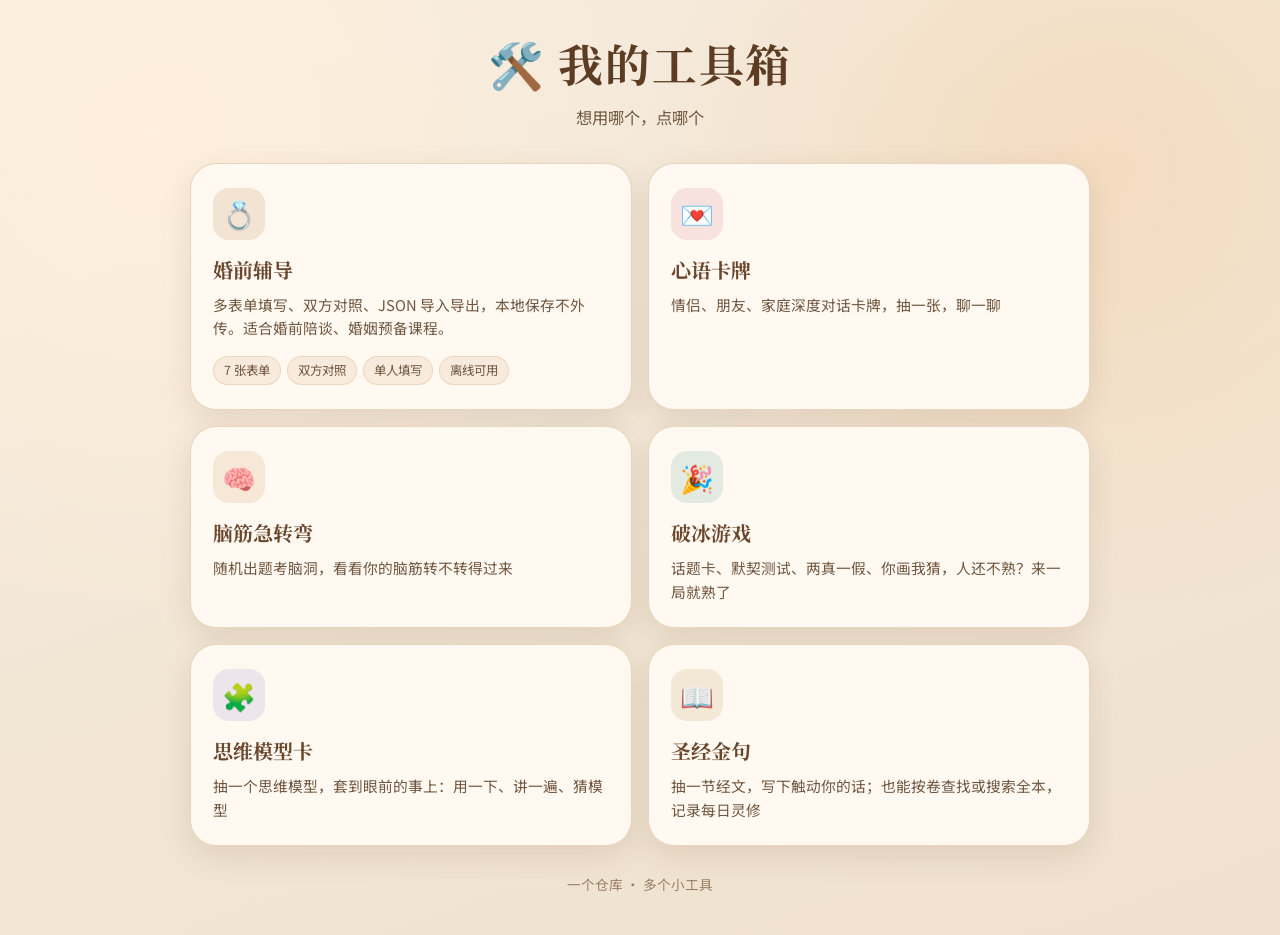
<file: index.html>
<!DOCTYPE html>
<html lang="zh-CN">
<head>
    <meta charset="UTF-8">
    <meta name="viewport" content="width=device-width, initial-scale=1.0">
    <meta name="theme-color" content="#c27a3a">
    <title>我的工具箱</title>
    <link rel="preconnect" href="https://fonts.googleapis.com">
    <link rel="preconnect" href="https://fonts.gstatic.com" crossorigin>
    <link href="https://fonts.googleapis.com/css2?family=Noto+Sans+SC:wght@400;500;600;700&family=Noto+Serif+SC:wght@500;600;700&display=swap" rel="stylesheet">
    <link rel="stylesheet" href="./shared/theme.css">
    <style>

        body {
            font-family: 'Noto Sans SC', 'Microsoft YaHei', sans-serif;
            color: var(--text-primary);
            background:
                radial-gradient(circle at 12% 14%, rgba(255, 240, 220, 0.9) 0%, rgba(255, 240, 220, 0) 36%),
                radial-gradient(circle at 86% 18%, rgba(244, 216, 183, 0.75) 0%, rgba(244, 216, 183, 0) 34%),
                linear-gradient(160deg, var(--bg-main) 0%, var(--bg-secondary) 100%);
            /* 背景画在 body 上，内容比视口矮时下方会露白出现接缝，
               撑满视口高度让渐变覆盖整屏 */
            min-height: 100vh;
            min-height: 100dvh;
            display: flex;
            justify-content: center;
            padding: 28px 18px calc(40px + env(safe-area-inset-bottom));
            line-height: 1.55;
            -webkit-tap-highlight-color: transparent;
            transition: background 0.26s ease, color 0.2s ease;
        }

        .container { width: 100%; max-width: 900px; }
        header { text-align: center; margin-bottom: 32px; animation: rise-in 0.5s ease-out both; }

        header h1 {
            font-family: 'Noto Serif SC', 'Songti SC', serif;
            font-size: clamp(2rem, 4.3vw, 2.8rem);
            letter-spacing: 0.04em;
            color: #5c3d24;
            margin-bottom: 8px;
        }

        header p { color: var(--text-secondary); font-size: 1.02rem; }

        /* ---- 工具网格：6 个工具，桌面 2 列 × 3 行 ---- */
        .tool-grid {
            display: grid;
            grid-template-columns: repeat(2, 1fr);
            gap: 16px;
        }

        .tool-card {
            display: flex;
            flex-direction: column;
            position: relative;
            overflow: hidden;
            background: var(--paper);
            border: 1px solid rgba(228, 204, 176, 0.78);
            box-shadow: var(--shadow-soft);
            border-radius: var(--radius-xl);
            padding: 24px 22px;
            min-height: 168px;
            text-decoration: none;
            color: inherit;
            transition: transform 0.2s cubic-bezier(0.2, 0.8, 0.2, 1), box-shadow 0.2s ease, border-color 0.2s ease;
            animation: rise-in 0.6s ease-out both;
        }

        .tool-card:nth-child(1) { animation-delay: 0s; }
        .tool-card:nth-child(2) { animation-delay: 0.08s; }
        .tool-card:nth-child(3) { animation-delay: 0.16s; }
        .tool-card:nth-child(4) { animation-delay: 0.24s; }
        .tool-card:nth-child(5) { animation-delay: 0.32s; }
        .tool-card:nth-child(6) { animation-delay: 0.4s; }

        .tool-card:hover {
            transform: translateY(-3px);
            box-shadow: 0 16px 34px rgba(95, 60, 25, 0.16);
            border-color: var(--accent-soft, #e7c6a2);
        }
        .tool-card:focus-visible { outline: 2px solid #b96a2b; outline-offset: 2px; }

        /* 图标放在小块彩色底板里，每个工具一个色相 */
        .tool-card .icon {
            flex: none;
            width: 52px;
            height: 52px;
            display: flex;
            align-items: center;
            justify-content: center;
            font-size: 1.7rem;
            line-height: 1;
            border-radius: 16px;
            background: var(--tile-bg, rgba(194, 122, 58, 0.13));
            margin-bottom: 14px;
        }

        .tool-card h2 {
            font-family: 'Noto Serif SC', 'Songti SC', serif;
            color: #69462c;
            font-size: 1.25rem;
            margin-bottom: 8px;
        }

        .tool-card p { font-size: 0.92rem; color: var(--text-secondary); line-height: 1.6; }

        /* 主格底部的功能小标签 */
        .tool-card .chips {
            display: flex;
            flex-wrap: wrap;
            gap: 6px;
            margin-top: auto;
            padding-top: 16px;
        }
        .tool-card .chips span {
            font-size: 0.78rem;
            color: var(--text-secondary);
            background: rgba(194, 122, 58, 0.11);
            border: 1px solid rgba(194, 122, 58, 0.18);
            padding: 4px 10px;
            border-radius: 999px;
        }
        /* 主格的「点这里」提示，靠右下 */
        .tool-card .enter {
            position: absolute;
            right: 24px;
            bottom: 22px;
            font-size: 1.1rem;
            color: var(--accent);
            opacity: 0;
            transform: translateX(-6px);
            transition: opacity 0.2s ease, transform 0.2s ease;
        }
        .tool-card:hover .enter,
        .tool-card:focus-visible .enter {
            opacity: 1;
            transform: translateX(0);
        }

        .footer-note {
            text-align: center;
            color: var(--text-muted);
            font-size: 0.85rem;
            margin-top: 28px;
            animation: rise-in 0.7s ease-out both;
        }

        @keyframes rise-in {
            from { opacity: 0; transform: translateY(14px); }
            to { opacity: 1; transform: translateY(0); }
        }

        /* 平板：保持两列，格子更紧凑 */
        @media (max-width: 860px) {
            .tool-grid { gap: 14px; }
            .tool-card { padding: 22px 20px; }
        }

        /* 手机：单列，全部等宽 */
        @media (max-width: 600px) {
            body { padding: 16px 12px calc(26px + env(safe-area-inset-bottom)); }
            header { margin-bottom: 24px; }
            .tool-grid { grid-template-columns: 1fr; }
            .tool-card { padding: 22px 20px; min-height: 0; }
            .tool-card .enter { display: none; }
        }

        @media (prefers-reduced-motion: reduce) {
            *, *::before, *::after { animation: none !important; transition: none !important; }
        }

        :root[data-theme='dark'] .tool-card h2 { color: #ecd2b5; }
        :root[data-theme='dark'] .tool-card .chips span {
            background: rgba(214, 154, 92, 0.14);
            border-color: rgba(214, 154, 92, 0.24);
        }
    </style>
</head>
<body>
    <div class="container">
        <header>
            <h1>🛠️ 我的工具箱</h1>
            <p>想用哪个，点哪个</p>
        </header>
        <div class="tool-grid">
            <a class="tool-card" href="./premarital/" style="--tile-bg: rgba(168, 100, 40, 0.15)">
                <div class="icon">💍</div>
                <h2>婚前辅导</h2>
                <p>多表单填写、双方对照、JSON 导入导出，本地保存不外传。适合婚前陪谈、婚姻预备课程。</p>
                <div class="chips">
                    <span>7 张表单</span>
                    <span>双方对照</span>
                    <span>单人填写</span>
                    <span>离线可用</span>
                </div>
                <span class="enter" aria-hidden="true">→</span>
            </a>
            <a class="tool-card" href="./heart-talk/" style="--tile-bg: rgba(194, 85, 122, 0.14)">
                <div class="icon">💌</div>
                <h2>心语卡牌</h2>
                <p>情侣、朋友、家庭深度对话卡牌，抽一张，聊一聊</p>
            </a>
            <a class="tool-card" href="./brain-teaser/" style="--tile-bg: rgba(194, 122, 58, 0.14)">
                <div class="icon">🧠</div>
                <h2>脑筋急转弯</h2>
                <p>随机出题考脑洞，看看你的脑筋转不转得过来</p>
            </a>
            <a class="tool-card" href="./icebreaker/" style="--tile-bg: rgba(58, 143, 138, 0.14)">
                <div class="icon">🎉</div>
                <h2>破冰游戏</h2>
                <p>话题卡、默契测试、两真一假、你画我猜，人还不熟？来一局就熟了</p>
            </a>
            <a class="tool-card" href="./mental-models/" style="--tile-bg: rgba(122, 106, 194, 0.14)">
                <div class="icon">🧩</div>
                <h2>思维模型卡</h2>
                <p>抽一个思维模型，套到眼前的事上：用一下、讲一遍、猜模型</p>
            </a>
            <a class="tool-card" href="./bible/" style="--tile-bg: rgba(176, 132, 62, 0.15)">
                <div class="icon">📖</div>
                <h2>圣经金句</h2>
                <p>抽一节经文，写下触动你的话；也能按卷查找或搜索全本，记录每日灵修</p>
            </a>
        </div>
        <div class="footer-note">一个仓库 · 多个小工具</div>
    </div>
    <script>
        // 夜间护眼模式（与各工具一致）
        (function () {
            const saved = (function () { try { return localStorage.getItem('brain-teaser-theme') || localStorage.getItem('theme'); } catch (e) { return null; } })();
            const prefersDark = window.matchMedia && window.matchMedia('(prefers-color-scheme: dark)').matches;
            document.documentElement.setAttribute('data-theme', saved || (prefersDark ? 'dark' : 'light'));
        })();
    </script>
</body>
</html>
</file>
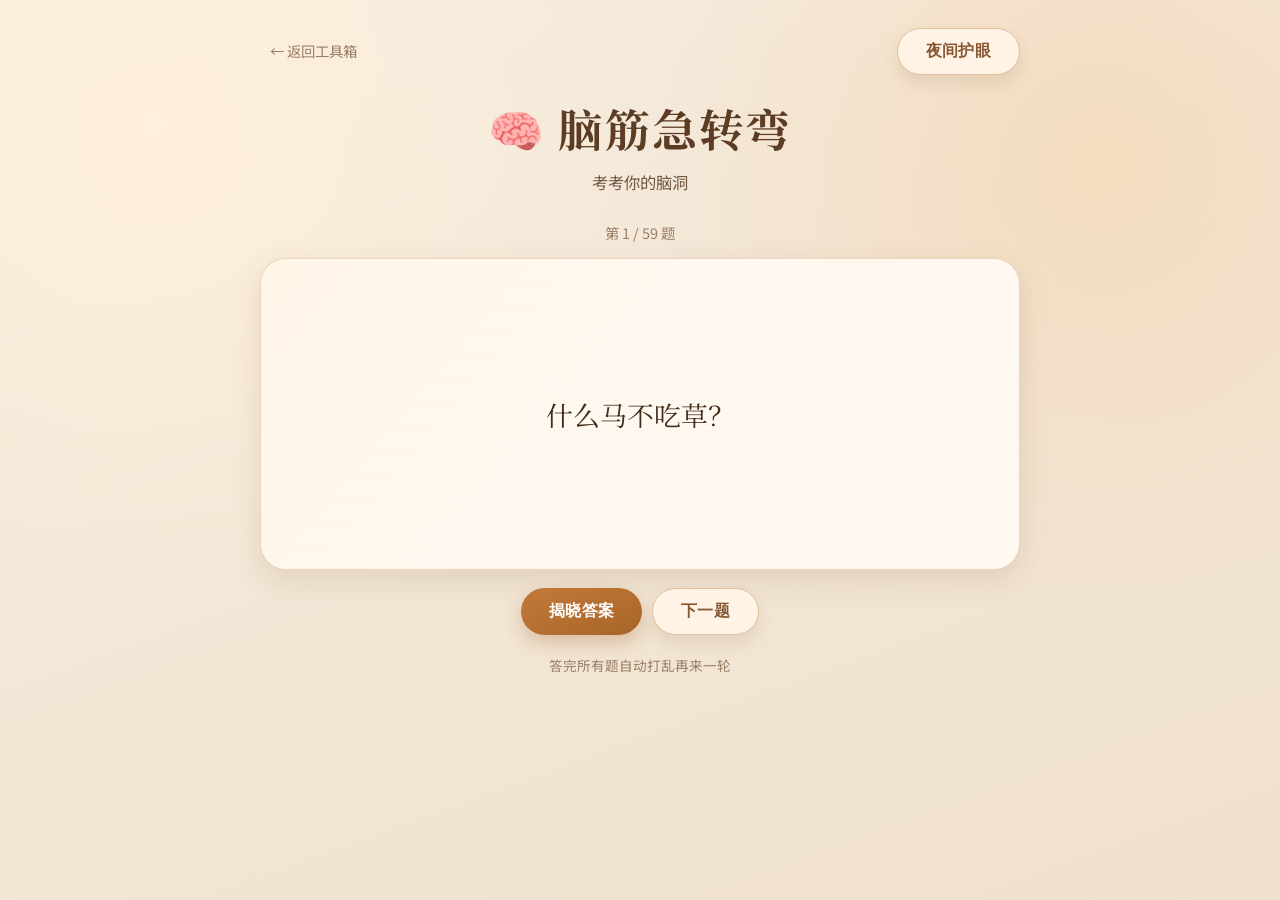
<file: brain-teaser/index.html>
<!DOCTYPE html>
<html lang="zh-CN">
<head>
    <meta charset="UTF-8">
    <meta name="viewport" content="width=device-width, initial-scale=1.0">
    <meta name="theme-color" content="#c27a3a">
    <meta name="apple-mobile-web-app-capable" content="yes">
    <meta name="apple-mobile-web-app-status-bar-style" content="default">
    <meta name="apple-mobile-web-app-title" content="脑筋急转弯">
    <link rel="apple-touch-icon" href="../heart-talk/icons/icon-192.png">
    <title>脑筋急转弯</title>
    <link rel="preconnect" href="https://fonts.googleapis.com">
    <link rel="preconnect" href="https://fonts.gstatic.com" crossorigin>
    <link href="https://fonts.googleapis.com/css2?family=Noto+Sans+SC:wght@400;500;600;700&family=Noto+Serif+SC:wght@500;600;700&display=swap" rel="stylesheet">
    <link rel="stylesheet" href="../shared/theme.css">
    <style>


        body {
            font-family: 'Noto Sans SC', 'Microsoft YaHei', sans-serif;
            color: var(--text-primary);
            background:
                radial-gradient(circle at 12% 14%, rgba(255, 240, 220, 0.9) 0%, rgba(255, 240, 220, 0) 36%),
                radial-gradient(circle at 86% 18%, rgba(244, 216, 183, 0.75) 0%, rgba(244, 216, 183, 0) 34%),
                linear-gradient(160deg, var(--bg-main) 0%, var(--bg-secondary) 100%);
            /* 背景画在 body 上，内容比视口矮时下方会露白出现接缝，撑满视口 */
            min-height: 100vh;
            min-height: 100dvh;
            display: flex;
            justify-content: center;
            padding: 28px 18px calc(40px + env(safe-area-inset-bottom));
            line-height: 1.55;
            -webkit-tap-highlight-color: transparent;
            transition: background 0.26s ease, color 0.2s ease;
        }

        .container { width: 100%; max-width: 760px; position: relative; }

        .topbar {
            display: flex;
            justify-content: space-between;
            align-items: center;
            margin-bottom: 18px;
            animation: rise-in 0.4s ease-out both;
        }
        .back-link {
            color: var(--text-muted);
            text-decoration: none;
            font-size: 0.9rem;
            padding: 6px 10px;
            border-radius: 999px;
            transition: color 0.2s ease;
        }
        .back-link:hover { color: var(--accent-strong); }
        .theme-toggle-btn {
            min-width: 104px;
            padding: 9px 14px;
        }

        header { text-align: center; margin-bottom: 26px; animation: rise-in 0.5s ease-out both; }

        header h1 {
            font-family: 'Noto Serif SC', 'Songti SC', serif;
            font-size: clamp(2rem, 4.3vw, 2.8rem);
            letter-spacing: 0.04em;
            color: #5c3d24;
            margin-bottom: 8px;
        }

        header p { color: var(--text-secondary); font-size: 1.02rem; }

        .progress {
            text-align: center;
            color: var(--text-muted);
            font-size: 0.9rem;
            margin-bottom: 14px;
            animation: rise-in 0.55s ease-out both;
        }

        .card-container {
            background: var(--paper);
            border: 1px solid rgba(228, 204, 176, 0.78);
            box-shadow: var(--shadow-soft);
            border-radius: var(--radius-xl);
            padding: 34px 28px;
            min-height: 312px;
            margin-bottom: 18px;
            position: relative;
            overflow: hidden;
            display: flex;
            flex-direction: column;
            justify-content: center;
            animation: rise-in 0.6s ease-out both;
        }

        .card-container::before {
            content: '';
            position: absolute;
            inset: 0;
            pointer-events: none;
            background:
                linear-gradient(130deg, rgba(255, 244, 228, 0.75) 0%, rgba(255, 244, 228, 0) 46%),
                repeating-linear-gradient(0deg, rgba(191, 147, 107, 0.035) 0, rgba(191, 147, 107, 0.035) 1px, transparent 1px, transparent 6px);
        }

        .question, .answer { position: relative; z-index: 1; }

        .question {
            font-family: 'Noto Serif SC', 'Songti SC', serif;
            font-size: clamp(1.28rem, 2.7vw, 1.68rem);
            line-height: 1.75;
            color: #422c1a;
            text-align: center;
        }

        .answer {
            margin-top: 24px;
            padding: 16px 20px;
            border-radius: var(--radius-md);
            background: var(--paper-strong);
            border: 1px dashed #d9b98f;
            color: #65472f;
            font-size: 1.05rem;
            text-align: center;
            line-height: 1.7;
            display: none;
        }
        .answer.show { display: block; animation: pop-in 0.24s ease-out; }

        .controls {
            display: flex;
            justify-content: center;
            flex-wrap: wrap;
            gap: 10px;
            margin-bottom: 20px;
            animation: rise-in 0.65s ease-out both;
        }

        .btn {
            border: none;
            border-radius: 999px;
            min-height: 44px;
            padding: 12px 28px;
            font-size: 0.98rem;
            font-weight: 600;
            cursor: pointer;
            letter-spacing: 0.02em;
            transition: transform 0.18s cubic-bezier(0.2, 0.8, 0.2, 1), box-shadow 0.2s ease, filter 0.2s ease;
        }
        .btn:hover { transform: translateY(-1px); }
        .btn:active { transform: translateY(0) scale(0.98); }
        .btn {
            background: linear-gradient(160deg, var(--accent) 0%, var(--accent-strong) 100%);
            color: #fff;
            box-shadow: 0 8px 18px rgba(166, 98, 38, 0.3);
        }
        .btn-secondary {
            background: #fff3e5;
            color: #875734;
            border: 1px solid #e0bf9b;
            box-shadow: 0 8px 16px rgba(113, 76, 40, 0.12);
        }
        .btn:focus-visible { outline: 2px solid #b96a2b; outline-offset: 2px; }

        .footer-note {
            text-align: center;
            color: var(--text-muted);
            font-size: 0.85rem;
            animation: rise-in 0.7s ease-out both;
        }

        @keyframes rise-in {
            from { opacity: 0; transform: translateY(14px); }
            to { opacity: 1; transform: translateY(0); }
        }
        @keyframes pop-in {
            from { opacity: 0; transform: translateY(10px) scale(0.98); }
            to { opacity: 1; transform: translateY(0) scale(1); }
        }

        @media (max-width: 600px) {
            body { padding: 16px 12px calc(26px + env(safe-area-inset-bottom)); }
            header { margin-bottom: 18px; }
            header p { font-size: 0.95rem; }
            .card-container { padding: 26px 18px; min-height: 280px; }
            .question { font-size: clamp(1.12rem, 4.7vw, 1.35rem); line-height: 1.66; }
            .btn { width: 100%; min-height: 46px; padding-top: 11px; padding-bottom: 11px; }
            .controls { flex-direction: column; align-items: stretch; gap: 8px; }
        }

        @media (max-width: 360px) {
            body { padding: 14px 10px calc(20px + env(safe-area-inset-bottom)); }
            header h1 { font-size: 1.82rem; letter-spacing: 0.02em; }
            header p { font-size: 0.9rem; }
            .card-container { min-height: 248px; padding: 20px 14px; }
            .question { font-size: 1.05rem; line-height: 1.62; }
            .btn { min-height: 46px; font-size: 0.94rem; }
        }

        @media (prefers-reduced-motion: reduce) {
            *, *::before, *::after { animation: none !important; transition: none !important; }
        }

        :root[data-theme='dark'] .question { color: #f7e7d2; }
        :root[data-theme='dark'] .answer {
            background: #32281f;
            border-color: #5b4835;
            color: #e8d4bd;
        }
    </style>
</head>
<body>
    <div class="container">
        <div class="topbar">
            <a class="back-link" href="../">← 返回工具箱</a>
            <button class="btn-secondary btn theme-toggle-btn" id="themeToggleBtn" type="button" aria-label="切换夜间护眼模式">夜间护眼</button>
        </div>
        <header>
            <h1>🧠 脑筋急转弯</h1>
            <p>考考你的脑洞</p>
        </header>
        <div class="progress" id="progress"></div>
        <div class="card-container">
            <div class="question" id="question"></div>
            <div class="answer" id="answer"></div>
        </div>
        <div class="controls">
            <button class="btn" id="revealBtn">揭晓答案</button>
            <button class="btn btn-secondary" id="nextBtn">下一题</button>
        </div>
        <div class="footer-note">答完所有题自动打乱再来一轮</div>
    </div>
    <script>
        const QUESTIONS = [
            { q: "什么东西越洗越脏？", a: "水" },
            { q: "天气越热，什么东西爬得越高？", a: "温度计" },
            { q: "什么东西倒立后会增加一半？", a: "数字 6（倒过来是 9）" },
            { q: "什么东西越晒越湿？", a: "冰" },
            { q: "什么路最窄？", a: "冤家路窄" },
            { q: "什么门永远关不上？", a: "球门" },
            { q: "什么书最贵？", a: "结婚证书" },
            { q: "什么书买不到？", a: "遗书" },
            { q: "什么车不能开？", a: "风车" },
            { q: "什么车最长？", a: "塞车（堵车）" },
            { q: "什么布剪不断？", a: "瀑布" },
            { q: "什么马不吃草？", a: "木马" },
            { q: "什么老鼠不怕猫？", a: "米老鼠" },
            { q: "什么猫不抓老鼠？", a: "熊猫" },
            { q: "什么狗不咬人？", a: "热狗" },
            { q: "什么牛不吃草？", a: "蜗牛" },
            { q: "什么鸡不下蛋？", a: "公鸡" },
            { q: "什么人一年只上一天班？", a: "圣诞老人" },
            { q: "什么花没有枝？", a: "雪花（烟花）" },
            { q: "什么蛋不能吃？", a: "笨蛋（脸蛋）" },
            { q: "什么鱼不能吃？", a: "木鱼" },
            { q: "什么瓜不能吃？", a: "傻瓜" },
            { q: "什么杯不能喝水？", a: "奖杯" },
            { q: "什么伞不能遮雨？", a: "降落伞" },
            { q: "什么表不能看时间？", a: "水表" },
            { q: "什么床不能睡？", a: "河床" },
            { q: "什么桥不能过人？", a: "彩虹桥" },
            { q: "什么网不能捕鱼？", a: "互联网" },
            { q: "什么帽不能戴？", a: "螺丝帽" },
            { q: "什么纸不能写字？", a: "砂纸" },
            { q: "什么竹子不长叶？", a: "爆竹" },
            { q: "什么门最受欢迎？", a: "热门" },
            { q: "什么头没有脸？", a: "馒头" },
            { q: "什么东西有头没脚？", a: "枕头" },
            { q: "什么东西有五个手指却不会干活？", a: "手套" },
            { q: "什么东西有牙却不能咬？", a: "齿轮" },
            { q: "什么东西有嘴不会说话？", a: "茶壶" },
            { q: "什么东西有脚却不会走路？", a: "桌子椅子" },
            { q: "什么东西越剪越大？", a: "洞" },
            { q: "什么东西打破才能用？", a: "鸡蛋" },
            { q: "什么东西越洗越小？", a: "肥皂" },
            { q: "什么东西你打死也不吃？", a: "亏（吃亏）" },
            { q: "什么灯最省电？", a: "关着的灯" },
            { q: "什么山没人敢爬？", a: "刀山" },
            { q: "什么海没有水？", a: "辞海" },
            { q: "什么河没有水？", a: "银河" },
            { q: "什么老虎不吃人？", a: "纸老虎" },
            { q: "什么动物的屁股最危险？", a: "老虎（老虎屁股摸不得）" },
            { q: "什么动物站着睡觉？", a: "马" },
            { q: "什么动物有九条命？", a: "猫" },
            { q: "什么动物最怕老鼠？", a: "大象" },
            { q: "什么植物最害羞？", a: "含羞草" },
            { q: "什么动物没有方向感？", a: "麋鹿（迷路）" },
            { q: "什么字人人都会写错？", a: "「错」字" },
            { q: "早晨四条腿、中午两条腿、晚上三条腿的是什么？", a: "人（婴儿爬、成人走、老人拄拐）" },
            { q: "什么数去掉头是十三，去掉尾是四十？", a: "四十三" },
            { q: "什么时候 1+1 不等于 2？", a: "算错的时候" },
            { q: "什么东西没有嘴却能说话？", a: "回声" },
            { q: "什么东西有尾巴却不会摇？", a: "彗星" },
        ];
        const $ = (id) => document.getElementById(id);
        let queue = [];

        // 夜间护眼模式（与心语卡牌一致）
        function applyTheme(theme) {
            document.documentElement.setAttribute('data-theme', theme);
            $("themeToggleBtn").textContent = theme === 'dark' ? '暖色模式' : '夜间护眼';
            $("themeToggleBtn").setAttribute('aria-pressed', String(theme === 'dark'));
            try { localStorage.setItem('brain-teaser-theme', theme); } catch (e) {}
        }
        $("themeToggleBtn").addEventListener('click', () => {
            const current = document.documentElement.getAttribute('data-theme') === 'dark' ? 'dark' : 'light';
            applyTheme(current === 'dark' ? 'light' : 'dark');
        });
        (function initTheme() {
            let saved = null;
            try { saved = localStorage.getItem('brain-teaser-theme'); } catch (e) {}
            const prefersDark = window.matchMedia && window.matchMedia('(prefers-color-scheme: dark)').matches;
            applyTheme(saved || (prefersDark ? 'dark' : 'light'));
        })();

        function shuffle(arr) {
            for (let i = arr.length - 1; i > 0; i--) {
                const j = Math.floor(Math.random() * (i + 1));
                [arr[i], arr[j]] = [arr[j], arr[i]];
            }
            return arr;
        }
        function next() {
            if (!queue.length) queue = shuffle(QUESTIONS.slice());
            const item = queue.pop();
            $("answer").classList.remove("show");
            $("revealBtn").textContent = "揭晓答案";
            $("question").textContent = item.q;
            $("answer").textContent = "答案：" + item.a;
            const done = QUESTIONS.length - queue.length;
            $("progress").textContent = `第 ${done} / ${QUESTIONS.length} 题`;
        }
        $("revealBtn").addEventListener("click", () => {
            $("answer").classList.add("show");
            $("revealBtn").textContent = "已揭晓";
        });
        $("nextBtn").addEventListener("click", next);
        next();
    </script>
</body>
</html>
</file>
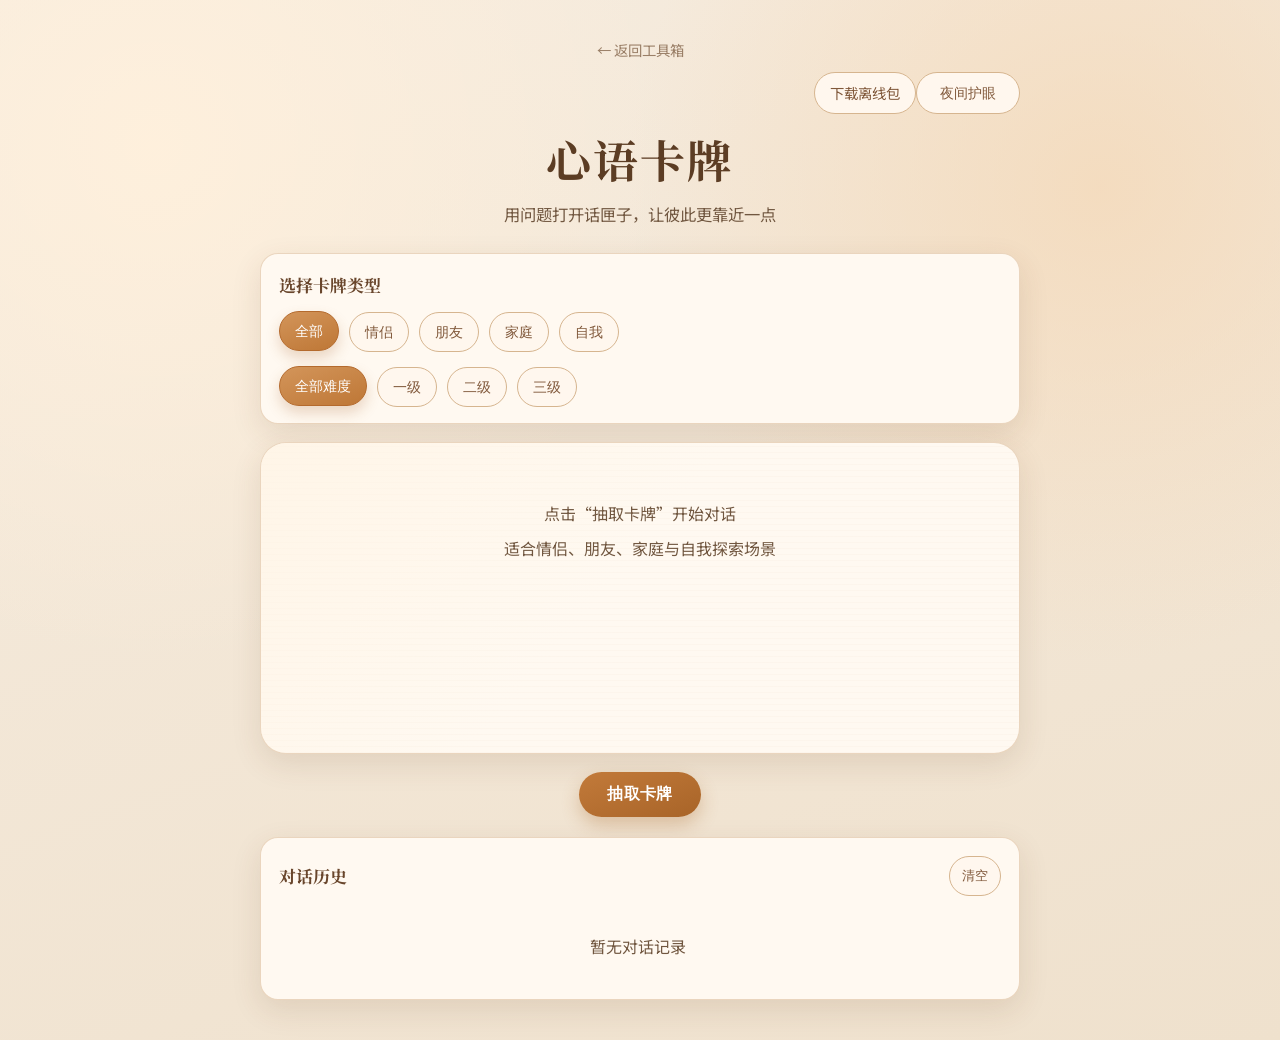
<file: heart-talk/index.html>
﻿<!DOCTYPE html>
<html lang="zh-CN">
<head>
    <meta charset="UTF-8">
    <meta name="viewport" content="width=device-width, initial-scale=1.0">
    <meta name="theme-color" content="#c27a3a">
    <meta name="apple-mobile-web-app-capable" content="yes">
    <meta name="apple-mobile-web-app-status-bar-style" content="default">
    <meta name="apple-mobile-web-app-title" content="心语卡牌">
    <link rel="manifest" href="./manifest.webmanifest">
    <link rel="apple-touch-icon" href="./icons/icon-192.png">
    <title>心语卡牌</title>
    <link rel="preconnect" href="https://fonts.googleapis.com">
    <link rel="preconnect" href="https://fonts.gstatic.com" crossorigin>
    <link href="https://fonts.googleapis.com/css2?family=Noto+Sans+SC:wght@400;500;600;700&family=Noto+Serif+SC:wght@500;600;700&display=swap" rel="stylesheet">
    <link rel="stylesheet" href="../shared/theme.css">
    <link rel="stylesheet" href="./src/styles.css">
</head>
<body>
    <div class="container">
        <header>
            <a class="back-link" href="../">← 返回工具箱</a>
            <div class="theme-switch-wrap">
                <a class="filter-btn" href="./heart-talk-cards-offline.html" download style="text-decoration:none;display:inline-flex;align-items:center;">下载离线包</a>
                <button class="filter-btn theme-toggle-btn" id="themeToggleBtn" type="button" aria-label="切换夜间护眼模式">夜间护眼</button>
            </div>
            <h1>心语卡牌</h1>
            <p>用问题打开话匣子，让彼此更靠近一点</p>
        </header>

        <div class="filter-section">
            <h3>选择卡牌类型</h3>
            <div class="filter-buttons" id="categoryFilters">
                <button class="filter-btn active" data-category="all">全部</button>
                <button class="filter-btn" data-category="couple">情侣</button>
                <button class="filter-btn" data-category="friend">朋友</button>
                <button class="filter-btn" data-category="family">家庭</button>
                <button class="filter-btn" data-category="self">自我</button>
            </div>
            <div class="filter-buttons" style="margin-top: 15px;" id="levelFilters">
                <button class="filter-btn active" data-level="all">全部难度</button>
                <button class="filter-btn" data-level="1">一级</button>
                <button class="filter-btn" data-level="2">二级</button>
                <button class="filter-btn" data-level="3">三级</button>
            </div>
        </div>

        <div class="card-container" id="cardContainer">
            <div class="empty-state" id="emptyState">
                <p>点击“抽取卡牌”开始对话</p>
                <p>适合情侣、朋友、家庭与自我探索场景</p>
            </div>
            <div id="cardContent" style="display: none;">
                <div class="card-category" id="cardCategory"></div>
                <div class="card-level" id="cardLevel"></div>
                <div class="card-question" id="cardQuestion"></div>
            </div>
        </div>

        <div class="controls">
            <button class="btn" id="drawBtn">抽取卡牌</button>
            <button class="btn btn-secondary" id="saveBtn" style="display: none;">保存回答</button>
            <button class="btn btn-secondary" id="shareBtn" style="display: none;">分享</button>
        </div>

        <div class="history-section">
            <h3>
                对话历史
                <button class="filter-btn" id="clearHistoryBtn" style="font-size: 0.8rem; padding: 5px 12px;">清空</button>
            </h3>
            <div class="history-list" id="historyList">
                <div class="empty-state">
                    <p>暂无对话记录</p>
                </div>
            </div>
        </div>
    </div>

    <div class="modal" id="saveModal">
        <div class="modal-content">
            <h3>你的回答</h3>
            <p id="saveModalQuestion" style="margin-bottom: 15px; color: #6b7280;"></p>
            <textarea id="answerInput" placeholder="写下你的思考和感受..."></textarea>
            <button class="btn" id="confirmSaveBtn">保存</button>
            <button class="btn btn-secondary" id="cancelSaveBtn">取消</button>
        </div>
    </div>

    <div class="modal" id="shareModal">
        <div class="modal-content">
            <h3>分享这张卡牌</h3>
            <div class="share-preview" id="sharePreview">
                <div class="question" id="shareQuestion"></div>
                <div class="answer" id="shareAnswer"></div>
            </div>
            <button class="btn" id="copyShareBtn">复制内容</button>
            <button class="btn btn-secondary" id="closeShareBtn">关闭</button>
        </div>
    </div>

    <div class="modal" id="confirmModal">
        <div class="modal-content">
            <h3>请确认操作</h3>
            <p id="confirmMessage" style="margin-bottom: 16px; color: #6b7280;"></p>
            <div class="modal-actions">
                <button class="btn btn-secondary" id="confirmCancelBtn">取消</button>
                <button class="btn" id="confirmOkBtn">确认</button>
            </div>
        </div>
    </div>

    <div id="toastContainer" aria-live="polite" aria-atomic="true"></div>

    <script src="./src/pwa.js"></script>
    <script type="module" src="./src/main.js"></script>
</body>
</html>
</file>
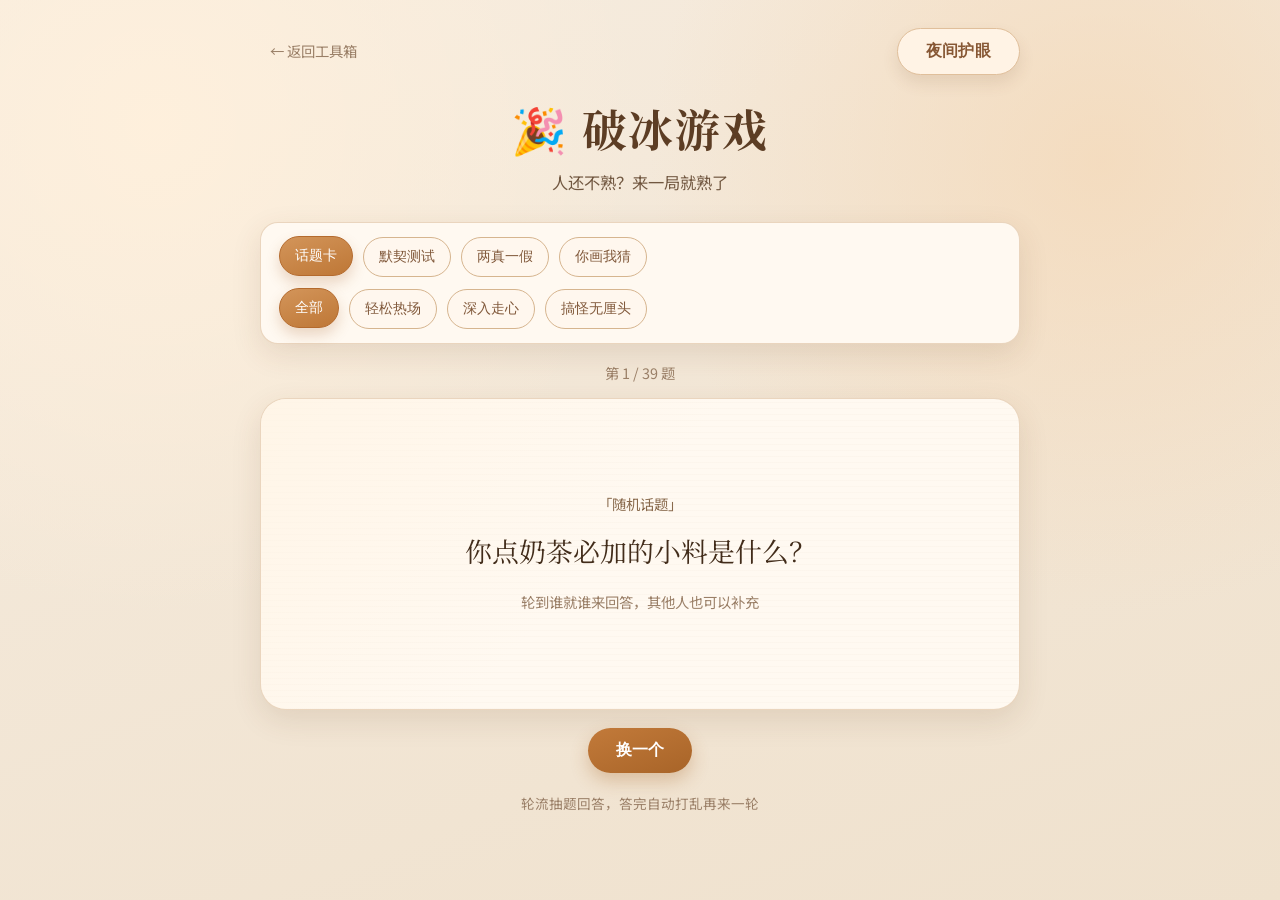
<file: icebreaker/index.html>
<!DOCTYPE html>
<html lang="zh-CN">
<head>
    <meta charset="UTF-8">
    <meta name="viewport" content="width=device-width, initial-scale=1.0">
    <meta name="theme-color" content="#c27a3a">
    <meta name="apple-mobile-web-app-capable" content="yes">
    <meta name="apple-mobile-web-app-status-bar-style" content="default">
    <meta name="apple-mobile-web-app-title" content="破冰游戏">
    <link rel="apple-touch-icon" href="../heart-talk/icons/icon-192.png">
    <title>破冰游戏</title>
    <link rel="preconnect" href="https://fonts.googleapis.com">
    <link rel="preconnect" href="https://fonts.gstatic.com" crossorigin>
    <link href="https://fonts.googleapis.com/css2?family=Noto+Sans+SC:wght@400;500;600;700&family=Noto+Serif+SC:wght@500;600;700&display=swap" rel="stylesheet">
    <link rel="stylesheet" href="../shared/theme.css">
    <style>


        body {
            font-family: 'Noto Sans SC', 'Microsoft YaHei', sans-serif;
            color: var(--text-primary);
            background:
                radial-gradient(circle at 12% 14%, rgba(255, 240, 220, 0.9) 0%, rgba(255, 240, 220, 0) 36%),
                radial-gradient(circle at 86% 18%, rgba(244, 216, 183, 0.75) 0%, rgba(244, 216, 183, 0) 34%),
                linear-gradient(160deg, var(--bg-main) 0%, var(--bg-secondary) 100%);
            /* 背景画在 body 上，内容比视口矮时下方会露白出现接缝，撑满视口 */
            min-height: 100vh;
            min-height: 100dvh;
            display: flex;
            justify-content: center;
            padding: 28px 18px calc(40px + env(safe-area-inset-bottom));
            line-height: 1.55;
            -webkit-tap-highlight-color: transparent;
            transition: background 0.26s ease, color 0.2s ease;
        }

        .container { width: 100%; max-width: 760px; position: relative; }

        .topbar {
            display: flex;
            justify-content: space-between;
            align-items: center;
            margin-bottom: 18px;
            animation: rise-in 0.4s ease-out both;
        }
        .back-link {
            color: var(--text-muted);
            text-decoration: none;
            font-size: 0.9rem;
            padding: 6px 10px;
            border-radius: 999px;
            transition: color 0.2s ease;
        }
        .back-link:hover { color: var(--accent-strong); }
        .theme-toggle-btn { min-width: 104px; padding: 9px 14px; }

        header { text-align: center; margin-bottom: 26px; animation: rise-in 0.5s ease-out both; }

        header h1 {
            font-family: 'Noto Serif SC', 'Songti SC', serif;
            font-size: clamp(2rem, 4.3vw, 2.8rem);
            letter-spacing: 0.04em;
            color: #5c3d24;
            margin-bottom: 8px;
        }

        header p { color: var(--text-secondary); font-size: 1.02rem; }

        .mode-section {
            background: var(--paper);
            border: 1px solid rgba(228, 204, 176, 0.78);
            box-shadow: var(--shadow-soft);
            border-radius: var(--radius-lg);
            padding: 14px 18px;
            margin-bottom: 18px;
            animation: rise-in 0.55s ease-out both;
        }
        .filter-buttons { display: flex; flex-wrap: wrap; gap: 10px; }
        .filter-btn {
            border: 1px solid #d6b58f;
            background: #fff7ee;
            color: #80583a;
            border-radius: 999px;
            padding: 9px 15px;
            font-size: 0.9rem;
            min-height: 40px;
            cursor: pointer;
            transition: transform 0.18s cubic-bezier(0.2, 0.8, 0.2, 1), box-shadow 0.18s ease, background-color 0.2s ease, color 0.2s ease, border-color 0.2s ease;
        }
        .filter-btn:hover, .filter-btn.active {
            background: linear-gradient(160deg, #d3955a 0%, #be7736 100%);
            color: #fff;
            border-color: #b46a2d;
            box-shadow: 0 7px 14px rgba(167, 101, 44, 0.24);
            transform: translateY(-1px);
        }
        .filter-btn:active { transform: scale(0.98); }

        .progress {
            text-align: center;
            color: var(--text-muted);
            font-size: 0.9rem;
            margin-bottom: 14px;
            animation: rise-in 0.55s ease-out both;
        }

        .card-container {
            background: var(--paper);
            border: 1px solid rgba(228, 204, 176, 0.78);
            box-shadow: var(--shadow-soft);
            border-radius: var(--radius-xl);
            padding: 34px 28px;
            min-height: 312px;
            margin-bottom: 18px;
            position: relative;
            overflow: hidden;
            display: flex;
            flex-direction: column;
            justify-content: center;
            animation: rise-in 0.6s ease-out both;
        }

        .card-container::before {
            content: '';
            position: absolute;
            inset: 0;
            pointer-events: none;
            background:
                linear-gradient(130deg, rgba(255, 244, 228, 0.75) 0%, rgba(255, 244, 228, 0) 46%),
                repeating-linear-gradient(0deg, rgba(191, 147, 107, 0.035) 0, rgba(191, 147, 107, 0.035) 1px, transparent 1px, transparent 6px);
        }

        .card-category, .card-content, .card-hint { position: relative; z-index: 1; }

        .card-category {
            font-size: 0.9rem;
            color: #896a4d;
            margin-bottom: 12px;
            text-align: center;
        }

        .card-content {
            font-family: 'Noto Serif SC', 'Songti SC', serif;
            font-size: clamp(1.28rem, 2.7vw, 1.68rem);
            line-height: 1.75;
            color: #422c1a;
            text-align: center;
        }
        .card-content.word {
            font-size: clamp(1.6rem, 4vw, 2.4rem);
            font-weight: 700;
            letter-spacing: 0.06em;
        }
        .card-content.masked {
            color: #b49b7e;
            letter-spacing: 0.2em;
        }

        .card-hint {
            margin-top: 16px;
            color: var(--text-muted);
            font-size: 0.9rem;
            text-align: center;
            line-height: 1.7;
        }

        .controls {
            display: flex;
            justify-content: center;
            flex-wrap: wrap;
            gap: 10px;
            margin-bottom: 20px;
            animation: rise-in 0.65s ease-out both;
        }

        .btn {
            border: none;
            border-radius: 999px;
            min-height: 44px;
            padding: 12px 28px;
            font-size: 0.98rem;
            font-weight: 600;
            cursor: pointer;
            letter-spacing: 0.02em;
            transition: transform 0.18s cubic-bezier(0.2, 0.8, 0.2, 1), box-shadow 0.2s ease, filter 0.2s ease;
        }
        .btn:hover { transform: translateY(-1px); }
        .btn:active { transform: translateY(0) scale(0.98); }
        .btn {
            background: linear-gradient(160deg, var(--accent) 0%, var(--accent-strong) 100%);
            color: #fff;
            box-shadow: 0 8px 18px rgba(166, 98, 38, 0.3);
        }
        .btn-secondary {
            background: #fff3e5;
            color: #875734;
            border: 1px solid #e0bf9b;
            box-shadow: 0 8px 16px rgba(113, 76, 40, 0.12);
        }
        .btn:focus-visible { outline: 2px solid #b96a2b; outline-offset: 2px; }

        .footer-note {
            text-align: center;
            color: var(--text-muted);
            font-size: 0.85rem;
            animation: rise-in 0.7s ease-out both;
        }

        @keyframes rise-in {
            from { opacity: 0; transform: translateY(14px); }
            to { opacity: 1; transform: translateY(0); }
        }

        @media (max-width: 600px) {
            body { padding: 16px 12px calc(26px + env(safe-area-inset-bottom)); }
            header { margin-bottom: 18px; }
            header p { font-size: 0.95rem; }
            .card-container { padding: 26px 18px; min-height: 280px; }
            .card-content { font-size: clamp(1.12rem, 4.7vw, 1.35rem); line-height: 1.66; }
            .card-content.word { font-size: clamp(1.4rem, 6vw, 1.9rem); }
            .btn { width: 100%; min-height: 46px; padding-top: 11px; padding-bottom: 11px; }
            .controls { flex-direction: column; align-items: stretch; gap: 8px; }
            .filter-btn { min-height: 44px; padding: 8px 14px; }
        }

        @media (max-width: 360px) {
            body { padding: 14px 10px calc(20px + env(safe-area-inset-bottom)); }
            header h1 { font-size: 1.82rem; letter-spacing: 0.02em; }
            header p { font-size: 0.9rem; }
            .card-container { min-height: 248px; padding: 20px 14px; }
            .card-content { font-size: 1.05rem; line-height: 1.62; }
            .card-content.word { font-size: 1.3rem; }
            .btn { min-height: 46px; font-size: 0.94rem; }
        }

        @media (max-width: 420px) {
            .filter-buttons .filter-btn { flex: 1 1 calc(50% - 8px); text-align: center; }
        }

        @media (prefers-reduced-motion: reduce) {
            *, *::before, *::after { animation: none !important; transition: none !important; }
        }

        :root[data-theme='dark'] .card-content { color: #f7e7d2; }
        :root[data-theme='dark'] .card-content.masked { color: #7d6853; }
        :root[data-theme='dark'] .card-category { color: #d4b493; }
    </style>
</head>
<body>
    <div class="container">
        <div class="topbar">
            <a class="back-link" href="../">← 返回工具箱</a>
            <button class="btn-secondary btn theme-toggle-btn" id="themeToggleBtn" type="button" aria-label="切换夜间护眼模式">夜间护眼</button>
        </div>
        <header>
            <h1>🎉 破冰游戏</h1>
            <p>人还不熟？来一局就熟了</p>
        </header>
        <div class="mode-section">
            <div class="filter-buttons" id="modeFilters">
                <button class="filter-btn active" data-mode="card">话题卡</button>
                <button class="filter-btn" data-mode="team">默契测试</button>
                <button class="filter-btn" data-mode="liar">两真一假</button>
                <button class="filter-btn" data-mode="draw">你画我猜</button>
            </div>
            <div class="filter-buttons" id="categoryFilters" style="margin-top: 12px;"></div>
        </div>
        <div class="progress" id="progress"></div>
        <div class="card-container">
            <div class="card-category" id="cardCategory"></div>
            <div class="card-content" id="cardContent"></div>
            <div class="card-hint" id="cardHint"></div>
        </div>
        <div class="controls">
            <button class="btn btn-secondary" id="revealBtn" style="display:none;">我是画手，查看词语</button>
            <button class="btn" id="nextBtn">换一个</button>
        </div>
        <div class="footer-note">轮流抽题回答，答完自动打乱再来一轮</div>
    </div>
    <script>
        const TOPICS = {
            light: [
                "如果明天放假一天，你最想做什么？",
                "你最近循环播放的一首歌是什么？",
                "旅行你更喜欢海边还是山里？",
                "你手机里最近一张照片拍的是什么？",
                "你吃过最奇怪的东西是什么？",
                "假如能瞬间学会一项技能，你选什么？",
                "你小时候的梦想职业是什么？",
                "你最喜欢的早餐是什么？",
                "你养过最难忘的宠物是什么？",
                "你最近一次熬夜是因为什么？",
                "如果只带三样东西去荒岛，你带什么？",
                "你觉得自己最像哪种动物？",
                "你最近在看什么剧、电影或书？",
                "你点奶茶必加的小料是什么？",
                "你做过最勇敢的事是什么？",
            ],
            deep: [
                "你最近一次真正开心是什么时候？因为什么？",
                "有没有一句话一直支撑着你？",
                "你最想感谢的人是谁？想对他或她说什么？",
                "如果可以回到过去，你想对几岁的自己说什么？",
                "你理想中的一天是怎么度过的？",
                "你觉得自己最大的优点是什么？",
                "你最近有什么小烦恼想说出来？",
                "什么样的人会让你觉得相处舒服？",
                "你人生中做过最正确的决定是什么？",
                "你最害怕失去什么？",
                "你希望十年后的自己过着怎样的生活？",
                "你最珍惜的一段关系是什么？为什么？",
            ],
            funny: [
                "如果变成动物一天，你想当什么？为什么？",
                "你微信里最久没联系的好友是谁？",
                "如果世界末日只剩一个群聊，你希望是哪群人？",
                "你最想删掉的「黑历史」是什么？",
                "如果必须和一种食物结婚，你选什么？",
                "你做过最社死的事是什么？",
                "你家里最奇怪的一样东西是什么？",
                "如果可以隐身一天，你会去干嘛？",
                "你手机里最离谱的表情包是什么？",
                "如果人生能存档读档，你最想重来哪一天？",
                "让你连续吃一个月，你选什么菜？",
                "如果给你的好朋友起个外号，你起什么？",
            ],
        };
        const TEAM = [
            "谁是第一个睡着的人？",
            "谁最会砍价？",
            "谁能吃最辣的辣？",
            "谁最可能忘记带钥匙？",
            "谁唱歌最好听？",
            "谁最像操心的老母亲？",
            "谁最可能裸辞去旅行？",
            "谁手机电量最危险？",
            "谁最会讲冷笑话？",
            "谁最像团队里的开心果？",
            "谁最可能迟到？",
            "谁最有「社交牛杂症」？",
            "谁最可能把天聊死？",
            "谁最会藏零食？",
        ];
        const LIAR = [
            "童年糗事",
            "旅行经历",
            "吃过的奇怪食物",
            "曾经的奇葩爱好",
            "上学时期的壮举",
            "和宠物有关的事",
            "隐藏才艺",
            "最离谱的一次意外",
            "家人不知道的秘密爱好",
            "网购踩过的坑",
        ];
        const WORDS = {
            easy: [
                "苹果", "牙刷", "眼镜", "自行车", "飞机", "猫", "狗", "鱼", "太阳", "月亮",
                "房子", "西瓜", "香蕉", "桌子", "椅子", "床", "闹钟", "书包", "蛋糕", "篮球",
                "电脑", "手机", "水杯", "雨伞", "汽车",
            ],
            mid: [
                "吃火锅", "打篮球", "刷牙", "打电话", "洗澡", "弹钢琴", "钓鱼", "开车", "睡懒觉", "大哭",
                "跑步", "游泳", "跳舞", "唱歌", "拍照", "做饭", "扫地", "化妆", "理发", "骑单车",
                "举重", "跳绳", "放风筝", "爬山", "潜水",
            ],
            hard: [
                "画蛇添足", "守株待兔", "掩耳盗铃", "亡羊补牢", "对牛弹琴", "狐假虎威", "刻舟求剑", "拔苗助长",
                "井底之蛙", "杯弓蛇影", "翻白眼", "打呼噜", "扎马步", "打太极", "跳广场舞",
                "点外卖", "堵车", "加班", "相亲", "秀恩爱",
            ],
        };
        const CATS = {
            card: [["all", "全部"], ["light", "轻松热场"], ["deep", "深入走心"], ["funny", "搞怪无厘头"]],
            draw: [["all", "全部"], ["easy", "简单 · 物品"], ["mid", "中等 · 动作"], ["hard", "困难 · 成语"]],
        };
        const CAT_LABEL = {
            card: { all: "随机话题", light: "轻松热场", deep: "深入走心", funny: "搞怪无厘头" },
            draw: { all: "随机词库", easy: "简单 · 物品", mid: "中等 · 动作", hard: "困难 · 成语" },
        };
        const $ = (id) => document.getElementById(id);
        let mode = "card";
        let cat = "all";
        let revealed = false;
        let currentWord = null;
        const queues = { card: {}, team: [], liar: [], draw: {} };

        // 夜间护眼模式（与各工具一致）
        function applyTheme(theme) {
            document.documentElement.setAttribute('data-theme', theme);
            $("themeToggleBtn").textContent = theme === 'dark' ? '暖色模式' : '夜间护眼';
            $("themeToggleBtn").setAttribute('aria-pressed', String(theme === 'dark'));
            try { localStorage.setItem('icebreaker-theme', theme); } catch (e) {}
        }
        $("themeToggleBtn").addEventListener('click', () => {
            const current = document.documentElement.getAttribute('data-theme') === 'dark' ? 'dark' : 'light';
            applyTheme(current === 'dark' ? 'light' : 'dark');
        });
        (function initTheme() {
            let saved = null;
            try { saved = localStorage.getItem('icebreaker-theme'); } catch (e) {}
            const prefersDark = window.matchMedia && window.matchMedia('(prefers-color-scheme: dark)').matches;
            applyTheme(saved || (prefersDark ? 'dark' : 'light'));
        })();

        function shuffle(arr) {
            for (let i = arr.length - 1; i > 0; i--) {
                const j = Math.floor(Math.random() * (i + 1));
                [arr[i], arr[j]] = [arr[j], arr[i]];
            }
            return arr;
        }

        function buildCategoryButtons() {
            const defs = CATS[mode];
            const wrap = $("categoryFilters");
            if (!defs) { wrap.style.display = "none"; return; }
            wrap.style.display = "";
            wrap.innerHTML = defs.map(([key, label]) =>
                `<button class="filter-btn${key === cat ? " active" : ""}" data-cat="${key}">${label}</button>`
            ).join("");
        }

        function drawPool() {
            return cat === "all" ? [...WORDS.easy, ...WORDS.mid, ...WORDS.hard] : WORDS[cat];
        }

        function maskWord(word) {
            return word.replace(/[^\s]/g, "？");
        }

        function next() {
            revealed = false;
            if (mode === "card") {
                const pool = cat === "all" ? [...TOPICS.light, ...TOPICS.deep, ...TOPICS.funny] : TOPICS[cat];
                if (!queues.card[cat] || !queues.card[cat].length) queues.card[cat] = shuffle(pool.slice());
                const item = queues.card[cat].pop();
                $("cardCategory").textContent = "「" + CAT_LABEL.card[cat] + "」";
                $("cardContent").textContent = item;
                $("cardContent").className = "card-content";
                $("cardHint").textContent = "轮到谁就谁来回答，其他人也可以补充";
                $("progress").textContent = `第 ${pool.length - queues.card[cat].length} / ${pool.length} 题`;
            } else if (mode === "team") {
                if (!queues.team.length) queues.team = shuffle(TEAM.slice());
                $("cardCategory").textContent = "全员投票";
                $("cardContent").textContent = "全组投票：" + queues.team.pop();
                $("cardContent").className = "card-content";
                $("cardHint").textContent = "每人轮流猜一个答案，得票最多的当选";
                $("progress").textContent = `共 ${TEAM.length} 题 · 答完自动打乱`;
            } else if (mode === "liar") {
                if (!queues.liar.length) queues.liar = shuffle(LIAR.slice());
                $("cardCategory").textContent = "本期主题";
                $("cardContent").textContent = queues.liar.pop();
                $("cardContent").className = "card-content";
                $("cardHint").innerHTML = '规则：每人说 3 句话，<b>2 句真 1 句假</b>，其他人猜哪句是假的。<br>围绕主题编你的三句话，一轮猜完换下一个人。';
                $("progress").textContent = `共 ${LIAR.length} 个主题 · 抽完自动打乱`;
            } else {
                const pool = drawPool();
                if (!queues.draw[cat] || !queues.draw[cat].length) queues.draw[cat] = shuffle(pool.slice());
                currentWord = queues.draw[cat].pop();
                renderDraw();
                $("progress").textContent = `第 ${pool.length - queues.draw[cat].length} / ${pool.length} 题`;
            }
        }

        function renderDraw() {
            $("cardCategory").textContent = "「" + CAT_LABEL.draw[cat] + "」";
            $("cardContent").className = "card-content word" + (revealed ? "" : " masked");
            if (revealed) {
                $("cardContent").textContent = currentWord;
                $("cardHint").textContent = "画出来，但不能写这个字本身哦";
                $("revealBtn").textContent = "遮住词语";
            } else {
                $("cardContent").textContent = maskWord(currentWord);
                $("cardHint").textContent = "词语已遮住 · 只有画手能查看，别偷看哦";
                $("revealBtn").textContent = "我是画手，查看词语";
            }
        }

        $("modeFilters").addEventListener("click", (e) => {
            const btn = e.target.closest(".filter-btn");
            if (!btn) return;
            mode = btn.dataset.mode;
            cat = "all";
            document.querySelectorAll("#modeFilters .filter-btn").forEach((b) => b.classList.toggle("active", b === btn));
            buildCategoryButtons();
            $("revealBtn").style.display = mode === "draw" ? "" : "none";
            next();
        });
        $("categoryFilters").addEventListener("click", (e) => {
            const btn = e.target.closest(".filter-btn");
            if (!btn) return;
            cat = btn.dataset.cat;
            document.querySelectorAll("#categoryFilters .filter-btn").forEach((b) => b.classList.toggle("active", b === btn));
            next();
        });
        $("revealBtn").addEventListener("click", () => {
            if (mode !== "draw" || !currentWord) return;
            revealed = !revealed;
            renderDraw();
        });
        $("nextBtn").addEventListener("click", next);
        buildCategoryButtons();
        next();
    </script>
</body>
</html>
</file>
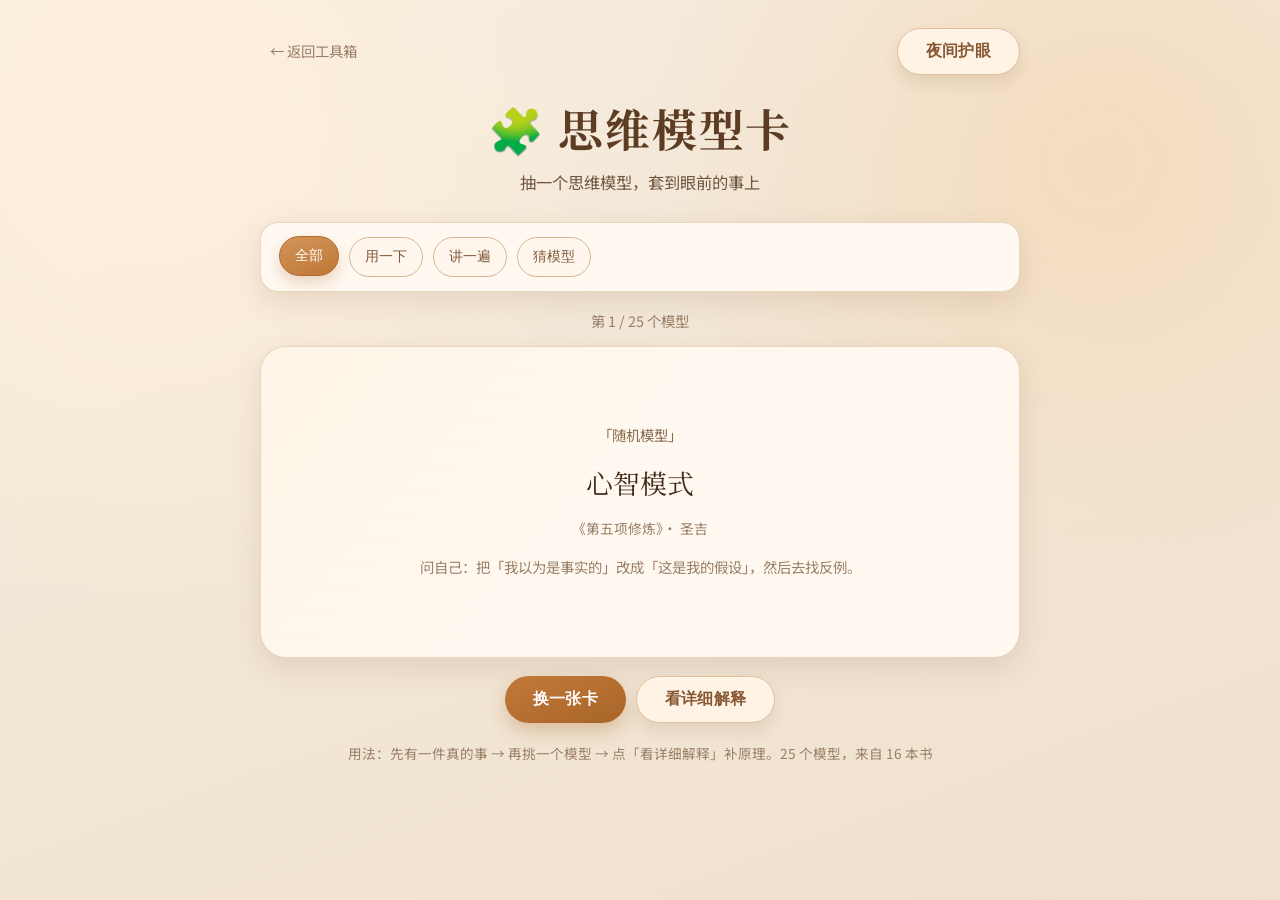
<file: mental-models/index.html>
<!DOCTYPE html>
<html lang="zh-CN">
<head>
    <meta charset="UTF-8">
    <meta name="viewport" content="width=device-width, initial-scale=1.0">
    <meta name="theme-color" content="#c27a3a">
    <meta name="apple-mobile-web-app-capable" content="yes">
    <meta name="apple-mobile-web-app-status-bar-style" content="default">
    <meta name="apple-mobile-web-app-title" content="思维模型卡">
    <link rel="apple-touch-icon" href="../heart-talk/icons/icon-192.png">
    <title>思维模型卡</title>
    <link rel="preconnect" href="https://fonts.googleapis.com">
    <link rel="preconnect" href="https://fonts.gstatic.com" crossorigin>
    <link href="https://fonts.googleapis.com/css2?family=Noto+Sans+SC:wght@400;500;600;700&family=Noto+Serif+SC:wght@500;600;700&display=swap" rel="stylesheet">
    <link rel="stylesheet" href="../shared/theme.css">
    <style>


        body {
            font-family: 'Noto Sans SC', 'Microsoft YaHei', sans-serif;
            color: var(--text-primary);
            background:
                radial-gradient(circle at 12% 14%, rgba(255, 240, 220, 0.9) 0%, rgba(255, 240, 220, 0) 36%),
                radial-gradient(circle at 86% 18%, rgba(244, 216, 183, 0.75) 0%, rgba(244, 216, 183, 0) 34%),
                linear-gradient(160deg, var(--bg-main) 0%, var(--bg-secondary) 100%);
            /* 背景画在 body 上，内容比视口矮时下方会露白出现接缝，撑满视口 */
            min-height: 100vh;
            min-height: 100dvh;
            display: flex;
            justify-content: center;
            padding: 28px 18px calc(40px + env(safe-area-inset-bottom));
            line-height: 1.55;
            -webkit-tap-highlight-color: transparent;
            transition: background 0.26s ease, color 0.2s ease;
        }

        .container { width: 100%; max-width: 760px; position: relative; }

        .topbar {
            display: flex;
            justify-content: space-between;
            align-items: center;
            margin-bottom: 18px;
            animation: rise-in 0.4s ease-out both;
        }
        .back-link {
            color: var(--text-muted);
            text-decoration: none;
            font-size: 0.9rem;
            padding: 6px 10px;
            border-radius: 999px;
            transition: color 0.2s ease;
        }
        .back-link:hover { color: var(--accent-strong); }
        .theme-toggle-btn { min-width: 104px; padding: 9px 14px; }

        header { text-align: center; margin-bottom: 26px; animation: rise-in 0.5s ease-out both; }

        header h1 {
            font-family: 'Noto Serif SC', 'Songti SC', serif;
            font-size: clamp(2rem, 4.3vw, 2.8rem);
            letter-spacing: 0.04em;
            color: #5c3d24;
            margin-bottom: 8px;
        }

        header p { color: var(--text-secondary); font-size: 1.02rem; }

        .filter-section {
            background: var(--paper);
            border: 1px solid rgba(228, 204, 176, 0.78);
            box-shadow: var(--shadow-soft);
            border-radius: var(--radius-lg);
            padding: 14px 18px;
            margin-bottom: 18px;
            animation: rise-in 0.55s ease-out both;
        }
        .filter-buttons { display: flex; flex-wrap: wrap; gap: 10px; }
        .filter-btn {
            border: 1px solid #d6b58f;
            background: #fff7ee;
            color: #80583a;
            border-radius: 999px;
            padding: 9px 15px;
            font-size: 0.9rem;
            min-height: 40px;
            cursor: pointer;
            transition: transform 0.18s cubic-bezier(0.2, 0.8, 0.2, 1), box-shadow 0.18s ease, background-color 0.2s ease, color 0.2s ease, border-color 0.2s ease;
        }
        .filter-btn:hover, .filter-btn.active {
            background: linear-gradient(160deg, #d3955a 0%, #be7736 100%);
            color: #fff;
            border-color: #b46a2d;
            box-shadow: 0 7px 14px rgba(167, 101, 44, 0.24);
            transform: translateY(-1px);
        }
        .filter-btn:active { transform: scale(0.98); }

        .progress {
            text-align: center;
            color: var(--text-muted);
            font-size: 0.9rem;
            margin-bottom: 14px;
            animation: rise-in 0.55s ease-out both;
        }

        .card-container {
            background: var(--paper);
            border: 1px solid rgba(228, 204, 176, 0.78);
            box-shadow: var(--shadow-soft);
            border-radius: var(--radius-xl);
            padding: 34px 28px;
            min-height: 312px;
            margin-bottom: 18px;
            position: relative;
            overflow: hidden;
            display: flex;
            flex-direction: column;
            justify-content: center;
            animation: rise-in 0.6s ease-out both;
        }

        .card-container::before {
            content: '';
            position: absolute;
            inset: 0;
            pointer-events: none;
            background:
                linear-gradient(130deg, rgba(255, 244, 228, 0.75) 0%, rgba(255, 244, 228, 0) 46%),
                repeating-linear-gradient(0deg, rgba(191, 147, 107, 0.035) 0, rgba(191, 147, 107, 0.035) 1px, transparent 1px, transparent 6px);
        }

        .card-category, .card-content, .card-hint, .card-source { position: relative; z-index: 1; }

        .card-source {
            text-align: center;
            color: var(--text-muted);
            font-size: 0.86rem;
            margin-top: 12px;
        }

        .card-container.is-guess { cursor: pointer; }

        .card-category {
            font-size: 0.9rem;
            color: #896a4d;
            margin-bottom: 12px;
            text-align: center;
        }

        .card-content {
            font-family: 'Noto Serif SC', 'Songti SC', serif;
            font-size: clamp(1.28rem, 2.7vw, 1.68rem);
            line-height: 1.75;
            color: #422c1a;
            text-align: center;
        }

        .card-hint {
            margin-top: 16px;
            color: var(--text-muted);
            font-size: 0.9rem;
            text-align: center;
            line-height: 1.7;
        }

        .controls {
            display: flex;
            justify-content: center;
            flex-wrap: wrap;
            gap: 10px;
            margin-bottom: 20px;
            animation: rise-in 0.65s ease-out both;
        }

        .btn {
            border: none;
            border-radius: 999px;
            min-height: 44px;
            padding: 12px 28px;
            font-size: 0.98rem;
            font-weight: 600;
            cursor: pointer;
            letter-spacing: 0.02em;
            transition: transform 0.18s cubic-bezier(0.2, 0.8, 0.2, 1), box-shadow 0.2s ease, filter 0.2s ease;
        }
        .btn:hover { transform: translateY(-1px); }
        .btn:active { transform: translateY(0) scale(0.98); }
        .btn {
            background: linear-gradient(160deg, var(--accent) 0%, var(--accent-strong) 100%);
            color: #fff;
            box-shadow: 0 8px 18px rgba(166, 98, 38, 0.3);
        }
        .btn-secondary {
            background: #fff3e5;
            color: #875734;
            border: 1px solid #e0bf9b;
            box-shadow: 0 8px 16px rgba(113, 76, 40, 0.12);
        }
        .btn:focus-visible { outline: 2px solid #b96a2b; outline-offset: 2px; }

        .footer-note {
            text-align: center;
            color: var(--text-muted);
            font-size: 0.85rem;
            animation: rise-in 0.7s ease-out both;
        }

        @keyframes rise-in {
            from { opacity: 0; transform: translateY(14px); }
            to { opacity: 1; transform: translateY(0); }
        }

        @media (max-width: 600px) {
            body { padding: 16px 12px calc(26px + env(safe-area-inset-bottom)); }
            header { margin-bottom: 18px; }
            header p { font-size: 0.95rem; }
            .card-container { padding: 26px 18px; min-height: 280px; }
            .card-content { font-size: clamp(1.12rem, 4.7vw, 1.35rem); line-height: 1.66; }
            .btn { width: 100%; min-height: 46px; padding-top: 11px; padding-bottom: 11px; }
            .controls { flex-direction: column; align-items: stretch; gap: 8px; }
            .filter-btn { min-height: 44px; padding: 8px 14px; }
        }

        @media (max-width: 360px) {
            body { padding: 14px 10px calc(20px + env(safe-area-inset-bottom)); }
            header h1 { font-size: 1.82rem; letter-spacing: 0.02em; }
            header p { font-size: 0.9rem; }
            .card-container { min-height: 248px; padding: 20px 14px; }
            .card-content { font-size: 1.05rem; line-height: 1.62; }
            .btn { min-height: 46px; font-size: 0.94rem; }
        }

        @media (max-width: 420px) {
            .filter-buttons .filter-btn { flex: 1 1 calc(50% - 8px); text-align: center; }
        }

        @media (prefers-reduced-motion: reduce) {
            *, *::before, *::after { animation: none !important; transition: none !important; }
        }

        :root[data-theme='dark'] .card-content { color: #f7e7d2; }
        :root[data-theme='dark'] .card-category { color: #d4b493; }
        /* ---- 详细解释面板 ---- */
        .sheet-backdrop {
            position: fixed;
            inset: 0;
            background: rgba(61, 44, 31, 0.42);
            backdrop-filter: blur(2px);
            z-index: 40;
            animation: fade-in 0.2s ease-out both;
        }
        .sheet {
            position: fixed;
            z-index: 41;
            left: 50%;
            bottom: 0;
            transform: translateX(-50%);
            width: min(760px, 100%);
            max-height: min(86vh, 86dvh);
            overflow-y: auto;
            overscroll-behavior: contain;
            background: var(--paper);
            border: 1px solid rgba(228, 204, 176, 0.85);
            border-top-left-radius: var(--radius-xl);
            border-top-right-radius: var(--radius-xl);
            box-shadow: 0 -14px 40px rgba(95, 60, 25, 0.26);
            padding: 22px 24px calc(28px + env(safe-area-inset-bottom));
            animation: sheet-up 0.26s cubic-bezier(0.2, 0.8, 0.2, 1) both;
        }
        .sheet-head {
            display: flex;
            justify-content: space-between;
            align-items: flex-start;
            gap: 12px;
            margin-bottom: 6px;
        }
        .sheet h2 {
            font-family: 'Noto Serif SC', 'Songti SC', serif;
            font-size: 1.42rem;
            color: #5c3d24;
            margin: 0 0 4px;
        }
        .sheet-meta { color: var(--text-muted); font-size: 0.88rem; }
        .sheet-close {
            border: 1px solid #e0bf9b;
            background: #fff3e5;
            color: #875734;
            border-radius: 999px;
            min-height: 40px;
            padding: 8px 16px;
            font-size: 0.9rem;
            cursor: pointer;
            flex: 0 0 auto;
        }
        .sheet-close:hover { background: #f8e6d0; }
        .sheet-close:focus-visible { outline: 2px solid #b96a2b; outline-offset: 2px; }
        .sheet-section { margin-top: 18px; }
        .sheet-label {
            font-size: 0.82rem;
            font-weight: 600;
            letter-spacing: 0.08em;
            color: #a17a52;
            margin-bottom: 6px;
        }
        .sheet p { color: var(--text-secondary); font-size: 0.97rem; line-height: 1.78; margin: 0; }
        .sheet ol { margin: 0; padding-left: 1.3em; color: var(--text-secondary); font-size: 0.95rem; line-height: 1.78; }
        .sheet ol li { margin-bottom: 5px; }
        .sheet-example {
            background: var(--paper-strong);
            border: 1px solid rgba(228, 204, 176, 0.7);
            border-radius: var(--radius-md);
            padding: 12px 14px;
        }

        @keyframes fade-in { from { opacity: 0; } to { opacity: 1; } }
        @keyframes sheet-up {
            from { opacity: 0; transform: translateX(-50%) translateY(24px); }
            to { opacity: 1; transform: translateX(-50%) translateY(0); }
        }

        :root[data-theme='dark'] .sheet { background: var(--paper); border-color: rgba(140, 110, 80, 0.6); }
        :root[data-theme='dark'] .sheet h2 { color: #f7e7d2; }
        :root[data-theme='dark'] .sheet-close { background: #3a3027; border-color: #6b563f; color: #e3ccb2; }
        :root[data-theme='dark'] .sheet-close:hover { background: #463a2e; }
        :root[data-theme='dark'] .sheet-example { background: #352c24; border-color: rgba(140, 110, 80, 0.5); }

        @media (max-width: 600px) {
            .sheet { max-height: 90dvh; padding: 18px 16px calc(24px + env(safe-area-inset-bottom)); }
            .sheet h2 { font-size: 1.26rem; }
            .sheet-close { min-height: 44px; }
        }
        @media (max-width: 600px) {
            .controls .btn-secondary { width: 100%; }
        }

    </style>
</head>
<body>
    <div class="container">
        <div class="topbar">
            <a class="back-link" href="../">← 返回工具箱</a>
            <button class="btn-secondary btn theme-toggle-btn" id="themeToggleBtn" type="button" aria-label="切换夜间护眼模式">夜间护眼</button>
        </div>
        <header>
            <h1>🧩 思维模型卡</h1>
            <p>抽一个思维模型，套到眼前的事上</p>
        </header>
        <div class="filter-section">
            <div class="filter-buttons" id="categoryFilters">
                <button class="filter-btn active" data-cat="all">全部</button>
                <button class="filter-btn" data-cat="use">用一下</button>
                <button class="filter-btn" data-cat="talk">讲一遍</button>
                <button class="filter-btn" data-cat="guess">猜模型</button>
            </div>
        </div>
        <div class="progress" id="progress"></div>
        <div class="card-container" id="cardContainer">
            <div class="card-category" id="cardCategory"></div>
            <div class="card-content" id="cardContent"></div>
            <div class="card-source" id="cardSource"></div>
            <div class="card-hint" id="cardHint"></div>
        </div>
        <div class="controls">
            <button class="btn" id="nextBtn">换一张卡</button>
            <button class="btn-secondary btn" id="explainBtn" type="button" aria-haspopup="dialog">看详细解释</button>
        </div>
        <div class="footer-note">用法：先有一件真的事 → 再挑一个模型 → 点「看详细解释」补原理。25 个模型，来自 16 本书</div>
    </div>
    <div class="sheet-backdrop" id="sheetBackdrop" hidden></div>
    <div class="sheet" id="detailSheet" role="dialog" aria-modal="true" aria-labelledby="sheetTitle" hidden>
        <div class="sheet-head">
            <div>
                <h2 id="sheetTitle"></h2>
                <div class="sheet-meta" id="sheetMeta"></div>
            </div>
            <button class="sheet-close" id="sheetClose" type="button" aria-label="关闭详细解释">关闭</button>
        </div>
        <div class="sheet-section">
            <div class="sheet-label">原理</div>
            <p id="sheetPrinciple"></p>
        </div>
        <div class="sheet-section">
            <div class="sheet-label">怎么用</div>
            <ol id="sheetHow"></ol>
        </div>
        <div class="sheet-section">
            <div class="sheet-label">例子</div>
            <p class="sheet-example" id="sheetExample"></p>
        </div>
    </div>
    <script>
        const MODELS = [
            { name: "系统 1 / 系统 2", book: "思考，快与慢", author: "卡尼曼",
              use: "这个判断是脱口而出的，还是想过的？先分清楚再往下走。",
              talk: "讲一次「第一反应」后来被证明是错的经历。",
              guess: "我把一个决定拆成「脱口而出的判断」和「想了半天的判断」两半。",
              principle: "大脑有两套处理系统。系统 1 快、自动、靠直觉和联想，几乎不耗力；系统 2 慢、费力、靠推理和计算。问题是系统 2 很懒，多数时候直接采纳系统 1 给出的结论，还替它编理由。",
              how: ["先判断：这个答案是不是「一眼就有」的？是，就标记为系统 1 的产物。",
                    "强制写一条相反的可能，或者写下「我凭什么这么确定」。",
                    "把直觉的结论当成假设去验证，而不是当成事实去执行。"],
              example: "面试前 5 秒的印象几乎全来自系统 1。把它写下来：「我看到了什么、我推断是什么、这条推断可能错在哪」，才可能修正。" },
            { name: "损失厌恶", book: "思考，快与慢", author: "卡尼曼",
              use: "找出这件事里「怕失去什么」，这个恐惧可能被放大过。",
              talk: "讲一次「亏了比赚了更难受」的经历。",
              guess: "同等的得和失摆在面前，我更怕失去那一个。",
              principle: "同等数量的收益和损失，损失带来的心理痛苦大约是收益带来快乐的 2 倍。人对「失去已有的」的敏感度远高于「获得没有的」，于是为了躲损失会做出明显不理性的选择。",
              how: ["先找出你在躲的那个损失，具体写出来。",
                    "把它换成等量的「获得」，再问一次：我还会这么选吗？",
                    "如果答案变了，说明决策被损失厌恶推着走，不是被收益算出来的。"],
              example: "股票亏了死扛不肯卖，赚一点点立刻跑——拿住亏损、卖掉盈利，正好和理性的做法相反。" },
            { name: "锚定效应", book: "思考，快与慢", author: "卡尼曼",
              use: "找出这件事里第一个出现的数字，问：如果没有它，我会估多少？",
              talk: "讲一次被一个报价、一句话带偏的经历。",
              guess: "第一个出现的数字，定住了后面所有判断。",
              principle: "先出现的数字会成为参照点，之后的估计不自觉地朝它靠拢，哪怕这个数字完全无关、甚至明知是随机的。判断被「起点」牵住，调整总是不充分。",
              how: ["找出场景里第一个出现的数字（报价、原价、别人说的数）。",
                    "把它遮住，独立重新估一次。",
                    "两次结果差多少，那个差额就是锚的拉力。"],
              example: "先看标价 1999、再看促销价 999，会觉得便宜；如果先给的是 599，同一件 999 就变贵了。" },
            { name: "多元思维模型", book: "穷查理宝典", author: "芒格",
              use: "换三个学科的角度各看一次：心理、经济、生物，随便挑三个。",
              talk: "讲一次「手里只有锤子，看什么都是钉子」的经历。",
              guess: "我要求自己用心理学、经济学、物理学的常识一起验证一个判断。",
              principle: "每个学科只提供有限的几个基础原理。只用一种视角看世界，就像手里只有锤子——什么问题都当成钉子。把多个学科最基础、最有用的原理凑成一张「格栅」，交叉验证同一个判断，单点偏差会在交叉处暴露出来。",
              how: ["挑 3 个学科（心理、经济、生物、物理、数学……）。",
                    "每个学科各问一句：用这一门的基本原理看，这件事在发生什么？",
                    "看三个结论是否互相印证；分歧最大的地方，就是风险最大的地方。"],
              example: "判断一门生意：心理学看需求从哪来，经济学看竞争格局和利润去了哪，生物学看它在生态里占什么位。" },
            { name: "反过来想", book: "穷查理宝典", author: "芒格",
              use: "不问怎么成功，先问怎么会彻底搞砸，然后避开那条路。",
              talk: "讲一次用「先想失败」避掉的坑。",
              guess: "我只想知道将来会死在哪里，这样我就永远不去那个地方。",
              principle: "通向成功的路径几乎无穷，但通向失败的路径有限且明确。反向思考把问题从「找到最优解」变成「排除确定的坏解」，答案空间小得多，也更容易验证。",
              how: ["写下这个问题：这件事怎样一定会搞砸？至少列 5 条。",
                    "逐条对照现在的做法，勾出已经踩上的。",
                    "先消除踩上的几条，再谈怎么做得更好。"],
              example: "想健康，与其研究长寿秘诀，不如先列出「怎样必然早死」：熬夜、久坐、暴食、不体检，然后避开。" },
            { name: "能力圈", book: "穷查理宝典", author: "芒格",
              use: "先划出「我真的懂」和「我真的不懂」的边界，别跨过去。",
              talk: "讲一次承认「这个我不懂」的经历。",
              guess: "只在懂的范围内下重注，不懂就不碰。",
              principle: "每个人的真实认知边界都比自我感觉窄，但边界本身是可以被识别的。长期胜率来自待在圈内、放弃圈外，而不是把圈画得更大。圈的大小不重要，边界清楚才重要。",
              how: ["给「我真懂」定标准：能讲清原理、能预测结果、见过它怎么失败。",
                    "不满足三条的，一律归到「不懂」，不投入时间也不下注。",
                    "每隔一段时间重查一次边界有没有移动。"],
              example: "不懂药企的审批逻辑和临床数据，就不投药企；错过机会可以接受，亏掉本金不行。" },
            { name: "互惠与承诺一致", book: "影响力", author: "西奥迪尼",
              use: "找出自己「因为先答应过小要求，所以停不下来」的地方。",
              talk: "讲一次被「先小后大」套路过的经历。",
              guess: "答应过的小事，会绑住后面的大事。",
              principle: "两条根深蒂固的社会规则在起作用：一是受人好处要回报（互惠），二是要和自己已经做出的承诺保持一致（承诺一致）。顺序被设计好时，人会一步步走进本来不会同意的请求。",
              how: ["回看时间线：对方先给了什么、我先答应了什么。",
                    "在答应任何小要求之前，先问：如果跳过前面那一步、从零开始，我还会答应吗？",
                    "答案是否，就是被设计了。"],
              example: "免费试用 → 小额付费 → 自动续费；答应过一次「帮个小忙」，后面的大忙就不太好意思拒绝。" },
            { name: "社会认同", book: "影响力", author: "西奥迪尼",
              use: "找出这件事里「因为别人都这么做」才这么做的部分。",
              talk: "讲一次跟着人群走、后来后悔的事。",
              guess: "人越多的地方，越容易不带判断地跟随。",
              principle: "在不确定的情况下，人会把别人的行为当作「正确做法」的证据。不确定性越高、相似的人越多，这个效应越强。它常常有效，但在关键决策上会让你把「流行」当成「正确」。",
              how: ["找出决策里依据「大家都这样」的部分。",
                    "把两个问题拆开问：别人怎么做？这件事该不该做？",
                    "第二个问题需要独立证据，不能靠人数回答。"],
              example: "排队很长的店、销量很高的商品、朋友圈都在买的基金——队伍长度不等于质量。" },
            { name: "论题与结论", book: "学会提问", author: "尼尔·布朗",
              use: "先问清对方到底主张什么，再问他的理由撑不撑得住。",
              talk: "讲一次吵了半天、其实根本没对上焦的争论。",
              guess: "先找结论，再找理由，再找理由的漏洞。",
              principle: "任何论证都由三部分构成：论题（在讨论什么）、结论（主张什么）、理由（凭什么）。分歧往往不是发生在结论上，而是发生在理由和隐含假设上。先对齐前两样，争论才有意义。",
              how: ["用一句话复述对方的结论，确认没歪。",
                    "列出他给的理由，区分「事实」和「看法」。",
                    "找理由到结论之间缺的那一环——通常就是真正的战场。"],
              example: "「这个方案不行」——不行是指成本、风险还是时机？先问清楚，再谈要不要改。" },
            { name: "灰度思维", book: "学会提问", author: "尼尔·布朗",
              use: "把「对/错」改成「什么条件下对、什么条件下错」。",
              talk: "讲一件曾经觉得非黑即白、现在能看出中间地带的事。",
              guess: "大多数问题不是对错题，是条件题。",
              principle: "现实问题大多不是二元对立，而是有条件的、有程度的。把问题强行压成「对或错」，会丢掉条件信息，导致结论一旦换场景就崩。灰度思维保留条件和程度，让结论可迁移、可修正。",
              how: ["把「对不对」改写成「在什么条件下成立、什么条件下不成立」。",
                    "列出影响结论的关键变量（规模、阶段、对象、资源）。",
                    "在每种取值下重新判断一次。"],
              example: "「加班好不好」——取决于阶段（冲刺还是常态）、有没有替代方案、是不是在补别人的坑。" },
            { name: "思维格栅", book: "模型思维", author: "斯科特·佩奇",
              use: "挑三个模型分别解释这件事，看哪个更能预测下一步。",
              talk: "讲一个模型解释不了、被另一个模型解释通的现象。",
              guess: "一个模型不够，就上三个互相检验。",
              principle: "单一模型都有自己的适用边界和失灵区，用它解释一切就会系统性偏。多个模型并行解释同一现象，能互相校正；模型越多，集体预测的误差越小（多样性优于个体精度）。",
              how: ["选 3 个不同来源的模型，各解释一遍同一件事。",
                    "比较它们的预测：一致的部分当高置信，分歧的部分标为待验证。",
                    "用下一步发生的事回头检验，留下能预测的那个模型。"],
              example: "解释销量下滑：锚定效应（价格感知变了）、社会认同（口碑断了）、反馈回路（复购下降）。三个指向不同动作。" },
            { name: "非线性与凸性", book: "模型思维", author: "斯科特·佩奇",
              use: "找出这件事里「投入翻倍、结果不翻倍」或者相反的地方。",
              talk: "讲一次小事引发大变化的经历。",
              guess: "输入和输出不成比例，中间还有拐点。",
              principle: "现实系统的投入产出常不成比例：有阈值（过了才起效）、有拐点（越过了会失控）、有凸性（损失有限而收益不封顶）。线性直觉会让人在阈值前放弃、在拐点后加码。",
              how: ["先判断这条曲线是什么形状：线性、有阈值、指数、还是有上限。",
                    "找出现在的位置：在阈值之前、附近，还是已经过拐点。",
                    "凸性机会（下行有限、上行很大）值得小注多下；凹性（下行无限）要避开。"],
              example: "疫苗、口碑传播、复利都有阈值或指数段；在阈值前投入看不到效果，不代表没用。" },
            { name: "逆向求解", book: "怎样解题", author: "波利亚",
              use: "从要的结果往回推，看需要什么前提才能到。",
              talk: "讲一次从目标倒着推、反而推通了的事。",
              guess: "从答案往回走，找通向它的路。",
              principle: "从现状正向试探，可选分支太多，容易乱走；从目标状态反推，前置条件更明确，约束更紧，路径快速收敛。这是「手段—目的分析」的核心动作。",
              how: ["写下目标状态，要具体到可判断。",
                    "问：要到达它，上一步必须是什么？",
                    "连续回溯直到回到当前状态，那条链就是要做的事。"],
              example: "要去某个城市，先查有哪些航班、从哪起飞，再倒推怎么到那个机场，比从家门口瞎走快。" },
            { name: "特例与类比", book: "怎样解题", author: "波利亚",
              use: "先把它缩小成一个最简单的小例子，或找一个像它的旧问题。",
              talk: "讲一次用「以前那件类似的事」解决新问题。",
              guess: "先试最简单的小例子，再找像它的旧问题。",
              principle: "复杂问题的难点常在变量太多、看不清关系。先把变量降到最少（n=1、二维、单步），看清机制；再找一个结构相似的已知问题，把它的解法迁移过来，最后逐步放大到原问题。",
              how: ["把变量缩到只剩一个，解一遍。",
                    "问：这个结构和以前哪件事是同一个形状？",
                    "把旧解法套上新外壳，逐条检查哪一步不成立，修那一步。"],
              example: "设计多方规则，先用两个人的情形想清楚怎么分、怎么反悔，再扩展到五个人。" },
            { name: "六顶思考帽", book: "六顶思考帽", author: "德·波诺",
              use: "轮流只戴一顶：事实、感受、风险、好处、创意、总结，不许混着说。",
              talk: "讲一次因为「事实和情绪混着说」而谈崩的讨论。",
              guess: "一次谈话分成六轮，每轮只许用一种角度。",
              principle: "讨论效率低，多半不是因为观点不同，而是因为每个人同时用不同的角度说话：有人讲事实、有人讲情绪、有人讲风险，彼此打断。把角度分离成轮次，让所有人同一时间只用一个角度，冲突立刻下降。",
              how: ["白帽：只有事实和数据；红帽：只说感受和直觉，不许解释。",
                    "黑帽：只讲风险和问题；黄帽：只讲好处和价值；绿帽：只出创意。",
                    "蓝帽：主持流程并总结。按顺序走，一轮一种。"],
              example: "评审方案：先摆事实，再让每人说一句直觉，然后集中列风险，最后才谈创意——不会互相打架。" },
            { name: "水平思考", book: "水平思考法", author: "德·波诺",
              use: "故意换一个荒谬的切入角度，先不管对不对。",
              talk: "讲一个当时莫名其妙、后来真管用的想法。",
              guess: "不在同一条路上挖深，而是横着跳到另一条路。",
              principle: "纵向思考在同一条逻辑链上越挖越深，效率高但跳不出已有框架。水平思考主动横向跳到另一条链，用随机输入、荒谬限制打破固定路径，用来产生新方案而不是优化旧方案。",
              how: ["引入一个与问题无关的词或荒谬限制（比如「如果只能用一次」）。",
                    "强行问：从这个角度出发，会怎么做？先不评判对错。",
                    "生成一批之后，再用纵向思考检验哪些可行。"],
              example: "想让开会少一半时间，随机限制「不许说话」，就会逼出书面预读、静默投票这类做法。" },
            { name: "金字塔与 MECE", book: "金字塔原理", author: "明托",
              use: "结论先摆出来，再把支撑切成不重叠、不遗漏的几块。",
              talk: "讲一次「说了半天对方还是没听懂」的表达。",
              guess: "结论先行，下面互相独立、合起来不漏。",
              principle: "听者的注意力有限，需要先知道「你要说什么」，才有力气听理由。结构上要求支撑之间互相独立（不重叠）、合起来穷尽（不遗漏），这样既便于听者检验，也便于自己发现漏洞。",
              how: ["开头一句话给结论，别铺垫。",
                    "下面列 2-4 个支撑，每个支撑能独立成立。",
                    "自检：有没有重叠？有没有遗漏？（可以用「其他」兜底自查）"],
              example: "汇报不说过程，先给建议：「我建议延后上线」，再给三条理由。" },
            { name: "假设驱动", book: "麦肯锡结构化战略思维", author: "周国元",
              use: "先给一个能被打脸的假设，再去验证它或者推翻它。",
              talk: "讲一个被事实推翻、被迫改方向的假设。",
              guess: "先猜一个答案，再去找证据证明自己错。",
              principle: "不做假设就穷举分析，成本和范围都没有上限。先给出一个明确的、可以被证伪的假设，把工作聚焦到「能区分真假」的证据上，无论证实还是推翻都在推进，避免无效收集。",
              how: ["写下假设，加上它成立需要的条件。",
                    "列出「什么证据能推翻它」，只找这类证据。",
                    "被推翻就换假设；反复几轮，剩下的假设精度会高很多。"],
              example: "「用户流失是因为价格」→ 去看比价行为数据；如果没有比价，说明假设错了，省下改价的钱。" },
            { name: "反馈回路与延迟", book: "系统之美", author: "梅多斯",
              use: "找出这件事里的回路：什么在推动它自己？延迟多久才看见结果？",
              talk: "讲一个「越用力越糟」的循环。",
              guess: "结果会绕回来影响原因，而且要过一阵子才看见。",
              principle: "系统的行为由回路决定：增强回路让变化自我放大，调节回路把系统拉回原位。加上时间延迟，因果在时间上错位，人就容易误判——在延迟期间继续加码，于是过度反应，然后摇摆。",
              how: ["画出回路：谁影响谁，绕回来没有。",
                    "标出每一段的延迟大概多久。",
                    "问：现在的措施，会不会因为延迟而过度或不足？先等一个延迟周期再加码。"],
              example: "节食 → 更饿 → 暴食 → 自责 → 更严格节食；越用力越糟，因为效果有延迟，看不见时就加大力度。" },
            { name: "杠杆点", book: "系统之美", author: "梅多斯",
              use: "在整条链上找那个「动一下，其他地方跟着变」的点。",
              talk: "讲一次小改动带来大变化的事。",
              guess: "整条链上只有一个地方，动它比使劲推都管用。",
              principle: "系统里不同位置的干预效力相差几个量级。调整数字（参数）效力最弱，改变信息流、规则、目标、乃至观念，效力逐级变强。多数人把力气花在参数上，所以费力而无效。",
              how: ["列出所有可动的地方，从「数字」到「流程、规则、目标、观念」排一遍。",
                    "优先动靠后的（规则、信息流、目标）。",
                    "动完等一个反馈周期，看是否真的带动了别处。"],
              example: "天天催员工提高效率（推参数）不如改考核规则（改规则）：规则一变，行为自己变。" },
            { name: "心智模式", book: "第五项修炼", author: "圣吉",
              use: "把「我以为是事实的」改成「这是我的假设」，然后去找反例。",
              talk: "讲一个被自己推翻的「我一直以为」。",
              guess: "挡住改变的往往不是做法，是心里那张没说出口的地图。",
              principle: "人不是按事实行动，而是按心里对事实的假设（心智模式）行动。地图不更新，做法换了也走回老路。而且这些假设大多没被说出来过，所以无法被检验，也就无法被修正。",
              how: ["把「事实上……」改写成「我假设……」。",
                    "主动找三个反例，看看能不能站住。",
                    "设计一个小实验去检验这个假设，用结果改地图。"],
              example: "「客户只看价格」——如果这个假设不成立，真正的障碍可能是信任、安装、售后，方向完全不同。" },
            { name: "灰度决策", book: "灰度决策", author: "巴达拉克",
              use: "在不能两全的选择里，先问「我真正在乎的是什么」。",
              talk: "讲一个没有标准答案、只能在两个代价里选一个的决定。",
              guess: "没有正确答案，只有你愿意承担哪个代价。",
              principle: "重大决策往往没有正确答案：信息不全、涉及多方利益冲突、两个选项都有真实代价。这时「找出最优解」是假问题，真问题是识别自己真正在乎什么、承担相应代价，并保留可修正的余地。",
              how: ["三问：谁会被影响？我真正在乎的是什么？这个决定能不能改回来？",
                    "给两个选项各写清「代价是什么、谁承担」。",
                    "选愿意承担的代价，并设好回头条件。"],
              example: "关停一条产品线：保住团队士气还是保住现金？没有两全，只能选愿意承担的那一边，并约定复盘时间点。" },
            { name: "概率视角", book: "黑天鹅", author: "塔勒布",
              use: "先问这个判断有多大概率会错，错了会怎样。",
              talk: "讲一次极小概率、却毁掉整个计划的意外。",
              guess: "先算「我错了会怎样」，再算「我对了能赚多少」。",
              principle: "世界由少数小概率、大影响的事件驱动。单次结果无法预测，但「暴露程度」可以控制。多数计划只算成功概率，不算失败后果的量级，于是被一次极端事件清零。",
              how: ["给判断加上概率和影响量级，而不是只给结论。",
                    "先问「如果我错了，损失有多大」，先把下行封住。",
                    "再问「如果对了，收益多大」，判断值不值得下注。"],
              example: "一场火灾、一次断供、一个核心员工离职——概率很低，但后果无法承受，所以要先买保险、留备份。" },
            { name: "杠铃策略", book: "反脆弱", author: "塔勒布",
              use: "大部分资源放极稳的一头，小部分放极冒险的一头，中间不碰。",
              talk: "讲一次「小成本试错换来大机会」的经历。",
              guess: "两头都极端，中间是空的。",
              principle: "把资源集中在两个极端：极稳的一端保证不会死，极冒险但损失有限的一端保留高上行可能。放弃中间地带——那里风险看起来温和，实际既没有保底的确定性，也没有爆发的弹性，是最容易亏掉本金的位置。",
              how: ["把钱、时间或精力分成两份：一份几乎不可能归零，一份亏损上限明确。",
                    "小注多押，允许大多数尝试失败。",
                    "不碰中等风险、中高仓位的「看起来稳妥」的选项。"],
              example: "大部分存成保本资产，小部分投早期项目；不重仓「稳健理财产品」这类风险说不清的东西。" },
            { name: "领先者的窘境", book: "创新者的窘境", author: "克里斯坦森",
              use: "换个身份想：如果我是挑战者，会从哪个「看不上」的小市场切进来？",
              talk: "讲一个被「合理决策」拖住、没能转身的例子。",
              guess: "做得越对、越听得懂老客户，越容易看不见下一个小市场。",
              principle: "领先企业按理性逻辑运作：听最优质客户的话、把资源投向利润更高的市场。但颠覆性技术初期性能差、利润低、市场小，理性评估必然被否掉。于是「做得越对」，越会主动放弃未来。",
              how: ["换挑战者身份，找出「现在看不上、利润低、但增长快」的小市场。",
                    "如果自己要做，就用独立小团队、独立考核，别放在主力流程里。",
                    "否则就盯着谁在做，判断它会不会从下面吃掉你。"],
              example: "硬盘厂放弃小容量新架构、功能机厂商看不上智能手机、传统车厂轻视电动车——都是同一套逻辑。" },
        ];
        const CAT_LABEL = { all: "随机模型", use: "用一下", talk: "讲一遍", guess: "猜模型" };
        const $ = (id) => document.getElementById(id);
        let cat = "all";
        let revealed = true;
        const queues = {};

        // 夜间护眼模式（与各工具一致）
        function applyTheme(theme) {
            document.documentElement.setAttribute('data-theme', theme);
            $("themeToggleBtn").textContent = theme === 'dark' ? '暖色模式' : '夜间护眼';
            $("themeToggleBtn").setAttribute('aria-pressed', String(theme === 'dark'));
            try { localStorage.setItem('mental-models-theme', theme); } catch (e) {}
        }
        $("themeToggleBtn").addEventListener("click", () => {
            const current = document.documentElement.getAttribute('data-theme') === 'dark' ? 'dark' : 'light';
            applyTheme(current === 'dark' ? 'light' : 'dark');
        });
        (function initTheme() {
            let saved = null;
            try { saved = localStorage.getItem('mental-models-theme'); } catch (e) {}
            const prefersDark = window.matchMedia && window.matchMedia('(prefers-color-scheme: dark)').matches;
            applyTheme(saved || (prefersDark ? 'dark' : 'light'));
        })();

        function shuffle(arr) {
            for (let i = arr.length - 1; i > 0; i--) {
                const j = Math.floor(Math.random() * (i + 1));
                [arr[i], arr[j]] = [arr[j], arr[i]];
            }
            return arr;
        }

        function pool() { return MODELS; }

        function render(m, idx, total) {
            const guessing = cat === "guess";
            $("cardContainer").classList.toggle("is-guess", guessing);
            $("cardCategory").textContent = "「" + CAT_LABEL[cat] + "」";
            if (guessing && !revealed) {
                $("cardContent").textContent = m.guess;
                $("cardSource").textContent = "";
                $("cardHint").textContent = "点卡片看答案";
            } else {
                $("cardContent").textContent = m.name;
                $("cardSource").textContent = "《" + m.book + "》· " + m.author;
                if (cat === "talk") $("cardHint").textContent = "讲一个：" + m.talk;
                else if (cat === "guess") $("cardHint").textContent = "答案如上。讲一个：" + m.talk;
                else $("cardHint").textContent = "问自己：" + m.use;
            }
            $("progress").textContent = `第 ${idx} / ${total} 个模型`;
        }

        let current = null;
        let currentIdx = 1;

        function next() {
            const p = pool();
            if (!queues[cat] || !queues[cat].length) queues[cat] = shuffle(p.slice());
            current = queues[cat].pop();
            currentIdx = p.length - queues[cat].length;
            revealed = cat !== "guess";
            render(current, currentIdx, p.length);
        }

        $("cardContainer").addEventListener("click", () => {
            if (cat !== "guess" || revealed || !current) return;
            revealed = true;
            render(current, currentIdx, pool().length);
        });

        // ---- 详细解释面板 ----
        function openSheet() {
            if (!current) return;
            $("sheetTitle").textContent = current.name;
            $("sheetMeta").textContent = "《" + current.book + "》· " + current.author;
            $("sheetPrinciple").textContent = current.principle;
            $("sheetExample").textContent = current.example;
            const how = $("sheetHow");
            how.textContent = "";
            current.how.forEach((step) => {
                const li = document.createElement("li");
                li.textContent = step;
                how.appendChild(li);
            });
            $("sheetBackdrop").hidden = false;
            $("detailSheet").hidden = false;
            $("detailSheet").scrollTop = 0;
            $("sheetClose").focus();
            document.body.style.overflow = "hidden";
        }

        function closeSheet() {
            $("sheetBackdrop").hidden = true;
            $("detailSheet").hidden = true;
            document.body.style.overflow = "";
            $("explainBtn").focus();
        }

        $("explainBtn").addEventListener("click", openSheet);
        $("sheetClose").addEventListener("click", closeSheet);
        $("sheetBackdrop").addEventListener("click", closeSheet);
        document.addEventListener("keydown", (e) => {
            if (e.key === "Escape" && !$("detailSheet").hidden) closeSheet();
        });

        $("nextBtn").addEventListener("click", next);
        $("categoryFilters").addEventListener("click", (e) => {
            const btn = e.target.closest(".filter-btn");
            if (!btn) return;
            cat = btn.dataset.cat;
            document.querySelectorAll("#categoryFilters .filter-btn").forEach((b) => b.classList.toggle("active", b === btn));
            next();
        });
        next();
    </script>
</body>
</html>
</file>
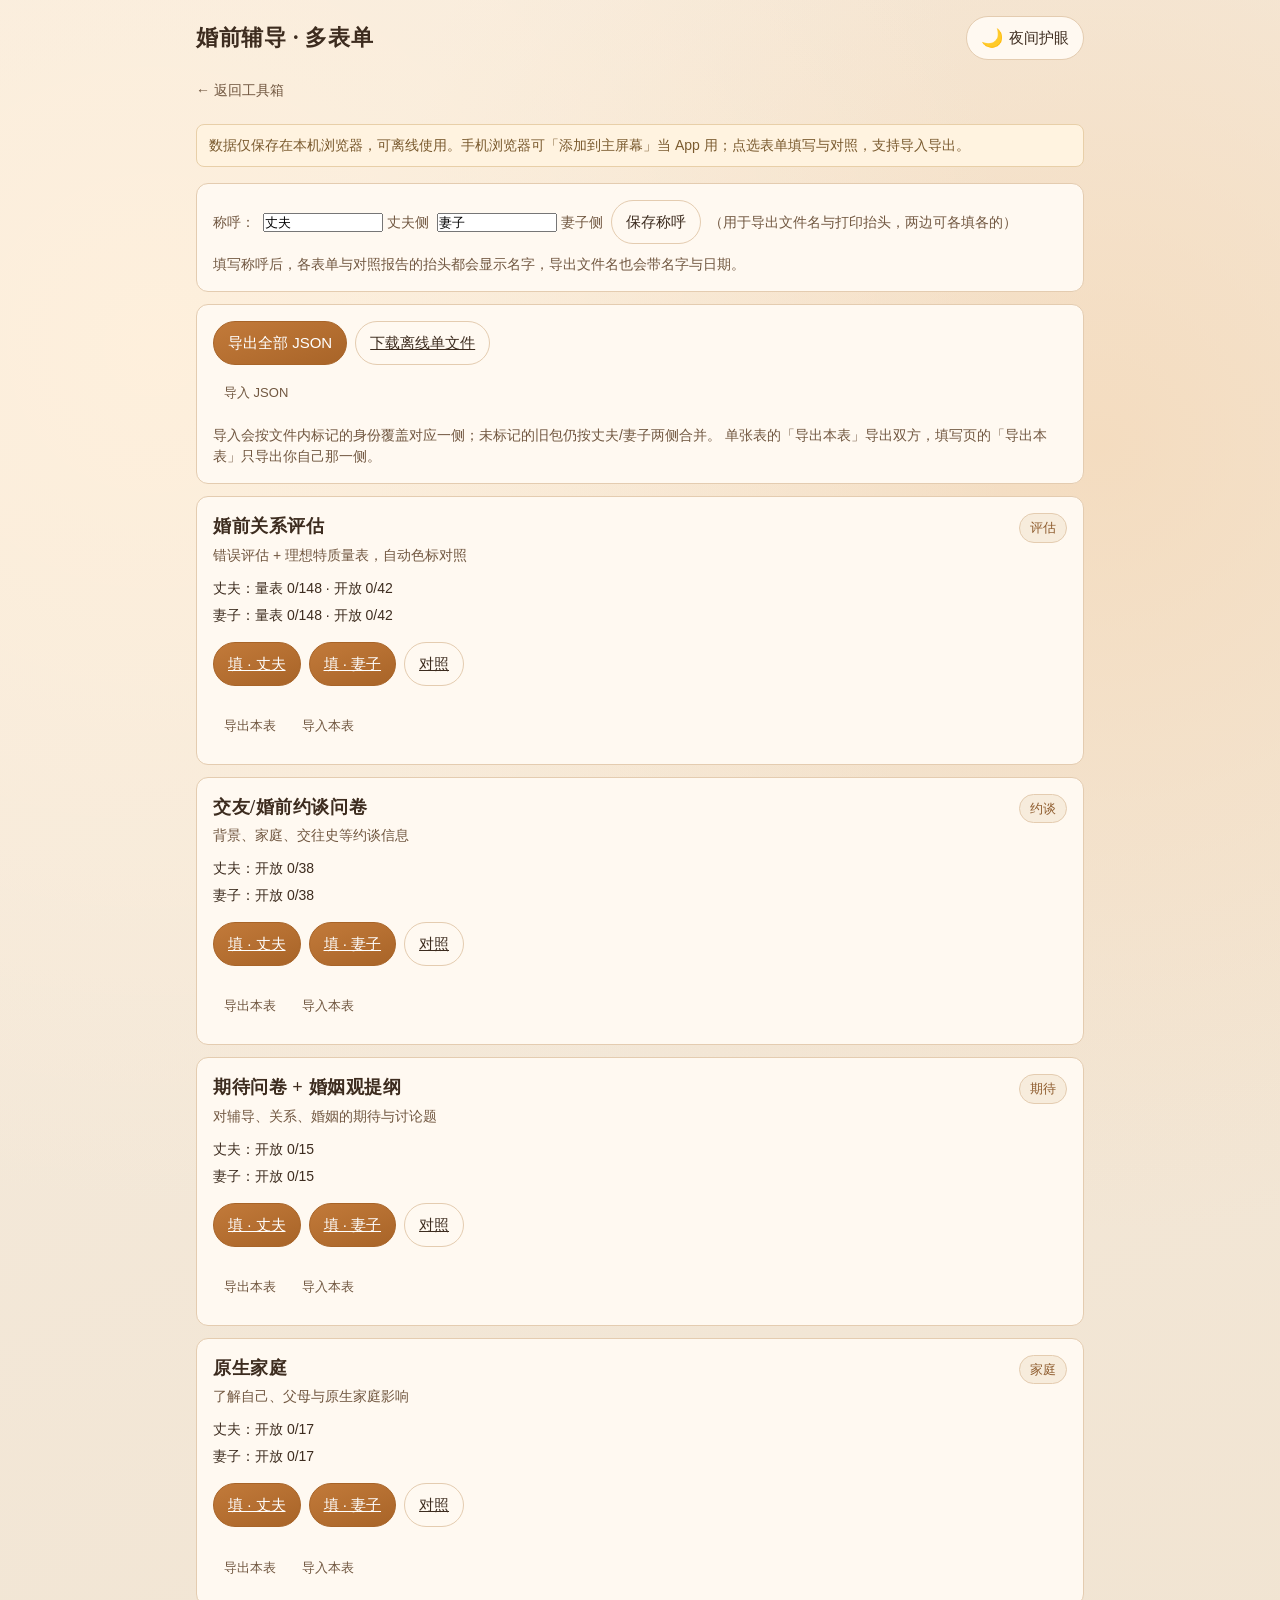
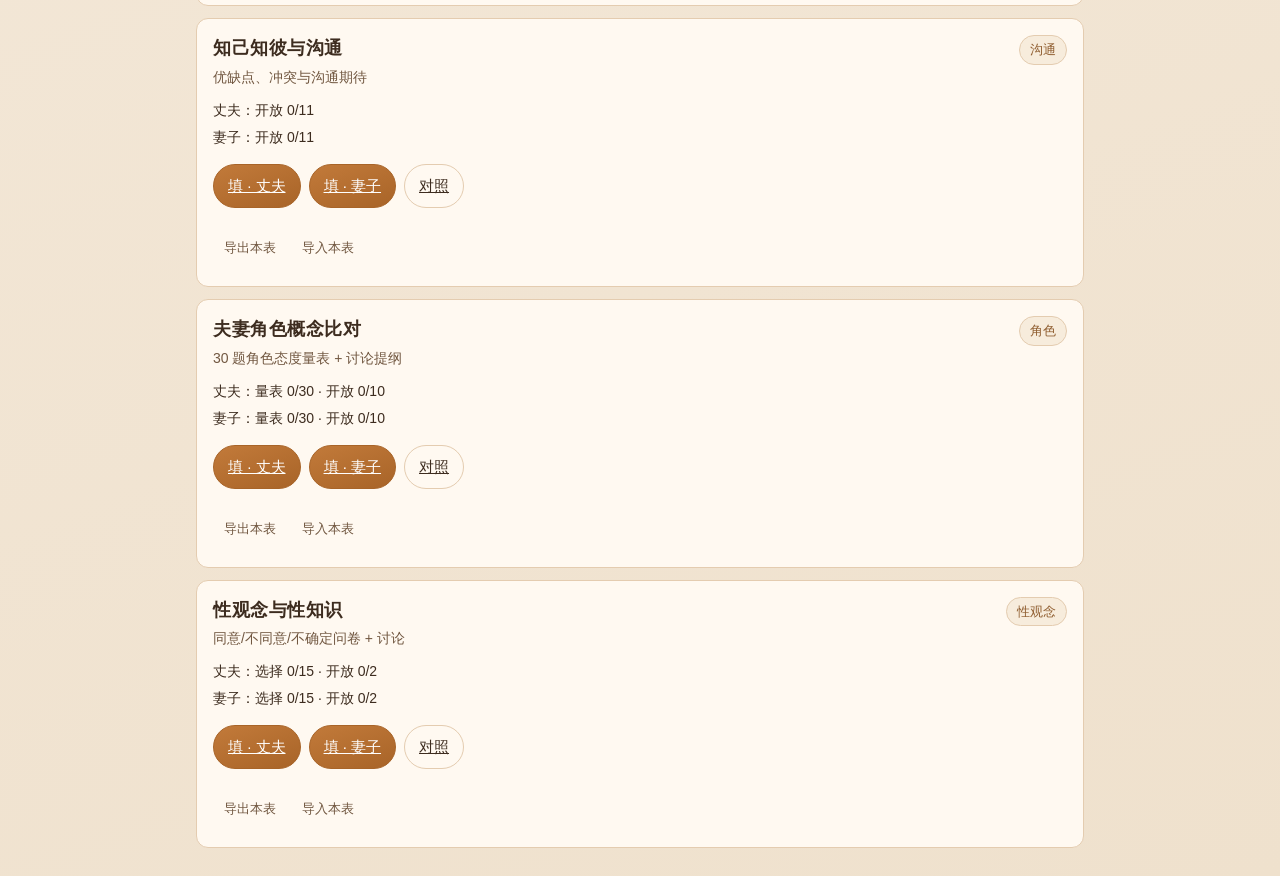
<file: premarital/index.html>
<!DOCTYPE html>
<html lang="zh-CN">
<head>
  <meta charset="UTF-8" />
  <meta name="viewport" content="width=device-width, initial-scale=1" />
  <title>婚前辅导表单</title>
  <link rel="stylesheet" href="../shared/theme.css" />
  <link rel="stylesheet" href="css/app.css" />
  <meta name="theme-color" content="#c27a3a" />
  <meta name="apple-mobile-web-app-capable" content="yes" />
  <meta name="apple-mobile-web-app-status-bar-style" content="default" />
  <link rel="manifest" href="manifest.webmanifest" />
  <link rel="apple-touch-icon" href="icons/icon-192.png" />

  <script>
    /* 首屏防闪（置于 head，早于样式计算） */
    (function () {
      try {
        var t = localStorage.getItem('premarital-theme');
        if (!t) {
          t = window.matchMedia && window.matchMedia('(prefers-color-scheme: dark)').matches ? 'dark' : 'light';
        }
        document.documentElement.setAttribute('data-theme', t);
      } catch (e) {}
    })();
  </script>

</head>
<body>
  <div class="wrap">
    <div class="top">
      <div class="top-head">
        <h1>婚前辅导 · 多表单</h1>
        <button class="btn theme-btn" type="button" aria-pressed="false" aria-label="切换夜间/暖色模式" title="切换夜间/暖色模式">
          <span class="theme-icon" aria-hidden="true"></span>
          <span class="theme-text"></span>
        </button>
      </div>
      <nav>
        <a class="back-link" href="../">← 返回工具箱</a>
      </nav>
    </div>
    <div class="note">
      数据仅保存在本机浏览器，可离线使用。手机浏览器可「添加到主屏幕」当 App 用；点选表单填写与对照，支持导入导出。
    </div>
    <div id="error" class="error" hidden></div>

    <div class="card">
      <div class="row" id="names"></div>
      <p class="muted" style="margin-top:10px">
        填写称呼后，各表单与对照报告的抬头都会显示名字，导出文件名也会带名字与日期。
      </p>
    </div>

    <div class="card">
      <div class="actions">
        <div class="actions-main">
          <button class="btn primary" id="btn-export" type="button">导出全部 JSON</button>
          <a class="btn" href="premarital-counseling-offline.html" download>下载离线单文件</a>
        </div>
        <div class="actions-tools">
          <label class="btn ghost" for="file-import">导入 JSON</label>
          <input id="file-import" type="file" accept="application/json,.json" hidden />
        </div>
      </div>
      <p class="muted" style="margin-top:10px">
        导入会按文件内标记的身份覆盖对应一侧；未标记的旧包仍按丈夫/妻子两侧合并。
        单张表的「导出本表」导出双方，填写页的「导出本表」只导出你自己那一侧。
      </p>
    </div>

    <div id="form-list"></div>
  </div>
  <script src="js/pwa.js"></script>
  <script type="module" src="js/home.js"></script>
  <script type="module" src="js/theme.js"></script>
</body>
</html>
</file>
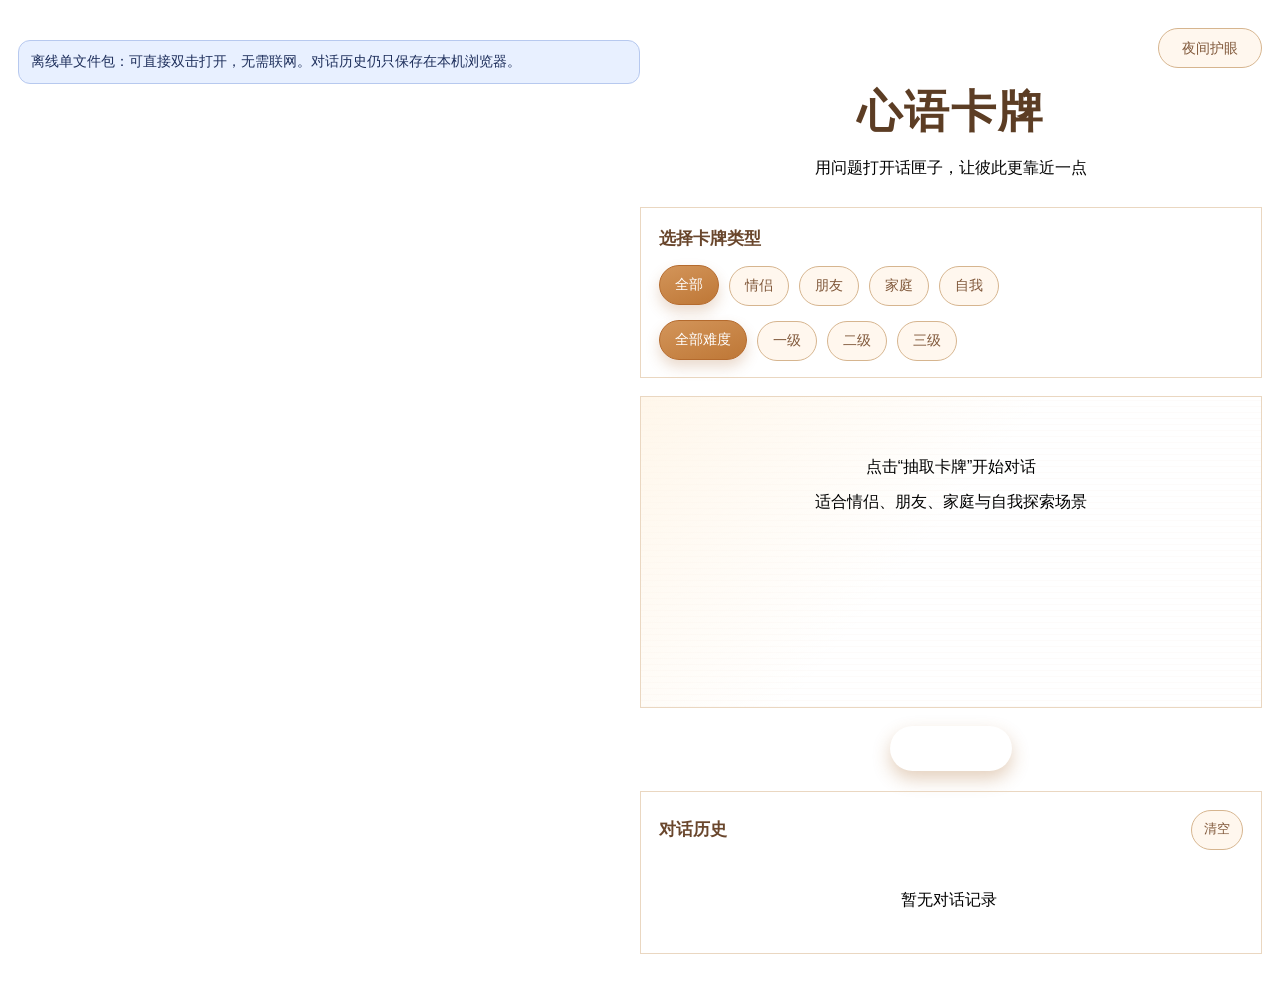
<file: heart-talk-cards-offline.html>
﻿<!DOCTYPE html>
<html lang="zh-CN">
<head>
    <meta charset="UTF-8">
    <meta name="viewport" content="width=device-width, initial-scale=1.0">
    <meta name="theme-color" content="#c27a3a">
    <meta name="apple-mobile-web-app-capable" content="yes">
    <meta name="apple-mobile-web-app-status-bar-style" content="default">
    <meta name="apple-mobile-web-app-title" content="心语卡牌">
    <link rel="manifest" href="./manifest.webmanifest">
    <link rel="apple-touch-icon" href="./icons/icon-192.png">
    <title>心语卡牌（离线包）</title>
    </head>
<body>

    <div class="container" style="padding-bottom:0">
      <div style="background:#e8f0ff;border:1px solid #b7c9ef;color:#1e2f5c;padding:10px 12px;border-radius:12px;margin:12px 0 0;font-size:14px;">
        离线单文件包：可直接双击打开，无需联网。对话历史仍只保存在本机浏览器。
      </div>
    </div>
<div class="container">
        <header>
            <div class="theme-switch-wrap">
                <button class="filter-btn theme-toggle-btn" id="themeToggleBtn" type="button" aria-label="切换夜间护眼模式">夜间护眼</button>
            </div>
            <h1>心语卡牌</h1>
            <p>用问题打开话匣子，让彼此更靠近一点</p>
        </header>

        <div class="filter-section">
            <h3>选择卡牌类型</h3>
            <div class="filter-buttons" id="categoryFilters">
                <button class="filter-btn active" data-category="all">全部</button>
                <button class="filter-btn" data-category="couple">情侣</button>
                <button class="filter-btn" data-category="friend">朋友</button>
                <button class="filter-btn" data-category="family">家庭</button>
                <button class="filter-btn" data-category="self">自我</button>
            </div>
            <div class="filter-buttons" style="margin-top: 15px;" id="levelFilters">
                <button class="filter-btn active" data-level="all">全部难度</button>
                <button class="filter-btn" data-level="1">一级</button>
                <button class="filter-btn" data-level="2">二级</button>
                <button class="filter-btn" data-level="3">三级</button>
            </div>
        </div>

        <div class="card-container" id="cardContainer">
            <div class="empty-state" id="emptyState">
                <p>点击“抽取卡牌”开始对话</p>
                <p>适合情侣、朋友、家庭与自我探索场景</p>
            </div>
            <div id="cardContent" style="display: none;">
                <div class="card-category" id="cardCategory"></div>
                <div class="card-level" id="cardLevel"></div>
                <div class="card-question" id="cardQuestion"></div>
            </div>
        </div>

        <div class="controls">
            <button class="btn" id="drawBtn">抽取卡牌</button>
            <button class="btn btn-secondary" id="saveBtn" style="display: none;">保存回答</button>
            <button class="btn btn-secondary" id="shareBtn" style="display: none;">分享</button>
        </div>

        <div class="history-section">
            <h3>
                对话历史
                <button class="filter-btn" id="clearHistoryBtn" style="font-size: 0.8rem; padding: 5px 12px;">清空</button>
            </h3>
            <div class="history-list" id="historyList">
                <div class="empty-state">
                    <p>暂无对话记录</p>
                </div>
            </div>
        </div>
    </div>

    <div class="modal" id="saveModal">
        <div class="modal-content">
            <h3>你的回答</h3>
            <p id="saveModalQuestion" style="margin-bottom: 15px; color: #6b7280;"></p>
            <textarea id="answerInput" placeholder="写下你的思考和感受..."></textarea>
            <button class="btn" id="confirmSaveBtn">保存</button>
            <button class="btn btn-secondary" id="cancelSaveBtn">取消</button>
        </div>
    </div>

    <div class="modal" id="shareModal">
        <div class="modal-content">
            <h3>分享这张卡牌</h3>
            <div class="share-preview" id="sharePreview">
                <div class="question" id="shareQuestion"></div>
                <div class="answer" id="shareAnswer"></div>
            </div>
            <button class="btn" id="copyShareBtn">复制内容</button>
            <button class="btn btn-secondary" id="closeShareBtn">关闭</button>
        </div>
    </div>

    <div class="modal" id="confirmModal">
        <div class="modal-content">
            <h3>请确认操作</h3>
            <p id="confirmMessage" style="margin-bottom: 16px; color: #6b7280;"></p>
            <div class="modal-actions">
                <button class="btn btn-secondary" id="confirmCancelBtn">取消</button>
                <button class="btn" id="confirmOkBtn">确认</button>
            </div>
        </div>
    </div>

    <div id="toastContainer" aria-live="polite" aria-atomic="true"></div>

    
<style>
﻿:root {
    --bg-main: #f6ecdf;
    --bg-secondary: #efe1cd;
    --paper: #fff9f1;
    --paper-strong: #fff5e8;
    --text-primary: #3d2c1f;
    --text-secondary: #715740;
    --text-muted: #9a7f67;
    --accent: #c27a3a;
    --accent-strong: #a86428;
    --accent-soft: #e7c6a2;
    --line: #e4ccb0;
    --success: #357a4c;
    --danger: #a54a2a;
    --shadow-soft: 0 10px 30px rgba(95, 60, 25, 0.12);
    --shadow-card: 0 16px 34px rgba(95, 60, 25, 0.16);
    --radius-xl: 26px;
    --radius-lg: 18px;
    --radius-md: 12px;
}
:root[data-theme='dark'] {
    --bg-main: #1f1b17;
    --bg-secondary: #2b241e;
    --paper: #2f2821;
    --paper-strong: #3a3027;
    --text-primary: #f5e9d9;
    --text-secondary: #e3ccb2;
    --text-muted: #c1a88d;
    --accent: #d69a5c;
    --accent-strong: #ba7e40;
    --line: #5a4a3a;
    --success: #79b489;
    --danger: #d37f63;
    --shadow-soft: 0 12px 30px rgba(0, 0, 0, 0.3);
}

* {
    margin: 0;
    padding: 0;
    box-sizing: border-box;
}

html,
body {
    min-height: 100%;
}

body {
    font-family: 'Noto Sans SC', 'Microsoft YaHei', sans-serif;
    color: var(--text-primary);
    background:
        radial-gradient(circle at 12% 14%, rgba(255, 240, 220, 0.9) 0%, rgba(255, 240, 220, 0) 36%),
        radial-gradient(circle at 86% 18%, rgba(244, 216, 183, 0.75) 0%, rgba(244, 216, 183, 0) 34%),
        linear-gradient(160deg, var(--bg-main) 0%, var(--bg-secondary) 100%);
    display: flex;
    justify-content: center;
    padding: 28px 18px calc(40px + env(safe-area-inset-bottom));
    line-height: 1.55;
    -webkit-tap-highlight-color: transparent;
    transition: background 0.26s ease, color 0.2s ease;
}

.container {
    width: 100%;
    max-width: 760px;
    position: relative;
}

header {
    text-align: center;
    margin-bottom: 26px;
    animation: rise-in 0.5s ease-out both;
}

.theme-switch-wrap {
    display: flex;
    justify-content: flex-end;
    margin-bottom: 10px;
}
.theme-toggle-btn {
    min-width: 104px;
    padding-inline: 14px;
}

header h1 {
    font-family: 'Noto Serif SC', 'Songti SC', serif;
    font-size: clamp(2rem, 4.3vw, 2.8rem);
    letter-spacing: 0.04em;
    color: #5c3d24;
    margin-bottom: 8px;
}

header p {
    color: var(--text-secondary);
    font-size: 1.02rem;
}

.filter-section,
.history-section,
.card-container,
.modal-content {
    background: var(--paper);
    border: 1px solid rgba(228, 204, 176, 0.78);
    box-shadow: var(--shadow-soft);
}

.filter-section,
.history-section {
    border-radius: var(--radius-lg);
    padding: 18px 18px 16px;
}

.filter-section {
    margin-bottom: 18px;
    animation: rise-in 0.55s ease-out both;
}

.filter-section h3,
.history-section h3 {
    font-family: 'Noto Serif SC', 'Songti SC', serif;
    color: #69462c;
    margin-bottom: 14px;
    font-size: 1.06rem;
}

.filter-buttons {
    display: flex;
    flex-wrap: wrap;
    gap: 10px;
}

.filter-btn {
    border: 1px solid #d6b58f;
    background: #fff7ee;
    color: #80583a;
    border-radius: 999px;
    padding: 9px 15px;
    font-size: 0.9rem;
    min-height: 40px;
    cursor: pointer;
    transition: transform 0.18s cubic-bezier(0.2, 0.8, 0.2, 1), box-shadow 0.18s ease, background-color 0.2s ease, color 0.2s ease, border-color 0.2s ease;
}

.filter-btn:hover,
.filter-btn.active {
    background: linear-gradient(160deg, #d3955a 0%, #be7736 100%);
    color: #fff;
    border-color: #b46a2d;
    box-shadow: 0 7px 14px rgba(167, 101, 44, 0.24);
    transform: translateY(-1px);
}

.filter-btn:active {
    transform: scale(0.98);
}

.card-container {
    border-radius: var(--radius-xl);
    padding: 34px 28px;
    min-height: 312px;
    margin-bottom: 18px;
    position: relative;
    overflow: hidden;
    animation: rise-in 0.6s ease-out both;
}

.card-container::before {
    content: '';
    position: absolute;
    inset: 0;
    pointer-events: none;
    background:
        linear-gradient(130deg, rgba(255, 244, 228, 0.75) 0%, rgba(255, 244, 228, 0) 46%),
        repeating-linear-gradient(0deg, rgba(191, 147, 107, 0.035) 0, rgba(191, 147, 107, 0.035) 1px, transparent 1px, transparent 6px);
}

#cardContent,
#emptyState {
    position: relative;
    z-index: 1;
}

.empty-state {
    text-align: center;
    color: var(--text-secondary);
    padding: 24px 12px;
}

.empty-state p + p {
    margin-top: 10px;
}

.card-category {
    font-size: 0.9rem;
    color: #896a4d;
    margin-bottom: 12px;
    text-transform: none;
}

.card-level,
.history-item .level-badge {
    display: inline-flex;
    align-items: center;
    border-radius: 999px;
    padding: 5px 13px;
    font-size: 0.8rem;
    font-weight: 700;
    border: 1px solid transparent;
    margin-bottom: 16px;
}

.level-1 {
    background: #f7ecdc;
    color: #8f5d2f;
    border-color: #e6c9a7;
}

.level-2 {
    background: #f4e2cf;
    color: #7b4625;
    border-color: #dfbb93;
}

.level-3 {
    background: #f0d9c7;
    color: #6e2f1e;
    border-color: #d8ab8d;
}

.card-question {
    font-family: 'Noto Serif SC', 'Songti SC', serif;
    font-size: clamp(1.28rem, 2.7vw, 1.68rem);
    line-height: 1.75;
    color: #422c1a;
}

.controls {
    display: flex;
    justify-content: center;
    flex-wrap: wrap;
    gap: 10px;
    margin-bottom: 20px;
    animation: rise-in 0.65s ease-out both;
}

.btn {
    border: none;
    border-radius: 999px;
    min-height: 44px;
    padding: 12px 28px;
    font-size: 0.98rem;
    font-weight: 600;
    cursor: pointer;
    letter-spacing: 0.02em;
    transition: transform 0.18s cubic-bezier(0.2, 0.8, 0.2, 1), box-shadow 0.2s ease, filter 0.2s ease;
}

.btn:hover {
    transform: translateY(-1px);
}

.btn:active {
    transform: translateY(0) scale(0.98);
}

.btn {
    background: linear-gradient(160deg, var(--accent) 0%, var(--accent-strong) 100%);
    color: #fff;
    box-shadow: 0 8px 18px rgba(166, 98, 38, 0.3);
}

.btn-secondary {
    background: #fff3e5;
    color: #875734;
    border: 1px solid #e0bf9b;
    box-shadow: 0 8px 16px rgba(113, 76, 40, 0.12);
}

.history-section {
    margin-top: 4px;
    animation: rise-in 0.7s ease-out both;
}

.history-section h3 {
    display: flex;
    align-items: center;
    justify-content: space-between;
    gap: 10px;
}

.history-list {
    max-height: 420px;
    overflow-y: auto;
    padding-right: 4px;
    -webkit-overflow-scrolling: touch;
    overscroll-behavior: contain;
}

.history-item {
    background: var(--paper-strong);
    border: 1px solid #ecd4b8;
    border-left: 4px solid #c68449;
    border-radius: var(--radius-md);
    padding: 13px;
    margin-bottom: 10px;
}

.history-item .timestamp {
    color: var(--text-muted);
    font-size: 0.78rem;
    margin-bottom: 6px;
}

.history-item .question {
    color: #4d331f;
    font-weight: 600;
    margin-bottom: 8px;
}

.history-item .answer {
    background: #fffcf7;
    border: 1px solid #edd9c3;
    border-radius: 10px;
    color: #65472f;
    padding: 11px;
    white-space: pre-wrap;
}

.modal {
    display: none;
    position: fixed;
    inset: 0;
    background: rgba(74, 51, 33, 0.42);
    backdrop-filter: blur(2px);
    align-items: center;
    justify-content: center;
    z-index: 999;
    padding: 20px;
}

.modal.active {
    display: flex;
}

.modal-content {
    border-radius: 20px;
    width: min(540px, 100%);
    padding: 24px 20px;
    animation: pop-in 0.24s ease-out;
}

.modal-content h3 {
    font-family: 'Noto Serif SC', 'Songti SC', serif;
    color: #664327;
    margin-bottom: 16px;
}

.modal-content textarea {
    width: 100%;
    min-height: 140px;
    border: 1px solid #d7ba97;
    border-radius: 10px;
    background: #fffbf6;
    color: #4c3422;
    padding: 11px 12px;
    resize: vertical;
    margin-bottom: 14px;
    font: inherit;
}

.modal-content textarea:focus-visible,
.btn:focus-visible,
.filter-btn:focus-visible {
    outline: 2px solid #b96a2b;
    outline-offset: 2px;
}

.modal-actions {
    display: flex;
    gap: 10px;
    justify-content: flex-end;
}

.modal-actions .btn {
    min-width: 92px;
}

.share-preview {
    border: 1px solid #e4c9a9;
    border-radius: 14px;
    background: linear-gradient(150deg, #fff5e7 0%, #f8e7d2 100%);
    padding: 16px;
    text-align: left;
    margin-bottom: 16px;
}

.share-preview .question {
    font-family: 'Noto Serif SC', 'Songti SC', serif;
    color: #50341f;
    font-size: 1.05rem;
    margin-bottom: 9px;
}

.share-preview .answer {
    color: #6a4a2f;
    background: rgba(255, 255, 255, 0.65);
    border-radius: 10px;
    padding: 10px;
    border: 1px solid #ead2b6;
}

#toastContainer {
    position: fixed;
    right: 18px;
    bottom: 20px;
    display: flex;
    flex-direction: column;
    gap: 10px;
    z-index: 1200;
}

.toast {
    min-width: 220px;
    max-width: min(88vw, 320px);
    background: #fff8ee;
    border: 1px solid #e7c8a4;
    color: #6b4a2d;
    border-left: 4px solid var(--accent);
    border-radius: 10px;
    padding: 10px 12px;
    box-shadow: 0 8px 22px rgba(95, 60, 25, 0.18);
    opacity: 0;
    transform: translateY(6px);
    animation: toast-in 0.18s cubic-bezier(0.2, 0.8, 0.2, 1) forwards;
}

.toast.toast-error {
    border-left-color: var(--danger);
}

.toast.toast-success {
    border-left-color: var(--success);
}

.toast.toast-hide {
    animation: toast-out 0.18s ease forwards;
}

@keyframes rise-in {
    from {
        opacity: 0;
        transform: translateY(14px);
    }
    to {
        opacity: 1;
        transform: translateY(0);
    }
}

@keyframes pop-in {
    from {
        opacity: 0;
        transform: translateY(10px) scale(0.98);
    }
    to {
        opacity: 1;
        transform: translateY(0) scale(1);
    }
}

@keyframes toast-in {
    from {
        opacity: 0;
        transform: translateY(6px);
    }
    to {
        opacity: 1;
        transform: translateY(0);
    }
}

@keyframes toast-out {
    from {
        opacity: 1;
        transform: translateY(0);
    }
    to {
        opacity: 0;
        transform: translateY(4px);
    }
}

@media (max-width: 600px) {
    body {
        padding: 16px 12px calc(26px + env(safe-area-inset-bottom));
    }

    header {
        margin-bottom: 18px;
    }

    header p {
        font-size: 0.95rem;
    }

    .card-container {
        padding: 26px 18px;
        min-height: 280px;
    }

    .card-question {
        font-size: clamp(1.12rem, 4.7vw, 1.35rem);
        line-height: 1.66;
    }

    .btn {
        width: 100%;
        min-height: 46px;
        padding-top: 11px;
        padding-bottom: 11px;
    }

    .controls {
        flex-direction: column;
        align-items: stretch;
        gap: 8px;
    }

    .filter-btn {
        min-height: 44px;
        padding: 8px 14px;
    }

    .filter-buttons {
        gap: 8px;
    }

    .history-list {
        max-height: 300px;
    }

    .modal-content {
        padding: 20px 16px;
    }

    .modal-content textarea {
        min-height: 120px;
    }

    #toastContainer {
        left: 12px;
        right: 12px;
        bottom: 14px;
    }

    .modal-actions {
        flex-direction: column-reverse;
    }
}

@media (max-width: 360px) {
    body {
        padding: 14px 10px calc(20px + env(safe-area-inset-bottom));
    }

    header h1 {
        font-size: 1.82rem;
        letter-spacing: 0.02em;
    }

    header p {
        font-size: 0.9rem;
    }

    .filter-section,
    .history-section {
        padding: 14px 12px;
    }

    .card-container {
        min-height: 248px;
        padding: 20px 14px;
    }

    .card-question {
        font-size: 1.05rem;
        line-height: 1.62;
    }

    .history-list {
        max-height: 240px;
    }

    .btn {
        min-height: 46px;
        font-size: 0.94rem;
    }
}

@media (min-width: 361px) and (max-width: 390px) {
    body {
        padding: 16px 12px calc(24px + env(safe-area-inset-bottom));
    }

    header h1 {
        font-size: 2.02rem;
    }

    .card-container {
        min-height: 268px;
        padding: 24px 16px;
    }

    .card-question {
        font-size: 1.12rem;
        line-height: 1.64;
    }

    .history-list {
        max-height: 276px;
    }
}

@media (min-width: 391px) and (max-width: 430px) {
    body {
        padding: 18px 14px calc(24px + env(safe-area-inset-bottom));
    }

    header h1 {
        font-size: 2.14rem;
    }

    .card-container {
        min-height: 286px;
        padding: 26px 18px;
    }

    .card-question {
        font-size: 1.18rem;
        line-height: 1.66;
    }

    .history-list {
        max-height: 304px;
    }
}

@media (max-width: 430px) and (max-height: 844px) {
    .history-list {
        max-height: 250px;
    }
}

@media (max-width: 430px) and (min-height: 932px) {
    .card-container {
        min-height: 300px;
    }

    .history-list {
        max-height: 340px;
    }
}

@media (max-width: 420px) {
    .filter-buttons .filter-btn {
        flex: 1 1 calc(50% - 8px);
        text-align: center;
    }

    .history-item {
        padding: 11px;
    }

    .history-item .answer {
        padding: 9px;
    }
}

@media (prefers-reduced-motion: reduce) {
    *, *::before, *::after {
        animation: none !important;
        transition: none !important;
        scroll-behavior: auto !important;
    }
}

:root[data-theme='dark'] header h1 { color: #f7e8d5; }
:root[data-theme='dark'] .filter-section h3,
:root[data-theme='dark'] .history-section h3 { color: #ecd2b5; }
:root[data-theme='dark'] .card-category { color: #d4b493; }
:root[data-theme='dark'] .card-question { color: #f7e7d2; }
:root[data-theme='dark'] .history-item { border-color: #66513d; }
:root[data-theme='dark'] .history-item .question { color: #efd9bf; }
:root[data-theme='dark'] .history-item .answer {
    background: #32281f;
    border-color: #5b4835;
    color: #e8d4bd;
}
:root[data-theme='dark'] .modal-content h3 { color: #f0d8bc; }
:root[data-theme='dark'] .modal-content textarea {
    background: #2b221a;
    border-color: #69533d;
    color: #f4e5d3;
}
:root[data-theme='dark'] .share-preview .question { color: #efd9bf; }
:root[data-theme='dark'] .share-preview .answer {
    background: rgba(42, 33, 25, 0.7);
    border-color: #6e563f;
    color: #f2dfc8;
}
:root[data-theme='dark'] .toast {
    background: #32281f;
    border-color: #6a523b;
    color: #f3dfc8;
}


</style>
<script>
/*
 * app.bundle.js
 * ??????? file:// ?????????
 * ???src/data + src/core + src/ui + src/main
 */


const cards = [
            // ========== Level 1 - 轻松热身（36 张）==========
            // 💕 情侣 - Level 1
            { id: 1, level: 1, category: 'couple', question: '今天我最让你开心的一个举动是什么？' },
            { id: 2, level: 1, category: 'couple', question: '你最喜欢我的哪个小习惯？' },
            { id: 3, level: 1, category: 'couple', question: '我们一起做过最有趣的事是什么？' },
            { id: 4, level: 1, category: 'couple', question: '你什么时候第一次对我心动？' },
            { id: 5, level: 1, category: 'couple', question: '用三个词形容我们的关系' },
            { id: 6, level: 1, category: 'couple', question: '你最喜欢我们一起做的哪件事？' },
            { id: 7, level: 1, category: 'couple', question: '今天有什么想和我分享的小事吗？' },
            { id: 8, level: 1, category: 'couple', question: '最近有什么让你开心的事？' },
            { id: 9, level: 1, category: 'couple', question: '你理想中的周末是怎样度过的？' },
            { id: 10, level: 1, category: 'couple', question: '如果能去任何地方旅行，你最想去哪里？' },
            { id: 11, level: 1, category: 'couple', question: '你最近看过最好的电影是什么？' },
            { id: 12, level: 1, category: 'couple', question: '最喜欢我做的哪道菜？' },
            
            // 👫 朋友 - Level 1
            { id: 13, level: 1, category: 'friend', question: '我们第一次见面时，你对我的印象是什么？' },
            { id: 14, level: 1, category: 'friend', question: '你最喜欢我们一起做的什么活动？' },
            { id: 15, level: 1, category: 'friend', question: '用三个词形容我们的友谊' },
            { id: 16, level: 1, category: 'friend', question: '最近有什么让你开心的小事？' },
            { id: 17, level: 1, category: 'friend', question: '最近有什么新鲜事想分享吗？' },
            { id: 18, level: 1, category: 'friend', question: '这周过得怎么样？' },
            { id: 19, level: 1, category: 'friend', question: '最近有什么新的爱好或兴趣？' },
            { id: 20, level: 1, category: 'friend', question: '推荐一本你最近喜欢的书' },
            
            // 👨‍👩‍ 家庭 - Level 1
            { id: 21, level: 1, category: 'family', question: '家里最让你感到温暖的时刻是什么？' },
            { id: 22, level: 1, category: 'family', question: '你最喜欢家里的哪个传统？' },
            { id: 23, level: 1, category: 'family', question: '用三个词形容我们的家庭' },
            { id: 24, level: 1, category: 'family', question: '小时候家里最让你温暖的传统是什么？' },
            { id: 25, level: 1, category: 'family', question: '家人做的哪道菜让你最怀念？' },
            { id: 26, level: 1, category: 'family', question: '你最想和家人一起完成的一件事是什么？' },
            { id: 27, level: 1, category: 'family', question: '家里有什么有趣的故事？' },
            { id: 28, level: 1, category: 'family', question: '最近和家人有什么开心的时刻？' },
            
            // 🧘 自我 - Level 1
            { id: 29, level: 1, category: 'self', question: '今天最让你开心的小事是什么？' },
            { id: 30, level: 1, category: 'self', question: '用三个词形容现在的自己' },
            { id: 31, level: 1, category: 'self', question: '最近有什么新的发现或领悟？' },
            { id: 32, level: 1, category: 'self', question: '最近有什么让你感到有成就感的事情？' },
            { id: 33, level: 1, category: 'self', question: '今天有什么让你感恩的事情？' },
            { id: 34, level: 1, category: 'self', question: '如果可以学习一项新技能，你想学什么？' },
            { id: 35, level: 1, category: 'self', question: '最近有什么新的爱好或兴趣？' },
            { id: 36, level: 1, category: 'self', question: '这周有什么小确幸？' },
            
            // ========== Level 2 - 情感深入（40 张）==========
            // 💕 情侣 - Level 2
            { id: 37, level: 2, category: 'couple', question: '这段关系让你变成了什么样的人？' },
            { id: 38, level: 2, category: 'couple', question: '你觉得我们之间最健康的沟通方式是什么？' },
            { id: 39, level: 2, category: 'couple', question: '你希望我们一年后的关系是什么样的？' },
            { id: 40, level: 2, category: 'couple', question: '有什么是我做过让你感动但你没说过的事？' },
            { id: 41, level: 2, category: 'couple', question: '你觉得我们处理冲突的方式健康吗？' },
            { id: 42, level: 2, category: 'couple', question: '你什么时候第一次意识到你爱我？' },
            { id: 43, level: 2, category: 'couple', question: '做什么事让你感觉最被爱？' },
            { id: 44, level: 2, category: 'couple', question: '你理想中的亲密关系是什么样的？' },
            { id: 45, level: 2, category: 'couple', question: '在我面前，你什么时候感觉最自在？' },
            { id: 46, level: 2, category: 'couple', question: '在我们的关系中，你最感激的三个时刻是什么？' },
            { id: 47, level: 2, category: 'couple', question: '你童年最难忘的经历是什么？它如何影响了你？' },
            { id: 48, level: 2, category: 'couple', question: '你对未来的五年有什么样的憧憬？' },
            { id: 49, level: 2, category: 'couple', question: '你觉得我们之间最珍贵的特质是什么？' },
            { id: 50, level: 2, category: 'couple', question: '有什么话你一直想对我说，但还没说出口？' },
            { id: 51, level: 2, category: 'couple', question: '我们第一次约会时你在想什么？' },
            { id: 52, level: 2, category: 'couple', question: '我们一起经历的哪个挑战让你最骄傲？' },
            { id: 53, level: 2, category: 'couple', question: '你认为爱情中最重要的是什么？' },
            { id: 54, level: 2, category: 'couple', question: '什么让你感到真正的快乐和满足？' },
            
            // 👫 朋友 - Level 2
            { id: 55, level: 2, category: 'friend', question: '这段友谊让你变成了什么样的人？' },
            { id: 56, level: 2, category: 'friend', question: '有什么是你只愿意告诉我，不会告诉别人的？' },
            { id: 57, level: 2, category: 'friend', question: '你觉得真正的朋友应该是什么样的？' },
            { id: 58, level: 2, category: 'friend', question: '我们一起经历的最难忘的事是什么？' },
            { id: 59, level: 2, category: 'friend', question: '你希望我们五年后的友谊是什么样的？' },
            { id: 60, level: 2, category: 'friend', question: '你最珍视的友谊是怎样的？为什么它对你重要？' },
            { id: 61, level: 2, category: 'friend', question: '在你人生低谷时，是谁帮助了你？发生了什么？' },
            { id: 62, level: 2, category: 'friend', question: '你觉得我们之间的友谊最特别的地方是什么？' },
            { id: 63, level: 2, category: 'friend', question: '什么书或电影对你影响最深？' },
            { id: 64, level: 2, category: 'friend', question: '你如何定义成功？这个定义有过变化吗？' },
            { id: 65, level: 2, category: 'friend', question: '过去一年你最大的成长是什么？' },
            { id: 66, level: 2, category: 'friend', question: '你最大的优点和缺点分别是什么？' },
            
            // 👨‍👩‍ 家庭 - Level 2
            { id: 67, level: 2, category: 'family', question: '成长过程中，我最让你骄傲的时刻是什么？' },
            { id: 68, level: 2, category: 'family', question: '有什么是你一直想感谢但我没说的？' },
            { id: 69, level: 2, category: 'family', question: '你觉得我们家最宝贵的价值观是什么？' },
            { id: 70, level: 2, category: 'family', question: '家里有什么变化让你感触最深？' },
            { id: 71, level: 2, category: 'family', question: '你希望我们家庭时间怎么度过？' },
            { id: 72, level: 2, category: 'family', question: '父母教给你最重要的人生道理是什么？' },
            { id: 73, level: 2, category: 'family', question: '你觉得家庭对你性格形成的最大影响是什么？' },
            { id: 74, level: 2, category: 'family', question: '你想对小时候的自己说什么？' },
            { id: 75, level: 2, category: 'family', question: '什么让你感到真正的快乐和满足？' },
            { id: 76, level: 2, category: 'family', question: '你对"家"的理解这些年有什么变化？' },
            
            // 🧘 自我 - Level 2
            { id: 77, level: 2, category: 'self', question: '你最喜欢自己的哪个特质？' },
            { id: 78, level: 2, category: 'self', question: '过去一年你最大的成长是什么？' },
            { id: 79, level: 2, category: 'self', question: '有什么是你一直想做但还没开始的？' },
            { id: 80, level: 2, category: 'self', question: '你理想中的一天是什么样的？' },
            { id: 81, level: 2, category: 'self', question: '什么让你感到最有意义？' },
            { id: 82, level: 2, category: 'self', question: '你人生中最艰难的决定是什么？你是如何做出的？' },
            { id: 83, level: 2, category: 'self', question: '什么让你感到真正的快乐和满足？' },
            { id: 84, level: 2, category: 'self', question: '你最大的优点和缺点分别是什么？' },
            { id: 85, level: 2, category: 'self', question: '过去一年你最大的成长是什么？' },
            { id: 86, level: 2, category: 'self', question: '什么书或电影对你影响最深？' },
            { id: 87, level: 2, category: 'self', question: '你如何定义成功？这个定义有过变化吗？' },
            { id: 88, level: 2, category: 'self', question: '最近有什么新的发现或领悟？' },
            { id: 89, level: 2, category: 'self', question: '你的长期目标是什么？' },
            { id: 90, level: 2, category: 'self', question: '什么能给你带来内心的平静？' },
            
            // ========== Level 3 - 深度脆弱（24 张）==========
            // 💕 情侣 - Level 3
            { id: 91, level: 3, category: 'couple', question: '你在这段关系里最害怕失去什么？' },
            { id: 92, level: 3, category: 'couple', question: '有什么是我做过让你受伤但你一直没说的？' },
            { id: 93, level: 3, category: 'couple', question: '你觉得我们之间最大的挑战是什么？' },
            { id: 94, level: 3, category: 'couple', question: '你准备好和我共度余生了吗？为什么？' },
            { id: 95, level: 3, category: 'couple', question: '如果我们的关系只能保留一个回忆，你选择什么？' },
            { id: 96, level: 3, category: 'couple', question: '你在这段关系里最需要什么，但一直没开口？' },
            { id: 97, level: 3, category: 'couple', question: '有什么是你担心我会离开的原因？' },
            { id: 98, level: 3, category: 'couple', question: '你希望我如何在你困难时支持你？' },
            { id: 99, level: 3, category: 'couple', question: '你对婚姻和承诺的看法是什么？' },
            { id: 100, level: 3, category: 'couple', question: '你害怕失去什么？这个恐惧如何影响你的生活？' }
        ];


function filterCards(cards, category, level) {
    return cards.filter((card) => {
        const categoryMatched = category === 'all' || card.category === category;
        const levelMatched = level === 'all' || String(card.level) === String(level);
        return categoryMatched && levelMatched;
    });
}

function drawRandomCard(cards) {
    if (!cards.length) return null;
    const index = Math.floor(Math.random() * cards.length);
    return cards[index];
}


const HISTORY_KEY = 'heartTalkHistory';

function loadHistory() {
    try {
        const raw = localStorage.getItem(HISTORY_KEY);
        if (!raw) return [];
        const parsed = JSON.parse(raw);
        return Array.isArray(parsed) ? parsed : [];
    } catch {
        return [];
    }
}

function saveHistory(history) {
    try {
        localStorage.setItem(HISTORY_KEY, JSON.stringify(history));
        return true;
    } catch {
        return false;
    }
}

function clearHistoryStore() {
    try {
        localStorage.removeItem(HISTORY_KEY);
        return true;
    } catch {
        return false;
    }
}


function createElement(tag, className, text) {
    const node = document.createElement(tag);
    if (className) node.className = className;
    if (text !== undefined) node.textContent = text;
    return node;
}

function renderCard({ currentCard, categoryNames, levelNames, elements }) {
    const {
        emptyState,
        cardContent,
        cardCategory,
        cardLevel,
        cardQuestion,
        saveBtn,
        shareBtn
    } = elements;

    if (!currentCard) {
        emptyState.style.display = 'block';
        cardContent.style.display = 'none';
        saveBtn.style.display = 'none';
        shareBtn.style.display = 'none';
        return;
    }

    emptyState.style.display = 'none';
    cardContent.style.display = 'block';
    cardCategory.textContent = categoryNames[currentCard.category] || currentCard.category;
    cardLevel.textContent = levelNames[String(currentCard.level)] || `第${currentCard.level}级`;
    cardLevel.className = `card-level level-${currentCard.level}`;
    cardQuestion.textContent = currentCard.question;
    saveBtn.style.display = 'inline-block';
    shareBtn.style.display = 'inline-block';
}

function renderHistory({ history, levelNames, historyList }) {
    historyList.replaceChildren();

    if (!history.length) {
        const empty = createElement('div', 'empty-state');
        empty.appendChild(createElement('p', '', '暂无对话记录'));
        historyList.appendChild(empty);
        return;
    }

    const fragment = document.createDocumentFragment();
    history.forEach((item) => {
        const wrapper = createElement('div', 'history-item');
        wrapper.appendChild(createElement('div', 'timestamp', item.timestamp));

        const badge = createElement('span', `level-badge level-${item.card.level}`);
        badge.textContent = levelNames[String(item.card.level)] || `第${item.card.level}级`;
        wrapper.appendChild(badge);

        wrapper.appendChild(createElement('div', 'question', item.card.question));
        wrapper.appendChild(createElement('div', 'answer', item.answer));
        fragment.appendChild(wrapper);
    });

    historyList.appendChild(fragment);
}



const state = {
    currentCard: null,
    currentCategory: 'all',
    currentLevel: 'all',
    history: loadHistory()
};

const UI_TIMING = {
    toastVisibleMs: 1800,
    toastExitMs: 180
};

const THEME_KEY = 'heartTalkTheme';

const elements = {
    cardContainer: document.getElementById('cardContainer'),
    emptyState: document.getElementById('emptyState'),
    cardContent: document.getElementById('cardContent'),
    cardCategory: document.getElementById('cardCategory'),
    cardLevel: document.getElementById('cardLevel'),
    cardQuestion: document.getElementById('cardQuestion'),
    drawBtn: document.getElementById('drawBtn'),
    saveBtn: document.getElementById('saveBtn'),
    shareBtn: document.getElementById('shareBtn'),
    historyList: document.getElementById('historyList'),
    saveModal: document.getElementById('saveModal'),
    shareModal: document.getElementById('shareModal'),
    saveModalQuestion: document.getElementById('saveModalQuestion'),
    answerInput: document.getElementById('answerInput'),
    confirmSaveBtn: document.getElementById('confirmSaveBtn'),
    cancelSaveBtn: document.getElementById('cancelSaveBtn'),
    shareQuestion: document.getElementById('shareQuestion'),
    shareAnswer: document.getElementById('shareAnswer'),
    copyShareBtn: document.getElementById('copyShareBtn'),
    closeShareBtn: document.getElementById('closeShareBtn'),
    clearHistoryBtn: document.getElementById('clearHistoryBtn'),
    categoryFilters: document.getElementById('categoryFilters'),
    levelFilters: document.getElementById('levelFilters'),
    toastContainer: document.getElementById('toastContainer'),
    confirmModal: document.getElementById('confirmModal'),
    confirmMessage: document.getElementById('confirmMessage'),
    confirmOkBtn: document.getElementById('confirmOkBtn'),
    confirmCancelBtn: document.getElementById('confirmCancelBtn'),
    themeToggleBtn: document.getElementById('themeToggleBtn')
};

function buildNamesMap(selector, dataKey) {
    const map = {};
    document.querySelectorAll(selector).forEach((btn) => {
        const key = btn.dataset[dataKey];
        if (key && key !== 'all') {
            map[key] = btn.textContent.trim();
        }
    });
    return map;
}

const categoryNames = buildNamesMap('#categoryFilters .filter-btn', 'category');
const levelNames = buildNamesMap('#levelFilters .filter-btn', 'level');

function getSavedAnswerForCurrentCard() {
    if (!state.currentCard) return '';
    const item = state.history.find((entry) => entry.card.id === state.currentCard.id);
    return item ? item.answer : '';
}

function refreshCardView() {
    renderCard({
        currentCard: state.currentCard,
        categoryNames,
        levelNames,
        elements
    });
}

function refreshHistoryView() {
    renderHistory({
        history: state.history,
        levelNames,
        historyList: elements.historyList
    });
}

function getStoredTheme() {
    const value = localStorage.getItem(THEME_KEY);
    return value === 'dark' ? 'dark' : 'light';
}

function applyTheme(theme) {
    document.documentElement.setAttribute('data-theme', theme);
    const isDark = theme === 'dark';
    elements.themeToggleBtn.textContent = isDark ? '暖色模式' : '夜间护眼';
    elements.themeToggleBtn.setAttribute('aria-pressed', String(isDark));
}

function toggleTheme() {
    const current = document.documentElement.getAttribute('data-theme') === 'dark' ? 'dark' : 'light';
    const next = current === 'dark' ? 'light' : 'dark';
    localStorage.setItem(THEME_KEY, next);
    applyTheme(next);
    showToast(next === 'dark' ? '已切换到夜间护眼模式。' : '已切换到暖色模式。', 'success');
}

function showToast(message, type = 'info') {
    const oldToasts = elements.toastContainer.querySelectorAll('.toast');
    if (oldToasts.length >= 2) {
        oldToasts[0].remove();
    }

    const toast = document.createElement('div');
    toast.className = `toast ${type === 'error' ? 'toast-error' : type === 'success' ? 'toast-success' : ''}`.trim();
    toast.textContent = message;
    elements.toastContainer.appendChild(toast);

    setTimeout(() => {
        toast.classList.add('toast-hide');
        setTimeout(() => {
            toast.remove();
        }, UI_TIMING.toastExitMs);
    }, UI_TIMING.toastVisibleMs);
}

function showConfirm(message) {
    return new Promise((resolve) => {
        elements.confirmMessage.textContent = message;
        elements.confirmModal.classList.add('active');

        const cleanUp = () => {
            elements.confirmModal.classList.remove('active');
            elements.confirmOkBtn.removeEventListener('click', onConfirm);
            elements.confirmCancelBtn.removeEventListener('click', onCancel);
            elements.confirmModal.removeEventListener('click', onOverlayClick);
            document.removeEventListener('keydown', onKeyDown);
        };

        const onConfirm = () => {
            cleanUp();
            resolve(true);
        };

        const onCancel = () => {
            cleanUp();
            resolve(false);
        };

        const onOverlayClick = (event) => {
            if (event.target === elements.confirmModal) {
                onCancel();
            }
        };

        const onKeyDown = (event) => {
            if (event.key === 'Escape') {
                onCancel();
            }
        };

        elements.confirmOkBtn.addEventListener('click', onConfirm);
        elements.confirmCancelBtn.addEventListener('click', onCancel);
        elements.confirmModal.addEventListener('click', onOverlayClick);
        document.addEventListener('keydown', onKeyDown);
    });
}

function drawCard() {
    const filtered = filterCards(cards, state.currentCategory, state.currentLevel);
    if (!filtered.length) {
        showToast('当前筛选条件下没有可用卡牌，请调整筛选后重试。', 'error');
        return;
    }

    state.currentCard = drawRandomCard(filtered);
    refreshCardView();
    elements.cardContainer.scrollIntoView({ behavior: 'smooth', block: 'center' });
}

function openSaveModal() {
    if (!state.currentCard) return;
    elements.saveModalQuestion.textContent = state.currentCard.question;
    elements.answerInput.value = '';
    elements.saveModal.classList.add('active');
    elements.answerInput.focus();
}

function closeSaveModal() {
    elements.saveModal.classList.remove('active');
}

function saveAnswer() {
    if (!state.currentCard) return;

    const answer = elements.answerInput.value.trim();
    if (!answer) {
        showToast('请先输入你的回答。', 'error');
        return;
    }

    const historyItem = {
        id: Date.now(),
        timestamp: new Date().toLocaleString('zh-CN'),
        card: state.currentCard,
        answer
    };

    state.history.unshift(historyItem);
    if (!saveHistory(state.history)) {
        showToast('保存失败，请检查浏览器存储权限。', 'error');
        return;
    }

    refreshHistoryView();
    closeSaveModal();
    showToast('回答已保存。', 'success');
}

function openShareModal() {
    if (!state.currentCard) return;

    elements.shareQuestion.textContent = state.currentCard.question;
    const answer = getSavedAnswerForCurrentCard() || '（点击“保存回答”后可展示你的回答）';
    elements.shareAnswer.textContent = answer;
    elements.shareModal.classList.add('active');
}

function closeShareModal() {
    elements.shareModal.classList.remove('active');
}

function fallbackCopy(text) {
    const textarea = document.createElement('textarea');
    textarea.value = text;
    textarea.style.position = 'fixed';
    textarea.style.opacity = '0';
    document.body.appendChild(textarea);
    textarea.focus();
    textarea.select();

    let ok = false;
    try {
        ok = document.execCommand('copy');
    } catch {
        ok = false;
    }

    document.body.removeChild(textarea);
    return ok;
}

async function copyShareLink() {
    if (!state.currentCard) return;

    const text = `心语卡牌\n\n${state.currentCard.question}\n\n来自心语卡牌`;

    try {
        if (navigator.clipboard?.writeText) {
            await navigator.clipboard.writeText(text);
            showToast('已复制到剪贴板。', 'success');
            return;
        }

        if (fallbackCopy(text)) {
            showToast('已复制到剪贴板。', 'success');
            return;
        }

        showToast('复制失败，请手动复制。', 'error');
    } catch {
        if (fallbackCopy(text)) {
            showToast('已复制到剪贴板。', 'success');
            return;
        }
        showToast('复制失败，请手动复制。', 'error');
    }
}

async function clearHistory() {
    const confirmed = await showConfirm('确定要清空所有历史记录吗？此操作不可恢复。');
    if (!confirmed) return;

    state.history = [];
    clearHistoryStore();
    refreshHistoryView();
    showToast('历史记录已清空。', 'success');
}

function setActiveFilterButton(container, target) {
    if (!target.classList.contains('filter-btn')) return;
    container.querySelectorAll('.filter-btn').forEach((btn) => btn.classList.remove('active'));
    target.classList.add('active');
}

function setupEventListeners() {
    elements.drawBtn.addEventListener('click', drawCard);
    elements.saveBtn.addEventListener('click', openSaveModal);
    elements.shareBtn.addEventListener('click', openShareModal);
    elements.confirmSaveBtn.addEventListener('click', saveAnswer);
    elements.cancelSaveBtn.addEventListener('click', closeSaveModal);
    elements.closeShareBtn.addEventListener('click', closeShareModal);
    elements.copyShareBtn.addEventListener('click', copyShareLink);
    elements.clearHistoryBtn.addEventListener('click', clearHistory);
    elements.themeToggleBtn.addEventListener('click', toggleTheme);

    elements.categoryFilters.addEventListener('click', (event) => {
        setActiveFilterButton(elements.categoryFilters, event.target);
        if (event.target.dataset.category) {
            state.currentCategory = event.target.dataset.category;
        }
    });

    elements.levelFilters.addEventListener('click', (event) => {
        setActiveFilterButton(elements.levelFilters, event.target);
        if (event.target.dataset.level) {
            state.currentLevel = event.target.dataset.level;
        }
    });

    elements.saveModal.addEventListener('click', (event) => {
        if (event.target === elements.saveModal) closeSaveModal();
    });

    elements.shareModal.addEventListener('click', (event) => {
        if (event.target === elements.shareModal) closeShareModal();
    });
}

function init() {
    applyTheme(getStoredTheme());
    refreshCardView();
    refreshHistoryView();
    setupEventListeners();
}

init();


</script>

</body>
</html>
</file>
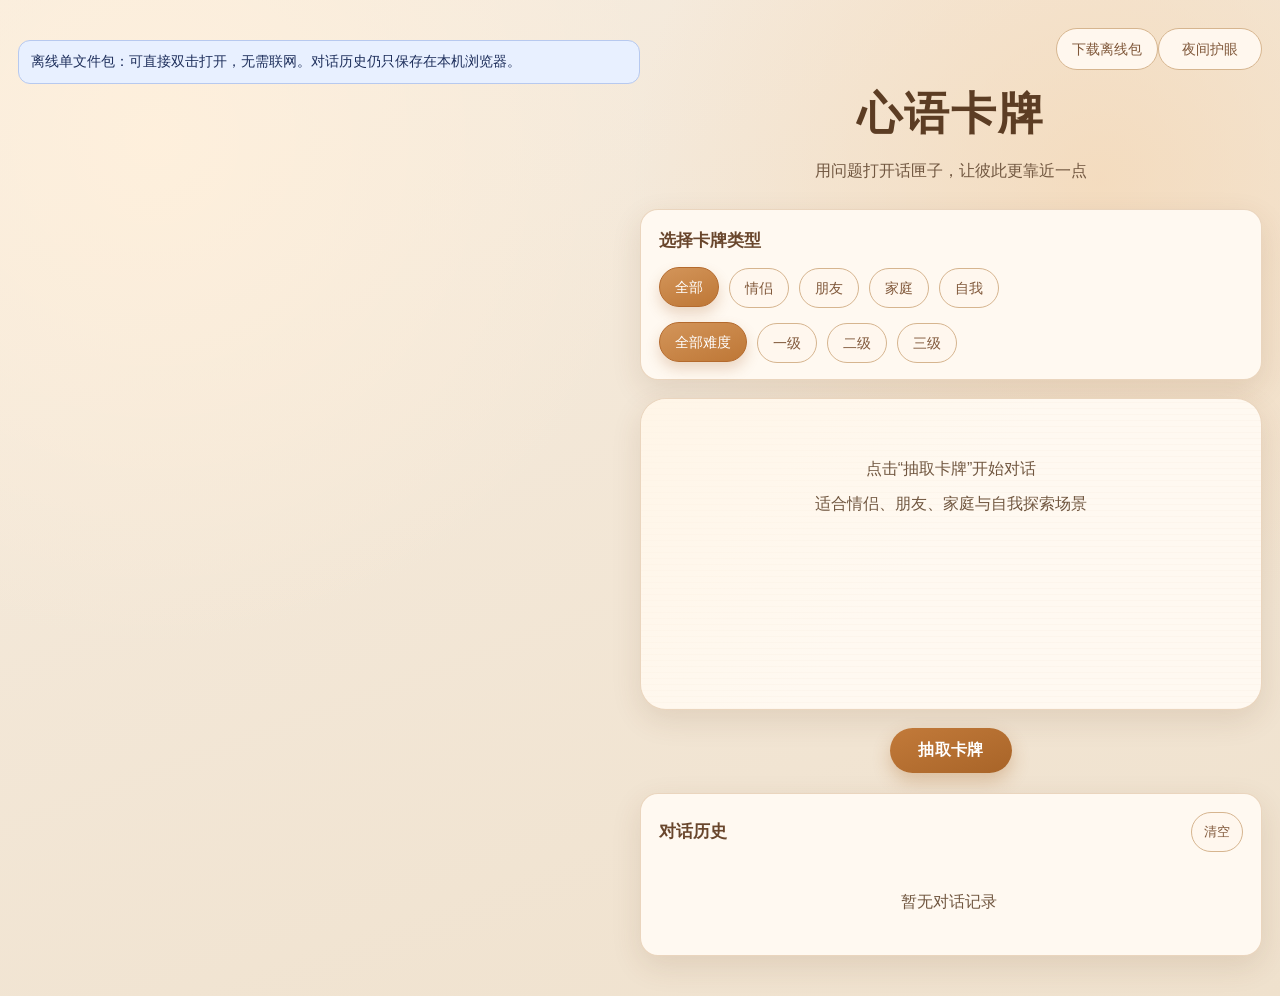
<file: heart-talk/heart-talk-cards-offline.html>
﻿<!DOCTYPE html>
<html lang="zh-CN">
<head>
    <meta charset="UTF-8">
    <meta name="viewport" content="width=device-width, initial-scale=1.0">
    <meta name="theme-color" content="#c27a3a">
    <meta name="apple-mobile-web-app-capable" content="yes">
    <meta name="apple-mobile-web-app-status-bar-style" content="default">
    <meta name="apple-mobile-web-app-title" content="心语卡牌">
    <link rel="manifest" href="./manifest.webmanifest">
    <link rel="apple-touch-icon" href="./icons/icon-192.png">
    <title>心语卡牌（离线包）</title>
    </head>
<body>

    <div class="container" style="padding-bottom:0">
      <div style="background:#e8f0ff;border:1px solid #b7c9ef;color:#1e2f5c;padding:10px 12px;border-radius:12px;margin:12px 0 0;font-size:14px;">
        离线单文件包：可直接双击打开，无需联网。对话历史仍只保存在本机浏览器。
      </div>
    </div>
<div class="container">
        <header>
            <div class="theme-switch-wrap">
                <a class="filter-btn" href="./heart-talk-cards-offline.html" download style="text-decoration:none;display:inline-flex;align-items:center;">下载离线包</a>
                <button class="filter-btn theme-toggle-btn" id="themeToggleBtn" type="button" aria-label="切换夜间护眼模式">夜间护眼</button>
            </div>
            <h1>心语卡牌</h1>
            <p>用问题打开话匣子，让彼此更靠近一点</p>
        </header>

        <div class="filter-section">
            <h3>选择卡牌类型</h3>
            <div class="filter-buttons" id="categoryFilters">
                <button class="filter-btn active" data-category="all">全部</button>
                <button class="filter-btn" data-category="couple">情侣</button>
                <button class="filter-btn" data-category="friend">朋友</button>
                <button class="filter-btn" data-category="family">家庭</button>
                <button class="filter-btn" data-category="self">自我</button>
            </div>
            <div class="filter-buttons" style="margin-top: 15px;" id="levelFilters">
                <button class="filter-btn active" data-level="all">全部难度</button>
                <button class="filter-btn" data-level="1">一级</button>
                <button class="filter-btn" data-level="2">二级</button>
                <button class="filter-btn" data-level="3">三级</button>
            </div>
        </div>

        <div class="card-container" id="cardContainer">
            <div class="empty-state" id="emptyState">
                <p>点击“抽取卡牌”开始对话</p>
                <p>适合情侣、朋友、家庭与自我探索场景</p>
            </div>
            <div id="cardContent" style="display: none;">
                <div class="card-category" id="cardCategory"></div>
                <div class="card-level" id="cardLevel"></div>
                <div class="card-question" id="cardQuestion"></div>
            </div>
        </div>

        <div class="controls">
            <button class="btn" id="drawBtn">抽取卡牌</button>
            <button class="btn btn-secondary" id="saveBtn" style="display: none;">保存回答</button>
            <button class="btn btn-secondary" id="shareBtn" style="display: none;">分享</button>
        </div>

        <div class="history-section">
            <h3>
                对话历史
                <button class="filter-btn" id="clearHistoryBtn" style="font-size: 0.8rem; padding: 5px 12px;">清空</button>
            </h3>
            <div class="history-list" id="historyList">
                <div class="empty-state">
                    <p>暂无对话记录</p>
                </div>
            </div>
        </div>
    </div>

    <div class="modal" id="saveModal">
        <div class="modal-content">
            <h3>你的回答</h3>
            <p id="saveModalQuestion" style="margin-bottom: 15px; color: #6b7280;"></p>
            <textarea id="answerInput" placeholder="写下你的思考和感受..."></textarea>
            <button class="btn" id="confirmSaveBtn">保存</button>
            <button class="btn btn-secondary" id="cancelSaveBtn">取消</button>
        </div>
    </div>

    <div class="modal" id="shareModal">
        <div class="modal-content">
            <h3>分享这张卡牌</h3>
            <div class="share-preview" id="sharePreview">
                <div class="question" id="shareQuestion"></div>
                <div class="answer" id="shareAnswer"></div>
            </div>
            <button class="btn" id="copyShareBtn">复制内容</button>
            <button class="btn btn-secondary" id="closeShareBtn">关闭</button>
        </div>
    </div>

    <div class="modal" id="confirmModal">
        <div class="modal-content">
            <h3>请确认操作</h3>
            <p id="confirmMessage" style="margin-bottom: 16px; color: #6b7280;"></p>
            <div class="modal-actions">
                <button class="btn btn-secondary" id="confirmCancelBtn">取消</button>
                <button class="btn" id="confirmOkBtn">确认</button>
            </div>
        </div>
    </div>

    <div id="toastContainer" aria-live="polite" aria-atomic="true"></div>

    <script type="module" src="./src/main.js"></script>

<style>
/* ============================================================
   共享主题：暖色调 + 夜间模式
   所有工具页面统一引用：<link rel="stylesheet" href="../shared/theme.css">
   （根聚合首页用 href="./shared/theme.css"）
   ============================================================ */

/* ---- 基础变量（全工具共用调色板） ---- */
:root {
    --bg-main: #f6ecdf;
    --bg-secondary: #efe1cd;
    --paper: #fff9f1;
    --paper-strong: #fff5e8;
    --text-primary: #3d2c1f;
    --text-secondary: #715740;
    --text-muted: #9a7f67;
    --accent: #c27a3a;
    --accent-strong: #a86428;
    --accent-soft: #e7c6a2;
    --line: #e4ccb0;
    --success: #357a4c;
    --danger: #a54a2a;
    --shadow-soft: 0 10px 30px rgba(95, 60, 25, 0.12);
    --shadow-card: 0 16px 34px rgba(95, 60, 25, 0.16);
    --radius-xl: 26px;
    --radius-lg: 18px;
    --radius-md: 12px;
}

/* ---- 夜间模式变量 ---- */
:root[data-theme='dark'] {
    --bg-main: #1f1b17;
    --bg-secondary: #2b241e;
    --paper: #2f2821;
    --paper-strong: #3a3027;
    --text-primary: #f5e9d9;
    --text-secondary: #e3ccb2;
    --text-muted: #c1a88d;
    --accent: #d69a5c;
    --accent-strong: #ba7e40;
    --accent-soft: #8a6a45;
    --line: #5a4a3a;
    --success: #79b489;
    --danger: #d37f63;
    --shadow-soft: 0 12px 30px rgba(0, 0, 0, 0.3);
}

/* ---- 别名（premarital 短变量名 → 共享名） ---- */
:root {
    --bg: var(--bg-main);
    --bg2: var(--bg-secondary);
    --card: var(--paper);
    --card2: var(--paper-strong);
    --text: var(--text-primary);
    --muted: var(--text-secondary);
}

/* ---- 全局 reset ---- */
* { margin: 0; padding: 0; box-sizing: border-box; -webkit-tap-highlight-color: transparent; }

/* ---- 基础排版 ---- */
body {
    font-family: 'Noto Sans SC', 'Microsoft YaHei', sans-serif;
    color: var(--text-primary);
    line-height: 1.55;
    transition: background 0.26s ease, color 0.2s ease;
}

/* ---- 共享组件：夜间模式适配 ---- */
:root[data-theme='dark'] header h1 { color: #f7e8d5; }
:root[data-theme='dark'] .btn-secondary {
    background: var(--paper-strong);
    color: #ecd2b5;
    border-color: #6a523b;
    box-shadow: 0 8px 16px rgba(0, 0, 0, 0.25);
}


body {
    font-family: 'Noto Sans SC', 'Microsoft YaHei', sans-serif;
    color: var(--text-primary);
    background:
        radial-gradient(circle at 12% 14%, rgba(255, 240, 220, 0.9) 0%, rgba(255, 240, 220, 0) 36%),
        radial-gradient(circle at 86% 18%, rgba(244, 216, 183, 0.75) 0%, rgba(244, 216, 183, 0) 34%),
        linear-gradient(160deg, var(--bg-main) 0%, var(--bg-secondary) 100%);
    /* 背景画在 body 上，min-height:100% 在 html 高度为 auto 时解析成 auto，
       内容比视口矮时下方会露白出现横向接缝，改用视口单位撑满 */
    min-height: 100vh;
    min-height: 100dvh;
    display: flex;
    justify-content: center;
    padding: 28px 18px calc(40px + env(safe-area-inset-bottom));
    line-height: 1.55;
    -webkit-tap-highlight-color: transparent;
    transition: background 0.26s ease, color 0.2s ease;
}

.container {
    width: 100%;
    max-width: 760px;
    position: relative;
}

header {
    text-align: center;
    margin-bottom: 26px;
    animation: rise-in 0.5s ease-out both;
}

/* 返回工具箱：与其它工具页保持一致，触控目标不小于 44px */
.back-link {
    display: inline-flex;
    align-items: center;
    min-height: 44px;
    padding: 6px 10px;
    color: var(--text-muted);
    text-decoration: none;
    font-size: 0.9rem;
    border-radius: 999px;
    transition: color 0.2s ease;
}
.back-link:hover { color: var(--accent-strong); }

.theme-switch-wrap {
    display: flex;
    justify-content: flex-end;
    margin-bottom: 10px;
}
.theme-toggle-btn {
    min-width: 104px;
    padding-inline: 14px;
}

header h1 {
    font-family: 'Noto Serif SC', 'Songti SC', serif;
    font-size: clamp(2rem, 4.3vw, 2.8rem);
    letter-spacing: 0.04em;
    color: #5c3d24;
    margin-bottom: 8px;
}

header p {
    color: var(--text-secondary);
    font-size: 1.02rem;
}

.filter-section,
.history-section,
.card-container,
.modal-content {
    background: var(--paper);
    border: 1px solid rgba(228, 204, 176, 0.78);
    box-shadow: var(--shadow-soft);
}

.filter-section,
.history-section {
    border-radius: var(--radius-lg);
    padding: 18px 18px 16px;
}

.filter-section {
    margin-bottom: 18px;
    animation: rise-in 0.55s ease-out both;
}

.filter-section h3,
.history-section h3 {
    font-family: 'Noto Serif SC', 'Songti SC', serif;
    color: #69462c;
    margin-bottom: 14px;
    font-size: 1.06rem;
}

.filter-buttons {
    display: flex;
    flex-wrap: wrap;
    gap: 10px;
}

.filter-btn {
    border: 1px solid #d6b58f;
    background: #fff7ee;
    color: #80583a;
    border-radius: 999px;
    padding: 9px 15px;
    font-size: 0.9rem;
    min-height: 40px;
    cursor: pointer;
    transition: transform 0.18s cubic-bezier(0.2, 0.8, 0.2, 1), box-shadow 0.18s ease, background-color 0.2s ease, color 0.2s ease, border-color 0.2s ease;
}

.filter-btn:hover,
.filter-btn.active {
    background: linear-gradient(160deg, #d3955a 0%, #be7736 100%);
    color: #fff;
    border-color: #b46a2d;
    box-shadow: 0 7px 14px rgba(167, 101, 44, 0.24);
    transform: translateY(-1px);
}

.filter-btn:active {
    transform: scale(0.98);
}

.card-container {
    border-radius: var(--radius-xl);
    padding: 34px 28px;
    min-height: 312px;
    margin-bottom: 18px;
    position: relative;
    overflow: hidden;
    animation: rise-in 0.6s ease-out both;
}

.card-container::before {
    content: '';
    position: absolute;
    inset: 0;
    pointer-events: none;
    background:
        linear-gradient(130deg, rgba(255, 244, 228, 0.75) 0%, rgba(255, 244, 228, 0) 46%),
        repeating-linear-gradient(0deg, rgba(191, 147, 107, 0.035) 0, rgba(191, 147, 107, 0.035) 1px, transparent 1px, transparent 6px);
}

#cardContent,
#emptyState {
    position: relative;
    z-index: 1;
}

.empty-state {
    text-align: center;
    color: var(--text-secondary);
    padding: 24px 12px;
}

.empty-state p + p {
    margin-top: 10px;
}

.card-category {
    font-size: 0.9rem;
    color: #896a4d;
    margin-bottom: 12px;
    text-transform: none;
}

.card-level,
.history-item .level-badge {
    display: inline-flex;
    align-items: center;
    border-radius: 999px;
    padding: 5px 13px;
    font-size: 0.8rem;
    font-weight: 700;
    border: 1px solid transparent;
    margin-bottom: 16px;
}

.level-1 {
    background: #f7ecdc;
    color: #8f5d2f;
    border-color: #e6c9a7;
}

.level-2 {
    background: #f4e2cf;
    color: #7b4625;
    border-color: #dfbb93;
}

.level-3 {
    background: #f0d9c7;
    color: #6e2f1e;
    border-color: #d8ab8d;
}

.card-question {
    font-family: 'Noto Serif SC', 'Songti SC', serif;
    font-size: clamp(1.28rem, 2.7vw, 1.68rem);
    line-height: 1.75;
    color: #422c1a;
}

.controls {
    display: flex;
    justify-content: center;
    flex-wrap: wrap;
    gap: 10px;
    margin-bottom: 20px;
    animation: rise-in 0.65s ease-out both;
}

.btn {
    border: none;
    border-radius: 999px;
    min-height: 44px;
    padding: 12px 28px;
    font-size: 0.98rem;
    font-weight: 600;
    cursor: pointer;
    letter-spacing: 0.02em;
    transition: transform 0.18s cubic-bezier(0.2, 0.8, 0.2, 1), box-shadow 0.2s ease, filter 0.2s ease;
}

.btn:hover {
    transform: translateY(-1px);
}

.btn:active {
    transform: translateY(0) scale(0.98);
}

.btn {
    background: linear-gradient(160deg, var(--accent) 0%, var(--accent-strong) 100%);
    color: #fff;
    box-shadow: 0 8px 18px rgba(166, 98, 38, 0.3);
}

.btn-secondary {
    background: #fff3e5;
    color: #875734;
    border: 1px solid #e0bf9b;
    box-shadow: 0 8px 16px rgba(113, 76, 40, 0.12);
}

.history-section {
    margin-top: 4px;
    animation: rise-in 0.7s ease-out both;
}

.history-section h3 {
    display: flex;
    align-items: center;
    justify-content: space-between;
    gap: 10px;
}

.history-list {
    max-height: 420px;
    overflow-y: auto;
    padding-right: 4px;
    -webkit-overflow-scrolling: touch;
    overscroll-behavior: contain;
}

.history-item {
    background: var(--paper-strong);
    border: 1px solid #ecd4b8;
    border-left: 4px solid #c68449;
    border-radius: var(--radius-md);
    padding: 13px;
    margin-bottom: 10px;
}

.history-item .timestamp {
    color: var(--text-muted);
    font-size: 0.78rem;
    margin-bottom: 6px;
}

.history-item .question {
    color: #4d331f;
    font-weight: 600;
    margin-bottom: 8px;
}

.history-item .answer {
    background: #fffcf7;
    border: 1px solid #edd9c3;
    border-radius: 10px;
    color: #65472f;
    padding: 11px;
    white-space: pre-wrap;
}

.modal {
    display: none;
    position: fixed;
    inset: 0;
    background: rgba(74, 51, 33, 0.42);
    backdrop-filter: blur(2px);
    align-items: center;
    justify-content: center;
    z-index: 999;
    padding: 20px;
}

.modal.active {
    display: flex;
}

.modal-content {
    border-radius: 20px;
    width: min(540px, 100%);
    padding: 24px 20px;
    animation: pop-in 0.24s ease-out;
}

.modal-content h3 {
    font-family: 'Noto Serif SC', 'Songti SC', serif;
    color: #664327;
    margin-bottom: 16px;
}

.modal-content textarea {
    width: 100%;
    min-height: 140px;
    border: 1px solid #d7ba97;
    border-radius: 10px;
    background: #fffbf6;
    color: #4c3422;
    padding: 11px 12px;
    resize: vertical;
    margin-bottom: 14px;
    font: inherit;
}

.modal-content textarea:focus-visible,
.btn:focus-visible,
.filter-btn:focus-visible {
    outline: 2px solid #b96a2b;
    outline-offset: 2px;
}

.modal-actions {
    display: flex;
    gap: 10px;
    justify-content: flex-end;
}

.modal-actions .btn {
    min-width: 92px;
}

.share-preview {
    border: 1px solid #e4c9a9;
    border-radius: 14px;
    background: linear-gradient(150deg, #fff5e7 0%, #f8e7d2 100%);
    padding: 16px;
    text-align: left;
    margin-bottom: 16px;
}

.share-preview .question {
    font-family: 'Noto Serif SC', 'Songti SC', serif;
    color: #50341f;
    font-size: 1.05rem;
    margin-bottom: 9px;
}

.share-preview .answer {
    color: #6a4a2f;
    background: rgba(255, 255, 255, 0.65);
    border-radius: 10px;
    padding: 10px;
    border: 1px solid #ead2b6;
}

#toastContainer {
    position: fixed;
    right: 18px;
    bottom: 20px;
    display: flex;
    flex-direction: column;
    gap: 10px;
    z-index: 1200;
}

.toast {
    min-width: 220px;
    max-width: min(88vw, 320px);
    background: #fff8ee;
    border: 1px solid #e7c8a4;
    color: #6b4a2d;
    border-left: 4px solid var(--accent);
    border-radius: 10px;
    padding: 10px 12px;
    box-shadow: 0 8px 22px rgba(95, 60, 25, 0.18);
    opacity: 0;
    transform: translateY(6px);
    animation: toast-in 0.18s cubic-bezier(0.2, 0.8, 0.2, 1) forwards;
}

.toast.toast-error {
    border-left-color: var(--danger);
}

.toast.toast-success {
    border-left-color: var(--success);
}

.toast.toast-hide {
    animation: toast-out 0.18s ease forwards;
}

@keyframes rise-in {
    from {
        opacity: 0;
        transform: translateY(14px);
    }
    to {
        opacity: 1;
        transform: translateY(0);
    }
}

@keyframes pop-in {
    from {
        opacity: 0;
        transform: translateY(10px) scale(0.98);
    }
    to {
        opacity: 1;
        transform: translateY(0) scale(1);
    }
}

@keyframes toast-in {
    from {
        opacity: 0;
        transform: translateY(6px);
    }
    to {
        opacity: 1;
        transform: translateY(0);
    }
}

@keyframes toast-out {
    from {
        opacity: 1;
        transform: translateY(0);
    }
    to {
        opacity: 0;
        transform: translateY(4px);
    }
}

@media (max-width: 600px) {
    body {
        padding: 16px 12px calc(26px + env(safe-area-inset-bottom));
    }

    header {
        margin-bottom: 18px;
    }

    header p {
        font-size: 0.95rem;
    }

    .card-container {
        padding: 26px 18px;
        min-height: 280px;
    }

    .card-question {
        font-size: clamp(1.12rem, 4.7vw, 1.35rem);
        line-height: 1.66;
    }

    .btn {
        width: 100%;
        min-height: 46px;
        padding-top: 11px;
        padding-bottom: 11px;
    }

    .controls {
        flex-direction: column;
        align-items: stretch;
        gap: 8px;
    }

    .filter-btn {
        min-height: 44px;
        padding: 8px 14px;
    }

    .filter-buttons {
        gap: 8px;
    }

    .history-list {
        max-height: 300px;
    }

    .modal-content {
        padding: 20px 16px;
    }

    .modal-content textarea {
        min-height: 120px;
    }

    #toastContainer {
        left: 12px;
        right: 12px;
        bottom: 14px;
    }

    .modal-actions {
        flex-direction: column-reverse;
    }
}

@media (max-width: 360px) {
    body {
        padding: 14px 10px calc(20px + env(safe-area-inset-bottom));
    }

    header h1 {
        font-size: 1.82rem;
        letter-spacing: 0.02em;
    }

    header p {
        font-size: 0.9rem;
    }

    .filter-section,
    .history-section {
        padding: 14px 12px;
    }

    .card-container {
        min-height: 248px;
        padding: 20px 14px;
    }

    .card-question {
        font-size: 1.05rem;
        line-height: 1.62;
    }

    .history-list {
        max-height: 240px;
    }

    .btn {
        min-height: 46px;
        font-size: 0.94rem;
    }
}

@media (min-width: 361px) and (max-width: 390px) {
    body {
        padding: 16px 12px calc(24px + env(safe-area-inset-bottom));
    }

    header h1 {
        font-size: 2.02rem;
    }

    .card-container {
        min-height: 268px;
        padding: 24px 16px;
    }

    .card-question {
        font-size: 1.12rem;
        line-height: 1.64;
    }

    .history-list {
        max-height: 276px;
    }
}

@media (min-width: 391px) and (max-width: 430px) {
    body {
        padding: 18px 14px calc(24px + env(safe-area-inset-bottom));
    }

    header h1 {
        font-size: 2.14rem;
    }

    .card-container {
        min-height: 286px;
        padding: 26px 18px;
    }

    .card-question {
        font-size: 1.18rem;
        line-height: 1.66;
    }

    .history-list {
        max-height: 304px;
    }
}

@media (max-width: 430px) and (max-height: 844px) {
    .history-list {
        max-height: 250px;
    }
}

@media (max-width: 430px) and (min-height: 932px) {
    .card-container {
        min-height: 300px;
    }

    .history-list {
        max-height: 340px;
    }
}

@media (max-width: 420px) {
    .filter-buttons .filter-btn {
        flex: 1 1 calc(50% - 8px);
        text-align: center;
    }

    .history-item {
        padding: 11px;
    }

    .history-item .answer {
        padding: 9px;
    }
}

@media (prefers-reduced-motion: reduce) {
    *, *::before, *::after {
        animation: none !important;
        transition: none !important;
        scroll-behavior: auto !important;
    }
}

:root[data-theme='dark'] header h1 { color: #f7e8d5; }
:root[data-theme='dark'] .filter-section h3,
:root[data-theme='dark'] .history-section h3 { color: #ecd2b5; }
:root[data-theme='dark'] .card-category { color: #d4b493; }
:root[data-theme='dark'] .card-question { color: #f7e7d2; }
:root[data-theme='dark'] .history-item { border-color: #66513d; }
:root[data-theme='dark'] .history-item .question { color: #efd9bf; }
:root[data-theme='dark'] .history-item .answer {
    background: #32281f;
    border-color: #5b4835;
    color: #e8d4bd;
}
:root[data-theme='dark'] .modal-content h3 { color: #f0d8bc; }
:root[data-theme='dark'] .modal-content textarea {
    background: #2b221a;
    border-color: #69533d;
    color: #f4e5d3;
}
:root[data-theme='dark'] .share-preview .question { color: #efd9bf; }
:root[data-theme='dark'] .share-preview .answer {
    background: rgba(42, 33, 25, 0.7);
    border-color: #6e563f;
    color: #f2dfc8;
}
:root[data-theme='dark'] .toast {
    background: #32281f;
    border-color: #6a523b;
    color: #f3dfc8;
}


</style>
<script>
// ---- src/data/cards.js ----
const cards = [
            // ========== Level 1 - 轻松热身（36 张）==========
            // 💕 情侣 - Level 1
            { id: 1, level: 1, category: 'couple', question: '今天我最让你开心的一个举动是什么？' },
            { id: 2, level: 1, category: 'couple', question: '你最喜欢我的哪个小习惯？' },
            { id: 3, level: 1, category: 'couple', question: '我们一起做过最有趣的事是什么？' },
            { id: 4, level: 1, category: 'couple', question: '你什么时候第一次对我心动？' },
            { id: 5, level: 1, category: 'couple', question: '用三个词形容我们的关系' },
            { id: 6, level: 1, category: 'couple', question: '你最喜欢我们一起做的哪件事？' },
            { id: 7, level: 1, category: 'couple', question: '今天有什么想和我分享的小事吗？' },
            { id: 8, level: 1, category: 'couple', question: '最近有什么让你开心的事？' },
            { id: 9, level: 1, category: 'couple', question: '你理想中的周末是怎样度过的？' },
            { id: 10, level: 1, category: 'couple', question: '如果能去任何地方旅行，你最想去哪里？' },
            { id: 11, level: 1, category: 'couple', question: '你最近看过最好的电影是什么？' },
            { id: 12, level: 1, category: 'couple', question: '最喜欢我做的哪道菜？' },
            
            // 👫 朋友 - Level 1
            { id: 13, level: 1, category: 'friend', question: '我们第一次见面时，你对我的印象是什么？' },
            { id: 14, level: 1, category: 'friend', question: '你最喜欢我们一起做的什么活动？' },
            { id: 15, level: 1, category: 'friend', question: '用三个词形容我们的友谊' },
            { id: 16, level: 1, category: 'friend', question: '最近有什么让你开心的小事？' },
            { id: 17, level: 1, category: 'friend', question: '最近有什么新鲜事想分享吗？' },
            { id: 18, level: 1, category: 'friend', question: '这周过得怎么样？' },
            { id: 19, level: 1, category: 'friend', question: '最近有什么新的爱好或兴趣？' },
            { id: 20, level: 1, category: 'friend', question: '推荐一本你最近喜欢的书' },
            
            // 👨‍👩‍ 家庭 - Level 1
            { id: 21, level: 1, category: 'family', question: '家里最让你感到温暖的时刻是什么？' },
            { id: 22, level: 1, category: 'family', question: '你最喜欢家里的哪个传统？' },
            { id: 23, level: 1, category: 'family', question: '用三个词形容我们的家庭' },
            { id: 24, level: 1, category: 'family', question: '小时候家里最让你温暖的传统是什么？' },
            { id: 25, level: 1, category: 'family', question: '家人做的哪道菜让你最怀念？' },
            { id: 26, level: 1, category: 'family', question: '你最想和家人一起完成的一件事是什么？' },
            { id: 27, level: 1, category: 'family', question: '家里有什么有趣的故事？' },
            { id: 28, level: 1, category: 'family', question: '最近和家人有什么开心的时刻？' },
            
            // 🧘 自我 - Level 1
            { id: 29, level: 1, category: 'self', question: '今天最让你开心的小事是什么？' },
            { id: 30, level: 1, category: 'self', question: '用三个词形容现在的自己' },
            { id: 31, level: 1, category: 'self', question: '最近有什么新的发现或领悟？' },
            { id: 32, level: 1, category: 'self', question: '最近有什么让你感到有成就感的事情？' },
            { id: 33, level: 1, category: 'self', question: '今天有什么让你感恩的事情？' },
            { id: 34, level: 1, category: 'self', question: '如果可以学习一项新技能，你想学什么？' },
            { id: 35, level: 1, category: 'self', question: '最近有什么新的爱好或兴趣？' },
            { id: 36, level: 1, category: 'self', question: '这周有什么小确幸？' },
            
            // ========== Level 2 - 情感深入（40 张）==========
            // 💕 情侣 - Level 2
            { id: 37, level: 2, category: 'couple', question: '这段关系让你变成了什么样的人？' },
            { id: 38, level: 2, category: 'couple', question: '你觉得我们之间最健康的沟通方式是什么？' },
            { id: 39, level: 2, category: 'couple', question: '你希望我们一年后的关系是什么样的？' },
            { id: 40, level: 2, category: 'couple', question: '有什么是我做过让你感动但你没说过的事？' },
            { id: 41, level: 2, category: 'couple', question: '你觉得我们处理冲突的方式健康吗？' },
            { id: 42, level: 2, category: 'couple', question: '你什么时候第一次意识到你爱我？' },
            { id: 43, level: 2, category: 'couple', question: '做什么事让你感觉最被爱？' },
            { id: 44, level: 2, category: 'couple', question: '你理想中的亲密关系是什么样的？' },
            { id: 45, level: 2, category: 'couple', question: '在我面前，你什么时候感觉最自在？' },
            { id: 46, level: 2, category: 'couple', question: '在我们的关系中，你最感激的三个时刻是什么？' },
            { id: 47, level: 2, category: 'couple', question: '你童年最难忘的经历是什么？它如何影响了你？' },
            { id: 48, level: 2, category: 'couple', question: '你对未来的五年有什么样的憧憬？' },
            { id: 49, level: 2, category: 'couple', question: '你觉得我们之间最珍贵的特质是什么？' },
            { id: 50, level: 2, category: 'couple', question: '有什么话你一直想对我说，但还没说出口？' },
            { id: 51, level: 2, category: 'couple', question: '我们第一次约会时你在想什么？' },
            { id: 52, level: 2, category: 'couple', question: '我们一起经历的哪个挑战让你最骄傲？' },
            { id: 53, level: 2, category: 'couple', question: '你认为爱情中最重要的是什么？' },
            { id: 54, level: 2, category: 'couple', question: '什么让你感到真正的快乐和满足？' },
            
            // 👫 朋友 - Level 2
            { id: 55, level: 2, category: 'friend', question: '这段友谊让你变成了什么样的人？' },
            { id: 56, level: 2, category: 'friend', question: '有什么是你只愿意告诉我，不会告诉别人的？' },
            { id: 57, level: 2, category: 'friend', question: '你觉得真正的朋友应该是什么样的？' },
            { id: 58, level: 2, category: 'friend', question: '我们一起经历的最难忘的事是什么？' },
            { id: 59, level: 2, category: 'friend', question: '你希望我们五年后的友谊是什么样的？' },
            { id: 60, level: 2, category: 'friend', question: '你最珍视的友谊是怎样的？为什么它对你重要？' },
            { id: 61, level: 2, category: 'friend', question: '在你人生低谷时，是谁帮助了你？发生了什么？' },
            { id: 62, level: 2, category: 'friend', question: '你觉得我们之间的友谊最特别的地方是什么？' },
            { id: 63, level: 2, category: 'friend', question: '什么书或电影对你影响最深？' },
            { id: 64, level: 2, category: 'friend', question: '你如何定义成功？这个定义有过变化吗？' },
            { id: 65, level: 2, category: 'friend', question: '过去一年你最大的成长是什么？' },
            { id: 66, level: 2, category: 'friend', question: '你最大的优点和缺点分别是什么？' },
            
            // 👨‍👩‍ 家庭 - Level 2
            { id: 67, level: 2, category: 'family', question: '成长过程中，我最让你骄傲的时刻是什么？' },
            { id: 68, level: 2, category: 'family', question: '有什么是你一直想感谢但我没说的？' },
            { id: 69, level: 2, category: 'family', question: '你觉得我们家最宝贵的价值观是什么？' },
            { id: 70, level: 2, category: 'family', question: '家里有什么变化让你感触最深？' },
            { id: 71, level: 2, category: 'family', question: '你希望我们家庭时间怎么度过？' },
            { id: 72, level: 2, category: 'family', question: '父母教给你最重要的人生道理是什么？' },
            { id: 73, level: 2, category: 'family', question: '你觉得家庭对你性格形成的最大影响是什么？' },
            { id: 74, level: 2, category: 'family', question: '你想对小时候的自己说什么？' },
            { id: 75, level: 2, category: 'family', question: '什么让你感到真正的快乐和满足？' },
            { id: 76, level: 2, category: 'family', question: '你对"家"的理解这些年有什么变化？' },
            
            // 🧘 自我 - Level 2
            { id: 77, level: 2, category: 'self', question: '你最喜欢自己的哪个特质？' },
            { id: 78, level: 2, category: 'self', question: '过去一年你最大的成长是什么？' },
            { id: 79, level: 2, category: 'self', question: '有什么是你一直想做但还没开始的？' },
            { id: 80, level: 2, category: 'self', question: '你理想中的一天是什么样的？' },
            { id: 81, level: 2, category: 'self', question: '什么让你感到最有意义？' },
            { id: 82, level: 2, category: 'self', question: '你人生中最艰难的决定是什么？你是如何做出的？' },
            { id: 83, level: 2, category: 'self', question: '什么让你感到真正的快乐和满足？' },
            { id: 84, level: 2, category: 'self', question: '你最大的优点和缺点分别是什么？' },
            { id: 85, level: 2, category: 'self', question: '过去一年你最大的成长是什么？' },
            { id: 86, level: 2, category: 'self', question: '什么书或电影对你影响最深？' },
            { id: 87, level: 2, category: 'self', question: '你如何定义成功？这个定义有过变化吗？' },
            { id: 88, level: 2, category: 'self', question: '最近有什么新的发现或领悟？' },
            { id: 89, level: 2, category: 'self', question: '你的长期目标是什么？' },
            { id: 90, level: 2, category: 'self', question: '什么能给你带来内心的平静？' },
            
            // ========== Level 3 - 深度脆弱（24 张）==========
            // 💕 情侣 - Level 3
            { id: 91, level: 3, category: 'couple', question: '你在这段关系里最害怕失去什么？' },
            { id: 92, level: 3, category: 'couple', question: '有什么是我做过让你受伤但你一直没说的？' },
            { id: 93, level: 3, category: 'couple', question: '你觉得我们之间最大的挑战是什么？' },
            { id: 94, level: 3, category: 'couple', question: '你准备好和我共度余生了吗？为什么？' },
            { id: 95, level: 3, category: 'couple', question: '如果我们的关系只能保留一个回忆，你选择什么？' },
            { id: 96, level: 3, category: 'couple', question: '你在这段关系里最需要什么，但一直没开口？' },
            { id: 97, level: 3, category: 'couple', question: '有什么是你担心我会离开的原因？' },
            { id: 98, level: 3, category: 'couple', question: '你希望我如何在你困难时支持你？' },
            { id: 99, level: 3, category: 'couple', question: '你对婚姻和承诺的看法是什么？' },
            { id: 100, level: 3, category: 'couple', question: '你害怕失去什么？这个恐惧如何影响你的生活？' },

            // ========== Level 3 - 深水区（补 30 张）==========
            // 主题一：价值观与人生方向
            { id: 101, level: 3, category: 'couple', question: '人生中什么对你来说最重要？我愿意如何为它腾出空间？' },
            { id: 102, level: 3, category: 'couple', question: '你希望我们十年后过着怎样的生活？我们现在的选择在朝它走吗？' },
            { id: 103, level: 3, category: 'couple', question: '你觉得「成功」是什么？我们对成功的定义会冲突吗？' },
            { id: 104, level: 3, category: 'couple', question: '最想成为怎样的一个人？现在的我在帮你成为那个人吗？' },
            { id: 105, level: 3, category: 'couple', question: '信仰在我们关系里应该扮演什么角色？我们如何一起实践？' },
            { id: 106, level: 3, category: 'couple', question: '你后悔过人生里的哪个决定？它如何影响你对未来的选择？' },
            { id: 107, level: 3, category: 'couple', question: '如果我们对某件事的看法永远不一致，你会怎么接受？' },
            { id: 108, level: 3, category: 'couple', question: '你觉得两个人在一起，什么条件是可以妥协的，什么绝对不能？' },
            // 主题二：金钱观与生活习惯
            { id: 109, level: 3, category: 'couple', question: '你对花钱和存钱的底线是什么？我们会不会为钱吵架？' },
            { id: 110, level: 3, category: 'couple', question: '如果突然有了一笔钱，你第一件事想做什么？' },
            { id: 111, level: 3, category: 'couple', question: '你觉得我们之间「公平」意味着什么？举一个具体例子。' },
            { id: 112, level: 3, category: 'couple', question: '你希望我们两个人是各自独立、还是事无巨细分享？' },
            { id: 113, level: 3, category: 'couple', question: '当你压力大的时候，你希望我靠近你，还是给我空间？' },
            { id: 114, level: 3, category: 'couple', question: '我们的家，你希望布置成什么样？用什么词形容？' },
            // 主题三：原生家庭与亲密关系
            { id: 115, level: 3, category: 'couple', question: '你家里你最想传承给下一代的好习惯是什么？' },
            { id: 116, level: 3, category: 'couple', question: '你父母的关系里，哪一点是你希望我们一定不要重蹈的？' },
            { id: 117, level: 3, category: 'couple', question: '你觉得「家」对你的意义是什么？它该是什么感觉？' },
            { id: 118, level: 3, category: 'couple', question: '我们各自和家人之间，你希望我扮演怎样的角色？' },
            { id: 119, level: 3, category: 'couple', question: '有哪些话你是从父母那里听到、现在觉得需要重新思考的？' },
            { id: 120, level: 3, category: 'couple', question: '如果我们将来有孩子，你希望我「像现在这样」还是「变一个样」？' },
            // 主题四：冲突、脆弱与承诺
            { id: 121, level: 3, category: 'couple', question: '我们吵架的时候，你最希望我做的第一件事是什么？' },
            { id: 122, level: 3, category: 'couple', question: '有没有哪次我们吵架，你其实是想表达「我需要被在乎」？' },
            { id: 123, level: 3, category: 'couple', question: '你最想让我了解你内心的哪一部分？我一直没看见的部分。' },
            { id: 124, level: 3, category: 'couple', question: '你觉得我们关系里最坚固的一块基石是什么？' },
            { id: 125, level: 3, category: 'couple', question: '如果有一天我们不再爱了，你希望我们怎么处理？' },
            { id: 126, level: 3, category: 'couple', question: '你会在什么时候觉得「这段关系值得」？最近一次是什么时候？' },
            { id: 127, level: 3, category: 'couple', question: '你在这段关系里，有没有为了迎合我而压抑过真实的自己？' },
            { id: 128, level: 3, category: 'couple', question: '你对我有什么期待，是觉得我可能做不到、所以不敢提的？' },
            { id: 129, level: 3, category: 'couple', question: '我们之间最该被原谅的、最该被记住的分别是什么？' },
            { id: 130, level: 3, category: 'couple', question: '如果此刻对关系许一个愿望，你许什么？' }
        ];

// ---- src/core/card-service.js ----
function filterCards(cards, category, level) {
    return cards.filter((card) => {
        const categoryMatched = category === 'all' || card.category === category;
        const levelMatched = level === 'all' || String(card.level) === String(level);
        return categoryMatched && levelMatched;
    });
}

function drawRandomCard(cards) {
    if (!cards.length) return null;
    const index = Math.floor(Math.random() * cards.length);
    return cards[index];
}

// ---- src/core/history-store.js ----
const HISTORY_KEY = 'heartTalkHistory';

function loadHistory() {
    try {
        const raw = localStorage.getItem(HISTORY_KEY);
        if (!raw) return [];
        const parsed = JSON.parse(raw);
        return Array.isArray(parsed) ? parsed : [];
    } catch {
        return [];
    }
}

function saveHistory(history) {
    try {
        localStorage.setItem(HISTORY_KEY, JSON.stringify(history));
        return true;
    } catch {
        return false;
    }
}

function clearHistoryStore() {
    try {
        localStorage.removeItem(HISTORY_KEY);
        return true;
    } catch {
        return false;
    }
}

// ---- src/ui/render.js ----
function createElement(tag, className, text) {
    const node = document.createElement(tag);
    if (className) node.className = className;
    if (text !== undefined) node.textContent = text;
    return node;
}

function renderCard({ currentCard, categoryNames, levelNames, elements }) {
    const {
        emptyState,
        cardContent,
        cardCategory,
        cardLevel,
        cardQuestion,
        saveBtn,
        shareBtn
    } = elements;

    if (!currentCard) {
        emptyState.style.display = 'block';
        cardContent.style.display = 'none';
        saveBtn.style.display = 'none';
        shareBtn.style.display = 'none';
        return;
    }

    emptyState.style.display = 'none';
    cardContent.style.display = 'block';
    cardCategory.textContent = categoryNames[currentCard.category] || currentCard.category;
    cardLevel.textContent = levelNames[String(currentCard.level)] || `第${currentCard.level}级`;
    cardLevel.className = `card-level level-${currentCard.level}`;
    cardQuestion.textContent = currentCard.question;
    saveBtn.style.display = 'inline-block';
    shareBtn.style.display = 'inline-block';
}

function renderHistory({ history, levelNames, historyList }) {
    historyList.replaceChildren();

    if (!history.length) {
        const empty = createElement('div', 'empty-state');
        empty.appendChild(createElement('p', '', '暂无对话记录'));
        historyList.appendChild(empty);
        return;
    }

    const fragment = document.createDocumentFragment();
    history.forEach((item) => {
        const wrapper = createElement('div', 'history-item');
        wrapper.appendChild(createElement('div', 'timestamp', item.timestamp));

        const badge = createElement('span', `level-badge level-${item.card.level}`);
        badge.textContent = levelNames[String(item.card.level)] || `第${item.card.level}级`;
        wrapper.appendChild(badge);

        wrapper.appendChild(createElement('div', 'question', item.card.question));
        wrapper.appendChild(createElement('div', 'answer', item.answer));
        fragment.appendChild(wrapper);
    });

    historyList.appendChild(fragment);
}

// ---- src/main.js ----
const state = {
    currentCard: null,
    currentCategory: 'all',
    currentLevel: 'all',
    history: loadHistory()
};

const UI_TIMING = {
    toastVisibleMs: 1800,
    toastExitMs: 180
};

const THEME_KEY = 'heartTalkTheme';

const elements = {
    cardContainer: document.getElementById('cardContainer'),
    emptyState: document.getElementById('emptyState'),
    cardContent: document.getElementById('cardContent'),
    cardCategory: document.getElementById('cardCategory'),
    cardLevel: document.getElementById('cardLevel'),
    cardQuestion: document.getElementById('cardQuestion'),
    drawBtn: document.getElementById('drawBtn'),
    saveBtn: document.getElementById('saveBtn'),
    shareBtn: document.getElementById('shareBtn'),
    historyList: document.getElementById('historyList'),
    saveModal: document.getElementById('saveModal'),
    shareModal: document.getElementById('shareModal'),
    saveModalQuestion: document.getElementById('saveModalQuestion'),
    answerInput: document.getElementById('answerInput'),
    confirmSaveBtn: document.getElementById('confirmSaveBtn'),
    cancelSaveBtn: document.getElementById('cancelSaveBtn'),
    shareQuestion: document.getElementById('shareQuestion'),
    shareAnswer: document.getElementById('shareAnswer'),
    copyShareBtn: document.getElementById('copyShareBtn'),
    closeShareBtn: document.getElementById('closeShareBtn'),
    clearHistoryBtn: document.getElementById('clearHistoryBtn'),
    categoryFilters: document.getElementById('categoryFilters'),
    levelFilters: document.getElementById('levelFilters'),
    toastContainer: document.getElementById('toastContainer'),
    confirmModal: document.getElementById('confirmModal'),
    confirmMessage: document.getElementById('confirmMessage'),
    confirmOkBtn: document.getElementById('confirmOkBtn'),
    confirmCancelBtn: document.getElementById('confirmCancelBtn'),
    themeToggleBtn: document.getElementById('themeToggleBtn')
};

function buildNamesMap(selector, dataKey) {
    const map = {};
    document.querySelectorAll(selector).forEach((btn) => {
        const key = btn.dataset[dataKey];
        if (key && key !== 'all') {
            map[key] = btn.textContent.trim();
        }
    });
    return map;
}

const categoryNames = buildNamesMap('#categoryFilters .filter-btn', 'category');
const levelNames = buildNamesMap('#levelFilters .filter-btn', 'level');

function getSavedAnswerForCurrentCard() {
    if (!state.currentCard) return '';
    const item = state.history.find((entry) => entry.card.id === state.currentCard.id);
    return item ? item.answer : '';
}

function refreshCardView() {
    renderCard({
        currentCard: state.currentCard,
        categoryNames,
        levelNames,
        elements
    });
}

function refreshHistoryView() {
    renderHistory({
        history: state.history,
        levelNames,
        historyList: elements.historyList
    });
}

function getStoredTheme() {
    const value = localStorage.getItem(THEME_KEY);
    return value === 'dark' ? 'dark' : 'light';
}

function applyTheme(theme) {
    document.documentElement.setAttribute('data-theme', theme);
    const isDark = theme === 'dark';
    elements.themeToggleBtn.textContent = isDark ? '暖色模式' : '夜间护眼';
    elements.themeToggleBtn.setAttribute('aria-pressed', String(isDark));
}

function toggleTheme() {
    const current = document.documentElement.getAttribute('data-theme') === 'dark' ? 'dark' : 'light';
    const next = current === 'dark' ? 'light' : 'dark';
    localStorage.setItem(THEME_KEY, next);
    applyTheme(next);
    showToast(next === 'dark' ? '已切换到夜间护眼模式。' : '已切换到暖色模式。', 'success');
}

function showToast(message, type = 'info') {
    const oldToasts = elements.toastContainer.querySelectorAll('.toast');
    if (oldToasts.length >= 2) {
        oldToasts[0].remove();
    }

    const toast = document.createElement('div');
    toast.className = `toast ${type === 'error' ? 'toast-error' : type === 'success' ? 'toast-success' : ''}`.trim();
    toast.textContent = message;
    elements.toastContainer.appendChild(toast);

    setTimeout(() => {
        toast.classList.add('toast-hide');
        setTimeout(() => {
            toast.remove();
        }, UI_TIMING.toastExitMs);
    }, UI_TIMING.toastVisibleMs);
}

function showConfirm(message) {
    return new Promise((resolve) => {
        elements.confirmMessage.textContent = message;
        elements.confirmModal.classList.add('active');

        const cleanUp = () => {
            elements.confirmModal.classList.remove('active');
            elements.confirmOkBtn.removeEventListener('click', onConfirm);
            elements.confirmCancelBtn.removeEventListener('click', onCancel);
            elements.confirmModal.removeEventListener('click', onOverlayClick);
            document.removeEventListener('keydown', onKeyDown);
        };

        const onConfirm = () => {
            cleanUp();
            resolve(true);
        };

        const onCancel = () => {
            cleanUp();
            resolve(false);
        };

        const onOverlayClick = (event) => {
            if (event.target === elements.confirmModal) {
                onCancel();
            }
        };

        const onKeyDown = (event) => {
            if (event.key === 'Escape') {
                onCancel();
            }
        };

        elements.confirmOkBtn.addEventListener('click', onConfirm);
        elements.confirmCancelBtn.addEventListener('click', onCancel);
        elements.confirmModal.addEventListener('click', onOverlayClick);
        document.addEventListener('keydown', onKeyDown);
    });
}

function drawCard() {
    const filtered = filterCards(cards, state.currentCategory, state.currentLevel);
    if (!filtered.length) {
        showToast('当前筛选条件下没有可用卡牌，请调整筛选后重试。', 'error');
        return;
    }

    state.currentCard = drawRandomCard(filtered);
    refreshCardView();
    elements.cardContainer.scrollIntoView({ behavior: 'smooth', block: 'center' });
}

function openSaveModal() {
    if (!state.currentCard) return;
    elements.saveModalQuestion.textContent = state.currentCard.question;
    elements.answerInput.value = '';
    elements.saveModal.classList.add('active');
    elements.answerInput.focus();
}

function closeSaveModal() {
    elements.saveModal.classList.remove('active');
}

function saveAnswer() {
    if (!state.currentCard) return;

    const answer = elements.answerInput.value.trim();
    if (!answer) {
        showToast('请先输入你的回答。', 'error');
        return;
    }

    const historyItem = {
        id: Date.now(),
        timestamp: new Date().toLocaleString('zh-CN'),
        card: state.currentCard,
        answer
    };

    state.history.unshift(historyItem);
    if (!saveHistory(state.history)) {
        showToast('保存失败，请检查浏览器存储权限。', 'error');
        return;
    }

    refreshHistoryView();
    closeSaveModal();
    showToast('回答已保存。', 'success');
}

function openShareModal() {
    if (!state.currentCard) return;

    elements.shareQuestion.textContent = state.currentCard.question;
    const answer = getSavedAnswerForCurrentCard() || '（点击“保存回答”后可展示你的回答）';
    elements.shareAnswer.textContent = answer;
    elements.shareModal.classList.add('active');
}

function closeShareModal() {
    elements.shareModal.classList.remove('active');
}

function fallbackCopy(text) {
    const textarea = document.createElement('textarea');
    textarea.value = text;
    textarea.style.position = 'fixed';
    textarea.style.opacity = '0';
    document.body.appendChild(textarea);
    textarea.focus();
    textarea.select();

    let ok = false;
    try {
        ok = document.execCommand('copy');
    } catch {
        ok = false;
    }

    document.body.removeChild(textarea);
    return ok;
}

async function copyShareLink() {
    if (!state.currentCard) return;

    const text = `心语卡牌\n\n${state.currentCard.question}\n\n来自心语卡牌`;

    try {
        if (navigator.clipboard?.writeText) {
            await navigator.clipboard.writeText(text);
            showToast('已复制到剪贴板。', 'success');
            return;
        }

        if (fallbackCopy(text)) {
            showToast('已复制到剪贴板。', 'success');
            return;
        }

        showToast('复制失败，请手动复制。', 'error');
    } catch {
        if (fallbackCopy(text)) {
            showToast('已复制到剪贴板。', 'success');
            return;
        }
        showToast('复制失败，请手动复制。', 'error');
    }
}

async function clearHistory() {
    const confirmed = await showConfirm('确定要清空所有历史记录吗？此操作不可恢复。');
    if (!confirmed) return;

    state.history = [];
    clearHistoryStore();
    refreshHistoryView();
    showToast('历史记录已清空。', 'success');
}

function setActiveFilterButton(container, target) {
    if (!target.classList.contains('filter-btn')) return;
    container.querySelectorAll('.filter-btn').forEach((btn) => btn.classList.remove('active'));
    target.classList.add('active');
}

function setupEventListeners() {
    elements.drawBtn.addEventListener('click', drawCard);
    elements.saveBtn.addEventListener('click', openSaveModal);
    elements.shareBtn.addEventListener('click', openShareModal);
    elements.confirmSaveBtn.addEventListener('click', saveAnswer);
    elements.cancelSaveBtn.addEventListener('click', closeSaveModal);
    elements.closeShareBtn.addEventListener('click', closeShareModal);
    elements.copyShareBtn.addEventListener('click', copyShareLink);
    elements.clearHistoryBtn.addEventListener('click', clearHistory);
    elements.themeToggleBtn.addEventListener('click', toggleTheme);

    elements.categoryFilters.addEventListener('click', (event) => {
        setActiveFilterButton(elements.categoryFilters, event.target);
        if (event.target.dataset.category) {
            state.currentCategory = event.target.dataset.category;
        }
    });

    elements.levelFilters.addEventListener('click', (event) => {
        setActiveFilterButton(elements.levelFilters, event.target);
        if (event.target.dataset.level) {
            state.currentLevel = event.target.dataset.level;
        }
    });

    elements.saveModal.addEventListener('click', (event) => {
        if (event.target === elements.saveModal) closeSaveModal();
    });

    elements.shareModal.addEventListener('click', (event) => {
        if (event.target === elements.shareModal) closeShareModal();
    });
}

function init() {
    applyTheme(getStoredTheme());
    refreshCardView();
    refreshHistoryView();
    setupEventListeners();
}

init();

</script>

</body>
</html>
</file>
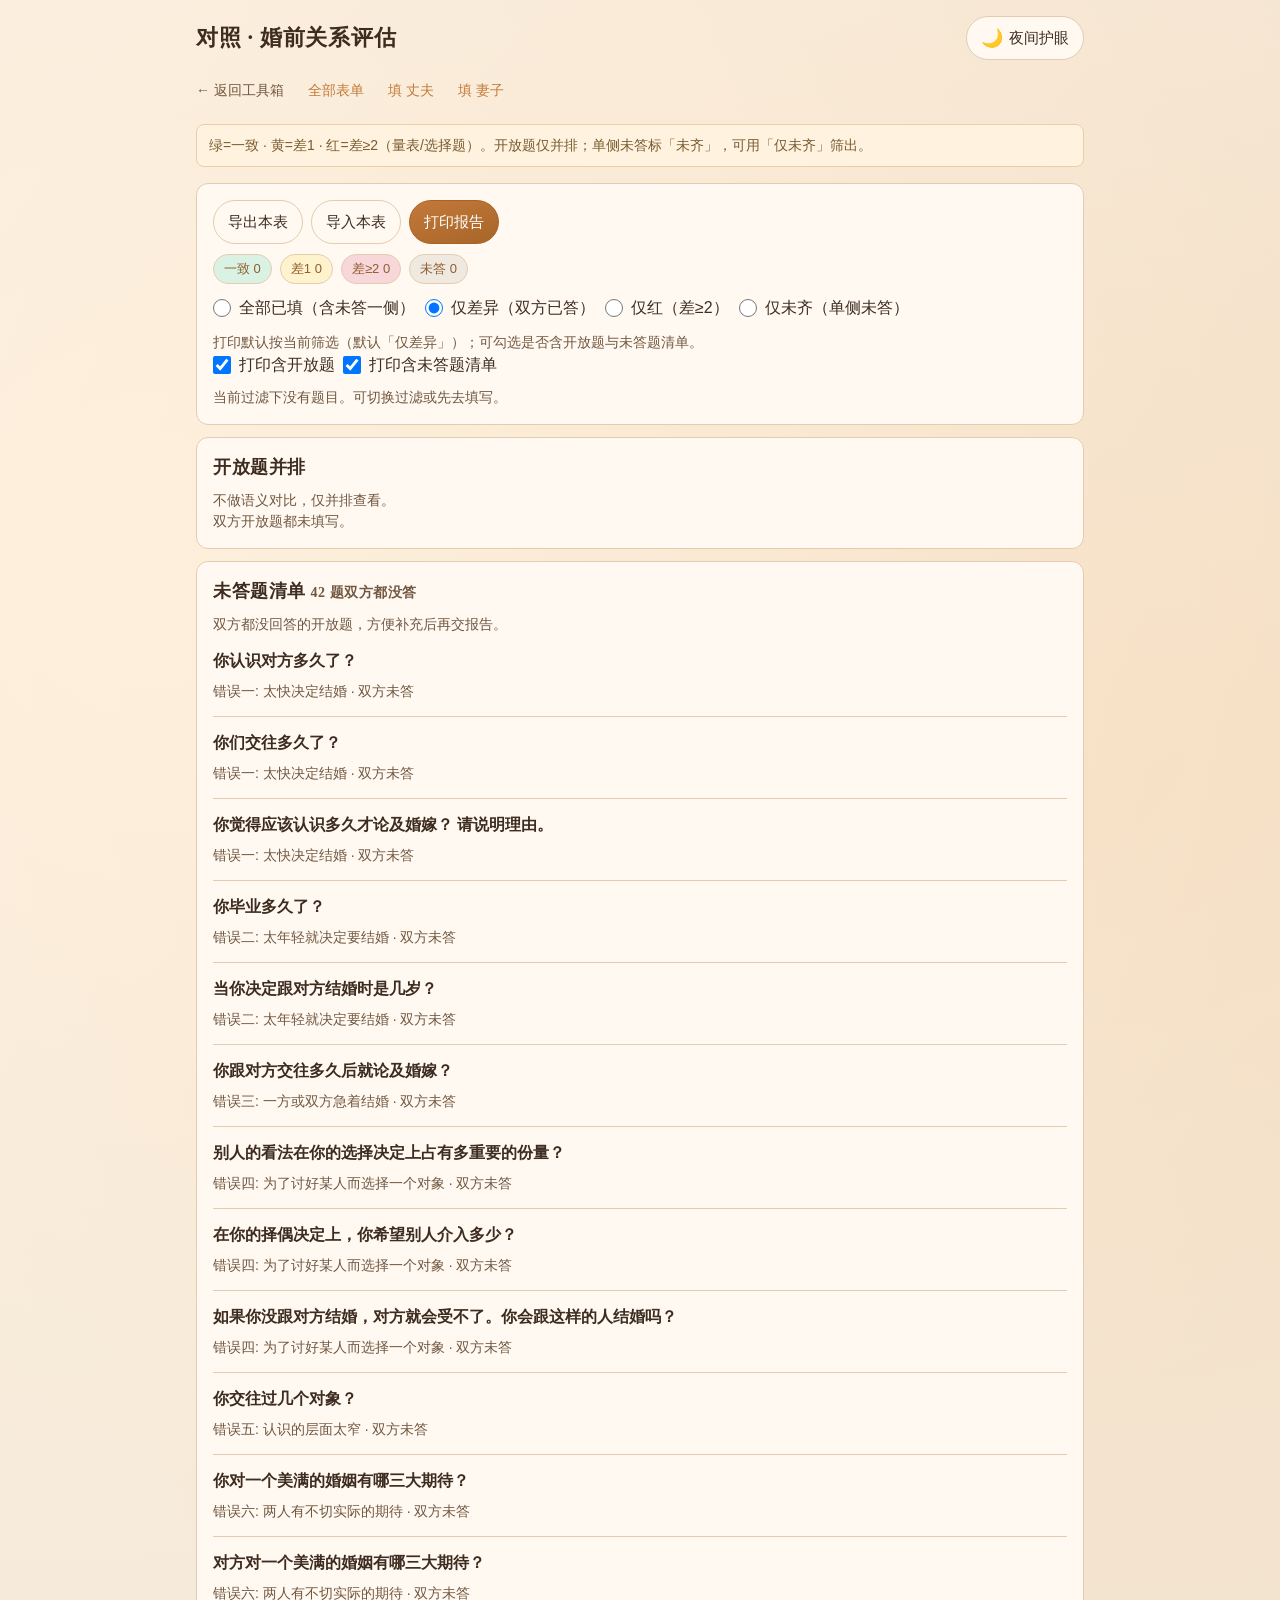
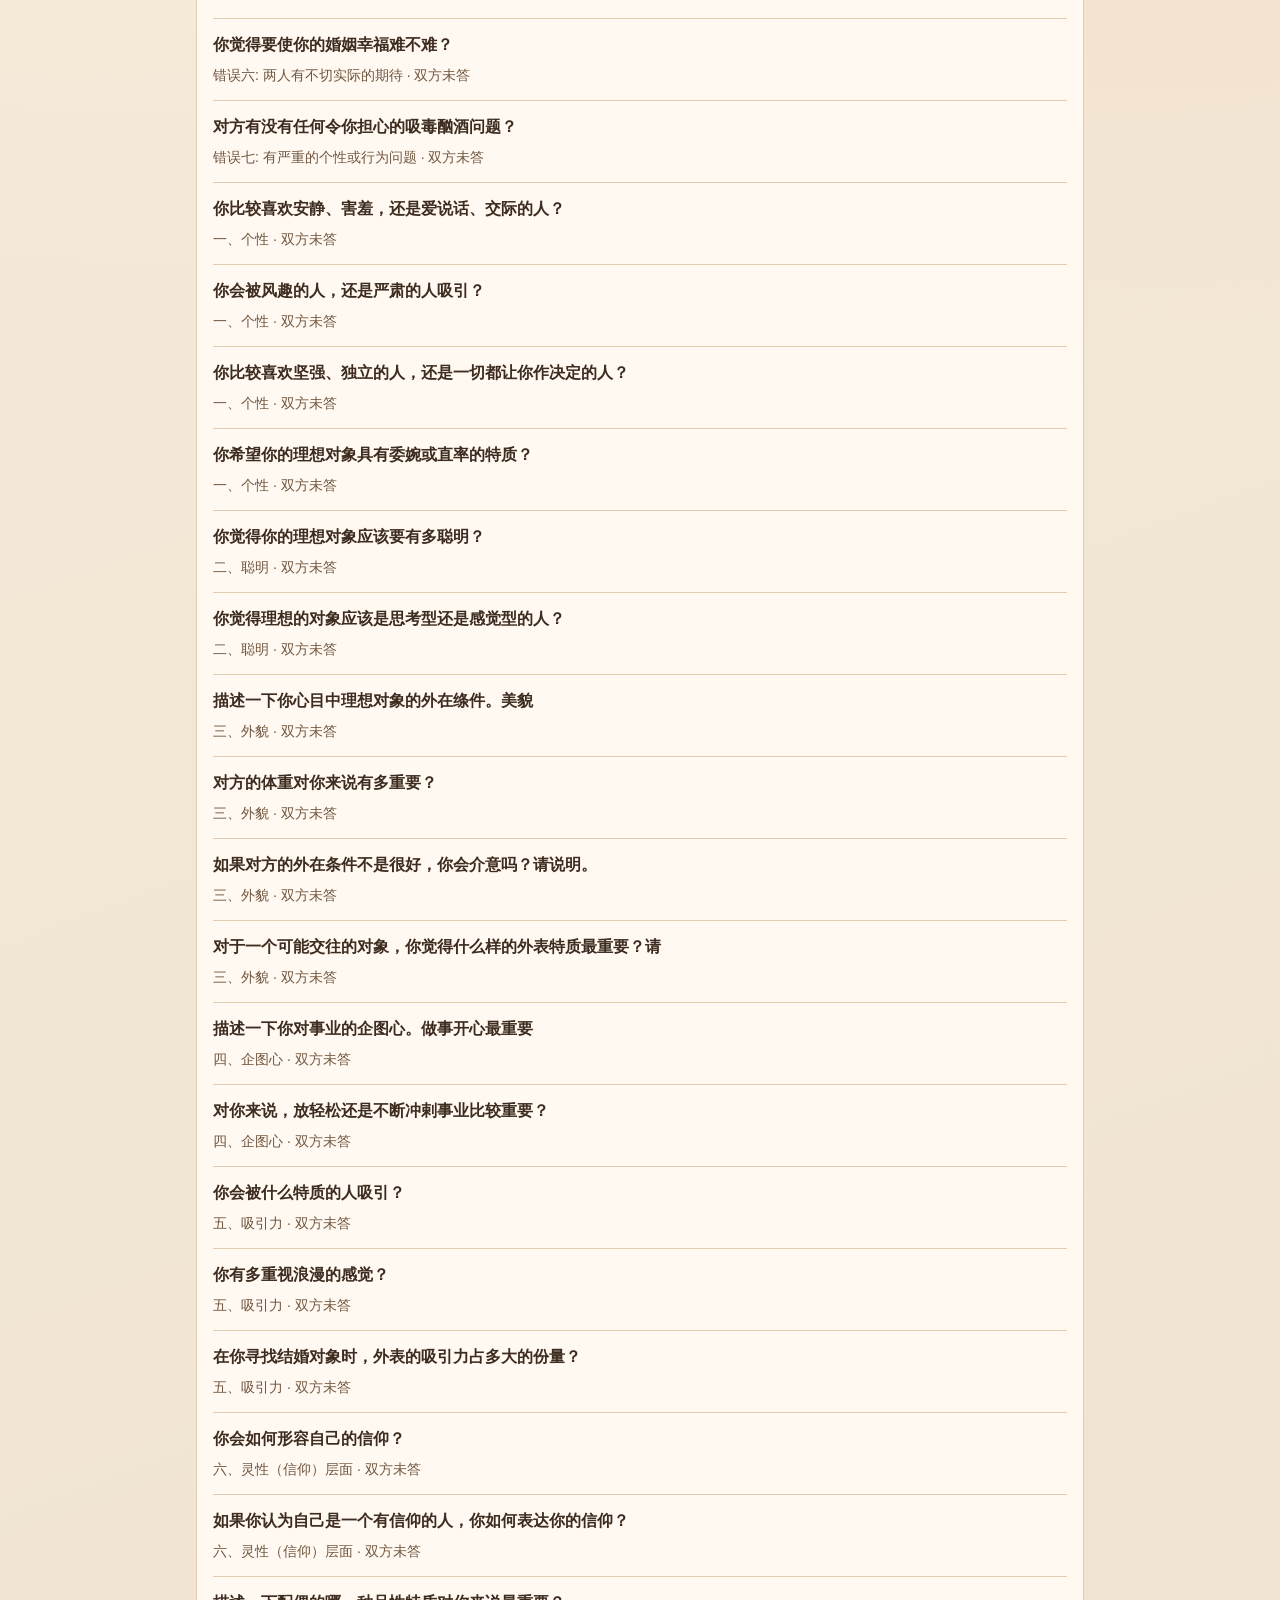
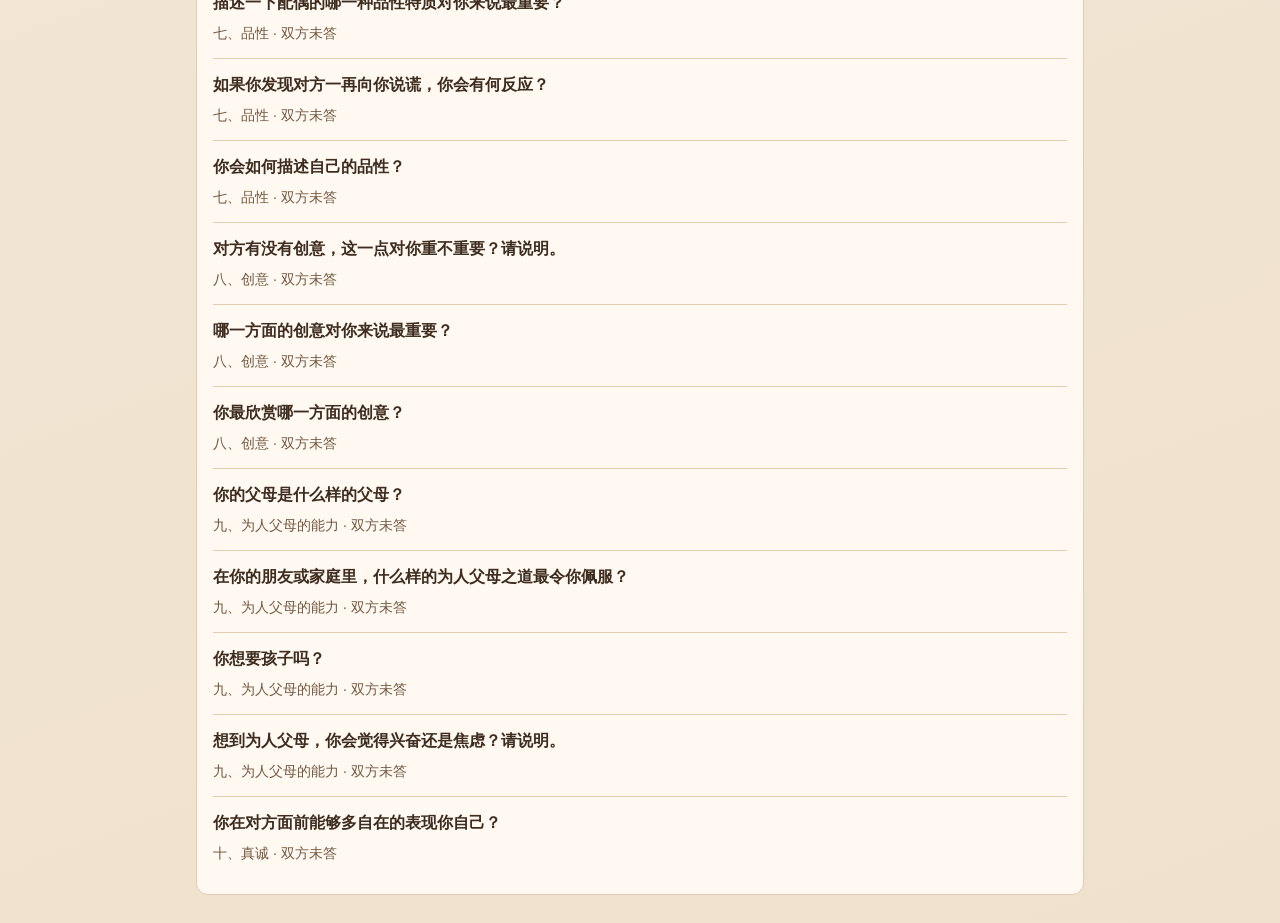
<file: premarital/compare.html>
<!DOCTYPE html>
<html lang="zh-CN">
<head>
  <meta charset="UTF-8" />
  <meta name="viewport" content="width=device-width, initial-scale=1" />
  <title>双方对照 · 婚前辅导</title>
  <link rel="stylesheet" href="../shared/theme.css" />
  <link rel="stylesheet" href="css/app.css" />
  <meta name="theme-color" content="#c27a3a" />
  <meta name="apple-mobile-web-app-capable" content="yes" />
  <meta name="apple-mobile-web-app-status-bar-style" content="default" />
  <link rel="manifest" href="manifest.webmanifest" />
  <link rel="apple-touch-icon" href="icons/icon-192.png" />

  <script>
    /* 首屏防闪（置于 head，早于样式计算） */
    (function () {
      try {
        var t = localStorage.getItem('premarital-theme');
        if (!t) {
          t = window.matchMedia && window.matchMedia('(prefers-color-scheme: dark)').matches ? 'dark' : 'light';
        }
        document.documentElement.setAttribute('data-theme', t);
      } catch (e) {}
    })();
  </script>

</head>
<body>
  <div class="wrap">
    <div class="top no-print">
      <div class="top-head">
        <h1 id="page-title">双方对照</h1>
        <button class="btn theme-btn" type="button" aria-pressed="false" aria-label="切换夜间/暖色模式" title="切换夜间/暖色模式">
          <span class="theme-icon" aria-hidden="true"></span>
          <span class="theme-text"></span>
        </button>
      </div>
      <nav>
        <a class="back-link" href="../">← 返回工具箱</a>
        <a href="index.html">全部表单</a>
        <a href="fill.html?person=a" id="link-fill-a">填丈夫</a>
        <a href="fill.html?person=b" id="link-fill-b">填妻子</a>
      </nav>
    </div>
    <div class="note no-print">绿=一致 · 黄=差1 · 红=差≥2（量表/选择题）。开放题仅并排；单侧未答标「未齐」，可用「仅未齐」筛出。</div>
    <div id="error" class="error" hidden></div>

    <div class="card">
      <div class="row no-print" style="margin-bottom:10px">
        <button class="btn" id="btn-export-form" type="button">导出本表</button>
        <label class="btn" for="file-import-form">导入本表</label>
        <input id="file-import-form" type="file" accept="application/json,.json" hidden />
        <button class="btn primary" id="btn-print-report" type="button">打印报告</button>
      </div>
      <div class="print-report-meta" id="print-meta" hidden></div>
      <div class="summary" id="summary"></div>
      <div class="filters no-print" id="filters">
        <label><input type="radio" name="filter" value="all_answered" /> 全部已填（含未答一侧）</label>
        <label><input type="radio" name="filter" value="diff_only" checked /> 仅差异（双方已答）</label>
        <label><input type="radio" name="filter" value="far_only" /> 仅红（差≥2）</label>
        <label><input type="radio" name="filter" value="missing_only" /> 仅未齐（单侧未答）</label>
      </div>
      <p class="muted no-print" id="print-hint">打印默认按当前筛选（默认「仅差异」）；可勾选是否含开放题与未答题清单。</p>
      <div class="row no-print" style="margin-bottom:10px">
        <label class="check"><input type="checkbox" id="print-include-open" checked /> 打印含开放题</label>
        <label class="check"><input type="checkbox" id="print-include-gaps" checked /> 打印含未答题清单</label>
      </div>
      <div id="list"></div>
    </div>

    <div class="card" id="open-section">
      <h2>开放题并排</h2>
      <p class="muted no-print">不做语义对比，仅并排查看。</p>
      <div id="open-list"></div>
    </div>
    <div class="card" id="gap-section">
      <h2>未答题清单 <span class="muted" id="gap-count"></span></h2>
      <p class="muted no-print">双方都没回答的开放题，方便补充后再交报告。</p>
      <div id="gap-list"></div>
    </div>
    <div class="print-footer" id="print-footer" hidden>
      隐私提示：本报告仅供婚前辅导使用，请勿外传；打印件请自行妥善保管或销毁。
    </div>
  </div>
  <script src="js/pwa.js"></script>

  <script type="module" src="js/compare-page.js"></script>
  <script type="module" src="js/theme.js"></script>
</body>
</html>
</file>
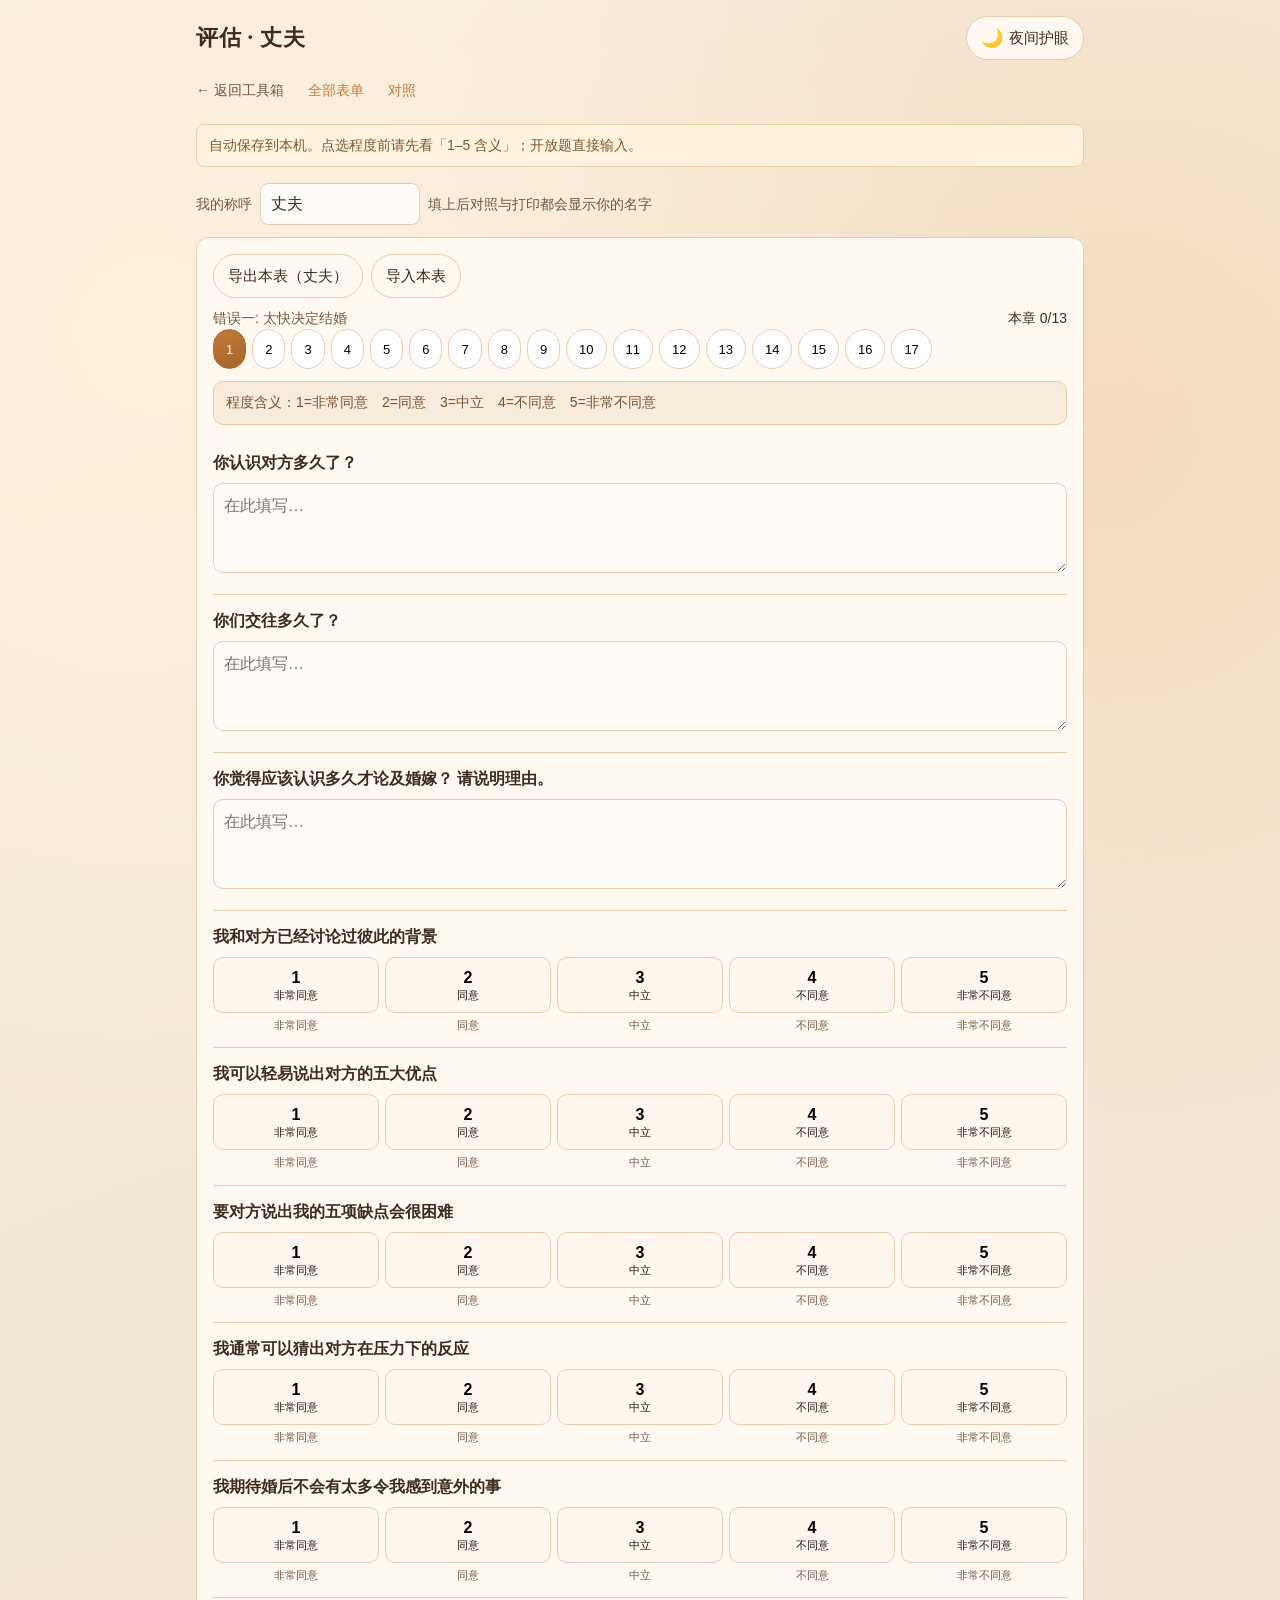
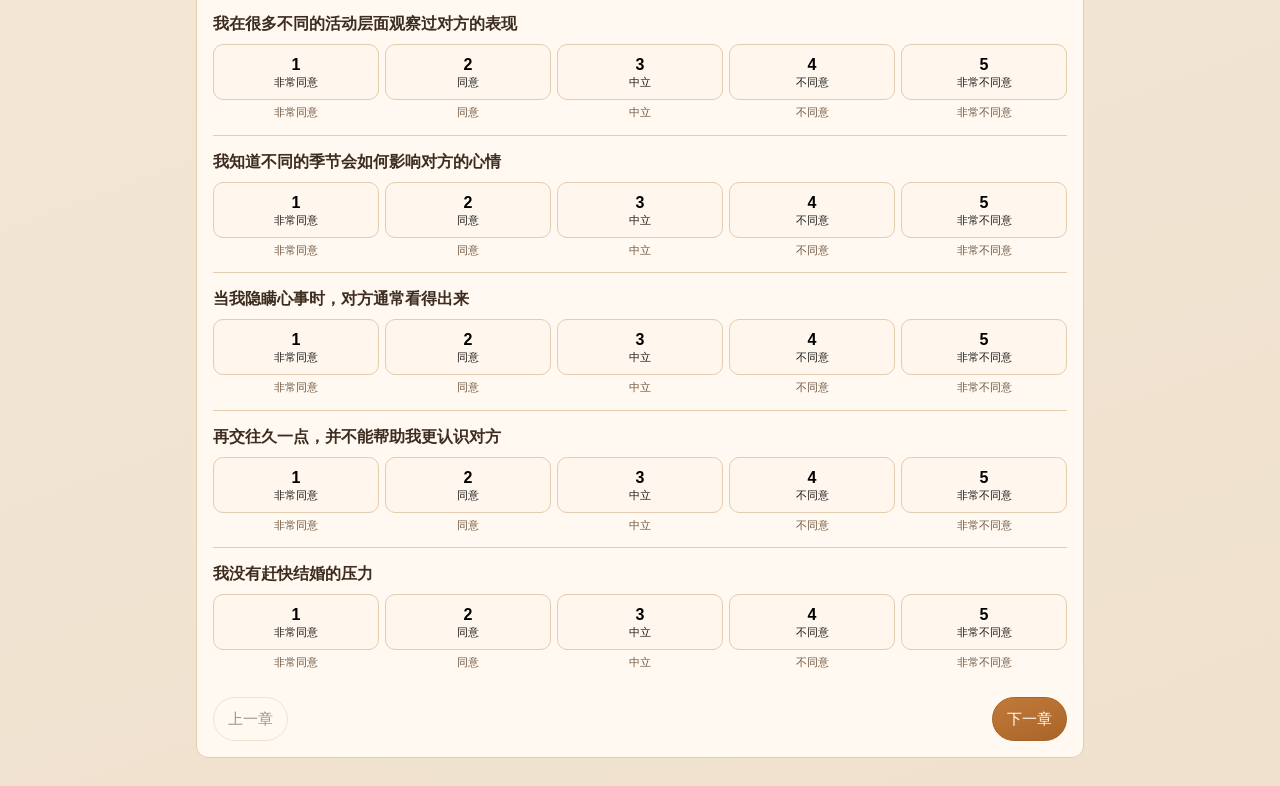
<file: premarital/fill.html>
<!DOCTYPE html>
<html lang="zh-CN">
<head>
  <meta charset="UTF-8" />
  <meta name="viewport" content="width=device-width, initial-scale=1" />
  <title>填写 · 婚前辅导</title>
  <link rel="stylesheet" href="../shared/theme.css" />
  <link rel="stylesheet" href="css/app.css" />
  <meta name="theme-color" content="#c27a3a" />
  <meta name="apple-mobile-web-app-capable" content="yes" />
  <meta name="apple-mobile-web-app-status-bar-style" content="default" />
  <link rel="manifest" href="manifest.webmanifest" />
  <link rel="apple-touch-icon" href="icons/icon-192.png" />

  <script>
    /* 首屏防闪（置于 head，早于样式计算） */
    (function () {
      try {
        var t = localStorage.getItem('premarital-theme');
        if (!t) {
          t = window.matchMedia && window.matchMedia('(prefers-color-scheme: dark)').matches ? 'dark' : 'light';
        }
        document.documentElement.setAttribute('data-theme', t);
      } catch (e) {}
    })();
  </script>

</head>
<body>
  <div class="wrap">
    <div class="top">
      <div class="top-head">
        <h1 id="title">填写</h1>
        <button class="btn theme-btn" type="button" aria-pressed="false" aria-label="切换夜间/暖色模式" title="切换夜间/暖色模式">
          <span class="theme-icon" aria-hidden="true"></span>
          <span class="theme-text"></span>
        </button>
      </div>
      <nav>
        <a class="back-link" href="../">← 返回工具箱</a>
        <a href="index.html">全部表单</a>
        <a href="compare.html" id="link-compare">对照</a>
      </nav>
    </div>
    <div class="note">自动保存到本机。点选程度前请先看「1–5 含义」；开放题直接输入。</div>
    <div class="row" style="margin-bottom:12px">
      <label class="muted" for="person-name">我的称呼</label>
      <input id="person-name" type="text" maxlength="20" placeholder="如：小明" autocomplete="name"
        style="width:10em;min-height:40px;padding:8px 10px;border-radius:8px;border:1px solid var(--line);background:var(--input);color:var(--text);font:inherit" />
      <span class="muted">填上后对照与打印都会显示你的名字</span>
    </div>
    <div id="error" class="error" hidden></div>
    <div class="card">
      <div class="row" style="margin-bottom:10px">
        <button class="btn" id="btn-export-form" type="button">导出本表</button>
        <label class="btn" for="file-import-form">导入本表</label>
        <input id="file-import-form" type="file" accept="application/json,.json" hidden />
      </div>
      <div class="row" style="justify-content:space-between">
        <div id="chapter-title" class="muted"></div>
        <div id="chapter-progress" class="progress"></div>
      </div>
      <div class="chapter-nav" id="chapters-nav"></div>
      <div class="scale-legend" id="scale-legend" hidden></div>
      <div id="items"></div>
      <div class="pager">
        <button class="btn" id="prev" type="button">上一章</button>
        <button class="btn primary" id="next" type="button">下一章</button>
      </div>
    </div>
  </div>
  <script src="js/pwa.js"></script>
  <script type="module" src="js/fill.js"></script>
  <script type="module" src="js/theme.js"></script>
</body>
</html>
</file>
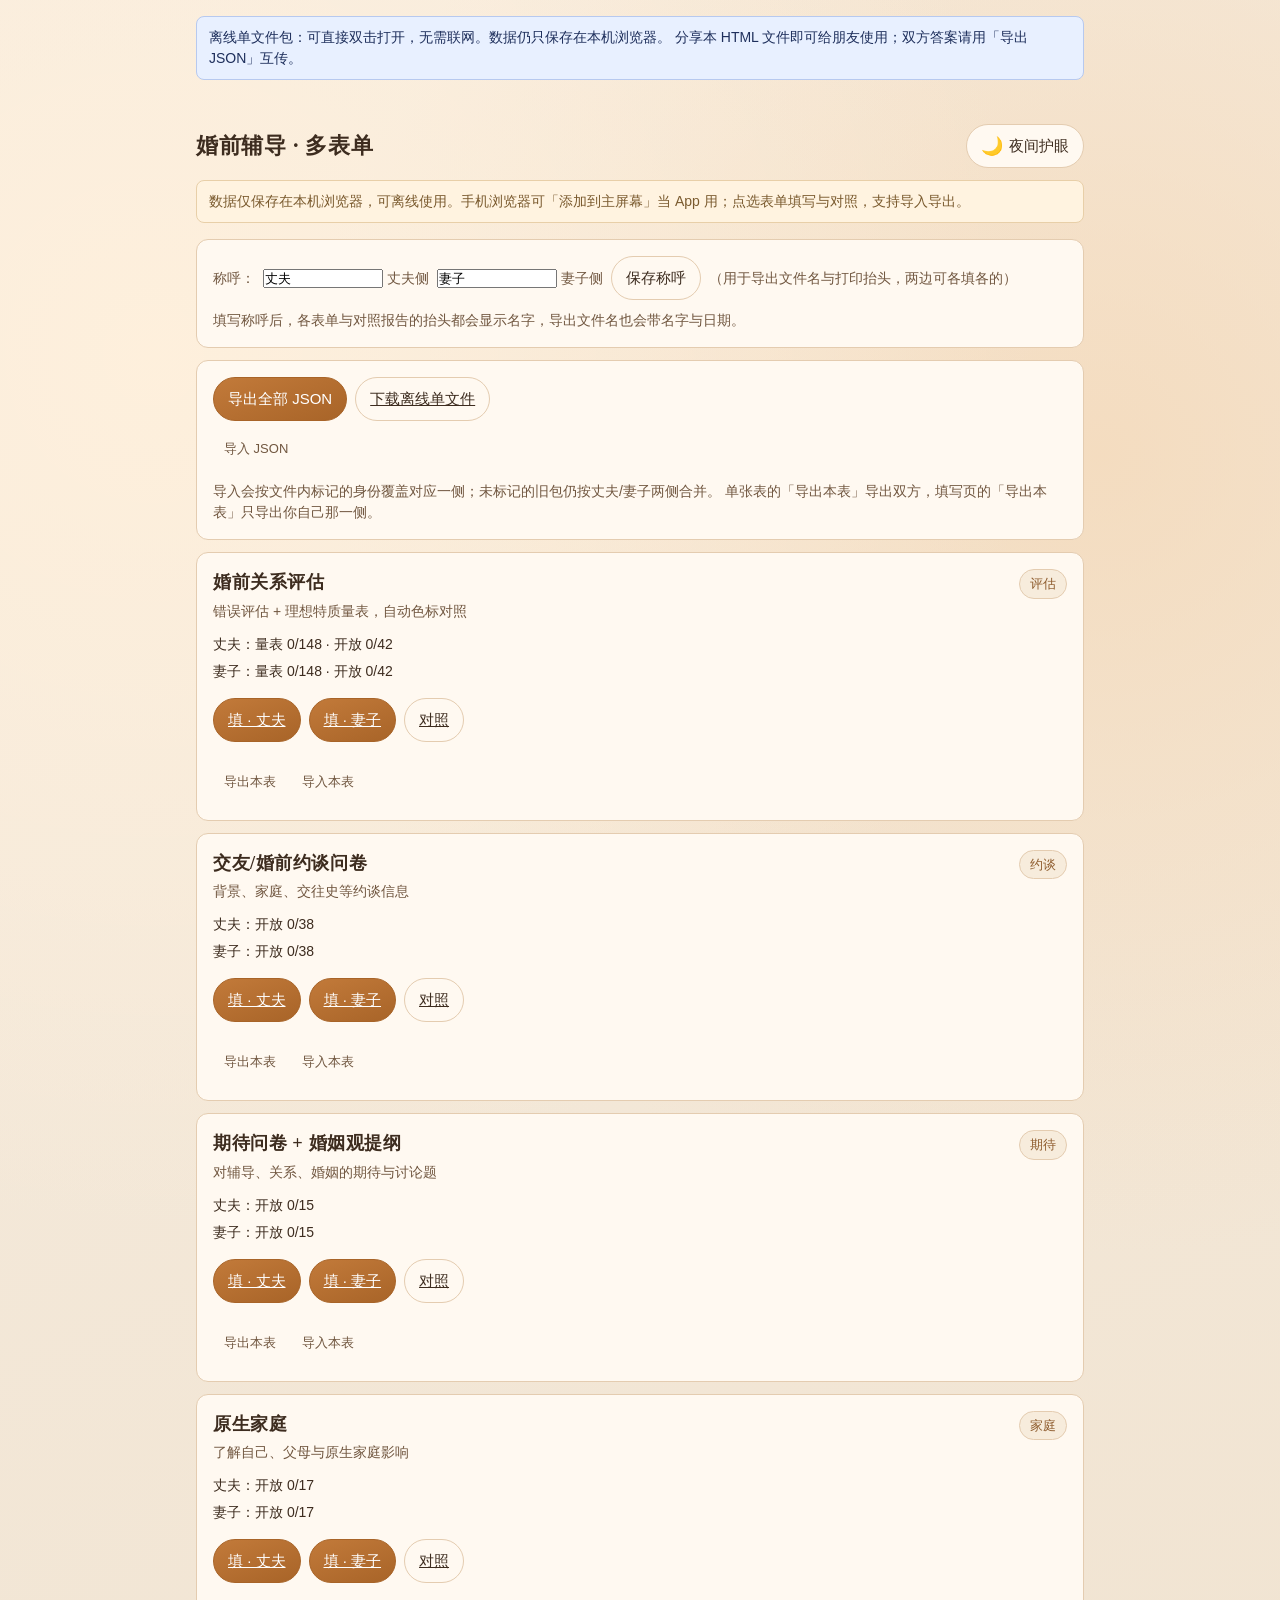
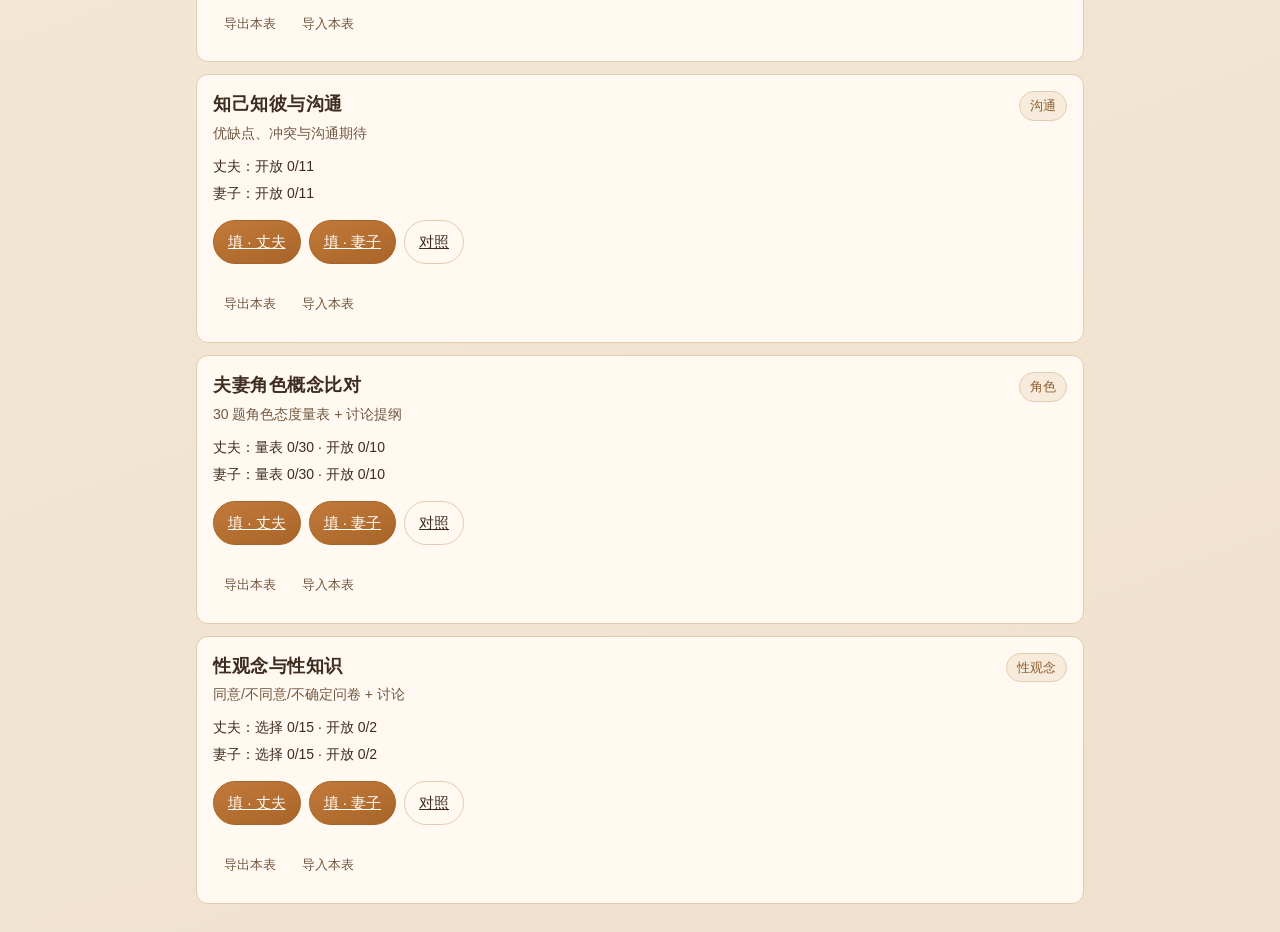
<file: premarital/premarital-counseling-offline.html>
<!DOCTYPE html>
<html lang="zh-CN">
<head>
  <meta charset="UTF-8" />
  <meta name="viewport" content="width=device-width, initial-scale=1" />
  <meta name="theme-color" content="#2f5d50" />
  <title>婚前辅导表单（离线包）</title>
  <style>
/* ============================================================
   共享主题：暖色调 + 夜间模式
   所有工具页面统一引用：<link rel="stylesheet" href="../shared/theme.css">
   （根聚合首页用 href="./shared/theme.css"）
   ============================================================ */

/* ---- 基础变量（全工具共用调色板） ---- */
:root {
    --bg-main: #f6ecdf;
    --bg-secondary: #efe1cd;
    --paper: #fff9f1;
    --paper-strong: #fff5e8;
    --text-primary: #3d2c1f;
    --text-secondary: #715740;
    --text-muted: #9a7f67;
    --accent: #c27a3a;
    --accent-strong: #a86428;
    --accent-soft: #e7c6a2;
    --line: #e4ccb0;
    --success: #357a4c;
    --danger: #a54a2a;
    --shadow-soft: 0 10px 30px rgba(95, 60, 25, 0.12);
    --shadow-card: 0 16px 34px rgba(95, 60, 25, 0.16);
    --radius-xl: 26px;
    --radius-lg: 18px;
    --radius-md: 12px;
}

/* ---- 夜间模式变量 ---- */
:root[data-theme='dark'] {
    --bg-main: #1f1b17;
    --bg-secondary: #2b241e;
    --paper: #2f2821;
    --paper-strong: #3a3027;
    --text-primary: #f5e9d9;
    --text-secondary: #e3ccb2;
    --text-muted: #c1a88d;
    --accent: #d69a5c;
    --accent-strong: #ba7e40;
    --accent-soft: #8a6a45;
    --line: #5a4a3a;
    --success: #79b489;
    --danger: #d37f63;
    --shadow-soft: 0 12px 30px rgba(0, 0, 0, 0.3);
}

/* ---- 别名（premarital 短变量名 → 共享名） ---- */
:root {
    --bg: var(--bg-main);
    --bg2: var(--bg-secondary);
    --card: var(--paper);
    --card2: var(--paper-strong);
    --text: var(--text-primary);
    --muted: var(--text-secondary);
}

/* ---- 全局 reset ---- */
* { margin: 0; padding: 0; box-sizing: border-box; -webkit-tap-highlight-color: transparent; }

/* ---- 基础排版 ---- */
body {
    font-family: 'Noto Sans SC', 'Microsoft YaHei', sans-serif;
    color: var(--text-primary);
    line-height: 1.55;
    transition: background 0.26s ease, color 0.2s ease;
}

/* ---- 共享组件：夜间模式适配 ---- */
:root[data-theme='dark'] header h1 { color: #f7e8d5; }
:root[data-theme='dark'] .btn-secondary {
    background: var(--paper-strong);
    color: #ecd2b5;
    border-color: #6a523b;
    box-shadow: 0 8px 16px rgba(0, 0, 0, 0.25);
}


/* 工具专属变量（基础调色板与夜间模式见 ../shared/theme.css） */
:root {
  --input: #fffbf6;
  --match: #d9f2e3;
  --near: #fff3cd;
  --far: #f8d7da;
  --missing: #efe9e0;
}
:root[data-theme='dark'] {
  --input: #2b221a;
  --match: #23402f;
  --near: #40381f;
  --far: #452a26;
  --missing: #383028;
}

body {
  margin: 0;
  font-family: "Segoe UI", "PingFang SC", "Microsoft YaHei", sans-serif;
  background:
    radial-gradient(circle at 12% 14%, rgba(255, 240, 220, 0.9) 0%, rgba(255, 240, 220, 0) 36%),
    radial-gradient(circle at 86% 18%, rgba(244, 216, 183, 0.75) 0%, rgba(244, 216, 183, 0) 34%),
    linear-gradient(160deg, var(--bg) 0%, var(--bg2) 100%);
  /* 背景画在 body 上，内容比视口矮时下方会露白出现接缝，撑满视口 */
  min-height: 100vh;
  min-height: 100dvh;
  color: var(--text);
  line-height: 1.5;
  transition: background 0.26s ease, color 0.2s ease;
}
a { color: var(--accent); }
.wrap { max-width: 920px; margin: 0 auto; padding: 16px; }

/* ---- 顶栏：品牌+主题一行，导航一行（任何宽度都不塔） ---- */
.top {
  display: flex; flex-direction: column; gap: 8px;
  margin-bottom: 12px;
}
.top-head {
  display: flex; align-items: center; justify-content: space-between; gap: 12px;
}
.top h1 { margin: 0; min-width: 0; }
.top nav { display: flex; gap: 4px; flex-wrap: wrap; align-items: center; }
.top nav a {
  display: inline-flex; align-items: center; min-height: 44px; padding: 0 10px;
  border-radius: 999px; font-size: 14px; text-decoration: none;
}
.top nav a:hover { background: rgba(194, 122, 58, 0.1); }
/* 回工具箱：比工具内导航弱一档 */
.top nav a.back-link { color: var(--muted); padding-left: 0; }
.top nav a.back-link:hover { color: var(--accent-strong); background: none; }

/* 主题按钮：宽屏显文字，窄屏只显图标；图标/文案由 data-theme 决定 */
.theme-btn {
  display: inline-flex; align-items: center; justify-content: center; gap: 6px;
  min-height: 44px; padding: 10px 14px; font-size: 14px; flex: none;
}
.theme-icon { font-size: 18px; line-height: 1; }
/* 当前是暖色 → 按钮提示「切到夜间」显 🌙；当前夜间 → 显 ☀️ */
.theme-icon::before { content: "🌙"; }
:root[data-theme='dark'] .theme-icon::before { content: "☀️"; }
.theme-text::after { content: "夜间护眼"; }
:root[data-theme='dark'] .theme-text::after { content: "暖色模式"; }
@media (max-width: 700px) {
  .theme-btn { padding: 10px; min-width: 44px; }
  .theme-text { display: none; }
}

/* ---- 操作区分层：主操作行 + 工具行（幽灵按钮） ---- */
.actions { display: flex; flex-direction: column; gap: 6px; }
.actions-main { display: flex; flex-wrap: wrap; gap: 8px; align-items: center; }
.actions-tools {
  display: flex; flex-wrap: wrap; gap: 4px; align-items: center;
}

.note {
  background: #fff3e0; border: 1px solid #e8cfa8;
  padding: 10px 12px; border-radius: 8px; color: #7a5a2e;
  margin-bottom: 16px; font-size: 14px;
}
.card {
  background: var(--card); border: 1px solid var(--line);
  border-radius: 12px; padding: 16px; margin-bottom: 12px;
}
h1, h2 {
  font-family: 'Noto Serif SC', 'Songti SC', serif;
  letter-spacing: 0.03em;
}
h1 { font-size: 1.4rem; margin: 0 0 8px; }
@media (max-width: 360px) {
  /* 320px 时「双方对照」+ 主题钮会差几像素折行，缩一点字号保一行 */
  h1 { font-size: 1.24rem; }
}
h2 { font-size: 1.1rem; margin: 0 0 10px; }
.muted { color: var(--muted); font-size: 14px; }
.row { display: flex; flex-wrap: wrap; gap: 8px; align-items: center; }
.btn {
  appearance: none; border: 1px solid var(--line); background: var(--card);
  color: var(--text); border-radius: 999px; padding: 10px 14px;
  min-height: 44px; cursor: pointer; font-size: 15px;
  display: inline-flex; align-items: center; justify-content: center;
  line-height: 1.2; text-align: center;
}
.btn.primary {
  background: linear-gradient(160deg, var(--accent) 0%, var(--accent-strong) 100%);
  color: #fff; border-color: var(--accent-strong);
}
/* 幽灵按钮：导出/导入这类低频工具操作，视觉退到背景但触控区仍达 44px */
.btn.ghost {
  background: transparent; border-color: transparent; color: var(--muted);
  font-size: 13px; padding: 0 10px; min-height: 44px; position: relative;
}
.btn.ghost:hover { color: var(--accent); background: rgba(194, 122, 58, 0.08); }
.btn.ghost:focus-visible { outline: 2px solid var(--accent); outline-offset: -2px; }
.btn:disabled { opacity: .5; cursor: not-allowed; }
.progress { font-size: 14px; }
.progress strong { color: var(--accent); }

.chapter-nav {
  display: flex; flex-wrap: wrap; gap: 6px; margin-bottom: 12px;
}
.chapter-nav button {
  min-height: 40px; border-radius: 999px; border: 1px solid var(--line);
  background: #fff; padding: 6px 12px; cursor: pointer; font-size: 13px;
}
.chapter-nav button.active {
  background: linear-gradient(160deg, var(--accent) 0%, var(--accent-strong) 100%);
  color: #fff; border-color: var(--accent-strong);
}
.item { border-top: 1px solid var(--line); padding: 14px 0; }
.item:first-child { border-top: 0; }
.prompt { font-weight: 600; margin-bottom: 8px; }
.scale {
  display: grid; grid-template-columns: repeat(5, minmax(0, 1fr)); gap: 6px;
}
.scale button {
  min-height: 48px; border-radius: 10px; border: 1px solid var(--line);
  background: #fff7ee; cursor: pointer; font-size: 14px;
}
.scale button.selected {
  background: linear-gradient(160deg, var(--accent) 0%, var(--accent-strong) 100%);
  color: #fff; border-color: var(--accent-strong);
}
.scale-labels {
  display: grid; grid-template-columns: repeat(5, 1fr); gap: 6px;
  font-size: 11px; color: var(--muted); margin-top: 4px; text-align: center;
}
textarea {
  width: 100%; min-height: 90px; border-radius: 10px; border: 1px solid var(--line);
  background: var(--input); color: var(--text); padding: 10px; font: inherit; resize: vertical;
}
.pager { display: flex; justify-content: space-between; gap: 8px; margin-top: 12px; }

/* 卡片内留白：给主操作行上下留呼吸，降低 7 连排的「一堵墙」感 */
.form-card .actions-main { margin-top: 4px; margin-bottom: 10px; }
.form-card .actions-tools { padding-top: 2px; }
.form-card .progress { margin: 8px 0 0; }

.filters { display: flex; flex-wrap: wrap; gap: 10px; margin-bottom: 12px; }
/* 筛选/勾选项：窄屏 2×2 网格 + 44px 触控区；宽屏保持紧凑一行 */
.filters label,
.row label.check {
  display: inline-flex; align-items: center; gap: 8px; cursor: pointer;
}
.filters input[type="radio"],
.row label.check input[type="checkbox"] {
  width: 18px; height: 18px; flex: none;
}
@media (max-width: 700px) {
  .filters {
    display: grid; grid-template-columns: 1fr 1fr; gap: 0;
  }
  .filters label {
    min-height: 44px; padding: 4px 2px;
  }
  .row label.check { min-height: 44px; }
}
.summary { display: flex; flex-wrap: wrap; gap: 8px; margin-bottom: 12px; }
.pill {
  border-radius: 999px; padding: 4px 10px; font-size: 13px; border: 1px solid var(--line);
}
.pill.match { background: var(--match); }
.pill.near { background: var(--near); }
.pill.far { background: var(--far); }
.pill.missing { background: var(--missing); }

.compare-row {
  display: grid; grid-template-columns: 1fr auto auto auto;
  gap: 8px; align-items: start; padding: 10px 0; border-top: 1px solid var(--line);
}
@media (max-width: 700px) {
  .compare-row { grid-template-columns: 1fr 1fr; }
  .compare-row .prompt { grid-column: 1 / -1; }
  .scale { grid-template-columns: repeat(5, 1fr); }
}
.tag {
  display: inline-block; min-width: 52px; text-align: center;
  border-radius: 8px; padding: 6px 8px; font-size: 13px; font-weight: 600;
}
.tag.match { background: var(--match); }
.tag.near { background: var(--near); }
.tag.far { background: var(--far); }
.tag.missing { background: var(--missing); }
.open-grid {
  display: grid; grid-template-columns: 1fr 1fr; gap: 10px;
}
@media (max-width: 700px) {
  .open-grid { grid-template-columns: 1fr; }
}
.open-box {
  background: var(--card2); border: 1px solid var(--line); border-radius: 8px; padding: 8px;
  white-space: pre-wrap; min-height: 48px; font-size: 14px;
}
.error { color: #a11; background: #fdecec; padding: 10px; border-radius: 8px; }
:root[data-theme='dark'] .error { color: #f0b9b0; background: #45231f; }
.form-card h2 { font-size: 1.15rem; }
.pill {
  border-radius: 999px; padding: 4px 10px; font-size: 13px; border: 1px solid var(--line);
  background: #f7ecdc; color: #8f5d2f; white-space: nowrap;
}

.scale-legend {
  background: #f7ecdc;
  border: 1px solid #e6c9a7;
  color: #7a5230;
  border-radius: 10px;
  padding: 10px 12px;
  margin: 8px 0 12px;
  font-size: 14px;
  line-height: 1.55;
}
.scale-legend div + div { margin-top: 4px; }
.scale button.scale-btn,
.scale .scale-btn {
  display: flex;
  flex-direction: column;
  align-items: center;
  justify-content: center;
  gap: 2px;
  min-height: 56px;
  padding: 6px 4px;
  line-height: 1.2;
}
.scale-num { font-size: 16px; font-weight: 700; }
.scale-mean {
  font-size: 11px;
  font-weight: 500;
  opacity: .9;
  white-space: normal;
  word-break: break-all;
}
.scale button.selected .scale-mean { opacity: 1; }
@media (max-width: 700px) {
  .scale-mean { font-size: 10px; }
  .scale-labels { font-size: 10px; }
}


/* ---- print report ---- */
.print-report-meta { display: none; }
.print-footer { display: none; }
@media print {
  @page { margin: 12mm; }
  body {
    background: #fff !important;
    color: #000 !important;
    font-size: 12pt;
    line-height: 1.45;
  }
  .no-print,
  nav,
  .btn,
  script { display: none !important; }
  .wrap { max-width: none; margin: 0; padding: 0; }
  .card {
    border: none;
    box-shadow: none;
    padding: 0;
    margin: 0 0 14px;
    break-inside: avoid;
  }
  .note { display: none !important; }
  .print-report-meta {
    display: block !important;
    margin-bottom: 14px;
    padding-bottom: 10px;
    border-bottom: 2px solid #222;
  }
  .print-title {
    font-size: 18pt;
    margin: 0 0 8px;
  }
  .print-report-meta p { margin: 4px 0; }
  .summary { margin: 8px 0 12px; }
  .pill, .tag {
    border: 1px solid #444 !important;
    color: #000 !important;
    background: #fff !important;
    -webkit-print-color-adjust: exact;
    print-color-adjust: exact;
  }
  .tag.match, .pill.match { background: #d9f2e3 !important; }
  .tag.near, .pill.near { background: #fff3cd !important; }
  .tag.far, .pill.far { background: #f8d7da !important; }
  .compare-row {
    grid-template-columns: 1.4fr 1fr 1fr auto;
    border-top: 1px solid #ccc;
    padding: 8px 0;
    break-inside: avoid;
  }
  .open-grid { grid-template-columns: 1fr 1fr; }
  .open-box {
    background: #fff !important;
    border: 1px solid #999;
    min-height: 36px;
  }
  .print-hide { display: none !important; }
  .print-footer {
    display: block !important;
    margin-top: 18px;
    padding-top: 10px;
    border-top: 1px solid #666;
    font-size: 10pt;
    color: #333;
  }
  a { color: #000; text-decoration: none; }
}

:root[data-theme='dark'] .note {
  background: #3a3027; border-color: #6a523b; color: #ecd2b5;
}
:root[data-theme='dark'] .scale button { background: #32281f; }
:root[data-theme='dark'] .scale button.selected .scale-mean { color: #fff; }
:root[data-theme='dark'] .pill { background: #3a3027; color: #ecd2b5; }
:root[data-theme='dark'] .scale-legend {
  background: #3a3027; border-color: #6a523b; color: #e8d4bd;
}

  .offline-banner {
    background: #e8f0ff; border: 1px solid #b7c9ef; color: #1e2f5c;
    padding: 10px 12px; border-radius: 8px; margin-bottom: 12px; font-size: 14px;
  }
  [hidden] { display: none !important; }
  </style>
</head>
<body>
  <div class="wrap">
    <div class="offline-banner">
      离线单文件包：可直接双击打开，无需联网。数据仍只保存在本机浏览器。
      分享本 HTML 文件即可给朋友使用；双方答案请用「导出 JSON」互传。
    </div>
  </div>
  <div id="view-home"><div class="wrap">
    <div class="top">
      <div class="top-head">
        <h1>婚前辅导 · 多表单</h1>
        <button class="btn theme-btn" type="button" aria-pressed="false" aria-label="切换夜间/暖色模式" title="切换夜间/暖色模式">
          <span class="theme-icon" aria-hidden="true"></span>
          <span class="theme-text"></span>
        </button>
      </div>
    </div>
    <div class="note">
      数据仅保存在本机浏览器，可离线使用。手机浏览器可「添加到主屏幕」当 App 用；点选表单填写与对照，支持导入导出。
    </div>
    <div id="error" class="error" hidden></div>

    <div class="card">
      <div class="row" id="names"></div>
      <p class="muted" style="margin-top:10px">
        填写称呼后，各表单与对照报告的抬头都会显示名字，导出文件名也会带名字与日期。
      </p>
    </div>

    <div class="card">
      <div class="actions">
        <div class="actions-main">
          <button class="btn primary" id="btn-export" type="button">导出全部 JSON</button>
          <a class="btn" href="premarital-counseling-offline.html" download>下载离线单文件</a>
        </div>
        <div class="actions-tools">
          <label class="btn ghost" for="file-import">导入 JSON</label>
          <input id="file-import" type="file" accept="application/json,.json" hidden />
        </div>
      </div>
      <p class="muted" style="margin-top:10px">
        导入会按文件内标记的身份覆盖对应一侧；未标记的旧包仍按丈夫/妻子两侧合并。
        单张表的「导出本表」导出双方，填写页的「导出本表」只导出你自己那一侧。
      </p>
    </div>

    <div id="form-list"></div>
  </div></div>
  <div id="view-fill" hidden><div class="wrap">
    <div class="top">
      <div class="top-head">
        <h1 id="title">填写</h1>
        <button class="btn theme-btn" type="button" aria-pressed="false" aria-label="切换夜间/暖色模式" title="切换夜间/暖色模式">
          <span class="theme-icon" aria-hidden="true"></span>
          <span class="theme-text"></span>
        </button>
      </div>
      <nav>
        <a href="index.html">全部表单</a>
        <a href="compare.html" id="link-compare">对照</a>
      </nav>
    </div>
    <div class="note">自动保存到本机。点选程度前请先看「1–5 含义」；开放题直接输入。</div>
    <div class="row" style="margin-bottom:12px">
      <label class="muted" for="person-name">我的称呼</label>
      <input id="person-name" type="text" maxlength="20" placeholder="如：小明" autocomplete="name"
        style="width:10em;min-height:40px;padding:8px 10px;border-radius:8px;border:1px solid var(--line);background:var(--input);color:var(--text);font:inherit" />
      <span class="muted">填上后对照与打印都会显示你的名字</span>
    </div>
    <div id="error" class="error" hidden></div>
    <div class="card">
      <div class="row" style="margin-bottom:10px">
        <button class="btn" id="btn-export-form" type="button">导出本表</button>
        <label class="btn" for="file-import-form">导入本表</label>
        <input id="file-import-form" type="file" accept="application/json,.json" hidden />
      </div>
      <div class="row" style="justify-content:space-between">
        <div id="chapter-title" class="muted"></div>
        <div id="chapter-progress" class="progress"></div>
      </div>
      <div class="chapter-nav" id="chapters-nav"></div>
      <div class="scale-legend" id="scale-legend" hidden></div>
      <div id="items"></div>
      <div class="pager">
        <button class="btn" id="prev" type="button">上一章</button>
        <button class="btn primary" id="next" type="button">下一章</button>
      </div>
    </div>
  </div></div>
  <div id="view-compare" hidden><div class="wrap">
    <div class="top no-print">
      <div class="top-head">
        <h1 id="page-title">双方对照</h1>
        <button class="btn theme-btn" type="button" aria-pressed="false" aria-label="切换夜间/暖色模式" title="切换夜间/暖色模式">
          <span class="theme-icon" aria-hidden="true"></span>
          <span class="theme-text"></span>
        </button>
      </div>
      <nav>
        <a href="index.html">全部表单</a>
        <a href="fill.html?person=a" id="link-fill-a">填丈夫</a>
        <a href="fill.html?person=b" id="link-fill-b">填妻子</a>
      </nav>
    </div>
    <div class="note no-print">绿=一致 · 黄=差1 · 红=差≥2（量表/选择题）。开放题仅并排；单侧未答标「未齐」，可用「仅未齐」筛出。</div>
    <div id="error" class="error" hidden></div>

    <div class="card">
      <div class="row no-print" style="margin-bottom:10px">
        <button class="btn" id="btn-export-form" type="button">导出本表</button>
        <label class="btn" for="file-import-form">导入本表</label>
        <input id="file-import-form" type="file" accept="application/json,.json" hidden />
        <button class="btn primary" id="btn-print-report" type="button">打印报告</button>
      </div>
      <div class="print-report-meta" id="print-meta" hidden></div>
      <div class="summary" id="summary"></div>
      <div class="filters no-print" id="filters">
        <label><input type="radio" name="filter" value="all_answered" /> 全部已填（含未答一侧）</label>
        <label><input type="radio" name="filter" value="diff_only" checked /> 仅差异（双方已答）</label>
        <label><input type="radio" name="filter" value="far_only" /> 仅红（差≥2）</label>
        <label><input type="radio" name="filter" value="missing_only" /> 仅未齐（单侧未答）</label>
      </div>
      <p class="muted no-print" id="print-hint">打印默认按当前筛选（默认「仅差异」）；可勾选是否含开放题与未答题清单。</p>
      <div class="row no-print" style="margin-bottom:10px">
        <label class="check"><input type="checkbox" id="print-include-open" checked /> 打印含开放题</label>
        <label class="check"><input type="checkbox" id="print-include-gaps" checked /> 打印含未答题清单</label>
      </div>
      <div id="list"></div>
    </div>

    <div class="card" id="open-section">
      <h2>开放题并排</h2>
      <p class="muted no-print">不做语义对比，仅并排查看。</p>
      <div id="open-list"></div>
    </div>
    <div class="card" id="gap-section">
      <h2>未答题清单 <span class="muted" id="gap-count"></span></h2>
      <p class="muted no-print">双方都没回答的开放题，方便补充后再交报告。</p>
      <div id="gap-list"></div>
    </div>
    <div class="print-footer" id="print-footer" hidden>
      隐私提示：本报告仅供婚前辅导使用，请勿外传；打印件请自行妥善保管或销毁。
    </div>
  </div></div>
  <script>
  window.__EMBED__ = {"catalog":{"version":1,"forms":[{"id":"assessment","title":"婚前关系评估","short":"评估","desc":"错误评估 + 理想特质量表，自动色标对照","file":"forms/assessment.json","compare":true},{"id":"intake","title":"交友/婚前约谈问卷","short":"约谈","desc":"背景、家庭、交往史等约谈信息","file":"forms/intake.json","compare":true},{"id":"expectations","title":"期待问卷 + 婚姻观提纲","short":"期待","desc":"对辅导、关系、婚姻的期待与讨论题","file":"forms/expectations.json","compare":true},{"id":"family","title":"原生家庭","short":"家庭","desc":"了解自己、父母与原生家庭影响","file":"forms/family.json","compare":true},{"id":"knowyou","title":"知己知彼与沟通","short":"沟通","desc":"优缺点、冲突与沟通期待","file":"forms/knowyou.json","compare":true},{"id":"roles","title":"夫妻角色概念比对","short":"角色","desc":"30 题角色态度量表 + 讨论提纲","file":"forms/roles.json","compare":true},{"id":"sex","title":"性观念与性知识","short":"性观念","desc":"同意/不同意/不确定问卷 + 讨论","file":"forms/sex.json","compare":true}]},"banks":{"forms/assessment.json":{"version":1,"scale":{"min":1,"max":5,"labels":["非常同意","同意","中立","不同意","非常不同意"]},"chapters":[{"id":"err1","title":"错误一: 太快决定结婚","part":"errors","items":[{"id":"err1_o1","type":"open","prompt":"你认识对方多久了？"},{"id":"err1_o2","type":"open","prompt":"你们交往多久了？"},{"id":"err1_o3","type":"open","prompt":"你觉得应该认识多久才论及婚嫁？ 请说明理由。"},{"id":"err1_l1","type":"likert","prompt":"我和对方已经讨论过彼此的背景"},{"id":"err1_l2","type":"likert","prompt":"我可以轻易说出对方的五大优点"},{"id":"err1_l3","type":"likert","prompt":"要对方说出我的五项缺点会很困难"},{"id":"err1_l4","type":"likert","prompt":"我通常可以猜出对方在压力下的反应"},{"id":"err1_l5","type":"likert","prompt":"我期待婚后不会有太多令我感到意外的事"},{"id":"err1_l6","type":"likert","prompt":"我在很多不同的活动层面观察过对方的表现"},{"id":"err1_l7","type":"likert","prompt":"我知道不同的季节会如何影响对方的心情"},{"id":"err1_l8","type":"likert","prompt":"当我隐瞒心事时，对方通常看得出来"},{"id":"err1_l9","type":"likert","prompt":"再交往久一点，并不能帮助我更认识对方"},{"id":"err1_l10","type":"likert","prompt":"我没有赶快结婚的压力"}]},{"id":"err2","title":"错误二: 太年轻就决定要结婚","part":"errors","items":[{"id":"err2_o1","type":"open","prompt":"你毕业多久了？"},{"id":"err2_o2","type":"open","prompt":"当你决定跟对方结婚时是几岁？"},{"id":"err2_l1","type":"likert","prompt":"我的父母认为我的年纪已经够大，可以结婚了"},{"id":"err2_l2","type":"likert","prompt":"我已经完成了大部份的正式教育"},{"id":"err2_l3","type":"likert","prompt":"以我目前的收入，要维持一个家庭绰绰有余"},{"id":"err2_l4","type":"likert","prompt":"我非常了解自己"},{"id":"err2_l5","type":"likert","prompt":"我已经脱离父母独立了"},{"id":"err2_l6","type":"likert","prompt":"我不太确定我的人生目标"},{"id":"err2_l7","type":"likert","prompt":"我已经历过很多人生的历练"},{"id":"err2_l8","type":"likert","prompt":"我不太清楚对方具有什么特质，能够帮助我享受一个美满的婚姻"},{"id":"err2_l9","type":"likert","prompt":"我已经长大成熟了"},{"id":"err2_l10","type":"likert","prompt":"我和对方都很清楚，我们在婚后各自该扮演什么样的角色"}]},{"id":"err3","title":"错误三: 一方或双方急着结婚","part":"errors","items":[{"id":"err3_o1","type":"open","prompt":"你跟对方交往多久后就论及婚嫁？"},{"id":"err3_l1","type":"likert","prompt":"我觉得至少交往一年再结婚是很明智的"},{"id":"err3_l2","type":"likert","prompt":"我和对方都很乐意讨论彼此之间可能存在的问题"},{"id":"err3_l3","type":"likert","prompt":"我们其中有一方此较急于结婚"},{"id":"err3_l4","type":"likert","prompt":"我们双方都不是刚从一段受伤的感情中抽身出来"},{"id":"err3_l5","type":"likert","prompt":"如果没有马上结婚，对方愿意等我"},{"id":"err3_l6","type":"likert","prompt":"结婚可以解除我对寂寞的恐惧感"},{"id":"err3_l7","type":"likert","prompt":"我一想到结婚就很兴奋"},{"id":"err3_l8","type":"likert","prompt":"我对结婚的决定必须从容不迫"},{"id":"err3_l9","type":"likert","prompt":"对方似乎急于结婚"},{"id":"err3_l10","type":"likert","prompt":"我感受到必须尽快结婚的压力"}]},{"id":"err4","title":"错误四: 为了讨好某人而选择一个对象","part":"errors","items":[{"id":"err4_o1","type":"open","prompt":"别人的看法在你的选择决定上占有多重要的份量？"},{"id":"err4_o2","type":"open","prompt":"在你的择偶决定上，你希望别人介入多少？"},{"id":"err4_o3","type":"open","prompt":"如果你没跟对方结婚，对方就会受不了。你会跟这样的人结婚吗？"},{"id":"err4_l1","type":"likert","prompt":"我父母对可能成为我结婚对象的看法，对我来说并不是很重要"},{"id":"err4_l2","type":"likert","prompt":"如果我父母极力反对我所选择的对象，我就不会跟这个人结婚"},{"id":"err4_l3","type":"likert","prompt":"在我的择偶决定上，最该觉得满意的人是我"},{"id":"err4_l4","type":"likert","prompt":"我会让别人替我作重要的决定"},{"id":"err4_l5","type":"likert","prompt":"如果我要求父母别过份担心我所选择的对象，他们会尊重我"},{"id":"err4_l6","type":"likert","prompt":"我已经准备妥当，一辈子不会后悔作这个结婚的决定"},{"id":"err4_l7","type":"likert","prompt":"我不太能够信任自己作重大决定的能力"},{"id":"err4_l8","type":"likert","prompt":"对方在作结婚的决定时，没有感受到外来的压力"},{"id":"err4_l9","type":"likert","prompt":"即使喜帖已经发出去，若是必要，我还是能够取消婚礼"},{"id":"err4_l10","type":"likert","prompt":"当父母或朋友告诉我，他们对我所交往对象的看法时，我会注意聆听"}]},{"id":"err5","title":"错误五: 认识的层面太窄","part":"errors","items":[{"id":"err5_o1","type":"open","prompt":"你交往过几个对象？"},{"id":"err5_l1","type":"likert","prompt":"我曾交往过很多对象，我知道自己想要什么样的伴侣"},{"id":"err5_l2","type":"likert","prompt":"对方丰富的人生历练常常令我感到惊讶"},{"id":"err5_l3","type":"likert","prompt":"我和对方已经谈论过很多不同层面的主题"},{"id":"err5_l4","type":"likert","prompt":"我和对方形影不离"},{"id":"err5_l5","type":"likert","prompt":"我和对方从不吵架"},{"id":"err5_l6","type":"likert","prompt":"我知道对方和小孩子互动的情形"},{"id":"err5_l7","type":"likert","prompt":"我和对方都比较喜欢独处"},{"id":"err5_l8","type":"likert","prompt":"对方很会处理金钱方面的事务"},{"id":"err5_l9","type":"likert","prompt":"发生出乎意料之外的情况时，对方的反应很少令我感到惊讶"},{"id":"err5_l10","type":"likert","prompt":"我和对方有很多共同爱好的活动"}]},{"id":"err6","title":"错误六: 两人有不切实际的期待","part":"errors","items":[{"id":"err6_o1","type":"open","prompt":"你对一个美满的婚姻有哪三大期待？"},{"id":"err6_o2","type":"open","prompt":"对方对一个美满的婚姻有哪三大期待？"},{"id":"err6_o3","type":"open","prompt":"你觉得要使你的婚姻幸福难不难？"},{"id":"err6_l1","type":"likert","prompt":"我觉得真爱可以轻易化解婚姻中一切的问题"},{"id":"err6_l2","type":"likert","prompt":"对方可以使我的人生变得很有意义"},{"id":"err6_l3","type":"likert","prompt":"我可以猜测出我和对方结婚后，最可能在哪些方面出现问题"},{"id":"err6_l4","type":"likert","prompt":"我知道新婚期间不都是甜蜜蜜的"},{"id":"err6_l5","type":"likert","prompt":"婚姻应该不会增加我生活上的压力"},{"id":"err6_l6","type":"likert","prompt":"我对婚姻的期待，主要是受到我父母婚姻的影响"},{"id":"err6_l7","type":"likert","prompt":"对方清楚了解他的父母在婚姻中所经历过的挣扎"},{"id":"err6_l8","type":"likert","prompt":"我和对方都相信婚姻是一项艰巨的挑战"},{"id":"err6_l9","type":"likert","prompt":"一旦结了婚，我绝不容许自己有离婚的念头"},{"id":"err6_l10","type":"likert","prompt":"我和对方对性的看法类似"}]},{"id":"err7","title":"错误七: 有严重的个性或行为问题","part":"errors","items":[{"id":"err7_o1","type":"open","prompt":"对方有没有任何令你担心的吸毒酗酒问题？"},{"id":"err7_l1","type":"likert","prompt":"对方喝酒会节制"},{"id":"err7_l2","type":"likert","prompt":"我从来不用担心对方会到处拈花惹草"},{"id":"err7_l3","type":"likert","prompt":"如果对方告诉我某件事，我知道我可以信任他所说的"},{"id":"err7_l4","type":"likert","prompt":"我相信对方会信守他所许下的承诺"},{"id":"err7_l5","type":"likert","prompt":"我想不出对方有什么特质令我感到不安"},{"id":"err7_l6","type":"likert","prompt":"过去我有一些令自己困扰的行为特质，但现在已经克服了"},{"id":"err7_l7","type":"likert","prompt":"对方至少有一项主要的性格缺陷，是我很希望可以根除的"},{"id":"err7_l8","type":"likert","prompt":"我可以毫不犹豫的跟对方结婚"},{"id":"err7_l9","type":"likert","prompt":"我的朋友常常警告我要留意对方的某项特质"},{"id":"err7_l10","type":"likert","prompt":"我不会要求对方有什么大改变，即使我有机会可以改变对方"}]},{"id":"trait1","title":"一、个性","part":"traits","items":[{"id":"trait1_o1","type":"open","prompt":"你比较喜欢安静、害羞，还是爱说话、交际的人？"},{"id":"trait1_o2","type":"open","prompt":"你会被风趣的人，还是严肃的人吸引？"},{"id":"trait1_o3","type":"open","prompt":"你比较喜欢坚强、独立的人，还是一切都让你作决定的人？"},{"id":"trait1_o4","type":"open","prompt":"你希望你的理想对象具有委婉或直率的特质？"},{"id":"trait1_l1","type":"likert","prompt":"我真希望对方也能让我决定一些事"},{"id":"trait1_l2","type":"likert","prompt":"我们在一起时，欢笑时刻并不多"},{"id":"trait1_l3","type":"likert","prompt":"我真希望对方能多跟我说说话"},{"id":"trait1_l4","type":"likert","prompt":"我很佩服对方认真的态度"},{"id":"trait1_l5","type":"likert","prompt":"我很欣当对方跟我在一起的温柔态度"},{"id":"trait1_l6","type":"likert","prompt":"有时我真希望对方可以先让我说话"},{"id":"trait1_l7","type":"likert","prompt":"我的朋友都觉得我和对方非常合适"},{"id":"trait1_l8","type":"likert","prompt":"我真希望自己可以像对方那么严谨"}]},{"id":"trait2","title":"二、聪明","part":"traits","items":[{"id":"trait2_o1","type":"open","prompt":"你觉得你的理想对象应该要有多聪明？"},{"id":"trait2_o2","type":"open","prompt":"你觉得理想的对象应该是思考型还是感觉型的人？"},{"id":"trait2_l1","type":"likert","prompt":"我在对方面前时常觉得自己很笨"},{"id":"trait2_l2","type":"likert","prompt":"我真希望对方的数学能好一点"},{"id":"trait2_l3","type":"likert","prompt":"我真希望对方能多一点思考，少一点感觉"},{"id":"trait2_l4","type":"likert","prompt":"我不晓得对方是否觉得我够聪明"},{"id":"trait2_l5","type":"likert","prompt":"我和对方的听明才智大致相当"},{"id":"trait2_l6","type":"likert","prompt":"我很喜欢对方在看完电影后，总会对剧情加以分析一番"},{"id":"trait2_l7","type":"likert","prompt":"有时对方说错话会让我觉得尴尬"},{"id":"trait2_l8","type":"likert","prompt":"我和对方经常针对各种不同的主题热烈讨论"}]},{"id":"trait3","title":"三、外貌","part":"traits","items":[{"id":"trait3_o1","type":"open","prompt":"描述一下你心目中理想对象的外在绦件。美貌"},{"id":"trait3_o2","type":"open","prompt":"对方的体重对你来说有多重要？"},{"id":"trait3_o3","type":"open","prompt":"如果对方的外在条件不是很好，你会介意吗？请说明。"},{"id":"trait3_o4","type":"open","prompt":"对于一个可能交往的对象，你觉得什么样的外表特质最重要？请"},{"id":"trait3_l1","type":"likert","prompt":"我真希望对方的身高能够再高一点"},{"id":"trait3_l2","type":"likert","prompt":"我第一眼就喜欢上对方的长相"},{"id":"trait3_l3","type":"likert","prompt":"我不希望对方再瘦下去"},{"id":"trait3_l4","type":"likert","prompt":"我想请对方换个发色或发型"},{"id":"trait3_l5","type":"likert","prompt":"我很欣赏对方一向穿着得体"},{"id":"trait3_l6","type":"likert","prompt":"对方总是保持整洁干净"},{"id":"trait3_l7","type":"likert","prompt":"对方有一点笨手笨脚的，这一点我不喜欢"},{"id":"trait3_l8","type":"likert","prompt":"被别人看见我们在一起，我想对方会觉得很荣幸"}]},{"id":"trait4","title":"四、企图心","part":"traits","items":[{"id":"trait4_o1","type":"open","prompt":"描述一下你对事业的企图心。做事开心最重要"},{"id":"trait4_o2","type":"open","prompt":"对你来说，放轻松还是不断冲剌事业比较重要？"},{"id":"trait4_l1","type":"likert","prompt":"我觉得对方是个有企图心的人"},{"id":"trait4_l2","type":"likert","prompt":"我和对方有许多共同的目标"},{"id":"trait4_l3","type":"likert","prompt":"真希望我和对方可以偶尔放慢脚步"},{"id":"trait4_l4","type":"likert","prompt":"对方似乎太拼命"},{"id":"trait4_l5","type":"likert","prompt":"我根本不在乎能不能「登上管理阶层」"},{"id":"trait4_l6","type":"likert","prompt":"对方很看重成功"},{"id":"trait4_l7","type":"likert","prompt":"我们其中有一方特别需要休息"},{"id":"trait4_l8","type":"likert","prompt":"我们两人都希望能够飞黄腾达"}]},{"id":"trait5","title":"五、吸引力","part":"traits","items":[{"id":"trait5_o1","type":"open","prompt":"你会被什么特质的人吸引？"},{"id":"trait5_o2","type":"open","prompt":"你有多重视浪漫的感觉？"},{"id":"trait5_o3","type":"open","prompt":"在你寻找结婚对象时，外表的吸引力占多大的份量？"},{"id":"trait5_l1","type":"likert","prompt":"我和对方互相吸引"},{"id":"trait5_l2","type":"likert","prompt":"我不太了解「吸引力」是怎么一回事"},{"id":"trait5_l3","type":"likert","prompt":"外表的吸引力在我们的感情中是很重要的一部份"},{"id":"trait5_l4","type":"likert","prompt":"我真希望对方能够更浪漫一点"},{"id":"trait5_l5","type":"likert","prompt":"对我而言，理智比浪漫重要"},{"id":"trait5_l6","type":"likert","prompt":"我渴望跟对方之间有更多情感的火花"}]},{"id":"trait6","title":"六、灵性（信仰）层面","part":"traits","items":[{"id":"trait6_o1","type":"open","prompt":"你会如何形容自己的信仰？"},{"id":"trait6_o2","type":"open","prompt":"如果你认为自己是一个有信仰的人，你如何表达你的信仰？"},{"id":"trait6_l1","type":"likert","prompt":"我和对方有类似的信仰背景"},{"id":"trait6_l2","type":"likert","prompt":"信仰问题对我很重要"},{"id":"trait6_l3","type":"likert","prompt":"我不喜欢参加教会的活动"},{"id":"trait6_l4","type":"likert","prompt":"我不明白对方能从祷告中得到什么好处"},{"id":"trait6_l5","type":"likert","prompt":"信仰是我个人的事，跟别人无关"},{"id":"trait6_l6","type":"likert","prompt":"信仰为我们的感情带来压力"},{"id":"trait6_l7","type":"likert","prompt":"我期待信仰在我们的婚姻中扮演很重要的角色"},{"id":"trait6_l8","type":"likert","prompt":"对方每次需要作什么决定，都会从圣经中去找答案，这一点我不喜欢"}]},{"id":"trait7","title":"七、品性","part":"traits","items":[{"id":"trait7_o1","type":"open","prompt":"描述一下配偶的哪一种品性特质对你来说最重要？"},{"id":"trait7_o2","type":"open","prompt":"如果你发现对方一再向你说谎，你会有何反应？"},{"id":"trait7_o3","type":"open","prompt":"你会如何描述自己的品性？"},{"id":"trait7_l1","type":"likert","prompt":"我偶尔会发现对方向我说谎"},{"id":"trait7_l2","type":"likert","prompt":"对方觉得我很值得信赖"},{"id":"trait7_l3","type":"likert","prompt":"我很欣赏对方为自己的信念坚持到底的勇气"},{"id":"trait7_l4","type":"likert","prompt":"我真希望对方能够有更坚定的价值观"},{"id":"trait7_l5","type":"likert","prompt":"我不能想象对方因任何原因而对我不忠"},{"id":"trait7_l6","type":"likert","prompt":"当对方买东西付帐时，店员多找了钱，我知道他会怎么做"},{"id":"trait7_l7","type":"likert","prompt":"对方非常有责任感"},{"id":"trait7_l8","type":"likert","prompt":"我真希望对方对有权柄的人能够更尊重一点"}]},{"id":"trait8","title":"八、创意","part":"traits","items":[{"id":"trait8_o1","type":"open","prompt":"对方有没有创意，这一点对你重不重要？请说明。"},{"id":"trait8_o2","type":"open","prompt":"哪一方面的创意对你来说最重要？"},{"id":"trait8_o3","type":"open","prompt":"你最欣赏哪一方面的创意？"},{"id":"trait8_l1","type":"likert","prompt":"对方是我所认识最具创意的人"},{"id":"trait8_l2","type":"likert","prompt":"我真希望对方少一点创意，多一点责任感"},{"id":"trait8_l3","type":"likert","prompt":"创意所付出的代价太高了"},{"id":"trait8_l4","type":"likert","prompt":"对方喜欢想一些不同的方式来增添生活情趣"},{"id":"trait8_l5","type":"likert","prompt":"我很惊讶我们在一起时竟然可以创意十足"},{"id":"trait8_l6","type":"likert","prompt":"我比对方还看重创意"},{"id":"trait8_l7","type":"likert","prompt":"我们的关系缺乏创意，这一点有时令我感到困扰"},{"id":"trait8_l8","type":"likert","prompt":"我们两人都喜欢想一些新点子来庆祝我们的爱情"}]},{"id":"trait9","title":"九、为人父母的能力","part":"traits","items":[{"id":"trait9_o1","type":"open","prompt":"你的父母是什么样的父母？"},{"id":"trait9_o2","type":"open","prompt":"在你的朋友或家庭里，什么样的为人父母之道最令你佩服？"},{"id":"trait9_o3","type":"open","prompt":"你想要孩子吗？"},{"id":"trait9_o4","type":"open","prompt":"想到为人父母，你会觉得兴奋还是焦虑？请说明。"},{"id":"trait9_l1","type":"likert","prompt":"我和对方已经详细讨论过生儿育女这方面的事"},{"id":"trait9_l2","type":"likert","prompt":"我觉得对方会是个好父母"},{"id":"trait9_l3","type":"likert","prompt":"我和对方对家庭都有信守承诺的决心"},{"id":"trait9_l4","type":"likert","prompt":"我可以想象对方跟我们的孩子一起玩的情景"},{"id":"trait9_l5","type":"likert","prompt":"我见过对方和小孩子互动的情形"},{"id":"trait9_l6","type":"likert","prompt":"我担心对方管教孩子的态度可能会比我严格"},{"id":"trait9_l7","type":"likert","prompt":"对方一想到肮脏的尿布就觉得恶心"},{"id":"trait9_l8","type":"likert","prompt":"我和对方都想一起帮忙朋友或家人看小孩"}]},{"id":"trait10","title":"十、真诚","part":"traits","items":[{"id":"trait10_o1","type":"open","prompt":"你在对方面前能够多自在的表现你自己？"},{"id":"trait10_l1","type":"likert","prompt":"我们两人不介意在别人面前有不同的意见"},{"id":"trait10_l2","type":"likert","prompt":"对方在别人前常会做出讨好别人的反应"},{"id":"trait10_l3","type":"likert","prompt":"我能够很自然的向对方坦白说出自己的意见"},{"id":"trait10_l4","type":"likert","prompt":"对方有时会让别人把期得和要求加诸在他身上"},{"id":"trait10_l5","type":"likert","prompt":"对方不太担心别人对他的看法"},{"id":"trait10_l6","type":"likert","prompt":"意见不同并不会造成我们两人的不快"},{"id":"trait10_l7","type":"likert","prompt":"我的亲友都觉得对方的情绪很稳定"},{"id":"trait10_l8","type":"likert","prompt":"我们双方都能够向自己和对方坦白"}]}],"id":"assessment","title":"婚前关系评估"},"assessment.json":{"version":1,"scale":{"min":1,"max":5,"labels":["非常同意","同意","中立","不同意","非常不同意"]},"chapters":[{"id":"err1","title":"错误一: 太快决定结婚","part":"errors","items":[{"id":"err1_o1","type":"open","prompt":"你认识对方多久了？"},{"id":"err1_o2","type":"open","prompt":"你们交往多久了？"},{"id":"err1_o3","type":"open","prompt":"你觉得应该认识多久才论及婚嫁？ 请说明理由。"},{"id":"err1_l1","type":"likert","prompt":"我和对方已经讨论过彼此的背景"},{"id":"err1_l2","type":"likert","prompt":"我可以轻易说出对方的五大优点"},{"id":"err1_l3","type":"likert","prompt":"要对方说出我的五项缺点会很困难"},{"id":"err1_l4","type":"likert","prompt":"我通常可以猜出对方在压力下的反应"},{"id":"err1_l5","type":"likert","prompt":"我期待婚后不会有太多令我感到意外的事"},{"id":"err1_l6","type":"likert","prompt":"我在很多不同的活动层面观察过对方的表现"},{"id":"err1_l7","type":"likert","prompt":"我知道不同的季节会如何影响对方的心情"},{"id":"err1_l8","type":"likert","prompt":"当我隐瞒心事时，对方通常看得出来"},{"id":"err1_l9","type":"likert","prompt":"再交往久一点，并不能帮助我更认识对方"},{"id":"err1_l10","type":"likert","prompt":"我没有赶快结婚的压力"}]},{"id":"err2","title":"错误二: 太年轻就决定要结婚","part":"errors","items":[{"id":"err2_o1","type":"open","prompt":"你毕业多久了？"},{"id":"err2_o2","type":"open","prompt":"当你决定跟对方结婚时是几岁？"},{"id":"err2_l1","type":"likert","prompt":"我的父母认为我的年纪已经够大，可以结婚了"},{"id":"err2_l2","type":"likert","prompt":"我已经完成了大部份的正式教育"},{"id":"err2_l3","type":"likert","prompt":"以我目前的收入，要维持一个家庭绰绰有余"},{"id":"err2_l4","type":"likert","prompt":"我非常了解自己"},{"id":"err2_l5","type":"likert","prompt":"我已经脱离父母独立了"},{"id":"err2_l6","type":"likert","prompt":"我不太确定我的人生目标"},{"id":"err2_l7","type":"likert","prompt":"我已经历过很多人生的历练"},{"id":"err2_l8","type":"likert","prompt":"我不太清楚对方具有什么特质，能够帮助我享受一个美满的婚姻"},{"id":"err2_l9","type":"likert","prompt":"我已经长大成熟了"},{"id":"err2_l10","type":"likert","prompt":"我和对方都很清楚，我们在婚后各自该扮演什么样的角色"}]},{"id":"err3","title":"错误三: 一方或双方急着结婚","part":"errors","items":[{"id":"err3_o1","type":"open","prompt":"你跟对方交往多久后就论及婚嫁？"},{"id":"err3_l1","type":"likert","prompt":"我觉得至少交往一年再结婚是很明智的"},{"id":"err3_l2","type":"likert","prompt":"我和对方都很乐意讨论彼此之间可能存在的问题"},{"id":"err3_l3","type":"likert","prompt":"我们其中有一方此较急于结婚"},{"id":"err3_l4","type":"likert","prompt":"我们双方都不是刚从一段受伤的感情中抽身出来"},{"id":"err3_l5","type":"likert","prompt":"如果没有马上结婚，对方愿意等我"},{"id":"err3_l6","type":"likert","prompt":"结婚可以解除我对寂寞的恐惧感"},{"id":"err3_l7","type":"likert","prompt":"我一想到结婚就很兴奋"},{"id":"err3_l8","type":"likert","prompt":"我对结婚的决定必须从容不迫"},{"id":"err3_l9","type":"likert","prompt":"对方似乎急于结婚"},{"id":"err3_l10","type":"likert","prompt":"我感受到必须尽快结婚的压力"}]},{"id":"err4","title":"错误四: 为了讨好某人而选择一个对象","part":"errors","items":[{"id":"err4_o1","type":"open","prompt":"别人的看法在你的选择决定上占有多重要的份量？"},{"id":"err4_o2","type":"open","prompt":"在你的择偶决定上，你希望别人介入多少？"},{"id":"err4_o3","type":"open","prompt":"如果你没跟对方结婚，对方就会受不了。你会跟这样的人结婚吗？"},{"id":"err4_l1","type":"likert","prompt":"我父母对可能成为我结婚对象的看法，对我来说并不是很重要"},{"id":"err4_l2","type":"likert","prompt":"如果我父母极力反对我所选择的对象，我就不会跟这个人结婚"},{"id":"err4_l3","type":"likert","prompt":"在我的择偶决定上，最该觉得满意的人是我"},{"id":"err4_l4","type":"likert","prompt":"我会让别人替我作重要的决定"},{"id":"err4_l5","type":"likert","prompt":"如果我要求父母别过份担心我所选择的对象，他们会尊重我"},{"id":"err4_l6","type":"likert","prompt":"我已经准备妥当，一辈子不会后悔作这个结婚的决定"},{"id":"err4_l7","type":"likert","prompt":"我不太能够信任自己作重大决定的能力"},{"id":"err4_l8","type":"likert","prompt":"对方在作结婚的决定时，没有感受到外来的压力"},{"id":"err4_l9","type":"likert","prompt":"即使喜帖已经发出去，若是必要，我还是能够取消婚礼"},{"id":"err4_l10","type":"likert","prompt":"当父母或朋友告诉我，他们对我所交往对象的看法时，我会注意聆听"}]},{"id":"err5","title":"错误五: 认识的层面太窄","part":"errors","items":[{"id":"err5_o1","type":"open","prompt":"你交往过几个对象？"},{"id":"err5_l1","type":"likert","prompt":"我曾交往过很多对象，我知道自己想要什么样的伴侣"},{"id":"err5_l2","type":"likert","prompt":"对方丰富的人生历练常常令我感到惊讶"},{"id":"err5_l3","type":"likert","prompt":"我和对方已经谈论过很多不同层面的主题"},{"id":"err5_l4","type":"likert","prompt":"我和对方形影不离"},{"id":"err5_l5","type":"likert","prompt":"我和对方从不吵架"},{"id":"err5_l6","type":"likert","prompt":"我知道对方和小孩子互动的情形"},{"id":"err5_l7","type":"likert","prompt":"我和对方都比较喜欢独处"},{"id":"err5_l8","type":"likert","prompt":"对方很会处理金钱方面的事务"},{"id":"err5_l9","type":"likert","prompt":"发生出乎意料之外的情况时，对方的反应很少令我感到惊讶"},{"id":"err5_l10","type":"likert","prompt":"我和对方有很多共同爱好的活动"}]},{"id":"err6","title":"错误六: 两人有不切实际的期待","part":"errors","items":[{"id":"err6_o1","type":"open","prompt":"你对一个美满的婚姻有哪三大期待？"},{"id":"err6_o2","type":"open","prompt":"对方对一个美满的婚姻有哪三大期待？"},{"id":"err6_o3","type":"open","prompt":"你觉得要使你的婚姻幸福难不难？"},{"id":"err6_l1","type":"likert","prompt":"我觉得真爱可以轻易化解婚姻中一切的问题"},{"id":"err6_l2","type":"likert","prompt":"对方可以使我的人生变得很有意义"},{"id":"err6_l3","type":"likert","prompt":"我可以猜测出我和对方结婚后，最可能在哪些方面出现问题"},{"id":"err6_l4","type":"likert","prompt":"我知道新婚期间不都是甜蜜蜜的"},{"id":"err6_l5","type":"likert","prompt":"婚姻应该不会增加我生活上的压力"},{"id":"err6_l6","type":"likert","prompt":"我对婚姻的期待，主要是受到我父母婚姻的影响"},{"id":"err6_l7","type":"likert","prompt":"对方清楚了解他的父母在婚姻中所经历过的挣扎"},{"id":"err6_l8","type":"likert","prompt":"我和对方都相信婚姻是一项艰巨的挑战"},{"id":"err6_l9","type":"likert","prompt":"一旦结了婚，我绝不容许自己有离婚的念头"},{"id":"err6_l10","type":"likert","prompt":"我和对方对性的看法类似"}]},{"id":"err7","title":"错误七: 有严重的个性或行为问题","part":"errors","items":[{"id":"err7_o1","type":"open","prompt":"对方有没有任何令你担心的吸毒酗酒问题？"},{"id":"err7_l1","type":"likert","prompt":"对方喝酒会节制"},{"id":"err7_l2","type":"likert","prompt":"我从来不用担心对方会到处拈花惹草"},{"id":"err7_l3","type":"likert","prompt":"如果对方告诉我某件事，我知道我可以信任他所说的"},{"id":"err7_l4","type":"likert","prompt":"我相信对方会信守他所许下的承诺"},{"id":"err7_l5","type":"likert","prompt":"我想不出对方有什么特质令我感到不安"},{"id":"err7_l6","type":"likert","prompt":"过去我有一些令自己困扰的行为特质，但现在已经克服了"},{"id":"err7_l7","type":"likert","prompt":"对方至少有一项主要的性格缺陷，是我很希望可以根除的"},{"id":"err7_l8","type":"likert","prompt":"我可以毫不犹豫的跟对方结婚"},{"id":"err7_l9","type":"likert","prompt":"我的朋友常常警告我要留意对方的某项特质"},{"id":"err7_l10","type":"likert","prompt":"我不会要求对方有什么大改变，即使我有机会可以改变对方"}]},{"id":"trait1","title":"一、个性","part":"traits","items":[{"id":"trait1_o1","type":"open","prompt":"你比较喜欢安静、害羞，还是爱说话、交际的人？"},{"id":"trait1_o2","type":"open","prompt":"你会被风趣的人，还是严肃的人吸引？"},{"id":"trait1_o3","type":"open","prompt":"你比较喜欢坚强、独立的人，还是一切都让你作决定的人？"},{"id":"trait1_o4","type":"open","prompt":"你希望你的理想对象具有委婉或直率的特质？"},{"id":"trait1_l1","type":"likert","prompt":"我真希望对方也能让我决定一些事"},{"id":"trait1_l2","type":"likert","prompt":"我们在一起时，欢笑时刻并不多"},{"id":"trait1_l3","type":"likert","prompt":"我真希望对方能多跟我说说话"},{"id":"trait1_l4","type":"likert","prompt":"我很佩服对方认真的态度"},{"id":"trait1_l5","type":"likert","prompt":"我很欣当对方跟我在一起的温柔态度"},{"id":"trait1_l6","type":"likert","prompt":"有时我真希望对方可以先让我说话"},{"id":"trait1_l7","type":"likert","prompt":"我的朋友都觉得我和对方非常合适"},{"id":"trait1_l8","type":"likert","prompt":"我真希望自己可以像对方那么严谨"}]},{"id":"trait2","title":"二、聪明","part":"traits","items":[{"id":"trait2_o1","type":"open","prompt":"你觉得你的理想对象应该要有多聪明？"},{"id":"trait2_o2","type":"open","prompt":"你觉得理想的对象应该是思考型还是感觉型的人？"},{"id":"trait2_l1","type":"likert","prompt":"我在对方面前时常觉得自己很笨"},{"id":"trait2_l2","type":"likert","prompt":"我真希望对方的数学能好一点"},{"id":"trait2_l3","type":"likert","prompt":"我真希望对方能多一点思考，少一点感觉"},{"id":"trait2_l4","type":"likert","prompt":"我不晓得对方是否觉得我够聪明"},{"id":"trait2_l5","type":"likert","prompt":"我和对方的听明才智大致相当"},{"id":"trait2_l6","type":"likert","prompt":"我很喜欢对方在看完电影后，总会对剧情加以分析一番"},{"id":"trait2_l7","type":"likert","prompt":"有时对方说错话会让我觉得尴尬"},{"id":"trait2_l8","type":"likert","prompt":"我和对方经常针对各种不同的主题热烈讨论"}]},{"id":"trait3","title":"三、外貌","part":"traits","items":[{"id":"trait3_o1","type":"open","prompt":"描述一下你心目中理想对象的外在绦件。美貌"},{"id":"trait3_o2","type":"open","prompt":"对方的体重对你来说有多重要？"},{"id":"trait3_o3","type":"open","prompt":"如果对方的外在条件不是很好，你会介意吗？请说明。"},{"id":"trait3_o4","type":"open","prompt":"对于一个可能交往的对象，你觉得什么样的外表特质最重要？请"},{"id":"trait3_l1","type":"likert","prompt":"我真希望对方的身高能够再高一点"},{"id":"trait3_l2","type":"likert","prompt":"我第一眼就喜欢上对方的长相"},{"id":"trait3_l3","type":"likert","prompt":"我不希望对方再瘦下去"},{"id":"trait3_l4","type":"likert","prompt":"我想请对方换个发色或发型"},{"id":"trait3_l5","type":"likert","prompt":"我很欣赏对方一向穿着得体"},{"id":"trait3_l6","type":"likert","prompt":"对方总是保持整洁干净"},{"id":"trait3_l7","type":"likert","prompt":"对方有一点笨手笨脚的，这一点我不喜欢"},{"id":"trait3_l8","type":"likert","prompt":"被别人看见我们在一起，我想对方会觉得很荣幸"}]},{"id":"trait4","title":"四、企图心","part":"traits","items":[{"id":"trait4_o1","type":"open","prompt":"描述一下你对事业的企图心。做事开心最重要"},{"id":"trait4_o2","type":"open","prompt":"对你来说，放轻松还是不断冲剌事业比较重要？"},{"id":"trait4_l1","type":"likert","prompt":"我觉得对方是个有企图心的人"},{"id":"trait4_l2","type":"likert","prompt":"我和对方有许多共同的目标"},{"id":"trait4_l3","type":"likert","prompt":"真希望我和对方可以偶尔放慢脚步"},{"id":"trait4_l4","type":"likert","prompt":"对方似乎太拼命"},{"id":"trait4_l5","type":"likert","prompt":"我根本不在乎能不能「登上管理阶层」"},{"id":"trait4_l6","type":"likert","prompt":"对方很看重成功"},{"id":"trait4_l7","type":"likert","prompt":"我们其中有一方特别需要休息"},{"id":"trait4_l8","type":"likert","prompt":"我们两人都希望能够飞黄腾达"}]},{"id":"trait5","title":"五、吸引力","part":"traits","items":[{"id":"trait5_o1","type":"open","prompt":"你会被什么特质的人吸引？"},{"id":"trait5_o2","type":"open","prompt":"你有多重视浪漫的感觉？"},{"id":"trait5_o3","type":"open","prompt":"在你寻找结婚对象时，外表的吸引力占多大的份量？"},{"id":"trait5_l1","type":"likert","prompt":"我和对方互相吸引"},{"id":"trait5_l2","type":"likert","prompt":"我不太了解「吸引力」是怎么一回事"},{"id":"trait5_l3","type":"likert","prompt":"外表的吸引力在我们的感情中是很重要的一部份"},{"id":"trait5_l4","type":"likert","prompt":"我真希望对方能够更浪漫一点"},{"id":"trait5_l5","type":"likert","prompt":"对我而言，理智比浪漫重要"},{"id":"trait5_l6","type":"likert","prompt":"我渴望跟对方之间有更多情感的火花"}]},{"id":"trait6","title":"六、灵性（信仰）层面","part":"traits","items":[{"id":"trait6_o1","type":"open","prompt":"你会如何形容自己的信仰？"},{"id":"trait6_o2","type":"open","prompt":"如果你认为自己是一个有信仰的人，你如何表达你的信仰？"},{"id":"trait6_l1","type":"likert","prompt":"我和对方有类似的信仰背景"},{"id":"trait6_l2","type":"likert","prompt":"信仰问题对我很重要"},{"id":"trait6_l3","type":"likert","prompt":"我不喜欢参加教会的活动"},{"id":"trait6_l4","type":"likert","prompt":"我不明白对方能从祷告中得到什么好处"},{"id":"trait6_l5","type":"likert","prompt":"信仰是我个人的事，跟别人无关"},{"id":"trait6_l6","type":"likert","prompt":"信仰为我们的感情带来压力"},{"id":"trait6_l7","type":"likert","prompt":"我期待信仰在我们的婚姻中扮演很重要的角色"},{"id":"trait6_l8","type":"likert","prompt":"对方每次需要作什么决定，都会从圣经中去找答案，这一点我不喜欢"}]},{"id":"trait7","title":"七、品性","part":"traits","items":[{"id":"trait7_o1","type":"open","prompt":"描述一下配偶的哪一种品性特质对你来说最重要？"},{"id":"trait7_o2","type":"open","prompt":"如果你发现对方一再向你说谎，你会有何反应？"},{"id":"trait7_o3","type":"open","prompt":"你会如何描述自己的品性？"},{"id":"trait7_l1","type":"likert","prompt":"我偶尔会发现对方向我说谎"},{"id":"trait7_l2","type":"likert","prompt":"对方觉得我很值得信赖"},{"id":"trait7_l3","type":"likert","prompt":"我很欣赏对方为自己的信念坚持到底的勇气"},{"id":"trait7_l4","type":"likert","prompt":"我真希望对方能够有更坚定的价值观"},{"id":"trait7_l5","type":"likert","prompt":"我不能想象对方因任何原因而对我不忠"},{"id":"trait7_l6","type":"likert","prompt":"当对方买东西付帐时，店员多找了钱，我知道他会怎么做"},{"id":"trait7_l7","type":"likert","prompt":"对方非常有责任感"},{"id":"trait7_l8","type":"likert","prompt":"我真希望对方对有权柄的人能够更尊重一点"}]},{"id":"trait8","title":"八、创意","part":"traits","items":[{"id":"trait8_o1","type":"open","prompt":"对方有没有创意，这一点对你重不重要？请说明。"},{"id":"trait8_o2","type":"open","prompt":"哪一方面的创意对你来说最重要？"},{"id":"trait8_o3","type":"open","prompt":"你最欣赏哪一方面的创意？"},{"id":"trait8_l1","type":"likert","prompt":"对方是我所认识最具创意的人"},{"id":"trait8_l2","type":"likert","prompt":"我真希望对方少一点创意，多一点责任感"},{"id":"trait8_l3","type":"likert","prompt":"创意所付出的代价太高了"},{"id":"trait8_l4","type":"likert","prompt":"对方喜欢想一些不同的方式来增添生活情趣"},{"id":"trait8_l5","type":"likert","prompt":"我很惊讶我们在一起时竟然可以创意十足"},{"id":"trait8_l6","type":"likert","prompt":"我比对方还看重创意"},{"id":"trait8_l7","type":"likert","prompt":"我们的关系缺乏创意，这一点有时令我感到困扰"},{"id":"trait8_l8","type":"likert","prompt":"我们两人都喜欢想一些新点子来庆祝我们的爱情"}]},{"id":"trait9","title":"九、为人父母的能力","part":"traits","items":[{"id":"trait9_o1","type":"open","prompt":"你的父母是什么样的父母？"},{"id":"trait9_o2","type":"open","prompt":"在你的朋友或家庭里，什么样的为人父母之道最令你佩服？"},{"id":"trait9_o3","type":"open","prompt":"你想要孩子吗？"},{"id":"trait9_o4","type":"open","prompt":"想到为人父母，你会觉得兴奋还是焦虑？请说明。"},{"id":"trait9_l1","type":"likert","prompt":"我和对方已经详细讨论过生儿育女这方面的事"},{"id":"trait9_l2","type":"likert","prompt":"我觉得对方会是个好父母"},{"id":"trait9_l3","type":"likert","prompt":"我和对方对家庭都有信守承诺的决心"},{"id":"trait9_l4","type":"likert","prompt":"我可以想象对方跟我们的孩子一起玩的情景"},{"id":"trait9_l5","type":"likert","prompt":"我见过对方和小孩子互动的情形"},{"id":"trait9_l6","type":"likert","prompt":"我担心对方管教孩子的态度可能会比我严格"},{"id":"trait9_l7","type":"likert","prompt":"对方一想到肮脏的尿布就觉得恶心"},{"id":"trait9_l8","type":"likert","prompt":"我和对方都想一起帮忙朋友或家人看小孩"}]},{"id":"trait10","title":"十、真诚","part":"traits","items":[{"id":"trait10_o1","type":"open","prompt":"你在对方面前能够多自在的表现你自己？"},{"id":"trait10_l1","type":"likert","prompt":"我们两人不介意在别人面前有不同的意见"},{"id":"trait10_l2","type":"likert","prompt":"对方在别人前常会做出讨好别人的反应"},{"id":"trait10_l3","type":"likert","prompt":"我能够很自然的向对方坦白说出自己的意见"},{"id":"trait10_l4","type":"likert","prompt":"对方有时会让别人把期得和要求加诸在他身上"},{"id":"trait10_l5","type":"likert","prompt":"对方不太担心别人对他的看法"},{"id":"trait10_l6","type":"likert","prompt":"意见不同并不会造成我们两人的不快"},{"id":"trait10_l7","type":"likert","prompt":"我的亲友都觉得对方的情绪很稳定"},{"id":"trait10_l8","type":"likert","prompt":"我们双方都能够向自己和对方坦白"}]}],"id":"assessment","title":"婚前关系评估"},"forms/intake.json":{"id":"intake","title":"交友/婚前约谈问卷","version":1,"chapters":[{"id":"base","title":"约谈问卷","part":"main","items":[{"id":"base_o1","type":"open","prompt":"出生日期（年/月/日）"},{"id":"base_o2","type":"open","prompt":"年龄"},{"id":"base_o3","type":"open","prompt":"性别"},{"id":"base_o4","type":"open","prompt":"国籍/种族"},{"id":"base_o5","type":"open","prompt":"出生地（本身）"},{"id":"base_o6","type":"open","prompt":"父亲出生地"},{"id":"base_o7","type":"open","prompt":"母亲出生地"},{"id":"base_o8","type":"open","prompt":"出生序别 / 家庭树说明"},{"id":"base_o9","type":"open","prompt":"目前婚姻状况说明"},{"id":"base_o10","type":"open","prompt":"若有儿女：男孩/女孩年龄"},{"id":"base_o11","type":"open","prompt":"宗教成长环境"},{"id":"base_o12","type":"open","prompt":"目前所在教会"},{"id":"base_o13","type":"open","prompt":"教育程度与最高学位"},{"id":"base_o14","type":"open","prompt":"职业训练（年）"},{"id":"base_o15","type":"open","prompt":"已就职年数与现职"},{"id":"base_o16","type":"open","prompt":"父亲职业与退休情况"},{"id":"base_o17","type":"open","prompt":"母亲工作情况与你的感受"},{"id":"base_o18","type":"open","prompt":"孩童时家庭生活感受"},{"id":"base_o19","type":"open","prompt":"父母目前婚姻状况"},{"id":"base_o20","type":"open","prompt":"父母婚姻幸福程度"},{"id":"base_o21","type":"open","prompt":"18–21 岁异性交往情况"},{"id":"base_o22","type":"open","prompt":"恋爱经历与旧情人联络/情感/性行为情况（可简述）"},{"id":"base_o23","type":"open","prompt":"与父母关系（孩童/青年/目前）"},{"id":"base_o24","type":"open","prompt":"认识意中人多久；正式交往多久"},{"id":"base_o25","type":"open","prompt":"目前关系阶段与预定婚期"},{"id":"base_o26","type":"open","prompt":"是否曾订婚/中断关系/因故分离"},{"id":"base_o27","type":"open","prompt":"彼此信任程度"},{"id":"base_o28","type":"open","prompt":"婚后居住安排"},{"id":"base_o29","type":"open","prompt":"双方家长态度"},{"id":"base_o30","type":"open","prompt":"与准姻亲关系"},{"id":"base_o31","type":"open","prompt":"家庭预算与收支/供养他人"},{"id":"base_o32","type":"open","prompt":"家务分工期待"},{"id":"base_o33","type":"open","prompt":"亲密表达频率与满意度"},{"id":"base_o34","type":"open","prompt":"性经历相关（按题目如实）"},{"id":"base_o35","type":"open","prompt":"期望何时生育、孩子数量、妻子是否继续工作"},{"id":"base_o36","type":"open","prompt":"性知识来源与婚后性关系期待"},{"id":"base_o37","type":"open","prompt":"冲突处理方式"},{"id":"base_o38","type":"open","prompt":"对婚姻幸福的把握"}]}]},"intake.json":{"id":"intake","title":"交友/婚前约谈问卷","version":1,"chapters":[{"id":"base","title":"约谈问卷","part":"main","items":[{"id":"base_o1","type":"open","prompt":"出生日期（年/月/日）"},{"id":"base_o2","type":"open","prompt":"年龄"},{"id":"base_o3","type":"open","prompt":"性别"},{"id":"base_o4","type":"open","prompt":"国籍/种族"},{"id":"base_o5","type":"open","prompt":"出生地（本身）"},{"id":"base_o6","type":"open","prompt":"父亲出生地"},{"id":"base_o7","type":"open","prompt":"母亲出生地"},{"id":"base_o8","type":"open","prompt":"出生序别 / 家庭树说明"},{"id":"base_o9","type":"open","prompt":"目前婚姻状况说明"},{"id":"base_o10","type":"open","prompt":"若有儿女：男孩/女孩年龄"},{"id":"base_o11","type":"open","prompt":"宗教成长环境"},{"id":"base_o12","type":"open","prompt":"目前所在教会"},{"id":"base_o13","type":"open","prompt":"教育程度与最高学位"},{"id":"base_o14","type":"open","prompt":"职业训练（年）"},{"id":"base_o15","type":"open","prompt":"已就职年数与现职"},{"id":"base_o16","type":"open","prompt":"父亲职业与退休情况"},{"id":"base_o17","type":"open","prompt":"母亲工作情况与你的感受"},{"id":"base_o18","type":"open","prompt":"孩童时家庭生活感受"},{"id":"base_o19","type":"open","prompt":"父母目前婚姻状况"},{"id":"base_o20","type":"open","prompt":"父母婚姻幸福程度"},{"id":"base_o21","type":"open","prompt":"18–21 岁异性交往情况"},{"id":"base_o22","type":"open","prompt":"恋爱经历与旧情人联络/情感/性行为情况（可简述）"},{"id":"base_o23","type":"open","prompt":"与父母关系（孩童/青年/目前）"},{"id":"base_o24","type":"open","prompt":"认识意中人多久；正式交往多久"},{"id":"base_o25","type":"open","prompt":"目前关系阶段与预定婚期"},{"id":"base_o26","type":"open","prompt":"是否曾订婚/中断关系/因故分离"},{"id":"base_o27","type":"open","prompt":"彼此信任程度"},{"id":"base_o28","type":"open","prompt":"婚后居住安排"},{"id":"base_o29","type":"open","prompt":"双方家长态度"},{"id":"base_o30","type":"open","prompt":"与准姻亲关系"},{"id":"base_o31","type":"open","prompt":"家庭预算与收支/供养他人"},{"id":"base_o32","type":"open","prompt":"家务分工期待"},{"id":"base_o33","type":"open","prompt":"亲密表达频率与满意度"},{"id":"base_o34","type":"open","prompt":"性经历相关（按题目如实）"},{"id":"base_o35","type":"open","prompt":"期望何时生育、孩子数量、妻子是否继续工作"},{"id":"base_o36","type":"open","prompt":"性知识来源与婚后性关系期待"},{"id":"base_o37","type":"open","prompt":"冲突处理方式"},{"id":"base_o38","type":"open","prompt":"对婚姻幸福的把握"}]}]},"forms/expectations.json":{"id":"expectations","title":"期待问卷 + 婚姻观提纲","version":1,"chapters":[{"id":"exp","title":"期待问卷","part":"main","items":[{"id":"exp_o1","type":"open","prompt":"对婚前辅导课程的期待"},{"id":"exp_o2","type":"open","prompt":"对二人关系的期待"},{"id":"exp_o3","type":"open","prompt":"对自己有什么期待？"},{"id":"exp_o4","type":"open","prompt":"请你为“婚姻”下一个定义"},{"id":"exp_o5","type":"open","prompt":"你对婚姻有什么期待和顾虑？"},{"id":"exp_o6","type":"open","prompt":"列出五点：现今适合结婚的理由"},{"id":"exp_o7","type":"open","prompt":"列出七点：要与对方结婚的理由"}]},{"id":"bible","title":"圣经婚姻观讨论提纲","part":"main","items":[{"id":"bible_o1","type":"open","prompt":"由创 2:24；太 19:4–6 归纳神对婚姻所立的法则"},{"id":"bible_o2","type":"open","prompt":"何谓离开？包括哪些层面？"},{"id":"bible_o3","type":"open","prompt":"哪一层面离开对你最难？为什么？"},{"id":"bible_o4","type":"open","prompt":"为什么要丈夫离开父母与妻子连合？"},{"id":"bible_o5","type":"open","prompt":"婚姻的终极目标为何？"},{"id":"bible_o6","type":"open","prompt":"夫妻在哪几方面需要合一？"},{"id":"bible_o7","type":"open","prompt":"箴 2:17；玛 2:14：夫妻关系属什么性质？"},{"id":"bible_o8","type":"open","prompt":"现代婚姻最大威胁是什么？如何避免？"}]}]},"expectations.json":{"id":"expectations","title":"期待问卷 + 婚姻观提纲","version":1,"chapters":[{"id":"exp","title":"期待问卷","part":"main","items":[{"id":"exp_o1","type":"open","prompt":"对婚前辅导课程的期待"},{"id":"exp_o2","type":"open","prompt":"对二人关系的期待"},{"id":"exp_o3","type":"open","prompt":"对自己有什么期待？"},{"id":"exp_o4","type":"open","prompt":"请你为“婚姻”下一个定义"},{"id":"exp_o5","type":"open","prompt":"你对婚姻有什么期待和顾虑？"},{"id":"exp_o6","type":"open","prompt":"列出五点：现今适合结婚的理由"},{"id":"exp_o7","type":"open","prompt":"列出七点：要与对方结婚的理由"}]},{"id":"bible","title":"圣经婚姻观讨论提纲","part":"main","items":[{"id":"bible_o1","type":"open","prompt":"由创 2:24；太 19:4–6 归纳神对婚姻所立的法则"},{"id":"bible_o2","type":"open","prompt":"何谓离开？包括哪些层面？"},{"id":"bible_o3","type":"open","prompt":"哪一层面离开对你最难？为什么？"},{"id":"bible_o4","type":"open","prompt":"为什么要丈夫离开父母与妻子连合？"},{"id":"bible_o5","type":"open","prompt":"婚姻的终极目标为何？"},{"id":"bible_o6","type":"open","prompt":"夫妻在哪几方面需要合一？"},{"id":"bible_o7","type":"open","prompt":"箴 2:17；玛 2:14：夫妻关系属什么性质？"},{"id":"bible_o8","type":"open","prompt":"现代婚姻最大威胁是什么？如何避免？"}]}]},"forms/family.json":{"id":"family","title":"原生家庭","version":1,"chapters":[{"id":"self","title":"一、了解自己","part":"main","items":[{"id":"self_o1","type":"open","prompt":"你是怎样的一个人？（具体详细）"},{"id":"self_o2","type":"open","prompt":"三个优点"},{"id":"self_o3","type":"open","prompt":"三个令人难以忍受的缺点/特质（伴侣常说的）"}]},{"id":"parents","title":"二、了解父母","part":"main","items":[{"id":"parents_o1","type":"open","prompt":"欣赏父亲的（至少三点）"},{"id":"parents_o2","type":"open","prompt":"欣赏母亲的（至少三点）"},{"id":"parents_o3","type":"open","prompt":"不欣赏父亲的（至少三点）"},{"id":"parents_o4","type":"open","prompt":"不欣赏母亲的（至少三点）"},{"id":"parents_o5","type":"open","prompt":"与父亲关系如何？有何期待？"},{"id":"parents_o6","type":"open","prompt":"与母亲关系如何？有何期待？"}]},{"id":"origin","title":"三、了解原生家庭与反省","part":"main","items":[{"id":"origin_o1","type":"open","prompt":"成长中重大事件及影响/感受"},{"id":"origin_o2","type":"open","prompt":"原生家庭对你的影响（行为模式、人际等）"},{"id":"origin_o3","type":"open","prompt":"原生家庭中多数决定谁做？你的感觉？"},{"id":"origin_o4","type":"open","prompt":"父母如何处理冲突？"},{"id":"origin_o5","type":"open","prompt":"与伴侣冲突时你的方式更像父还是母？想法？"},{"id":"origin_o6","type":"open","prompt":"将来婚姻中希望延续/调整的品质与气氛？"}]},{"id":"pray","title":"四、祷告记录（可选）","part":"main","items":[{"id":"pray_o1","type":"open","prompt":"认同性悔改/砍断相关记录（可摘要）"},{"id":"pray_o2","type":"open","prompt":"为将来家庭的祷告记录"}]}]},"family.json":{"id":"family","title":"原生家庭","version":1,"chapters":[{"id":"self","title":"一、了解自己","part":"main","items":[{"id":"self_o1","type":"open","prompt":"你是怎样的一个人？（具体详细）"},{"id":"self_o2","type":"open","prompt":"三个优点"},{"id":"self_o3","type":"open","prompt":"三个令人难以忍受的缺点/特质（伴侣常说的）"}]},{"id":"parents","title":"二、了解父母","part":"main","items":[{"id":"parents_o1","type":"open","prompt":"欣赏父亲的（至少三点）"},{"id":"parents_o2","type":"open","prompt":"欣赏母亲的（至少三点）"},{"id":"parents_o3","type":"open","prompt":"不欣赏父亲的（至少三点）"},{"id":"parents_o4","type":"open","prompt":"不欣赏母亲的（至少三点）"},{"id":"parents_o5","type":"open","prompt":"与父亲关系如何？有何期待？"},{"id":"parents_o6","type":"open","prompt":"与母亲关系如何？有何期待？"}]},{"id":"origin","title":"三、了解原生家庭与反省","part":"main","items":[{"id":"origin_o1","type":"open","prompt":"成长中重大事件及影响/感受"},{"id":"origin_o2","type":"open","prompt":"原生家庭对你的影响（行为模式、人际等）"},{"id":"origin_o3","type":"open","prompt":"原生家庭中多数决定谁做？你的感觉？"},{"id":"origin_o4","type":"open","prompt":"父母如何处理冲突？"},{"id":"origin_o5","type":"open","prompt":"与伴侣冲突时你的方式更像父还是母？想法？"},{"id":"origin_o6","type":"open","prompt":"将来婚姻中希望延续/调整的品质与气氛？"}]},{"id":"pray","title":"四、祷告记录（可选）","part":"main","items":[{"id":"pray_o1","type":"open","prompt":"认同性悔改/砍断相关记录（可摘要）"},{"id":"pray_o2","type":"open","prompt":"为将来家庭的祷告记录"}]}]},"forms/knowyou.json":{"id":"knowyou","title":"知己知彼与沟通","version":1,"chapters":[{"id":"ky","title":"知己知彼与沟通","part":"main","items":[{"id":"ky_o1","type":"open","prompt":"对方优点（至少三项）"},{"id":"ky_o2","type":"open","prompt":"对方缺点（至少三项）"},{"id":"ky_o3","type":"open","prompt":"过去一年最成功/美好的沟通事件"},{"id":"ky_o4","type":"open","prompt":"过去一年彼此伤害/不愉快事件"},{"id":"ky_o5","type":"open","prompt":"未说出口/说不清却希望对方明白的事"},{"id":"ky_o6","type":"open","prompt":"有些事为什么不说出来？"},{"id":"ky_o7","type":"open","prompt":"对方生气时你通常如何回应？"},{"id":"ky_o8","type":"open","prompt":"目前处理冲突的方式与原因"},{"id":"ky_o9","type":"open","prompt":"对沟通与相处的期待"},{"id":"ky_o10","type":"open","prompt":"读《婚姻美满的秘诀》后希望做的调整"},{"id":"ky_o11","type":"open","prompt":"其他想补充的知己知彼内容"}]}]},"knowyou.json":{"id":"knowyou","title":"知己知彼与沟通","version":1,"chapters":[{"id":"ky","title":"知己知彼与沟通","part":"main","items":[{"id":"ky_o1","type":"open","prompt":"对方优点（至少三项）"},{"id":"ky_o2","type":"open","prompt":"对方缺点（至少三项）"},{"id":"ky_o3","type":"open","prompt":"过去一年最成功/美好的沟通事件"},{"id":"ky_o4","type":"open","prompt":"过去一年彼此伤害/不愉快事件"},{"id":"ky_o5","type":"open","prompt":"未说出口/说不清却希望对方明白的事"},{"id":"ky_o6","type":"open","prompt":"有些事为什么不说出来？"},{"id":"ky_o7","type":"open","prompt":"对方生气时你通常如何回应？"},{"id":"ky_o8","type":"open","prompt":"目前处理冲突的方式与原因"},{"id":"ky_o9","type":"open","prompt":"对沟通与相处的期待"},{"id":"ky_o10","type":"open","prompt":"读《婚姻美满的秘诀》后希望做的调整"},{"id":"ky_o11","type":"open","prompt":"其他想补充的知己知彼内容"}]}]},"forms/roles.json":{"id":"roles","title":"夫妻角色概念比对","version":1,"chapters":[{"id":"roles","title":"夫妻角色概念比对表","part":"main","items":[{"id":"roles_l1","type":"likert","prompt":"丈夫乃一家之主。"},{"id":"roles_l2","type":"likert","prompt":"妻子不应出外工作。"},{"id":"roles_l3","type":"likert","prompt":"丈夫应经常帮忙做清洗碗碟的工作。"},{"id":"roles_l4","type":"likert","prompt":"妻子对孩子有更大责任。"},{"id":"roles_l5","type":"likert","prompt":"妻子赚来的钱应归她自己所有。"},{"id":"roles_l6","type":"likert","prompt":"丈夫每星期最少应有一个晚上跟自己的朋友出去消遣一下。"},{"id":"roles_l7","type":"likert","prompt":"妻子赚来的钱应归她自己所有。（重复题，按表填写）"},{"id":"roles_l8","type":"likert","prompt":"丈夫的责任在外工作，太太的责任是照顾家务和儿女。"},{"id":"roles_l9","type":"likert","prompt":"处理钱财的最佳方法是两人收入共用不分彼此。"},{"id":"roles_l10","type":"likert","prompt":"结婚双方在地位上是平等的。"},{"id":"roles_l11","type":"likert","prompt":"面临僵局的时候，应该由丈夫作出最后的决定。"},{"id":"roles_l12","type":"likert","prompt":"每星期应该有一个晚上由丈夫看孩子，让妻子可以自由地做些她爱做的事。"},{"id":"roles_l13","type":"likert","prompt":"夫妇两人应该一起做休闲的活动。"},{"id":"roles_l14","type":"likert","prompt":"由妻子主动跟丈夫作爱没有什么不妥。"},{"id":"roles_l15","type":"likert","prompt":"夫妇两人应该一起订定家庭预算和处理财物的方法。"},{"id":"roles_l16","type":"likert","prompt":"未经对方同意，不应私自买三百元以上的物品。"},{"id":"roles_l17","type":"likert","prompt":"管教孩子是父亲的责任。"},{"id":"roles_l18","type":"likert","prompt":"有特别专长的妻子也应该有自己的事业。"},{"id":"roles_l19","type":"likert","prompt":"使家里清洁整齐是妻子的责任。"},{"id":"roles_l20","type":"likert","prompt":"做丈夫的应该每月有两次带妻子出去约会休闲。"},{"id":"roles_l21","type":"likert","prompt":"有关孩子的管教，母亲所负的责任跟父亲同样重要。"},{"id":"roles_l22","type":"likert","prompt":"倒垃圾应是丈夫的工作。"},{"id":"roles_l23","type":"likert","prompt":"母亲应该负责教导孩子有关价值观的问题。"},{"id":"roles_l24","type":"likert","prompt":"女性比男性更情绪化。"},{"id":"roles_l25","type":"likert","prompt":"应该容许孩子帮忙安排家庭活动。"},{"id":"roles_l26","type":"likert","prompt":"注重纪律的父母能让孩子有更好的发展。"},{"id":"roles_l27","type":"likert","prompt":"妻子应该常常顺从丈夫的决定。"},{"id":"roles_l28","type":"likert","prompt":"夫妇二人分别交友的范围应该由丈夫来决定。"},{"id":"roles_l29","type":"likert","prompt":"夫妇双方都不应与自己的父母住在同一居所。"},{"id":"roles_l30","type":"likert","prompt":"夫妇对一些事情意见不同时，孩子可以直接和他们沟通。"}]},{"id":"disc","title":"角色讨论提纲","part":"main","items":[{"id":"disc_o1","type":"open","prompt":"丈夫是“头”指什么？"},{"id":"disc_o2","type":"open","prompt":"好丈夫（头）需要做哪些事？"},{"id":"disc_o3","type":"open","prompt":"你能扮演好“头”的角色吗？"},{"id":"disc_o4","type":"open","prompt":"你要如何爱妻子？（具体行动）"},{"id":"disc_o5","type":"open","prompt":"何谓了解妻子？你如何实行？"},{"id":"disc_o6","type":"open","prompt":"妻子角色是什么？（创 2:18）"},{"id":"disc_o7","type":"open","prompt":"何谓顺服？意义？"},{"id":"disc_o8","type":"open","prompt":"为什么要顺服？（经文）"},{"id":"disc_o9","type":"open","prompt":"妻子顺服可能面对的困难？"},{"id":"disc_o10","type":"open","prompt":"何谓尊重丈夫？你如何实行？"}]}],"scale":{"min":1,"max":5,"labels":["极为同意","颇为同意","不肯定","颇不同意","极不同意"]}},"roles.json":{"id":"roles","title":"夫妻角色概念比对","version":1,"chapters":[{"id":"roles","title":"夫妻角色概念比对表","part":"main","items":[{"id":"roles_l1","type":"likert","prompt":"丈夫乃一家之主。"},{"id":"roles_l2","type":"likert","prompt":"妻子不应出外工作。"},{"id":"roles_l3","type":"likert","prompt":"丈夫应经常帮忙做清洗碗碟的工作。"},{"id":"roles_l4","type":"likert","prompt":"妻子对孩子有更大责任。"},{"id":"roles_l5","type":"likert","prompt":"妻子赚来的钱应归她自己所有。"},{"id":"roles_l6","type":"likert","prompt":"丈夫每星期最少应有一个晚上跟自己的朋友出去消遣一下。"},{"id":"roles_l7","type":"likert","prompt":"妻子赚来的钱应归她自己所有。（重复题，按表填写）"},{"id":"roles_l8","type":"likert","prompt":"丈夫的责任在外工作，太太的责任是照顾家务和儿女。"},{"id":"roles_l9","type":"likert","prompt":"处理钱财的最佳方法是两人收入共用不分彼此。"},{"id":"roles_l10","type":"likert","prompt":"结婚双方在地位上是平等的。"},{"id":"roles_l11","type":"likert","prompt":"面临僵局的时候，应该由丈夫作出最后的决定。"},{"id":"roles_l12","type":"likert","prompt":"每星期应该有一个晚上由丈夫看孩子，让妻子可以自由地做些她爱做的事。"},{"id":"roles_l13","type":"likert","prompt":"夫妇两人应该一起做休闲的活动。"},{"id":"roles_l14","type":"likert","prompt":"由妻子主动跟丈夫作爱没有什么不妥。"},{"id":"roles_l15","type":"likert","prompt":"夫妇两人应该一起订定家庭预算和处理财物的方法。"},{"id":"roles_l16","type":"likert","prompt":"未经对方同意，不应私自买三百元以上的物品。"},{"id":"roles_l17","type":"likert","prompt":"管教孩子是父亲的责任。"},{"id":"roles_l18","type":"likert","prompt":"有特别专长的妻子也应该有自己的事业。"},{"id":"roles_l19","type":"likert","prompt":"使家里清洁整齐是妻子的责任。"},{"id":"roles_l20","type":"likert","prompt":"做丈夫的应该每月有两次带妻子出去约会休闲。"},{"id":"roles_l21","type":"likert","prompt":"有关孩子的管教，母亲所负的责任跟父亲同样重要。"},{"id":"roles_l22","type":"likert","prompt":"倒垃圾应是丈夫的工作。"},{"id":"roles_l23","type":"likert","prompt":"母亲应该负责教导孩子有关价值观的问题。"},{"id":"roles_l24","type":"likert","prompt":"女性比男性更情绪化。"},{"id":"roles_l25","type":"likert","prompt":"应该容许孩子帮忙安排家庭活动。"},{"id":"roles_l26","type":"likert","prompt":"注重纪律的父母能让孩子有更好的发展。"},{"id":"roles_l27","type":"likert","prompt":"妻子应该常常顺从丈夫的决定。"},{"id":"roles_l28","type":"likert","prompt":"夫妇二人分别交友的范围应该由丈夫来决定。"},{"id":"roles_l29","type":"likert","prompt":"夫妇双方都不应与自己的父母住在同一居所。"},{"id":"roles_l30","type":"likert","prompt":"夫妇对一些事情意见不同时，孩子可以直接和他们沟通。"}]},{"id":"disc","title":"角色讨论提纲","part":"main","items":[{"id":"disc_o1","type":"open","prompt":"丈夫是“头”指什么？"},{"id":"disc_o2","type":"open","prompt":"好丈夫（头）需要做哪些事？"},{"id":"disc_o3","type":"open","prompt":"你能扮演好“头”的角色吗？"},{"id":"disc_o4","type":"open","prompt":"你要如何爱妻子？（具体行动）"},{"id":"disc_o5","type":"open","prompt":"何谓了解妻子？你如何实行？"},{"id":"disc_o6","type":"open","prompt":"妻子角色是什么？（创 2:18）"},{"id":"disc_o7","type":"open","prompt":"何谓顺服？意义？"},{"id":"disc_o8","type":"open","prompt":"为什么要顺服？（经文）"},{"id":"disc_o9","type":"open","prompt":"妻子顺服可能面对的困难？"},{"id":"disc_o10","type":"open","prompt":"何谓尊重丈夫？你如何实行？"}]}],"scale":{"min":1,"max":5,"labels":["极为同意","颇为同意","不肯定","颇不同意","极不同意"]}},"forms/sex.json":{"id":"sex","title":"性观念与性知识","version":1,"chapters":[{"id":"sexq","title":"性观念与性知识问卷","part":"main","items":[{"id":"sexq_c1","type":"choice","prompt":"我认为性应该一直保留到结婚后才开始。","options":[{"value":1,"label":"同意"},{"value":2,"label":"不同意"},{"value":3,"label":"不确定"}]},{"id":"sexq_c2","type":"choice","prompt":"男女交往时，身体的亲密度太快，会影响恋爱发展。","options":[{"value":1,"label":"同意"},{"value":2,"label":"不同意"},{"value":3,"label":"不确定"}]},{"id":"sexq_c3","type":"choice","prompt":"基督徒弟兄和姐妹若身体亲密度太快或太高，就无法顺从圣灵的带领。","options":[{"value":1,"label":"同意"},{"value":2,"label":"不同意"},{"value":3,"label":"不确定"}]},{"id":"sexq_c4","type":"choice","prompt":"二个基督徒男女在恋爱时，也可能发生性行为。","options":[{"value":1,"label":"同意"},{"value":2,"label":"不同意"},{"value":3,"label":"不确定"}]},{"id":"sexq_c5","type":"choice","prompt":"多数女性月经来之前，情绪低落、不稳定。经期来时会发生头痛、腹痛等现象。","options":[{"value":1,"label":"同意"},{"value":2,"label":"不同意"},{"value":3,"label":"不确定"}]},{"id":"sexq_c6","type":"choice","prompt":"女性即使取掉了子宫，仍然达到性高潮。","options":[{"value":1,"label":"同意"},{"value":2,"label":"不同意"},{"value":3,"label":"不确定"}]},{"id":"sexq_c7","type":"choice","prompt":"女人如果在月经期间性交就不会怀孕。","options":[{"value":1,"label":"同意"},{"value":2,"label":"不同意"},{"value":3,"label":"不确定"}]},{"id":"sexq_c8","type":"choice","prompt":"即使因为使用被感染性病的人使用过的马桶，也可能感染到性病。","options":[{"value":1,"label":"同意"},{"value":2,"label":"不同意"},{"value":3,"label":"不确定"}]},{"id":"sexq_c9","type":"choice","prompt":"男性生殖器的大小长短，与性生活的满足和生殖能力有关系。","options":[{"value":1,"label":"同意"},{"value":2,"label":"不同意"},{"value":3,"label":"不确定"}]},{"id":"sexq_c10","type":"choice","prompt":"女性到了更年期后，月经停止，就无法享受性生活。","options":[{"value":1,"label":"同意"},{"value":2,"label":"不同意"},{"value":3,"label":"不确定"}]},{"id":"sexq_c11","type":"choice","prompt":"如果一个女人没有处女膜，正可以证明她不是处女。","options":[{"value":1,"label":"同意"},{"value":2,"label":"不同意"},{"value":3,"label":"不确定"}]},{"id":"sexq_c12","type":"choice","prompt":"吃了避孕药后百分之百保证不怀孕。","options":[{"value":1,"label":"同意"},{"value":2,"label":"不同意"},{"value":3,"label":"不确定"}]},{"id":"sexq_c13","type":"choice","prompt":"老年人不会有性的需要。","options":[{"value":1,"label":"同意"},{"value":2,"label":"不同意"},{"value":3,"label":"不确定"}]},{"id":"sexq_c14","type":"choice","prompt":"两厢情愿的成人性行为是他们之间的私事。","options":[{"value":1,"label":"同意"},{"value":2,"label":"不同意"},{"value":3,"label":"不确定"}]},{"id":"sexq_c15","type":"choice","prompt":"“性”本身是好的，是中性的。","options":[{"value":1,"label":"同意"},{"value":2,"label":"不同意"},{"value":3,"label":"不确定"}]}]},{"id":"sexd","title":"夫妻性生活问题讨论","part":"main","items":[{"id":"sexd_o1","type":"open","prompt":"关于婚姻性生活我还想进一步知道什么？"},{"id":"sexd_o2","type":"open","prompt":"有关将来婚姻性生活，我的焦虑是什么？我的期望又是什么？"}]}],"choice":{"options":[{"value":1,"label":"同意"},{"value":2,"label":"不同意"},{"value":3,"label":"不确定"}]}},"sex.json":{"id":"sex","title":"性观念与性知识","version":1,"chapters":[{"id":"sexq","title":"性观念与性知识问卷","part":"main","items":[{"id":"sexq_c1","type":"choice","prompt":"我认为性应该一直保留到结婚后才开始。","options":[{"value":1,"label":"同意"},{"value":2,"label":"不同意"},{"value":3,"label":"不确定"}]},{"id":"sexq_c2","type":"choice","prompt":"男女交往时，身体的亲密度太快，会影响恋爱发展。","options":[{"value":1,"label":"同意"},{"value":2,"label":"不同意"},{"value":3,"label":"不确定"}]},{"id":"sexq_c3","type":"choice","prompt":"基督徒弟兄和姐妹若身体亲密度太快或太高，就无法顺从圣灵的带领。","options":[{"value":1,"label":"同意"},{"value":2,"label":"不同意"},{"value":3,"label":"不确定"}]},{"id":"sexq_c4","type":"choice","prompt":"二个基督徒男女在恋爱时，也可能发生性行为。","options":[{"value":1,"label":"同意"},{"value":2,"label":"不同意"},{"value":3,"label":"不确定"}]},{"id":"sexq_c5","type":"choice","prompt":"多数女性月经来之前，情绪低落、不稳定。经期来时会发生头痛、腹痛等现象。","options":[{"value":1,"label":"同意"},{"value":2,"label":"不同意"},{"value":3,"label":"不确定"}]},{"id":"sexq_c6","type":"choice","prompt":"女性即使取掉了子宫，仍然达到性高潮。","options":[{"value":1,"label":"同意"},{"value":2,"label":"不同意"},{"value":3,"label":"不确定"}]},{"id":"sexq_c7","type":"choice","prompt":"女人如果在月经期间性交就不会怀孕。","options":[{"value":1,"label":"同意"},{"value":2,"label":"不同意"},{"value":3,"label":"不确定"}]},{"id":"sexq_c8","type":"choice","prompt":"即使因为使用被感染性病的人使用过的马桶，也可能感染到性病。","options":[{"value":1,"label":"同意"},{"value":2,"label":"不同意"},{"value":3,"label":"不确定"}]},{"id":"sexq_c9","type":"choice","prompt":"男性生殖器的大小长短，与性生活的满足和生殖能力有关系。","options":[{"value":1,"label":"同意"},{"value":2,"label":"不同意"},{"value":3,"label":"不确定"}]},{"id":"sexq_c10","type":"choice","prompt":"女性到了更年期后，月经停止，就无法享受性生活。","options":[{"value":1,"label":"同意"},{"value":2,"label":"不同意"},{"value":3,"label":"不确定"}]},{"id":"sexq_c11","type":"choice","prompt":"如果一个女人没有处女膜，正可以证明她不是处女。","options":[{"value":1,"label":"同意"},{"value":2,"label":"不同意"},{"value":3,"label":"不确定"}]},{"id":"sexq_c12","type":"choice","prompt":"吃了避孕药后百分之百保证不怀孕。","options":[{"value":1,"label":"同意"},{"value":2,"label":"不同意"},{"value":3,"label":"不确定"}]},{"id":"sexq_c13","type":"choice","prompt":"老年人不会有性的需要。","options":[{"value":1,"label":"同意"},{"value":2,"label":"不同意"},{"value":3,"label":"不确定"}]},{"id":"sexq_c14","type":"choice","prompt":"两厢情愿的成人性行为是他们之间的私事。","options":[{"value":1,"label":"同意"},{"value":2,"label":"不同意"},{"value":3,"label":"不确定"}]},{"id":"sexq_c15","type":"choice","prompt":"“性”本身是好的，是中性的。","options":[{"value":1,"label":"同意"},{"value":2,"label":"不同意"},{"value":3,"label":"不确定"}]}]},{"id":"sexd","title":"夫妻性生活问题讨论","part":"main","items":[{"id":"sexd_o1","type":"open","prompt":"关于婚姻性生活我还想进一步知道什么？"},{"id":"sexd_o2","type":"open","prompt":"有关将来婚姻性生活，我的焦虑是什么？我的期望又是什么？"}]}],"choice":{"options":[{"value":1,"label":"同意"},{"value":2,"label":"不同意"},{"value":3,"label":"不确定"}]}}}};
  </script>
  <script>
// ---- js/import-export-core.js ----
/** Pure import/export helpers (no DOM / localStorage). */

const SLOT_NAMES = { a: "丈夫", b: "妻子" };

function emptyPerson(name) {
  return { displayName: name, answers: {}, updatedAt: null };
}

function emptyFormState() {
  return {
    version: 1,
    people: {
      a: emptyPerson("丈夫"),
      b: emptyPerson("妻子"),
    },
  };
}

function emptyRoot() {
  return { version: 2, forms: {}, names: { a: "丈夫", b: "妻子" } };
}

/** Root-level display names, so a rename applies to every form at once. */
function rootNames(root) {
  const n = root?.names;
  if (n?.a || n?.b) return { a: n.a || SLOT_NAMES.a, b: n.b || SLOT_NAMES.b };
  // legacy roots kept the name per form only — infer from whatever is custom
  const out = { a: SLOT_NAMES.a, b: SLOT_NAMES.b };
  for (const st of Object.values(root?.forms || {})) {
    for (const p of ["a", "b"]) {
      const nm = st?.people?.[p]?.displayName;
      const legacy = p === "a" ? "我方" : "对方";
      if (nm && nm !== SLOT_NAMES[p] && nm !== legacy) out[p] = nm;
    }
  }
  return out;
}

function clone(obj) {
  return JSON.parse(JSON.stringify(obj));
}

function personHasAnswers(person) {
  return !!(
    person &&
    person.answers &&
    typeof person.answers === "object" &&
    Object.keys(person.answers).length > 0
  );
}

/** Serialize full multi-form root for "export all". */
function serializeRoot(root) {
  return JSON.stringify(root, null, 2);
}

/**
 * One-form payload. person = "a"|"b" → 只带该身份一侧，并打上 person 标记；
 * 不带 person（null）→ 双方都带，兼容旧包。
 */
function oneFormPayload(formId, state, person = null) {
  if (person) {
    return {
      version: 1,
      formId,
      person,
      people: { [person]: state.people[person] },
    };
  }
  return { version: 1, formId, people: state.people };
}

/** Serialize one form for "export one form". */
function serializeOneForm(formId, state, person = null) {
  return JSON.stringify(oneFormPayload(formId, state, person), null, 2);
}

/** Human label for an import package: which side(s) it covers. */
function describeImport(parsed) {
  if (parsed?.person) {
    const nm =
      parsed.data?.people?.[parsed.person]?.displayName ||
      SLOT_NAMES[parsed.person];
    return `「${nm}」一侧`;
  }
  return "丈夫 / 妻子两侧";
}

/**
 * Guard against landing someone else's answers on a slot that already has data
 * (e.g. both partners filled the same side). Returns a warning line or null.
 */
function importConflict(root, parsed, formId = null) {
  if (!parsed?.person) return null;
  const p = parsed.person;
  const incoming = parsed.data?.people?.[p]?.displayName;
  const local = rootNames(root)[p];
  const id = formId || parsed.formId;
  const st = root?.forms?.[id];
  if (!personHasAnswers(st?.people?.[p]) || !incoming || incoming === local) {
    return null;
  }
  return `注意：本机「${local}」侧已有答案，导入包署名是「${incoming}」，很可能是选错了身份，导入后本机这一侧会被整侧覆盖。`;
}

function parseImport(text) {
  let data;
  try {
    data = JSON.parse(text);
  } catch {
    throw new Error("JSON 解析失败，请检查文件内容。");
  }
  if (data?.version === 2 && data.forms && typeof data.forms === "object") {
    return { kind: "root", data };
  }
  if (data?.formId && data?.person && data.people?.[data.person]) {
    return { kind: "form", data, formId: data.formId, person: data.person };
  }
  if (data?.version === 1 && data.people?.a && data.people?.b) {
    return { kind: "legacy_form", data, formId: data.formId || "assessment" };
  }
  if (data?.people?.a && data?.people?.b && data.formId) {
    return { kind: "form", data, formId: data.formId };
  }
  throw new Error("格式不正确：需要 v2 forms 或单表单 people。");
}

function mergePerson(localPerson, importedPerson, fallbackName) {
  if (!personHasAnswers(importedPerson)) {
    return localPerson || emptyPerson(fallbackName);
  }
  return {
    displayName:
      importedPerson.displayName ||
      localPerson?.displayName ||
      fallbackName,
    answers: { ...importedPerson.answers },
    updatedAt: importedPerson.updatedAt || new Date().toISOString(),
  };
}

function replacePerson(importedPerson, fallbackName) {
  return {
    displayName: importedPerson?.displayName || fallbackName,
    answers: { ...(importedPerson?.answers || {}) },
    updatedAt: importedPerson?.updatedAt || null,
  };
}

function mergeFormState(localForm, importedForm, mode) {
  const base = localForm ? clone(localForm) : emptyFormState();
  if (!importedForm?.people) return base;
  const out = {
    version: 1,
    people: {
      a: base.people?.a || emptyPerson("丈夫"),
      b: base.people?.b || emptyPerson("妻子"),
    },
  };
  if (mode === "replace") {
    out.people.a = replacePerson(importedForm.people.a, "丈夫");
    out.people.b = replacePerson(importedForm.people.b, "妻子");
    return out;
  }
  // merge (default): only non-empty imported person overwrites that side
  out.people.a = mergePerson(out.people.a, importedForm.people.a, "丈夫");
  out.people.b = mergePerson(out.people.b, importedForm.people.b, "妻子");
  return out;
}

/**
 * Apply import package onto local root.
 * @param {'merge'|'replace'} mode merge = dual-phone safe (default)
 */
function applyImport(root, parsed, formIdFilter = null, mode = "merge") {
  const next = clone(root || emptyRoot());
  if (!next.forms) next.forms = {};

  if (parsed.kind === "root") {
    const ids = Object.keys(parsed.data.forms || {});
    const use = formIdFilter ? ids.filter((id) => id === formIdFilter) : ids;
    if (!use.length) throw new Error("导入包中没有可覆盖的表单。");
    for (const id of use) {
      next.forms[id] = mergeFormState(
        next.forms[id],
        parsed.data.forms[id],
        mode
      );
    }
    // 称呼随包带走，否则对方机器上仍显示「丈夫/妻子」
    const incoming = parsed.data.names;
    if (incoming?.a || incoming?.b) {
      next.names = { ...rootNames(next), ...incoming };
      for (const id of use) {
        for (const p of ["a", "b"]) {
          if (incoming[p]) next.forms[id].people[p].displayName = incoming[p];
        }
      }
    }
    return { root: next, forms: use };
  }

  const fid = formIdFilter || parsed.formId || "assessment";

  // 单人包：只写标记的那一侧，另一侧原样保留（replace 模式也不动）
  if (parsed.person) {
    const p = parsed.person;
    const base = next.forms[fid] ? clone(next.forms[fid]) : emptyFormState();
    base.people[p] =
      mode === "replace"
        ? replacePerson(parsed.data.people[p], SLOT_NAMES[p])
        : mergePerson(base.people?.[p], parsed.data.people[p], SLOT_NAMES[p]);
    next.forms[fid] = base;
    const nm = base.people[p].displayName;
    if (nm) next.names = { ...rootNames(next), [p]: nm };
    return { root: next, forms: [fid] };
  }

  next.forms[fid] = mergeFormState(
    next.forms[fid],
    { people: parsed.data.people },
    mode
  );
  return { root: next, forms: [fid] };
}

// ---- js/compare.js ----
/** Likert compare helpers (pure). */

function diffLikert(a, b) {
  if (a == null || b == null) return "missing";
  const na = Number(a);
  const nb = Number(b);
  if (!Number.isFinite(na) || !Number.isFinite(nb)) return "missing";
  const d = Math.abs(na - nb);
  if (d === 0) return "match";
  if (d === 1) return "near";
  return "far";
}

function summarize(pairs) {
  const s = { match: 0, near: 0, far: 0, missing: 0 };
  for (const { a, b } of pairs) {
    s[diffLikert(a, b)]++;
  }
  return s;
}

// ---- js/form-logic.js ----
/** Pure form-state logic: no DOM, no localStorage. Safe to unit-test. */


/** Is `v` a valid completed answer for item `it`? */
function isAnswered(it, v) {
  if (it.type === "likert" || it.type === "choice") {
    return Number.isInteger(v) && v >= 1 && v <= 5;
  }
  return typeof v === "string" && v.trim().length > 0;
}

/** True when `v` is a valid likert/choice scale value (1..5). */
function isScaleValue(v) {
  return Number.isInteger(v) && v >= 1 && v <= 5;
}

/** Read one answer from a form state. */
function getAnswer(state, person, itemId) {
  return state.people[person]?.answers?.[itemId];
}

/** Mutate-and-return `state`: set / clear one answer with validation. */
function setAnswer(state, person, itemId, value, type) {
  const p = state.people[person];
  if (!p) return state;
  if (type === "likert" || type === "choice") {
    const n = Number(value);
    if (isScaleValue(n)) {
      p.answers[itemId] = n;
    } else if (!Number.isInteger(n) || n < 1) {
      delete p.answers[itemId];
    } else {
      p.answers[itemId] = n;
    }
  } else {
    const s = value == null ? "" : String(value).trim();
    if (!s) delete p.answers[itemId];
    else p.answers[itemId] = s;
  }
  p.updatedAt = new Date().toISOString();
  return state;
}

/** Per-person + combined progress across a form bank. */
function progress(state, bank) {
  let total = 0;
  for (const ch of bank.chapters) total += ch.items.length;
  const one = (person) => {
    const ans = state.people[person].answers || {};
    let done = 0;
    let likertTotal = 0, likertDone = 0;
    let openTotal = 0, openDone = 0;
    let choiceTotal = 0, choiceDone = 0;
    for (const ch of bank.chapters) {
      for (const it of ch.items) {
        const v = ans[it.id];
        if (it.type === "likert") {
          likertTotal++;
          if (isAnswered(it, v)) { likertDone++; done++; }
        } else if (it.type === "choice") {
          choiceTotal++;
          if (isAnswered(it, v)) { choiceDone++; done++; }
        } else {
          openTotal++;
          if (isAnswered(it, v)) { openDone++; done++; }
        }
      }
    }
    return {
      done, total,
      likertDone, likertTotal,
      openDone, openTotal,
      choiceDone, choiceTotal,
    };
  };
  return { a: one("a"), b: one("b") };
}

/** Download a JSON blob (DOM side-effect, but pure w.r.t. app state). */
function exportJSON(rootOrState, filename = "premarital-forms.json") {
  const blob = new Blob([JSON.stringify(rootOrState, null, 2)], {
    type: "application/json;charset=utf-8",
  });
  const a = document.createElement("a");
  a.href = URL.createObjectURL(blob);
  a.download = filename;
  a.click();
  URL.revokeObjectURL(a.href);
}

/** Filesystem-safe filename fragment. */
function safeName(s) {
  return String(s || "")
    .replace(/[\\/:*?"<>|\r\n\t]+/g, "")
    .trim()
    .slice(0, 20);
}

function today() {
  const d = new Date();
  const p = (n) => String(n).padStart(2, "0");
  return `${d.getFullYear()}${p(d.getMonth() + 1)}${p(d.getDate())}`;
}

/** Export one form as a standalone JSON file. person = "a"|"b"|"both". */
function exportOneForm(formId, state, person = "both") {
  const who = person === "a" || person === "b" ? person : null;
  const name = who ? state.people[who].displayName || SLOT_NAMES[who] : "双方";
  exportJSON(
    oneFormPayload(formId, state, who),
    `premarital-${formId}-${safeName(name)}-${today()}.json`
  );
}

// re-export for callers that used to import this from storage.js

// ---- js/storage.js ----
const applyImportCore = applyImport;
const parseImportCore = parseImport;
/** Per-form localStorage answers. Migrates legacy single-form key.
 *
 * Pure form-state logic (setAnswer / getAnswer / progress / exportJSON /
 * exportOneForm) lives in ./form-logic.js — testable without storage.
 * This module re-exports them for backward compatibility, but new code
 * should import from form-logic directly.
 */


const ROOT_KEY = "premarital.forms.v2";
const LEGACY_KEY = "premarital.assessment.v1";


let memoryFallback = null;
let storageWarned = false;

function normalizePersonName(person, name) {
  if (person === "a" && !name) return "丈夫";
  if (person === "b" && !name) return "妻子";
  return name;
}

function readRaw(key) {
  try {
    return localStorage.getItem(key);
  } catch {
    return null;
  }
}

function writeRaw(key, value) {
  localStorage.setItem(key, value);
}

function loadRoot() {
  if (memoryFallback) return clone(memoryFallback);
  try {
    const raw = readRaw(ROOT_KEY);
    if (raw) {
      const data = JSON.parse(raw);
      if (data?.version === 2 && data.forms && typeof data.forms === "object") {
        data.names = rootNames(data);
        return data;
      }
    }
    const legacy = readRaw(LEGACY_KEY);
    if (legacy) {
      const old = JSON.parse(legacy);
      if (old?.version === 1 && old.people?.a && old.people?.b) {
        const root = emptyRoot();
        root.forms.assessment = {
          version: 1,
          people: {
            a: {
              displayName: old.people.a.displayName || "丈夫",
              answers: { ...(old.people.a.answers || {}) },
              updatedAt: old.people.a.updatedAt || null,
            },
            b: {
              displayName: old.people.b.displayName || "妻子",
              answers: { ...(old.people.b.answers || {}) },
              updatedAt: old.people.b.updatedAt || null,
            },
          },
        };
        saveRoot(root);
        return root;
      }
    }
    return emptyRoot();
  } catch {
    return emptyRoot();
  }
}

function saveRoot(root) {
  // ponytail: 满盘时以导出为唯一持久化
  memoryFallback = clone(root);
  try {
    writeRaw(ROOT_KEY, JSON.stringify(root));
    memoryFallback = null;
    return { ok: true };
  } catch (e) {
    if (!storageWarned) {
      storageWarned = true;
      console.warn("localStorage unavailable", e);
    }
    return {
      ok: false,
      message: "本地存储不可用或已满，请立刻导出 JSON 备份，否则关闭页面会丢失。",
    };
  }
}

function loadState(formId) {
  const root = loadRoot();
  if (!root.forms[formId]) {
    root.forms[formId] = emptyFormState();
  }
  const names = rootNames(root);
  const st = root.forms[formId];
  for (const p of ["a", "b"]) {
    if (!st.people[p]) st.people[p] = emptyPerson(names[p]);
    if (!st.people[p].answers || typeof st.people[p].answers !== "object") {
      st.people[p].answers = {};
    }
    // root.names is authoritative; per-form names are only a legacy mirror
    st.people[p].displayName = normalizePersonName(p, names[p]);
  }
  return clone(st);
}

function saveState(formId, state) {
  const root = loadRoot();
  root.forms[formId] = clone(state);
  return saveRoot(root);
}

/** Set a person's display name for the whole app (stored on the root, mirrored per form). */
function setPersonName(person, name) {
  const root = loadRoot();
  const clean = String(name || "").trim().slice(0, 20) || SLOT_NAMES[person];
  root.names = { ...rootNames(root), [person]: clean };
  for (const st of Object.values(root.forms)) {
    if (!st.people) st.people = {};
    if (!st.people[person]) st.people[person] = emptyPerson(clean);
    st.people[person].displayName = clean;
  }
  const r = saveRoot(root);
  return r.ok ? { ok: true, name: clean } : r;
}

function parseImport(text) {
  return parseImportCore(text);
}

/** Default mode=merge：双机各自填写后合并，空身份不覆盖本地。 */
function applyImport(root, parsed, formIdFilter = null, mode = "merge") {
  return applyImportCore(root, parsed, formIdFilter, mode);
}

// ---- js/data-loader.js ----
/** Load form catalog / banks from embed pack or network. */

function isOfflinePack() {
  return !!(typeof window !== "undefined" && window.__EMBED__ && window.__EMBED__.catalog);
}

function offlineHref(page, params = {}) {
  const q = new URLSearchParams(params).toString();
  if (isOfflinePack()) {
    if (page === "index" || page === "home") return "#/";
    if (page === "fill") return `#/fill${q ? `?${q}` : ""}`;
    if (page === "compare") return `#/compare${q ? `?${q}` : ""}`;
  }
  if (page === "index" || page === "home") return "index.html";
  if (page === "fill") return `fill.html${q ? `?${q}` : ""}`;
  if (page === "compare") return `compare.html${q ? `?${q}` : ""}`;
  return page;
}

async function loadCatalog() {
  if (isOfflinePack()) return window.__EMBED__.catalog;
  const res = await fetch("data/forms.json");
  if (!res.ok) throw new Error("forms.json");
  return res.json();
}

async function loadBankByFile(file) {
  if (isOfflinePack()) {
    const banks = window.__EMBED__.banks || {};
    // file like "forms/assessment.json"
    if (banks[file]) return banks[file];
    const base = file.split("/").pop();
    if (banks[base]) return banks[base];
    if (banks[`forms/${base}`]) return banks[`forms/${base}`];
    throw new Error(file);
  }
  const res = await fetch(`data/${file}`);
  if (!res.ok) throw new Error(file);
  return res.json();
}

async function loadForm(formId) {
  const catalog = await loadCatalog();
  const meta = catalog.forms.find((f) => f.id === formId);
  if (!meta) throw new Error("未知表单: " + formId);
  const bank = await loadBankByFile(meta.file);
  return { catalog, meta, bank };
}

function rewireHomeLinks() {
  document.querySelectorAll('a[href="index.html"], a[href="./index.html"]').forEach((a) => {
    a.setAttribute("href", offlineHref("home"));
  });
}

// ---- js/theme.js ----
/** 主题切换。
 *
 * 设计约束：离线单文件包把首页/填写/对照三个视图塞在同一个 document 里，
 * 每次路由都会重建 DOM。所以这里：
 *   1) 不按 id 绑按钮，改用 document 上的事件委托（绑定一次就够）；
 *   2) 不做 textContent 切换，图标/文案两套形态全部由 CSS 按
 *      :root[data-theme] 决定，DOM 重建后样式自然跟上；
 *   3) initTheme() 只负责「应用当前主题」+「接一次委托」。
 *
 * 首屏防闪由各页 <head> 里的内联 prepaint 片段负责（只设 data-theme）。
 */

const KEY = "premarital-theme";

function currentTheme() {
  return document.documentElement.getAttribute("data-theme") === "dark"
    ? "dark"
    : "light";
}

/** 应用主题到根节点，并同步所有主题按钮的无障碍属性。 */
function applyTheme(theme) {
  document.documentElement.setAttribute("data-theme", theme);
  const dark = theme === "dark";
  for (const btn of document.querySelectorAll(".theme-btn")) {
    btn.setAttribute("aria-pressed", String(dark));
  }
  try {
    localStorage.setItem(KEY, theme);
  } catch {}
}

/** 切换主题。 */
function toggleTheme() {
  applyTheme(currentTheme() === "dark" ? "light" : "dark");
}

let wired = false;

/** 接线（幂等）+ 应用已保存/系统偏好的主题。 */
function initTheme() {
  if (!wired) {
    wired = true;
    document.addEventListener("click", (ev) => {
      if (ev.target.closest(".theme-btn")) toggleTheme();
    });
  }

  const stored = document.documentElement.getAttribute("data-theme");
  if (stored === "dark" || stored === "light") {
    // prepaint 已经决定了首屏主题，这里只同步按钮属性
    applyTheme(stored);
    return;
  }
  let saved = null;
  try {
    saved = localStorage.getItem(KEY);
  } catch {}
  const prefersDark =
    window.matchMedia && window.matchMedia("(prefers-color-scheme: dark)").matches;
  applyTheme(saved || (prefersDark ? "dark" : "light"));
}

initTheme();

// ---- js/home.js ----
(function () {

function pageRoot() {
  if (typeof isOfflinePack === "function" && isOfflinePack()) {
    if (location.hash.startsWith("#/fill")) return document.getElementById("view-fill") || document;
    if (location.hash.startsWith("#/compare")) return document.getElementById("view-compare") || document;
    return document.getElementById("view-home") || document;
  }
  return document;
}
const $ = (id) => {
  const root = pageRoot();
  return (root.querySelector && root.querySelector("#" + id)) || document.getElementById(id);
};

function showError(msg) {
  const el = $("error");
  if (!msg) {
    el.hidden = true;
    el.textContent = "";
    return;
  }
  el.hidden = false;
  el.textContent = msg;
}

function fmtProg(p) {
  const parts = [];
  if (p.likertTotal) parts.push(`量表 ${p.likertDone}/${p.likertTotal}`);
  if (p.choiceTotal) parts.push(`选择 ${p.choiceDone}/${p.choiceTotal}`);
  if (p.openTotal) parts.push(`开放 ${p.openDone}/${p.openTotal}`);
  if (!parts.length) parts.push(`已填 ${p.done}/${p.total}`);
  return parts.join(" · ");
}

async function loadBank(file) {
  return loadBankByFile(file);
}

async function importInto(formId, file, title) {
  const text = await file.text();
  const parsed = parseImport(text);
  const label = title || formId;
  const side = describeImport(parsed);
  const warn = importConflict(loadRoot(), parsed, formId);
  if (
    !confirm(
      `该文件包含${side}答案，将覆盖本地同一身份，确认导入到「${label}」？` +
        (warn ? `\n\n${warn}` : "")
    )
  )
    return false;
  const { root, forms } = applyImport(loadRoot(), parsed, formId);
  const r = saveRoot(root);
  if (!r.ok) {
    showError(r.message);
    return false;
  }
  if (parsed.person) {
    const nm = parsed.data?.people?.[parsed.person]?.displayName;
    if (nm) setPersonName(parsed.person, nm);
  }
  showError("");
  alert(`已导入到：${forms.join(", ") || formId}`);
  return true;
}

async function bootHome() {
  rewireHomeLinks();
  let catalog;
  try {
    catalog = await loadCatalog();
  } catch {
    showError("表单目录加载失败。网页版请用本地服务器打开 web/；或使用离线单文件包。");
    return;
  }

  const list = $("form-list");
  list.innerHTML = "";

  const nameBox = $("names");
  const saved = loadState(catalog.forms[0].id).people;
  nameBox.innerHTML = `
    <span class="muted">称呼：</span>
    <label class="muted"><input id="name-a" type="text" maxlength="20" style="width:9em" value="${saved.a.displayName || "丈夫"}" /> 丈夫侧</label>
    <label class="muted"><input id="name-b" type="text" maxlength="20" style="width:9em" value="${saved.b.displayName || "妻子"}" /> 妻子侧</label>
    <button class="btn" id="btn-save-names" type="button">保存称呼</button>
    <span class="muted">（用于导出文件名与打印抬头，两边可各填各的）</span>
  `;
  $("btn-save-names").addEventListener("click", () => {
    const a = $("name-a").value;
    const b = $("name-b").value;
    const ra = setPersonName("a", a);
    const rb = setPersonName("b", b);
    if (!ra.ok) showError(ra.message);
    else if (!rb.ok) showError(rb.message);
    else {
      showError("");
      location.reload();
    }
  });

  for (const form of catalog.forms) {
    let bank;
    try {
      bank = await loadBank(form.file);
    } catch {
      bank = { chapters: [] };
    }
    const state = loadState(form.id);
    const prog = progress(state, bank);
    const nameA = state.people.a.displayName || "丈夫";
    const nameB = state.people.b.displayName || "妻子";
    const importId = `import-${form.id}`;

    const card = document.createElement("div");
    card.className = "card form-card";
    card.innerHTML = `
      <div class="row" style="justify-content:space-between;align-items:flex-start">
        <div>
          <h2 style="margin:0 0 4px">${form.title}</h2>
          <p class="muted" style="margin:0">${form.desc || ""}</p>
        </div>
        <span class="pill">${form.short || form.id}</span>
      </div>
      <p class="progress" style="margin:12px 0 6px">${nameA}：${fmtProg(prog.a)}</p>
      <p class="progress" style="margin:0 0 12px">${nameB}：${fmtProg(prog.b)}</p>
      <div class="actions">
        <div class="actions-main">
          <a class="btn primary" href="${offlineHref("fill", { form: form.id, person: "a" })}">填 · ${nameA}</a>
          <a class="btn primary" href="${offlineHref("fill", { form: form.id, person: "b" })}">填 · ${nameB}</a>
          ${
            form.compare
              ? `<a class="btn" href="${offlineHref("compare", { form: form.id })}">对照</a>`
              : ""
          }
        </div>
        <div class="actions-tools">
          <button class="btn ghost" type="button" data-export="${form.id}">导出本表</button>
          <label class="btn ghost" for="${importId}">导入本表</label>
          <input id="${importId}" type="file" accept="application/json,.json" hidden data-form="${form.id}" data-title="${form.title}" />
        </div>
      </div>
    `;
    list.appendChild(card);

    card.querySelector(`[data-export="${form.id}"]`).addEventListener("click", () => {
      exportOneForm(form.id, loadState(form.id), "both");
    });
    card.querySelector(`#${importId}`).addEventListener("change", async (ev) => {
      const file = ev.target.files?.[0];
      ev.target.value = "";
      if (!file) return;
      try {
        const ok = await importInto(form.id, file, form.title);
        if (ok) location.reload();
      } catch (e) {
        showError(e.message || String(e));
      }
    });
  }

  $("btn-export").addEventListener("click", () => {
    exportJSON(loadRoot(), "premarital-forms-all.json");
  });

  $("file-import").addEventListener("change", async (ev) => {
    const file = ev.target.files?.[0];
    ev.target.value = "";
    if (!file) return;
    try {
      const text = await file.text();
      const parsed = parseImport(text);
      const warn = importConflict(loadRoot(), parsed);
      const label =
        parsed.kind === "root"
          ? "全部导入包中的表单"
          : `表单 ${parsed.formId || "assessment"}（${describeImport(parsed)}）`;
      if (!confirm(`将覆盖本地「${label}」答案，确认？` + (warn ? `\n\n${warn}` : ""))) return;
      const { root, forms } = applyImport(loadRoot(), parsed);
      const r = saveRoot(root);
      if (!r.ok) showError(r.message);
      else showError("");
      alert(`导入完成：${forms.join(", ")}`);
      location.reload();
    } catch (e) {
      showError(e.message || String(e));
    }
  });
}


  window.bootHome = bootHome;
})();


// ---- js/fill.js ----
(function () {

function pageRoot() {
  if (typeof isOfflinePack === "function" && isOfflinePack()) {
    if (location.hash.startsWith("#/fill")) return document.getElementById("view-fill") || document;
    if (location.hash.startsWith("#/compare")) return document.getElementById("view-compare") || document;
    return document.getElementById("view-home") || document;
  }
  return document;
}
const $ = (id) => {
  const root = pageRoot();
  return (root.querySelector && root.querySelector("#" + id)) || document.getElementById(id);
};

function qs() {
  let search = location.search;
  if (location.hash.includes("?")) {
    search = "?" + location.hash.split("?")[1];
  } else if (location.hash.startsWith("#/fill")) {
    search = "";
  }
  const u = new URLSearchParams(search.startsWith("?") ? search.slice(1) : search);
  const form = u.get("form") || "assessment";
  const person = u.get("person") === "b" ? "b" : "a";
  return { form, person };
}

function showError(msg) {
  const el = $("error");
  if (!msg) {
    el.hidden = true;
    el.textContent = "";
    return;
  }
  el.hidden = false;
  el.textContent = msg;
}

async function loadCatalogForm(formId) {
  return loadForm(formId);
}

async function bootFill() {
  rewireHomeLinks();
  const { form: formId, person } = qs();
  let meta, bank;
  try {
    ({ meta, bank } = await loadCatalogForm(formId));
  } catch (e) {
    showError("题库加载失败：" + (e.message || e));
    return;
  }

  let state = loadState(formId);
  let chapterIndex = 0;
  const defaultLikertLabels =
    bank.scale?.labels || ["非常同意", "同意", "中立", "不同意", "非常不同意"];

  function scaleLegendHtml(kind) {
    if (kind === "choice") {
      // use first choice item options if any
      for (const ch of bank.chapters) {
        for (const it of ch.items) {
          if (it.type === "choice" && it.options?.length) {
            const parts = it.options.map((o) => `${o.value}=${o.label}`);
            return `选项含义：${parts.join("　")}`;
          }
        }
      }
      return "选项含义：见各题下方说明";
    }
    // likert
    const parts = defaultLikertLabels.map((lab, i) => `${i + 1}=${lab}`);
    return `程度含义：${parts.join("　")}`;
  }

  function updateScaleLegend() {
    const el = $("scale-legend");
    if (!el) return;
    const ch = bank.chapters[chapterIndex];
    const hasLikert = ch.items.some((it) => it.type === "likert");
    const hasChoice = ch.items.some((it) => it.type === "choice");
    const lines = [];
    if (hasLikert) lines.push(scaleLegendHtml("likert"));
    if (hasChoice) lines.push(scaleLegendHtml("choice"));
    if (!lines.length) {
      el.hidden = true;
      el.textContent = "";
      return;
    }
    el.hidden = false;
    el.innerHTML = lines.map((x) => `<div>${x}</div>`).join("");
  }

  $("title").textContent = `${meta.short || meta.title} · ${
    state.people[person].displayName || (person === "a" ? "丈夫" : "妻子")
  }`;
  $("link-compare").href = offlineHref("compare", { form: formId });
  $("link-compare").hidden = meta.compare === false;

  const nameInput = $("person-name");
  const whoLabel = () =>
    loadState(formId).people[person].displayName ||
    (person === "a" ? "丈夫" : "妻子");
  nameInput.value = state.people[person].displayName || "";
  nameInput.addEventListener("change", () => {
    const r = setPersonName(person, nameInput.value);
    if (!r.ok) {
      showError(r.message);
      return;
    }
    nameInput.value = r.name;
    state.people[person].displayName = r.name;
    $("title").textContent = `${meta.short || meta.title} · ${r.name}`;
    $("btn-export-form").textContent = `导出本表（${r.name}）`;
  });
  $("btn-export-form").textContent = `导出本表（${whoLabel()}）`;

  $("btn-export-form").addEventListener("click", () => {
    exportOneForm(formId, loadState(formId), person);
  });
  $("file-import-form").addEventListener("change", async (ev) => {
    const file = ev.target.files?.[0];
    ev.target.value = "";
    if (!file) return;
    try {
      const text = await file.text();
      const parsed = parseImport(text);
      const side = describeImport(parsed);
      const warn = importConflict(loadRoot(), parsed, formId);
      if (
        !confirm(
          `该文件包含${side}答案，将覆盖本地同一身份，确认导入到「${meta.title}」？` +
            (warn ? `\n\n${warn}` : "")
        )
      )
        return;
      const { root } = applyImport(loadRoot(), parsed, formId);
      const r = saveRoot(root);
      if (!r.ok) showError(r.message);
      else {
        // 单人包带来的称呼同步到所有表单，避免每张表重填
        if (parsed.person) {
          const nm = parsed.data?.people?.[parsed.person]?.displayName;
          if (nm) setPersonName(parsed.person, nm);
        }
        showError("");
        location.reload();
      }
    } catch (e) {
      showError(e.message || String(e));
    }
  });

  const persist = () => {
    const r = saveState(formId, state);
    if (!r.ok) showError(r.message);
  };

  const chapterDone = (ch) => {
    let done = 0;
    for (const it of ch.items) {
      const v = getAnswer(state, person, it.id);
      if (it.type === "likert" || it.type === "choice") {
        if (Number.isInteger(v) && v >= 1 && v <= 5) done++;
      } else if (typeof v === "string" && v.trim()) done++;
    }
    return `${done}/${ch.items.length}`;
  };

  const renderNav = () => {
    const nav = $("chapters-nav");
    nav.innerHTML = "";
    bank.chapters.forEach((ch, idx) => {
      const b = document.createElement("button");
      b.type = "button";
      b.textContent = `${idx + 1}`;
      b.title = ch.title;
      if (idx === chapterIndex) b.classList.add("active");
      b.addEventListener("click", () => {
        chapterIndex = idx;
        render();
      });
      nav.appendChild(b);
    });
  };

  const renderChoiceOrLikert = (it, div) => {
    const scale = document.createElement("div");
    scale.className = "scale";
    const cur = getAnswer(state, person, it.id);
    let options;
    if (it.type === "choice" && it.options) {
      options = it.options.map((o) => ({ value: o.value, label: String(o.value), hint: o.label }));
      scale.style.gridTemplateColumns = `repeat(${options.length}, minmax(0,1fr))`;
    } else {
      options = [1, 2, 3, 4, 5].map((n, i) => ({
        value: n,
        label: String(n),
        hint: defaultLikertLabels[i] || "",
      }));
    }
    for (const opt of options) {
      const btn = document.createElement("button");
      btn.type = "button";
      btn.className = "scale-btn";
      const meaning = opt.hint || opt.label;
      btn.title = `${opt.value}：${meaning}`;
      btn.setAttribute("aria-label", `${opt.value} ${meaning}`);
      btn.innerHTML = `<span class="scale-num">${opt.value}</span><span class="scale-mean">${meaning}</span>`;
      if (cur === opt.value) btn.classList.add("selected");
      btn.addEventListener("click", () => {
        state = setAnswer(state, person, it.id, opt.value, it.type);
        persist();
        renderItems();
        $("chapter-progress").textContent = `本章 ${chapterDone(bank.chapters[chapterIndex])}`;
      });
      scale.appendChild(btn);
    }
    div.appendChild(scale);
    if (it.type === "choice" && it.options) {
      const labs = document.createElement("div");
      labs.className = "scale-labels";
      labs.style.gridTemplateColumns = `repeat(${it.options.length}, 1fr)`;
      for (const o of it.options) {
        const s = document.createElement("span");
        s.textContent = o.label;
        labs.appendChild(s);
      }
      div.appendChild(labs);
    } else if (it.type === "likert") {
      const labs = document.createElement("div");
      labs.className = "scale-labels";
      for (const lab of defaultLikertLabels) {
        const s = document.createElement("span");
        s.textContent = lab;
        labs.appendChild(s);
      }
      div.appendChild(labs);
    }
  };

  const renderItems = () => {
    const ch = bank.chapters[chapterIndex];
    $("chapter-title").textContent = ch.title;
    $("chapter-progress").textContent = `本章 ${chapterDone(ch)}`;
    const box = $("items");
    box.innerHTML = "";
    for (const it of ch.items) {
      const div = document.createElement("div");
      div.className = "item";
      const prompt = document.createElement("div");
      prompt.className = "prompt";
      prompt.textContent = it.prompt;
      div.appendChild(prompt);
      if (it.type === "likert" || it.type === "choice") {
        renderChoiceOrLikert(it, div);
      } else {
        const ta = document.createElement("textarea");
        ta.placeholder = "在此填写…";
        ta.value = getAnswer(state, person, it.id) || "";
        ta.addEventListener("input", () => {
          state = setAnswer(state, person, it.id, ta.value, "open");
          persist();
          $("chapter-progress").textContent = `本章 ${chapterDone(ch)}`;
        });
        div.appendChild(ta);
      }
      box.appendChild(div);
    }
  };

  const render = () => {
    renderNav();
    renderItems();
    updateScaleLegend();
    $("prev").disabled = chapterIndex <= 0;
    $("next").textContent =
      chapterIndex >= bank.chapters.length - 1
        ? meta.compare === false
          ? "回首页"
          : "去对照页"
        : "下一章";
  };

  $("prev").addEventListener("click", () => {
    if (chapterIndex > 0) {
      chapterIndex--;
      render();
      window.scrollTo(0, 0);
    }
  });
  $("next").addEventListener("click", () => {
    if (chapterIndex >= bank.chapters.length - 1) {
      if (meta.compare === false) location.href = offlineHref("home");
      else location.href = offlineHref("compare", { form: formId });
      return;
    }
    chapterIndex++;
    render();
    window.scrollTo(0, 0);
  });

  render();
}


  window.bootFill = bootFill;
})();


// ---- js/compare-page.js ----
(function () {

function pageRoot() {
  if (typeof isOfflinePack === "function" && isOfflinePack()) {
    if (location.hash.startsWith("#/fill")) return document.getElementById("view-fill") || document;
    if (location.hash.startsWith("#/compare")) return document.getElementById("view-compare") || document;
    return document.getElementById("view-home") || document;
  }
  return document;
}
const $ = (id) => {
  const root = pageRoot();
  return (root.querySelector && root.querySelector("#" + id)) || document.getElementById(id);
};

function showError(msg) {
  const el = $("error");
  if (!msg) {
    el.hidden = true;
    el.textContent = "";
    return;
  }
  el.hidden = false;
  el.textContent = msg;
}

function tagLabel(kind) {
  return { match: "一致", near: "差1", far: "差≥2", missing: "未齐" }[kind] || kind;
}

function formId() {
  let search = location.search;
  if (location.hash.includes("?")) search = "?" + location.hash.split("?")[1];
  return new URLSearchParams(search.startsWith("?") ? search.slice(1) : search).get("form") || "assessment";
}

async function loadCatalogForm(id) {
  return loadForm(id);
}

function labelValue(it, v, bank) {
  if (v == null) return "—";
  if (it.type === "choice" && it.options) {
    const o = it.options.find((x) => x.value === v);
    return o ? `${v} ${o.label}` : String(v);
  }
  return String(v);
}

async function bootCompare() {
  rewireHomeLinks();
  const fid = formId();
  let meta, bank;
  try {
    ({ meta, bank } = await loadCatalogForm(fid));
  } catch (e) {
    showError("题库加载失败：" + (e.message || e));
    return;
  }

  $("page-title").textContent = `对照 · ${meta.title}`;
  {
    const nm = loadState(fid).people;
    $("link-fill-a").textContent = `填 ${nm.a.displayName || "丈夫"}`;
    $("link-fill-b").textContent = `填 ${nm.b.displayName || "妻子"}`;
  }
  $("link-fill-a").href = offlineHref("fill", { form: fid, person: "a" });
  $("link-fill-b").href = offlineHref("fill", { form: fid, person: "b" });

  $("btn-export-form").addEventListener("click", () => {
    exportOneForm(fid, loadState(fid), "both");
  });
  $("file-import-form").addEventListener("change", async (ev) => {
    const file = ev.target.files?.[0];
    ev.target.value = "";
    if (!file) return;
    try {
      const text = await file.text();
      const parsed = parseImport(text);
      const warn = importConflict(loadRoot(), parsed, fid);
      if (
        !confirm(
          `该文件包含${describeImport(parsed)}答案，将覆盖本地同一身份，确认导入到「${meta.title}」？` +
            (warn ? `\n\n${warn}` : "")
        )
      )
        return;
      const { root } = applyImport(loadRoot(), parsed, fid);
      const r = saveRoot(root);
      if (!r.ok) showError(r.message);
      else {
        if (parsed.person) {
          const nm2 = parsed.data?.people?.[parsed.person]?.displayName;
          if (nm2) setPersonName(parsed.person, nm2);
        }
        showError("");
        location.reload();
      }
    } catch (e) {
      showError(e.message || String(e));
    }
  });

  const state = loadState(fid);
  const nameA = state.people.a.displayName || "丈夫";
  const nameB = state.people.b.displayName || "妻子";

  const scoreItems = [];
  const openItems = [];
  for (const ch of bank.chapters) {
    for (const it of ch.items) {
      if (it.type === "likert" || it.type === "choice") {
        scoreItems.push({ ...it, chapter: ch.title });
      } else {
        openItems.push({ ...it, chapter: ch.title });
      }
    }
  }

  // 未答题只算双人都没答；单侧未答仍进列表（标未齐），牧师才看得到缺口
  const isMissing = (it) => {
    const a = state.people.a.answers[it.id];
    const b = state.people.b.answers[it.id];
    const sideMissing =
      (it.type === "likert" || it.type === "choice")
        ? (v) => v == null
        : (v) => !(typeof v === "string" && v.trim());
    return sideMissing(a) && sideMissing(b);
  };

  const pairs = scoreItems
    .filter((it) => !isMissing(it))
    .map((it) => ({
      a: state.people.a.answers[it.id],
      b: state.people.b.answers[it.id],
    }));
  const stats = summarize(pairs);

  const renderSummary = () => {
    $("summary").innerHTML = `
      <span class="pill match">一致 ${stats.match}</span>
      <span class="pill near">差1 ${stats.near}</span>
      <span class="pill far">差≥2 ${stats.far}</span>
      <span class="pill missing">未答 ${stats.missing}</span>
    `;
    if (!scoreItems.some((it) => !isMissing(it))) {
      $("filters").hidden = true;
      $("list").innerHTML =
        '<p class="muted">此表单无可数值对照题，请看下方开放题并排。</p>';
    }
  };

  const currentFilter = () =>
    pageRoot().querySelector('input[name="filter"]:checked')?.value || "diff_only";

  const renderList = () => {
    if (!scoreItems.length) return;
    const filter = currentFilter();
    const list = $("list");
    list.innerHTML = "";
    let shown = 0;
    for (const it of scoreItems) {
      if (isMissing(it)) continue;
      const a = state.people.a.answers[it.id];
      const b = state.people.b.answers[it.id];
      const kind = diffLikert(a, b);
      if (filter === "diff_only" && (kind === "match" || kind === "missing")) continue;
      if (filter === "far_only" && kind !== "far") continue;
      if (filter === "missing_only" && kind !== "missing") continue;
      shown++;
      const row = document.createElement("div");
      row.className = "compare-row";
      row.innerHTML = `
        <div class="prompt">${it.prompt}<div class="muted">${it.chapter}</div></div>
        <div>${nameA}：<strong>${labelValue(it, a, bank)}</strong></div>
        <div>${nameB}：<strong>${labelValue(it, b, bank)}</strong></div>
        <div><span class="tag ${kind}">${tagLabel(kind)}</span></div>
      `;
      list.appendChild(row);
    }
    if (!shown) {
      const empty = document.createElement("p");
      empty.className = "muted";
      empty.textContent = "当前过滤下没有题目。可切换过滤或先去填写。";
      list.appendChild(empty);
    }
  };

  const renderOpen = () => {
    const box = $("open-list");
    box.innerHTML = "";
    let shown = 0;
    for (const it of openItems) {
      const a = state.people.a.answers[it.id];
      const b = state.people.b.answers[it.id];
      const hasA = typeof a === "string" && a.trim();
      const hasB = typeof b === "string" && b.trim();
      if (!hasA && !hasB) continue;
      shown++;
      const card = document.createElement("div");
      card.className = "item";
      card.innerHTML = `
        <div class="prompt">${it.prompt}</div>
        <div class="muted" style="margin-bottom:6px">${it.chapter}</div>
        <div class="open-grid">
          <div><div class="muted">${nameA}</div><div class="open-box">${hasA ? a : "（未填）"}</div></div>
          <div><div class="muted">${nameB}</div><div class="open-box">${hasB ? b : "（未填）"}</div></div>
        </div>
      `;
      box.appendChild(card);
    }
    if (!shown) {
      box.innerHTML = `<p class="muted">双方开放题都未填写。</p>`;
    }
  };

  const missingCount = () => openItems.filter((it) => isMissing(it)).length;
  const renderGaps = () => {
    const box = $("gap-list");
    const gaps = openItems.filter((it) => isMissing(it));
    $("gap-count").textContent = gaps.length
      ? `${gaps.length} 题双方都没答`
      : "开放题都有人答了";
    box.innerHTML = gaps
      .map(
        (it) =>
          `<div class="item"><div class="prompt">${it.prompt}</div><div class="muted">${it.chapter} · 双方未答</div></div>`
      )
      .join("");
  };

  pageRoot().querySelectorAll('input[name="filter"]').forEach((el) => {
    el.addEventListener("change", renderList);
  });

  const filterLabel = () => {
    const v = currentFilter();
    return {
      all_answered: "全部已填（含未答一侧）",
      diff_only: "仅差异（双方已答）",
      far_only: "仅红（差≥2）",
      missing_only: "仅未齐（单侧未答）",
    }[v] || v;
  };

  const fillPrintMeta = () => {
    const metaEl = $("print-meta");
    const foot = $("print-footer");
    if (!metaEl) return;
    const when = new Date();
    const stamp = `${when.getFullYear()}-${String(when.getMonth() + 1).padStart(2, "0")}-${String(when.getDate()).padStart(2, "0")}`;
    metaEl.hidden = false;
    metaEl.innerHTML = `
      <h1 class="print-title">婚前辅导对照报告</h1>
      <p><strong>表单：</strong>${meta.title}</p>
      <p><strong>双方：</strong>${nameA} / ${nameB}</p>
      <p><strong>筛选：</strong>${filterLabel()} · 一致 ${stats.match} · 差1 ${stats.near} · 差≥2 ${stats.far} · 未齐 ${stats.missing}</p>
      <p><strong>开放题：</strong>${openItems.length - missingCount()} 题已答 · ${missingCount()} 题双方未答</p>
      <p><strong>打印日期：</strong>${stamp}</p>
    `;
    if (foot) foot.hidden = false;
  };

  $("btn-print-report")?.addEventListener("click", () => {
    const includeOpen = $("print-include-open")?.checked !== false;
    const includeGaps = $("print-include-gaps")?.checked !== false;
    $("open-section")?.classList.toggle("print-hide", !includeOpen);
    $("gap-section")?.classList.toggle("print-hide", !includeGaps);
    fillPrintMeta();
    // ensure list matches current filter (default diff_only)
    renderList();
    window.print();
  });

  renderSummary();
  renderList();
  renderOpen();
  renderGaps();
}


  window.bootCompare = bootCompare;
})();



// ---- offline router ----
const views = {
  home: document.getElementById("view-home"),
  fill: document.getElementById("view-fill"),
  compare: document.getElementById("view-compare"),
};
const templates = {
  home: views.home.innerHTML,
  fill: views.fill.innerHTML,
  compare: views.compare.innerHTML,
};

function parseRoute() {
  const h = location.hash || "#/";
  if (h.startsWith("#/fill")) return "fill";
  if (h.startsWith("#/compare")) return "compare";
  return "home";
}

async function route() {
  const name = parseRoute();
  for (const [k, el] of Object.entries(views)) {
    el.hidden = k !== name;
  }
  // reset DOM so re-entering a page does not stack listeners
  views[name].innerHTML = templates[name];
  try {
    if (name === "home") await bootHome();
    else if (name === "fill") await bootFill();
    else if (name === "compare") await bootCompare();
  } catch (e) {
    console.error(e);
    alert("页面加载失败：" + (e && e.message ? e.message : e));
  }
}

window.addEventListener("hashchange", () => { route(); });
if (!location.hash) location.hash = "#/";
else route();

  </script>
</body>
</html>
</file>
<file: shared/theme.css>
/* ============================================================
   共享主题：暖色调 + 夜间模式
   所有工具页面统一引用：<link rel="stylesheet" href="../shared/theme.css">
   （根聚合首页用 href="./shared/theme.css"）
   ============================================================ */

/* ---- 基础变量（全工具共用调色板） ---- */
:root {
    --bg-main: #f6ecdf;
    --bg-secondary: #efe1cd;
    --paper: #fff9f1;
    --paper-strong: #fff5e8;
    --text-primary: #3d2c1f;
    --text-secondary: #715740;
    --text-muted: #9a7f67;
    --accent: #c27a3a;
    --accent-strong: #a86428;
    --accent-soft: #e7c6a2;
    --line: #e4ccb0;
    --success: #357a4c;
    --danger: #a54a2a;
    --shadow-soft: 0 10px 30px rgba(95, 60, 25, 0.12);
    --shadow-card: 0 16px 34px rgba(95, 60, 25, 0.16);
    --radius-xl: 26px;
    --radius-lg: 18px;
    --radius-md: 12px;
}

/* ---- 夜间模式变量 ---- */
:root[data-theme='dark'] {
    --bg-main: #1f1b17;
    --bg-secondary: #2b241e;
    --paper: #2f2821;
    --paper-strong: #3a3027;
    --text-primary: #f5e9d9;
    --text-secondary: #e3ccb2;
    --text-muted: #c1a88d;
    --accent: #d69a5c;
    --accent-strong: #ba7e40;
    --accent-soft: #8a6a45;
    --line: #5a4a3a;
    --success: #79b489;
    --danger: #d37f63;
    --shadow-soft: 0 12px 30px rgba(0, 0, 0, 0.3);
}

/* ---- 别名（premarital 短变量名 → 共享名） ---- */
:root {
    --bg: var(--bg-main);
    --bg2: var(--bg-secondary);
    --card: var(--paper);
    --card2: var(--paper-strong);
    --text: var(--text-primary);
    --muted: var(--text-secondary);
}

/* ---- 全局 reset ---- */
* { margin: 0; padding: 0; box-sizing: border-box; -webkit-tap-highlight-color: transparent; }

/* ---- 基础排版 ---- */
body {
    font-family: 'Noto Sans SC', 'Microsoft YaHei', sans-serif;
    color: var(--text-primary);
    line-height: 1.55;
    transition: background 0.26s ease, color 0.2s ease;
}

/* ---- 共享组件：夜间模式适配 ---- */
:root[data-theme='dark'] header h1 { color: #f7e8d5; }
:root[data-theme='dark'] .btn-secondary {
    background: var(--paper-strong);
    color: #ecd2b5;
    border-color: #6a523b;
    box-shadow: 0 8px 16px rgba(0, 0, 0, 0.25);
}
</file>
<file: heart-talk/src/styles.css>
body {
    font-family: 'Noto Sans SC', 'Microsoft YaHei', sans-serif;
    color: var(--text-primary);
    background:
        radial-gradient(circle at 12% 14%, rgba(255, 240, 220, 0.9) 0%, rgba(255, 240, 220, 0) 36%),
        radial-gradient(circle at 86% 18%, rgba(244, 216, 183, 0.75) 0%, rgba(244, 216, 183, 0) 34%),
        linear-gradient(160deg, var(--bg-main) 0%, var(--bg-secondary) 100%);
    /* 背景画在 body 上，min-height:100% 在 html 高度为 auto 时解析成 auto，
       内容比视口矮时下方会露白出现横向接缝，改用视口单位撑满 */
    min-height: 100vh;
    min-height: 100dvh;
    display: flex;
    justify-content: center;
    padding: 28px 18px calc(40px + env(safe-area-inset-bottom));
    line-height: 1.55;
    -webkit-tap-highlight-color: transparent;
    transition: background 0.26s ease, color 0.2s ease;
}

.container {
    width: 100%;
    max-width: 760px;
    position: relative;
}

header {
    text-align: center;
    margin-bottom: 26px;
    animation: rise-in 0.5s ease-out both;
}

/* 返回工具箱：与其它工具页保持一致，触控目标不小于 44px */
.back-link {
    display: inline-flex;
    align-items: center;
    min-height: 44px;
    padding: 6px 10px;
    color: var(--text-muted);
    text-decoration: none;
    font-size: 0.9rem;
    border-radius: 999px;
    transition: color 0.2s ease;
}
.back-link:hover { color: var(--accent-strong); }

.theme-switch-wrap {
    display: flex;
    justify-content: flex-end;
    margin-bottom: 10px;
}
.theme-toggle-btn {
    min-width: 104px;
    padding-inline: 14px;
}

header h1 {
    font-family: 'Noto Serif SC', 'Songti SC', serif;
    font-size: clamp(2rem, 4.3vw, 2.8rem);
    letter-spacing: 0.04em;
    color: #5c3d24;
    margin-bottom: 8px;
}

header p {
    color: var(--text-secondary);
    font-size: 1.02rem;
}

.filter-section,
.history-section,
.card-container,
.modal-content {
    background: var(--paper);
    border: 1px solid rgba(228, 204, 176, 0.78);
    box-shadow: var(--shadow-soft);
}

.filter-section,
.history-section {
    border-radius: var(--radius-lg);
    padding: 18px 18px 16px;
}

.filter-section {
    margin-bottom: 18px;
    animation: rise-in 0.55s ease-out both;
}

.filter-section h3,
.history-section h3 {
    font-family: 'Noto Serif SC', 'Songti SC', serif;
    color: #69462c;
    margin-bottom: 14px;
    font-size: 1.06rem;
}

.filter-buttons {
    display: flex;
    flex-wrap: wrap;
    gap: 10px;
}

.filter-btn {
    border: 1px solid #d6b58f;
    background: #fff7ee;
    color: #80583a;
    border-radius: 999px;
    padding: 9px 15px;
    font-size: 0.9rem;
    min-height: 40px;
    cursor: pointer;
    transition: transform 0.18s cubic-bezier(0.2, 0.8, 0.2, 1), box-shadow 0.18s ease, background-color 0.2s ease, color 0.2s ease, border-color 0.2s ease;
}

.filter-btn:hover,
.filter-btn.active {
    background: linear-gradient(160deg, #d3955a 0%, #be7736 100%);
    color: #fff;
    border-color: #b46a2d;
    box-shadow: 0 7px 14px rgba(167, 101, 44, 0.24);
    transform: translateY(-1px);
}

.filter-btn:active {
    transform: scale(0.98);
}

.card-container {
    border-radius: var(--radius-xl);
    padding: 34px 28px;
    min-height: 312px;
    margin-bottom: 18px;
    position: relative;
    overflow: hidden;
    animation: rise-in 0.6s ease-out both;
}

.card-container::before {
    content: '';
    position: absolute;
    inset: 0;
    pointer-events: none;
    background:
        linear-gradient(130deg, rgba(255, 244, 228, 0.75) 0%, rgba(255, 244, 228, 0) 46%),
        repeating-linear-gradient(0deg, rgba(191, 147, 107, 0.035) 0, rgba(191, 147, 107, 0.035) 1px, transparent 1px, transparent 6px);
}

#cardContent,
#emptyState {
    position: relative;
    z-index: 1;
}

.empty-state {
    text-align: center;
    color: var(--text-secondary);
    padding: 24px 12px;
}

.empty-state p + p {
    margin-top: 10px;
}

.card-category {
    font-size: 0.9rem;
    color: #896a4d;
    margin-bottom: 12px;
    text-transform: none;
}

.card-level,
.history-item .level-badge {
    display: inline-flex;
    align-items: center;
    border-radius: 999px;
    padding: 5px 13px;
    font-size: 0.8rem;
    font-weight: 700;
    border: 1px solid transparent;
    margin-bottom: 16px;
}

.level-1 {
    background: #f7ecdc;
    color: #8f5d2f;
    border-color: #e6c9a7;
}

.level-2 {
    background: #f4e2cf;
    color: #7b4625;
    border-color: #dfbb93;
}

.level-3 {
    background: #f0d9c7;
    color: #6e2f1e;
    border-color: #d8ab8d;
}

.card-question {
    font-family: 'Noto Serif SC', 'Songti SC', serif;
    font-size: clamp(1.28rem, 2.7vw, 1.68rem);
    line-height: 1.75;
    color: #422c1a;
}

.controls {
    display: flex;
    justify-content: center;
    flex-wrap: wrap;
    gap: 10px;
    margin-bottom: 20px;
    animation: rise-in 0.65s ease-out both;
}

.btn {
    border: none;
    border-radius: 999px;
    min-height: 44px;
    padding: 12px 28px;
    font-size: 0.98rem;
    font-weight: 600;
    cursor: pointer;
    letter-spacing: 0.02em;
    transition: transform 0.18s cubic-bezier(0.2, 0.8, 0.2, 1), box-shadow 0.2s ease, filter 0.2s ease;
}

.btn:hover {
    transform: translateY(-1px);
}

.btn:active {
    transform: translateY(0) scale(0.98);
}

.btn {
    background: linear-gradient(160deg, var(--accent) 0%, var(--accent-strong) 100%);
    color: #fff;
    box-shadow: 0 8px 18px rgba(166, 98, 38, 0.3);
}

.btn-secondary {
    background: #fff3e5;
    color: #875734;
    border: 1px solid #e0bf9b;
    box-shadow: 0 8px 16px rgba(113, 76, 40, 0.12);
}

.history-section {
    margin-top: 4px;
    animation: rise-in 0.7s ease-out both;
}

.history-section h3 {
    display: flex;
    align-items: center;
    justify-content: space-between;
    gap: 10px;
}

.history-list {
    max-height: 420px;
    overflow-y: auto;
    padding-right: 4px;
    -webkit-overflow-scrolling: touch;
    overscroll-behavior: contain;
}

.history-item {
    background: var(--paper-strong);
    border: 1px solid #ecd4b8;
    border-left: 4px solid #c68449;
    border-radius: var(--radius-md);
    padding: 13px;
    margin-bottom: 10px;
}

.history-item .timestamp {
    color: var(--text-muted);
    font-size: 0.78rem;
    margin-bottom: 6px;
}

.history-item .question {
    color: #4d331f;
    font-weight: 600;
    margin-bottom: 8px;
}

.history-item .answer {
    background: #fffcf7;
    border: 1px solid #edd9c3;
    border-radius: 10px;
    color: #65472f;
    padding: 11px;
    white-space: pre-wrap;
}

.modal {
    display: none;
    position: fixed;
    inset: 0;
    background: rgba(74, 51, 33, 0.42);
    backdrop-filter: blur(2px);
    align-items: center;
    justify-content: center;
    z-index: 999;
    padding: 20px;
}

.modal.active {
    display: flex;
}

.modal-content {
    border-radius: 20px;
    width: min(540px, 100%);
    padding: 24px 20px;
    animation: pop-in 0.24s ease-out;
}

.modal-content h3 {
    font-family: 'Noto Serif SC', 'Songti SC', serif;
    color: #664327;
    margin-bottom: 16px;
}

.modal-content textarea {
    width: 100%;
    min-height: 140px;
    border: 1px solid #d7ba97;
    border-radius: 10px;
    background: #fffbf6;
    color: #4c3422;
    padding: 11px 12px;
    resize: vertical;
    margin-bottom: 14px;
    font: inherit;
}

.modal-content textarea:focus-visible,
.btn:focus-visible,
.filter-btn:focus-visible {
    outline: 2px solid #b96a2b;
    outline-offset: 2px;
}

.modal-actions {
    display: flex;
    gap: 10px;
    justify-content: flex-end;
}

.modal-actions .btn {
    min-width: 92px;
}

.share-preview {
    border: 1px solid #e4c9a9;
    border-radius: 14px;
    background: linear-gradient(150deg, #fff5e7 0%, #f8e7d2 100%);
    padding: 16px;
    text-align: left;
    margin-bottom: 16px;
}

.share-preview .question {
    font-family: 'Noto Serif SC', 'Songti SC', serif;
    color: #50341f;
    font-size: 1.05rem;
    margin-bottom: 9px;
}

.share-preview .answer {
    color: #6a4a2f;
    background: rgba(255, 255, 255, 0.65);
    border-radius: 10px;
    padding: 10px;
    border: 1px solid #ead2b6;
}

#toastContainer {
    position: fixed;
    right: 18px;
    bottom: 20px;
    display: flex;
    flex-direction: column;
    gap: 10px;
    z-index: 1200;
}

.toast {
    min-width: 220px;
    max-width: min(88vw, 320px);
    background: #fff8ee;
    border: 1px solid #e7c8a4;
    color: #6b4a2d;
    border-left: 4px solid var(--accent);
    border-radius: 10px;
    padding: 10px 12px;
    box-shadow: 0 8px 22px rgba(95, 60, 25, 0.18);
    opacity: 0;
    transform: translateY(6px);
    animation: toast-in 0.18s cubic-bezier(0.2, 0.8, 0.2, 1) forwards;
}

.toast.toast-error {
    border-left-color: var(--danger);
}

.toast.toast-success {
    border-left-color: var(--success);
}

.toast.toast-hide {
    animation: toast-out 0.18s ease forwards;
}

@keyframes rise-in {
    from {
        opacity: 0;
        transform: translateY(14px);
    }
    to {
        opacity: 1;
        transform: translateY(0);
    }
}

@keyframes pop-in {
    from {
        opacity: 0;
        transform: translateY(10px) scale(0.98);
    }
    to {
        opacity: 1;
        transform: translateY(0) scale(1);
    }
}

@keyframes toast-in {
    from {
        opacity: 0;
        transform: translateY(6px);
    }
    to {
        opacity: 1;
        transform: translateY(0);
    }
}

@keyframes toast-out {
    from {
        opacity: 1;
        transform: translateY(0);
    }
    to {
        opacity: 0;
        transform: translateY(4px);
    }
}

@media (max-width: 600px) {
    body {
        padding: 16px 12px calc(26px + env(safe-area-inset-bottom));
    }

    header {
        margin-bottom: 18px;
    }

    header p {
        font-size: 0.95rem;
    }

    .card-container {
        padding: 26px 18px;
        min-height: 280px;
    }

    .card-question {
        font-size: clamp(1.12rem, 4.7vw, 1.35rem);
        line-height: 1.66;
    }

    .btn {
        width: 100%;
        min-height: 46px;
        padding-top: 11px;
        padding-bottom: 11px;
    }

    .controls {
        flex-direction: column;
        align-items: stretch;
        gap: 8px;
    }

    .filter-btn {
        min-height: 44px;
        padding: 8px 14px;
    }

    .filter-buttons {
        gap: 8px;
    }

    .history-list {
        max-height: 300px;
    }

    .modal-content {
        padding: 20px 16px;
    }

    .modal-content textarea {
        min-height: 120px;
    }

    #toastContainer {
        left: 12px;
        right: 12px;
        bottom: 14px;
    }

    .modal-actions {
        flex-direction: column-reverse;
    }
}

@media (max-width: 360px) {
    body {
        padding: 14px 10px calc(20px + env(safe-area-inset-bottom));
    }

    header h1 {
        font-size: 1.82rem;
        letter-spacing: 0.02em;
    }

    header p {
        font-size: 0.9rem;
    }

    .filter-section,
    .history-section {
        padding: 14px 12px;
    }

    .card-container {
        min-height: 248px;
        padding: 20px 14px;
    }

    .card-question {
        font-size: 1.05rem;
        line-height: 1.62;
    }

    .history-list {
        max-height: 240px;
    }

    .btn {
        min-height: 46px;
        font-size: 0.94rem;
    }
}

@media (min-width: 361px) and (max-width: 390px) {
    body {
        padding: 16px 12px calc(24px + env(safe-area-inset-bottom));
    }

    header h1 {
        font-size: 2.02rem;
    }

    .card-container {
        min-height: 268px;
        padding: 24px 16px;
    }

    .card-question {
        font-size: 1.12rem;
        line-height: 1.64;
    }

    .history-list {
        max-height: 276px;
    }
}

@media (min-width: 391px) and (max-width: 430px) {
    body {
        padding: 18px 14px calc(24px + env(safe-area-inset-bottom));
    }

    header h1 {
        font-size: 2.14rem;
    }

    .card-container {
        min-height: 286px;
        padding: 26px 18px;
    }

    .card-question {
        font-size: 1.18rem;
        line-height: 1.66;
    }

    .history-list {
        max-height: 304px;
    }
}

@media (max-width: 430px) and (max-height: 844px) {
    .history-list {
        max-height: 250px;
    }
}

@media (max-width: 430px) and (min-height: 932px) {
    .card-container {
        min-height: 300px;
    }

    .history-list {
        max-height: 340px;
    }
}

@media (max-width: 420px) {
    .filter-buttons .filter-btn {
        flex: 1 1 calc(50% - 8px);
        text-align: center;
    }

    .history-item {
        padding: 11px;
    }

    .history-item .answer {
        padding: 9px;
    }
}

@media (prefers-reduced-motion: reduce) {
    *, *::before, *::after {
        animation: none !important;
        transition: none !important;
        scroll-behavior: auto !important;
    }
}

:root[data-theme='dark'] header h1 { color: #f7e8d5; }
:root[data-theme='dark'] .filter-section h3,
:root[data-theme='dark'] .history-section h3 { color: #ecd2b5; }
:root[data-theme='dark'] .card-category { color: #d4b493; }
:root[data-theme='dark'] .card-question { color: #f7e7d2; }
:root[data-theme='dark'] .history-item { border-color: #66513d; }
:root[data-theme='dark'] .history-item .question { color: #efd9bf; }
:root[data-theme='dark'] .history-item .answer {
    background: #32281f;
    border-color: #5b4835;
    color: #e8d4bd;
}
:root[data-theme='dark'] .modal-content h3 { color: #f0d8bc; }
:root[data-theme='dark'] .modal-content textarea {
    background: #2b221a;
    border-color: #69533d;
    color: #f4e5d3;
}
:root[data-theme='dark'] .share-preview .question { color: #efd9bf; }
:root[data-theme='dark'] .share-preview .answer {
    background: rgba(42, 33, 25, 0.7);
    border-color: #6e563f;
    color: #f2dfc8;
}
:root[data-theme='dark'] .toast {
    background: #32281f;
    border-color: #6a523b;
    color: #f3dfc8;
}
</file>
<file: premarital/css/app.css>
/* 工具专属变量（基础调色板与夜间模式见 ../shared/theme.css） */
:root {
  --input: #fffbf6;
  --match: #d9f2e3;
  --near: #fff3cd;
  --far: #f8d7da;
  --missing: #efe9e0;
}
:root[data-theme='dark'] {
  --input: #2b221a;
  --match: #23402f;
  --near: #40381f;
  --far: #452a26;
  --missing: #383028;
}

body {
  margin: 0;
  font-family: "Segoe UI", "PingFang SC", "Microsoft YaHei", sans-serif;
  background:
    radial-gradient(circle at 12% 14%, rgba(255, 240, 220, 0.9) 0%, rgba(255, 240, 220, 0) 36%),
    radial-gradient(circle at 86% 18%, rgba(244, 216, 183, 0.75) 0%, rgba(244, 216, 183, 0) 34%),
    linear-gradient(160deg, var(--bg) 0%, var(--bg2) 100%);
  /* 背景画在 body 上，内容比视口矮时下方会露白出现接缝，撑满视口 */
  min-height: 100vh;
  min-height: 100dvh;
  color: var(--text);
  line-height: 1.5;
  transition: background 0.26s ease, color 0.2s ease;
}
a { color: var(--accent); }
.wrap { max-width: 920px; margin: 0 auto; padding: 16px; }

/* ---- 顶栏：品牌+主题一行，导航一行（任何宽度都不塔） ---- */
.top {
  display: flex; flex-direction: column; gap: 8px;
  margin-bottom: 12px;
}
.top-head {
  display: flex; align-items: center; justify-content: space-between; gap: 12px;
}
.top h1 { margin: 0; min-width: 0; }
.top nav { display: flex; gap: 4px; flex-wrap: wrap; align-items: center; }
.top nav a {
  display: inline-flex; align-items: center; min-height: 44px; padding: 0 10px;
  border-radius: 999px; font-size: 14px; text-decoration: none;
}
.top nav a:hover { background: rgba(194, 122, 58, 0.1); }
/* 回工具箱：比工具内导航弱一档 */
.top nav a.back-link { color: var(--muted); padding-left: 0; }
.top nav a.back-link:hover { color: var(--accent-strong); background: none; }

/* 主题按钮：宽屏显文字，窄屏只显图标；图标/文案由 data-theme 决定 */
.theme-btn {
  display: inline-flex; align-items: center; justify-content: center; gap: 6px;
  min-height: 44px; padding: 10px 14px; font-size: 14px; flex: none;
}
.theme-icon { font-size: 18px; line-height: 1; }
/* 当前是暖色 → 按钮提示「切到夜间」显 🌙；当前夜间 → 显 ☀️ */
.theme-icon::before { content: "🌙"; }
:root[data-theme='dark'] .theme-icon::before { content: "☀️"; }
.theme-text::after { content: "夜间护眼"; }
:root[data-theme='dark'] .theme-text::after { content: "暖色模式"; }
@media (max-width: 700px) {
  .theme-btn { padding: 10px; min-width: 44px; }
  .theme-text { display: none; }
}

/* ---- 操作区分层：主操作行 + 工具行（幽灵按钮） ---- */
.actions { display: flex; flex-direction: column; gap: 6px; }
.actions-main { display: flex; flex-wrap: wrap; gap: 8px; align-items: center; }
.actions-tools {
  display: flex; flex-wrap: wrap; gap: 4px; align-items: center;
}

.note {
  background: #fff3e0; border: 1px solid #e8cfa8;
  padding: 10px 12px; border-radius: 8px; color: #7a5a2e;
  margin-bottom: 16px; font-size: 14px;
}
.card {
  background: var(--card); border: 1px solid var(--line);
  border-radius: 12px; padding: 16px; margin-bottom: 12px;
}
h1, h2 {
  font-family: 'Noto Serif SC', 'Songti SC', serif;
  letter-spacing: 0.03em;
}
h1 { font-size: 1.4rem; margin: 0 0 8px; }
@media (max-width: 360px) {
  /* 320px 时「双方对照」+ 主题钮会差几像素折行，缩一点字号保一行 */
  h1 { font-size: 1.24rem; }
}
h2 { font-size: 1.1rem; margin: 0 0 10px; }
.muted { color: var(--muted); font-size: 14px; }
.row { display: flex; flex-wrap: wrap; gap: 8px; align-items: center; }
.btn {
  appearance: none; border: 1px solid var(--line); background: var(--card);
  color: var(--text); border-radius: 999px; padding: 10px 14px;
  min-height: 44px; cursor: pointer; font-size: 15px;
  display: inline-flex; align-items: center; justify-content: center;
  line-height: 1.2; text-align: center;
}
.btn.primary {
  background: linear-gradient(160deg, var(--accent) 0%, var(--accent-strong) 100%);
  color: #fff; border-color: var(--accent-strong);
}
/* 幽灵按钮：导出/导入这类低频工具操作，视觉退到背景但触控区仍达 44px */
.btn.ghost {
  background: transparent; border-color: transparent; color: var(--muted);
  font-size: 13px; padding: 0 10px; min-height: 44px; position: relative;
}
.btn.ghost:hover { color: var(--accent); background: rgba(194, 122, 58, 0.08); }
.btn.ghost:focus-visible { outline: 2px solid var(--accent); outline-offset: -2px; }
.btn:disabled { opacity: .5; cursor: not-allowed; }
.progress { font-size: 14px; }
.progress strong { color: var(--accent); }

.chapter-nav {
  display: flex; flex-wrap: wrap; gap: 6px; margin-bottom: 12px;
}
.chapter-nav button {
  min-height: 40px; border-radius: 999px; border: 1px solid var(--line);
  background: #fff; padding: 6px 12px; cursor: pointer; font-size: 13px;
}
.chapter-nav button.active {
  background: linear-gradient(160deg, var(--accent) 0%, var(--accent-strong) 100%);
  color: #fff; border-color: var(--accent-strong);
}
.item { border-top: 1px solid var(--line); padding: 14px 0; }
.item:first-child { border-top: 0; }
.prompt { font-weight: 600; margin-bottom: 8px; }
.scale {
  display: grid; grid-template-columns: repeat(5, minmax(0, 1fr)); gap: 6px;
}
.scale button {
  min-height: 48px; border-radius: 10px; border: 1px solid var(--line);
  background: #fff7ee; cursor: pointer; font-size: 14px;
}
.scale button.selected {
  background: linear-gradient(160deg, var(--accent) 0%, var(--accent-strong) 100%);
  color: #fff; border-color: var(--accent-strong);
}
.scale-labels {
  display: grid; grid-template-columns: repeat(5, 1fr); gap: 6px;
  font-size: 11px; color: var(--muted); margin-top: 4px; text-align: center;
}
textarea {
  width: 100%; min-height: 90px; border-radius: 10px; border: 1px solid var(--line);
  background: var(--input); color: var(--text); padding: 10px; font: inherit; resize: vertical;
}
.pager { display: flex; justify-content: space-between; gap: 8px; margin-top: 12px; }

/* 卡片内留白：给主操作行上下留呼吸，降低 7 连排的「一堵墙」感 */
.form-card .actions-main { margin-top: 4px; margin-bottom: 10px; }
.form-card .actions-tools { padding-top: 2px; }
.form-card .progress { margin: 8px 0 0; }

.filters { display: flex; flex-wrap: wrap; gap: 10px; margin-bottom: 12px; }
/* 筛选/勾选项：窄屏 2×2 网格 + 44px 触控区；宽屏保持紧凑一行 */
.filters label,
.row label.check {
  display: inline-flex; align-items: center; gap: 8px; cursor: pointer;
}
.filters input[type="radio"],
.row label.check input[type="checkbox"] {
  width: 18px; height: 18px; flex: none;
}
@media (max-width: 700px) {
  .filters {
    display: grid; grid-template-columns: 1fr 1fr; gap: 0;
  }
  .filters label {
    min-height: 44px; padding: 4px 2px;
  }
  .row label.check { min-height: 44px; }
}
.summary { display: flex; flex-wrap: wrap; gap: 8px; margin-bottom: 12px; }
.pill {
  border-radius: 999px; padding: 4px 10px; font-size: 13px; border: 1px solid var(--line);
}
.pill.match { background: var(--match); }
.pill.near { background: var(--near); }
.pill.far { background: var(--far); }
.pill.missing { background: var(--missing); }

.compare-row {
  display: grid; grid-template-columns: 1fr auto auto auto;
  gap: 8px; align-items: start; padding: 10px 0; border-top: 1px solid var(--line);
}
@media (max-width: 700px) {
  .compare-row { grid-template-columns: 1fr 1fr; }
  .compare-row .prompt { grid-column: 1 / -1; }
  .scale { grid-template-columns: repeat(5, 1fr); }
}
.tag {
  display: inline-block; min-width: 52px; text-align: center;
  border-radius: 8px; padding: 6px 8px; font-size: 13px; font-weight: 600;
}
.tag.match { background: var(--match); }
.tag.near { background: var(--near); }
.tag.far { background: var(--far); }
.tag.missing { background: var(--missing); }
.open-grid {
  display: grid; grid-template-columns: 1fr 1fr; gap: 10px;
}
@media (max-width: 700px) {
  .open-grid { grid-template-columns: 1fr; }
}
.open-box {
  background: var(--card2); border: 1px solid var(--line); border-radius: 8px; padding: 8px;
  white-space: pre-wrap; min-height: 48px; font-size: 14px;
}
.error { color: #a11; background: #fdecec; padding: 10px; border-radius: 8px; }
:root[data-theme='dark'] .error { color: #f0b9b0; background: #45231f; }
.form-card h2 { font-size: 1.15rem; }
.pill {
  border-radius: 999px; padding: 4px 10px; font-size: 13px; border: 1px solid var(--line);
  background: #f7ecdc; color: #8f5d2f; white-space: nowrap;
}

.scale-legend {
  background: #f7ecdc;
  border: 1px solid #e6c9a7;
  color: #7a5230;
  border-radius: 10px;
  padding: 10px 12px;
  margin: 8px 0 12px;
  font-size: 14px;
  line-height: 1.55;
}
.scale-legend div + div { margin-top: 4px; }
.scale button.scale-btn,
.scale .scale-btn {
  display: flex;
  flex-direction: column;
  align-items: center;
  justify-content: center;
  gap: 2px;
  min-height: 56px;
  padding: 6px 4px;
  line-height: 1.2;
}
.scale-num { font-size: 16px; font-weight: 700; }
.scale-mean {
  font-size: 11px;
  font-weight: 500;
  opacity: .9;
  white-space: normal;
  word-break: break-all;
}
.scale button.selected .scale-mean { opacity: 1; }
@media (max-width: 700px) {
  .scale-mean { font-size: 10px; }
  .scale-labels { font-size: 10px; }
}


/* ---- print report ---- */
.print-report-meta { display: none; }
.print-footer { display: none; }
@media print {
  @page { margin: 12mm; }
  body {
    background: #fff !important;
    color: #000 !important;
    font-size: 12pt;
    line-height: 1.45;
  }
  .no-print,
  nav,
  .btn,
  script { display: none !important; }
  .wrap { max-width: none; margin: 0; padding: 0; }
  .card {
    border: none;
    box-shadow: none;
    padding: 0;
    margin: 0 0 14px;
    break-inside: avoid;
  }
  .note { display: none !important; }
  .print-report-meta {
    display: block !important;
    margin-bottom: 14px;
    padding-bottom: 10px;
    border-bottom: 2px solid #222;
  }
  .print-title {
    font-size: 18pt;
    margin: 0 0 8px;
  }
  .print-report-meta p { margin: 4px 0; }
  .summary { margin: 8px 0 12px; }
  .pill, .tag {
    border: 1px solid #444 !important;
    color: #000 !important;
    background: #fff !important;
    -webkit-print-color-adjust: exact;
    print-color-adjust: exact;
  }
  .tag.match, .pill.match { background: #d9f2e3 !important; }
  .tag.near, .pill.near { background: #fff3cd !important; }
  .tag.far, .pill.far { background: #f8d7da !important; }
  .compare-row {
    grid-template-columns: 1.4fr 1fr 1fr auto;
    border-top: 1px solid #ccc;
    padding: 8px 0;
    break-inside: avoid;
  }
  .open-grid { grid-template-columns: 1fr 1fr; }
  .open-box {
    background: #fff !important;
    border: 1px solid #999;
    min-height: 36px;
  }
  .print-hide { display: none !important; }
  .print-footer {
    display: block !important;
    margin-top: 18px;
    padding-top: 10px;
    border-top: 1px solid #666;
    font-size: 10pt;
    color: #333;
  }
  a { color: #000; text-decoration: none; }
}

:root[data-theme='dark'] .note {
  background: #3a3027; border-color: #6a523b; color: #ecd2b5;
}
:root[data-theme='dark'] .scale button { background: #32281f; }
:root[data-theme='dark'] .scale button.selected .scale-mean { color: #fff; }
:root[data-theme='dark'] .pill { background: #3a3027; color: #ecd2b5; }
:root[data-theme='dark'] .scale-legend {
  background: #3a3027; border-color: #6a523b; color: #e8d4bd;
}
</file>
